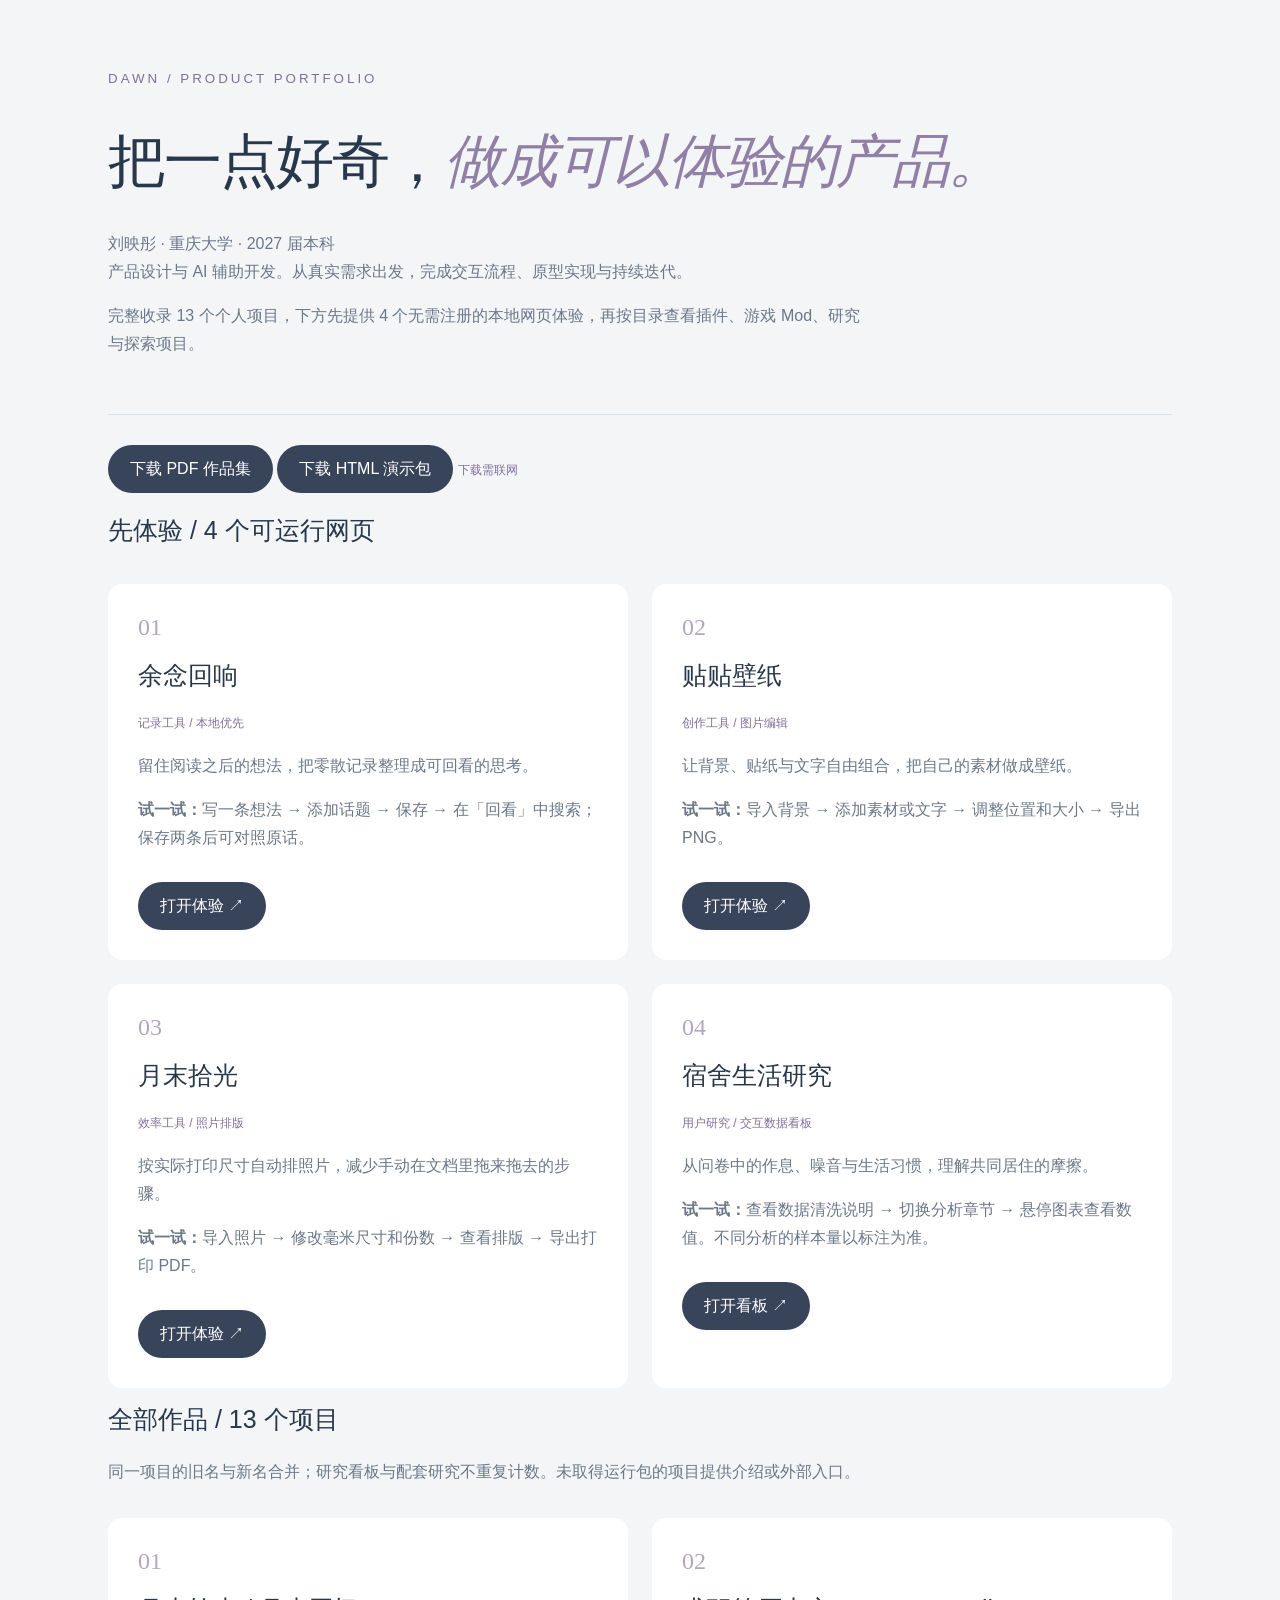
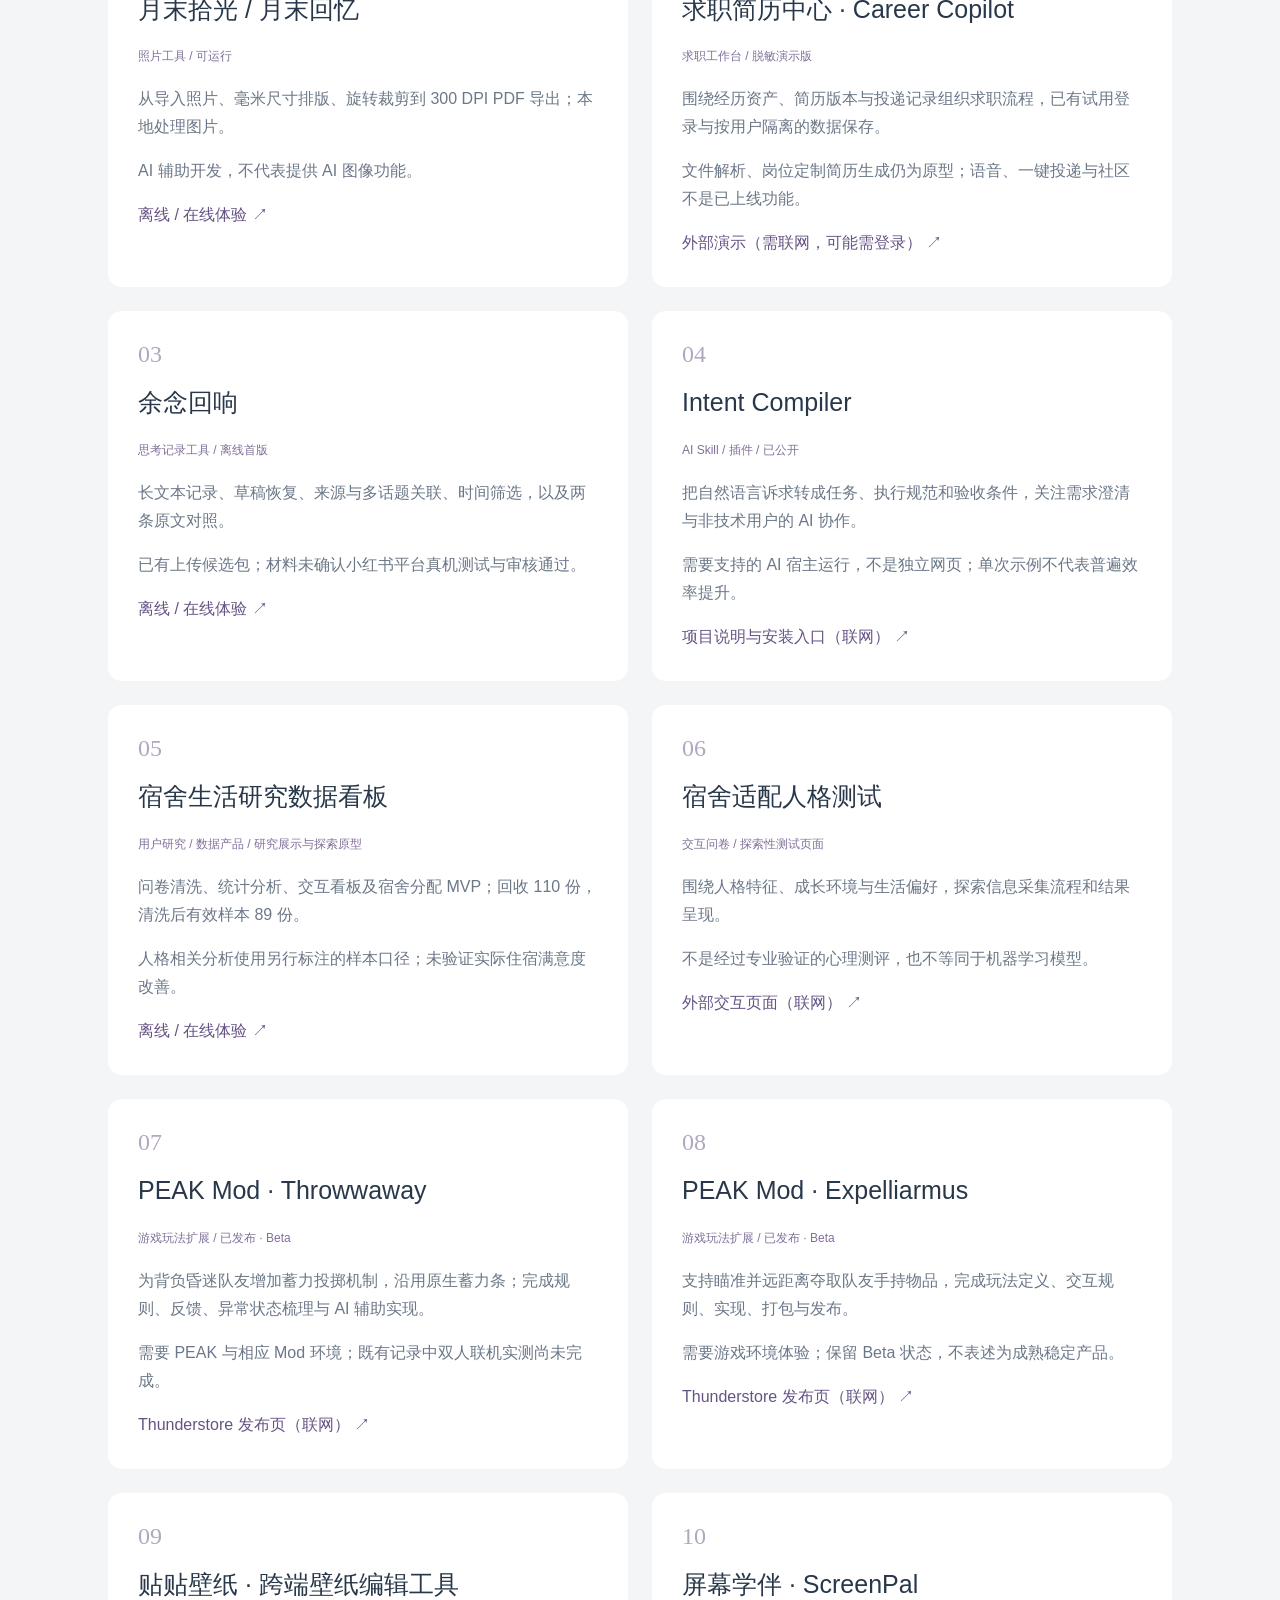
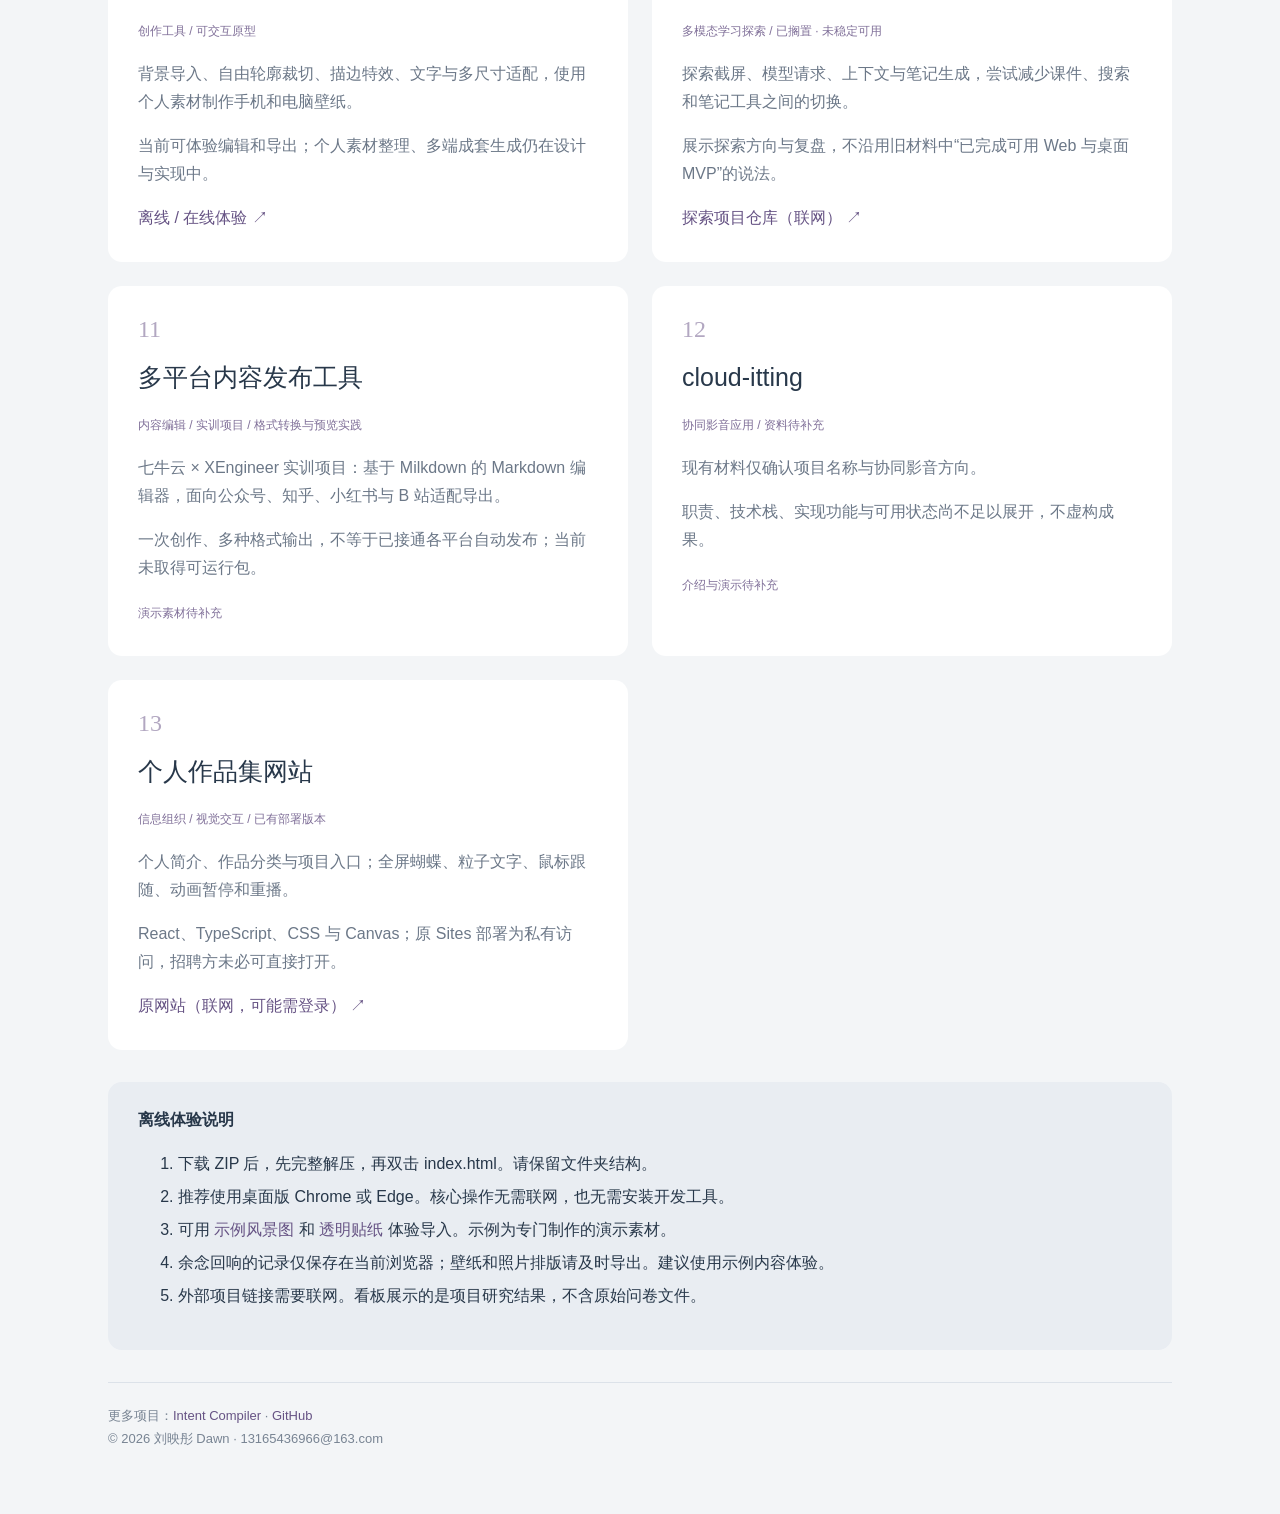
<file: index.html>
<!doctype html><html lang="zh-CN"><head><meta charset="utf-8"><meta name="viewport" content="width=device-width,initial-scale=1"><title>刘映彤 Dawn · 产品作品集</title><style>
*{box-sizing:border-box}body{margin:0;background:#f3f5f7;color:#28384a;font:16px/1.75 'Microsoft YaHei',sans-serif}main{max-width:1120px;margin:auto;padding:64px 28px}small{color:#807099;letter-spacing:3px}h1{font-size:clamp(32px,5vw,58px);font-weight:500;letter-spacing:-2px;margin:18px 0}h1 em{font:italic 1em Georgia;color:#9080a5}p{color:#6c7888;max-width:760px}.intro{padding-bottom:40px;border-bottom:1px solid #dce2e9}.grid{display:grid;grid-template-columns:1fr 1fr;gap:24px;margin-top:32px}article{padding:30px;background:white;border-radius:14px}h2{font-size:25px;font-weight:500;margin:10px 0}a{color:#665384;text-decoration:none}a:hover{text-decoration:underline}a:focus-visible{outline:2px solid #665384;outline-offset:5px}.launch{display:inline-block;margin-top:14px;background:#38445a;color:white;padding:10px 22px;border-radius:30px}.number{color:#b2a7c1;font:24px Georgia}.guide{background:#e9edf2;padding:24px 30px;border-radius:14px;margin:32px 0}.foot{font-size:13px;color:#788493;padding-top:22px;border-top:1px solid #dce2e9}.badge{font-size:12px;color:#807099}li{margin:5px 0}@media(max-width:650px){.grid{grid-template-columns:1fr}main{padding:32px 20px}}
</style></head><body><main><div class="intro"><small>DAWN / PRODUCT PORTFOLIO</small><h1>把一点好奇，<em>做成可以体验的产品。</em></h1><p>刘映彤 · 重庆大学 · 2027 届本科<br>产品设计与 AI 辅助开发。从真实需求出发，完成交互流程、原型实现与持续迭代。</p><p>完整收录 13 个个人项目，下方先提供 4 个无需注册的本地网页体验，再按目录查看插件、游戏 Mod、研究与探索项目。</p></div>
<p><a class="launch" href="https://github.com/dawwnforu/portfolio-showcase/releases/download/v1.2/portfolio.pdf">下载 PDF 作品集</a> <a class="launch" href="https://github.com/dawwnforu/portfolio-showcase/releases/download/v1.2/html-prototypes.zip">下载 HTML 演示包</a> <span class="badge">下载需联网</span></p><h2>先体验 / 4 个可运行网页</h2><div class="grid">
<article><span class="number">01</span><h2>余念回响</h2><span class="badge">记录工具 / 本地优先</span><p>留住阅读之后的想法，把零散记录整理成可回看的思考。</p><p><b>试一试：</b>写一条想法 → 添加话题 → 保存 → 在「回看」中搜索；保存两条后可对照原话。</p><a class="launch" href="echo/index.html">打开体验 ↗</a></article>
<article><span class="number">02</span><h2>贴贴壁纸</h2><span class="badge">创作工具 / 图片编辑</span><p>让背景、贴纸与文字自由组合，把自己的素材做成壁纸。</p><p><b>试一试：</b>导入背景 → 添加素材或文字 → 调整位置和大小 → 导出 PNG。</p><a class="launch" href="wallpaper/index.html">打开体验 ↗</a></article>
<article><span class="number">03</span><h2>月末拾光</h2><span class="badge">效率工具 / 照片排版</span><p>按实际打印尺寸自动排照片，减少手动在文档里拖来拖去的步骤。</p><p><b>试一试：</b>导入照片 → 修改毫米尺寸和份数 → 查看排版 → 导出打印 PDF。</p><a class="launch" href="month/index.html">打开体验 ↗</a></article>
<article><span class="number">04</span><h2>宿舍生活研究</h2><span class="badge">用户研究 / 交互数据看板</span><p>从问卷中的作息、噪音与生活习惯，理解共同居住的摩擦。</p><p><b>试一试：</b>查看数据清洗说明 → 切换分析章节 → 悬停图表查看数值。不同分析的样本量以标注为准。</p><a class="launch" href="dorm/index.html">打开看板 ↗</a></article>
</div><section id="all-projects"><h2>全部作品 / 13 个项目</h2><p>同一项目的旧名与新名合并；研究看板与配套研究不重复计数。未取得运行包的项目提供介绍或外部入口。</p><div class="grid"><article><span class="number">01</span><h2>月末拾光 / 月末回忆</h2><span class="badge">照片工具 / 可运行</span><p>从导入照片、毫米尺寸排版、旋转裁剪到 300 DPI PDF 导出；本地处理图片。</p><p>AI 辅助开发，不代表提供 AI 图像功能。</p><a href="month/index.html">离线 / 在线体验 ↗</a></article><article><span class="number">02</span><h2>求职简历中心 · Career Copilot</h2><span class="badge">求职工作台 / 脱敏演示版</span><p>围绕经历资产、简历版本与投递记录组织求职流程，已有试用登录与按用户隔离的数据保存。</p><p>文件解析、岗位定制简历生成仍为原型；语音、一键投递与社区不是已上线功能。</p><a href="https://dawn-career-copilot.dawwnforu.chatgpt.site/">外部演示（需联网，可能需登录） ↗</a></article><article><span class="number">03</span><h2>余念回响</h2><span class="badge">思考记录工具 / 离线首版</span><p>长文本记录、草稿恢复、来源与多话题关联、时间筛选，以及两条原文对照。</p><p>已有上传候选包；材料未确认小红书平台真机测试与审核通过。</p><a href="echo/index.html">离线 / 在线体验 ↗</a></article><article><span class="number">04</span><h2>Intent Compiler</h2><span class="badge">AI Skill / 插件 / 已公开</span><p>把自然语言诉求转成任务、执行规范和验收条件，关注需求澄清与非技术用户的 AI 协作。</p><p>需要支持的 AI 宿主运行，不是独立网页；单次示例不代表普遍效率提升。</p><a href="https://github.com/dawwnforu/intent-compiler-skill">项目说明与安装入口（联网） ↗</a></article><article><span class="number">05</span><h2>宿舍生活研究数据看板</h2><span class="badge">用户研究 / 数据产品 / 研究展示与探索原型</span><p>问卷清洗、统计分析、交互看板及宿舍分配 MVP；回收 110 份，清洗后有效样本 89 份。</p><p>人格相关分析使用另行标注的样本口径；未验证实际住宿满意度改善。</p><a href="dorm/index.html">离线 / 在线体验 ↗</a></article><article><span class="number">06</span><h2>宿舍适配人格测试</h2><span class="badge">交互问卷 / 探索性测试页面</span><p>围绕人格特征、成长环境与生活偏好，探索信息采集流程和结果呈现。</p><p>不是经过专业验证的心理测评，也不等同于机器学习模型。</p><a href="https://dawwnforu.github.io/dorm-personality-test/">外部交互页面（联网） ↗</a></article><article><span class="number">07</span><h2>PEAK Mod · Throwwaway</h2><span class="badge">游戏玩法扩展 / 已发布 · Beta</span><p>为背负昏迷队友增加蓄力投掷机制，沿用原生蓄力条；完成规则、反馈、异常状态梳理与 AI 辅助实现。</p><p>需要 PEAK 与相应 Mod 环境；既有记录中双人联机实测尚未完成。</p><a href="https://thunderstore.io/c/peak/p/dawwnforu/">Thunderstore 发布页（联网） ↗</a></article><article><span class="number">08</span><h2>PEAK Mod · Expelliarmus</h2><span class="badge">游戏玩法扩展 / 已发布 · Beta</span><p>支持瞄准并远距离夺取队友手持物品，完成玩法定义、交互规则、实现、打包与发布。</p><p>需要游戏环境体验；保留 Beta 状态，不表述为成熟稳定产品。</p><a href="https://thunderstore.io/c/peak/p/dawwnforu/">Thunderstore 发布页（联网） ↗</a></article><article><span class="number">09</span><h2>贴贴壁纸 · 跨端壁纸编辑工具</h2><span class="badge">创作工具 / 可交互原型</span><p>背景导入、自由轮廓裁切、描边特效、文字与多尺寸适配，使用个人素材制作手机和电脑壁纸。</p><p>当前可体验编辑和导出；个人素材整理、多端成套生成仍在设计与实现中。</p><a href="wallpaper/index.html">离线 / 在线体验 ↗</a></article><article><span class="number">10</span><h2>屏幕学伴 · ScreenPal</h2><span class="badge">多模态学习探索 / 已搁置 · 未稳定可用</span><p>探索截屏、模型请求、上下文与笔记生成，尝试减少课件、搜索和笔记工具之间的切换。</p><p>展示探索方向与复盘，不沿用旧材料中“已完成可用 Web 与桌面 MVP”的说法。</p><a href="https://github.com/dawwnforu/ScreenPal">探索项目仓库（联网） ↗</a></article><article><span class="number">11</span><h2>多平台内容发布工具</h2><span class="badge">内容编辑 / 实训项目 / 格式转换与预览实践</span><p>七牛云 × XEngineer 实训项目：基于 Milkdown 的 Markdown 编辑器，面向公众号、知乎、小红书与 B 站适配导出。</p><p>一次创作、多种格式输出，不等于已接通各平台自动发布；当前未取得可运行包。</p><span class="badge">演示素材待补充</span></article><article><span class="number">12</span><h2>cloud-itting</h2><span class="badge">协同影音应用 / 资料待补充</span><p>现有材料仅确认项目名称与协同影音方向。</p><p>职责、技术栈、实现功能与可用状态尚不足以展开，不虚构成果。</p><span class="badge">介绍与演示待补充</span></article><article><span class="number">13</span><h2>个人作品集网站</h2><span class="badge">信息组织 / 视觉交互 / 已有部署版本</span><p>个人简介、作品分类与项目入口；全屏蝴蝶、粒子文字、鼠标跟随、动画暂停和重播。</p><p>React、TypeScript、CSS 与 Canvas；原 Sites 部署为私有访问，招聘方未必可直接打开。</p><a href="https://dawn-butterfly-portfolio.dawwnforu.chatgpt.site/">原网站（联网，可能需登录） ↗</a></article></div></section><div class="guide"><b>离线体验说明</b><ol><li>下载 ZIP 后，先完整解压，再双击 index.html。请保留文件夹结构。</li><li>推荐使用桌面版 Chrome 或 Edge。核心操作无需联网，也无需安装开发工具。</li><li>可用 <a href="assets/sample-landscape.png" download>示例风景图</a> 和 <a href="assets/sample-sticker.png" download>透明贴纸</a> 体验导入。示例为专门制作的演示素材。</li><li>余念回响的记录仅保存在当前浏览器；壁纸和照片排版请及时导出。建议使用示例内容体验。</li><li>外部项目链接需要联网。看板展示的是项目研究结果，不含原始问卷文件。</li></ol></div>
<div class="foot">更多项目：<a href="https://github.com/dawwnforu/intent-compiler-skill" target="_blank" rel="noreferrer">Intent Compiler</a> · <a href="https://github.com/dawwnforu" target="_blank" rel="noreferrer">GitHub</a><br>© 2026 刘映彤 Dawn · 13165436966@163.com</div></main></body></html>
</file>
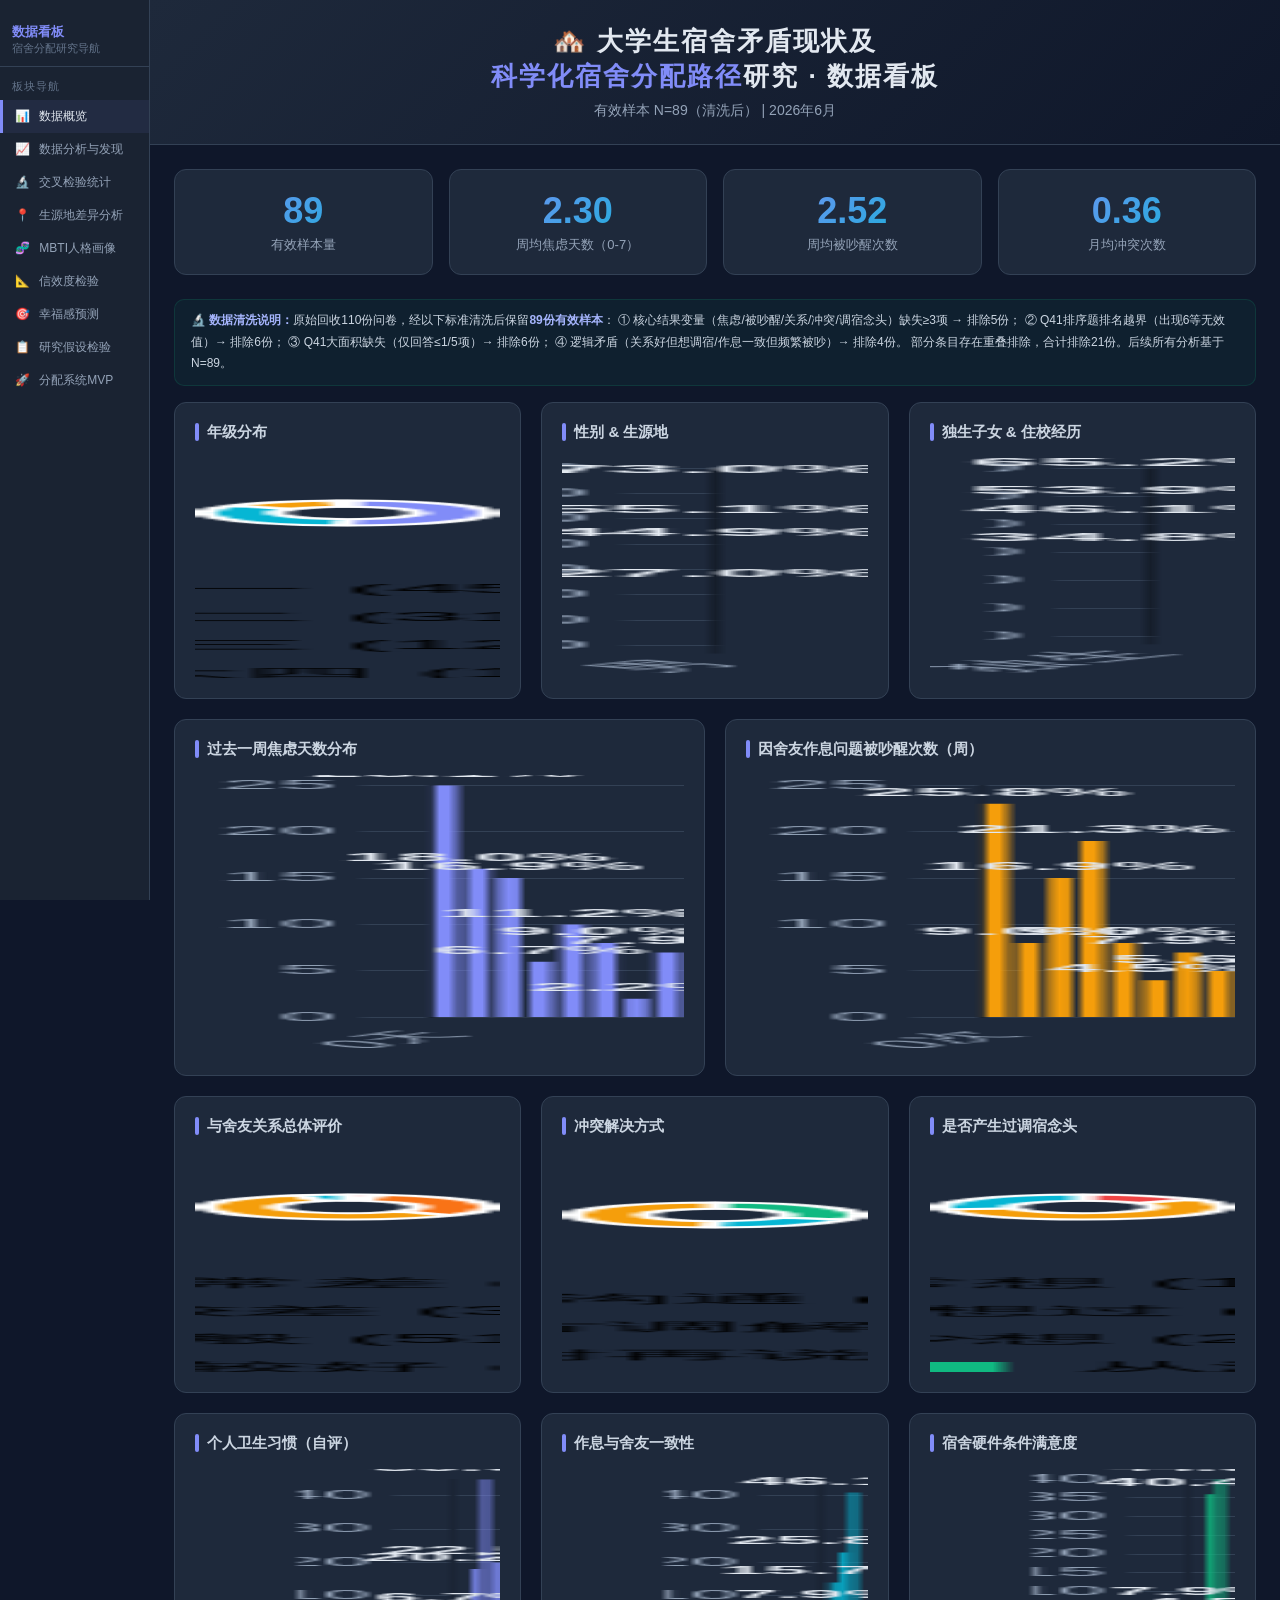
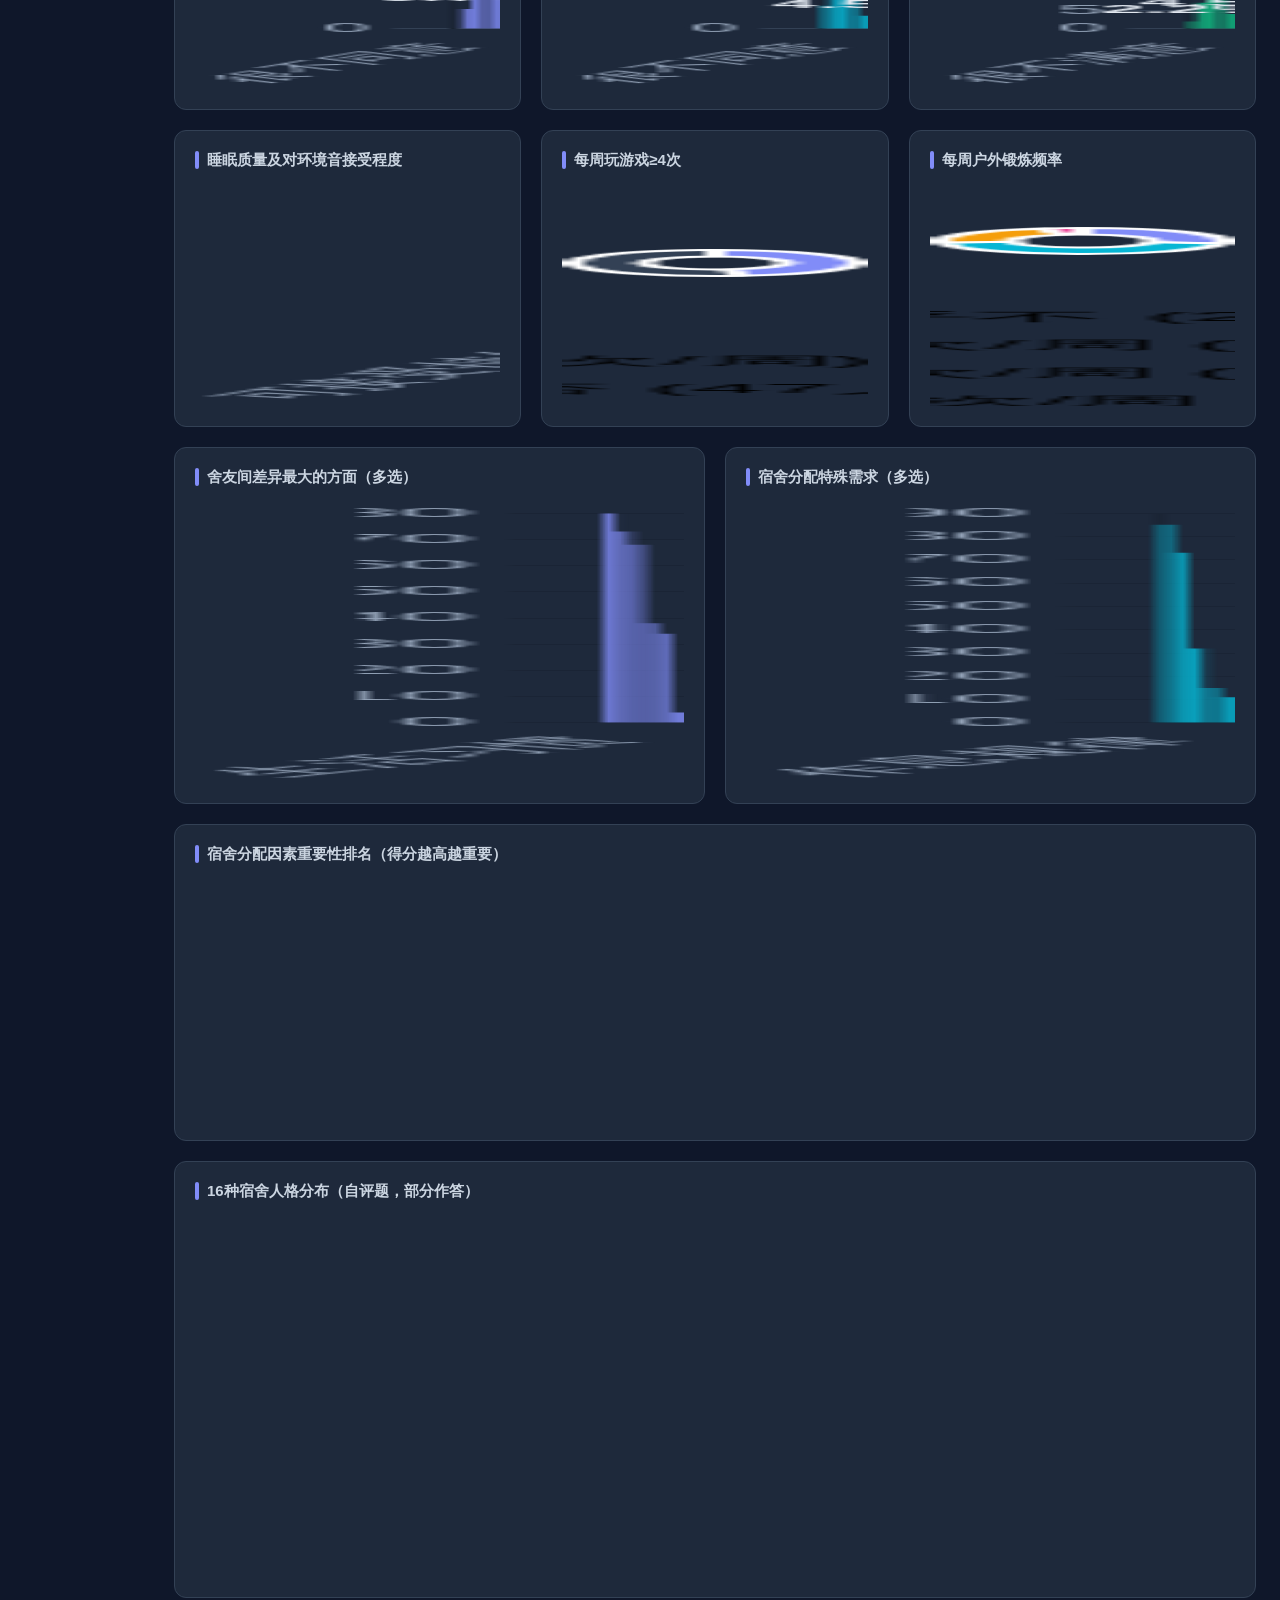
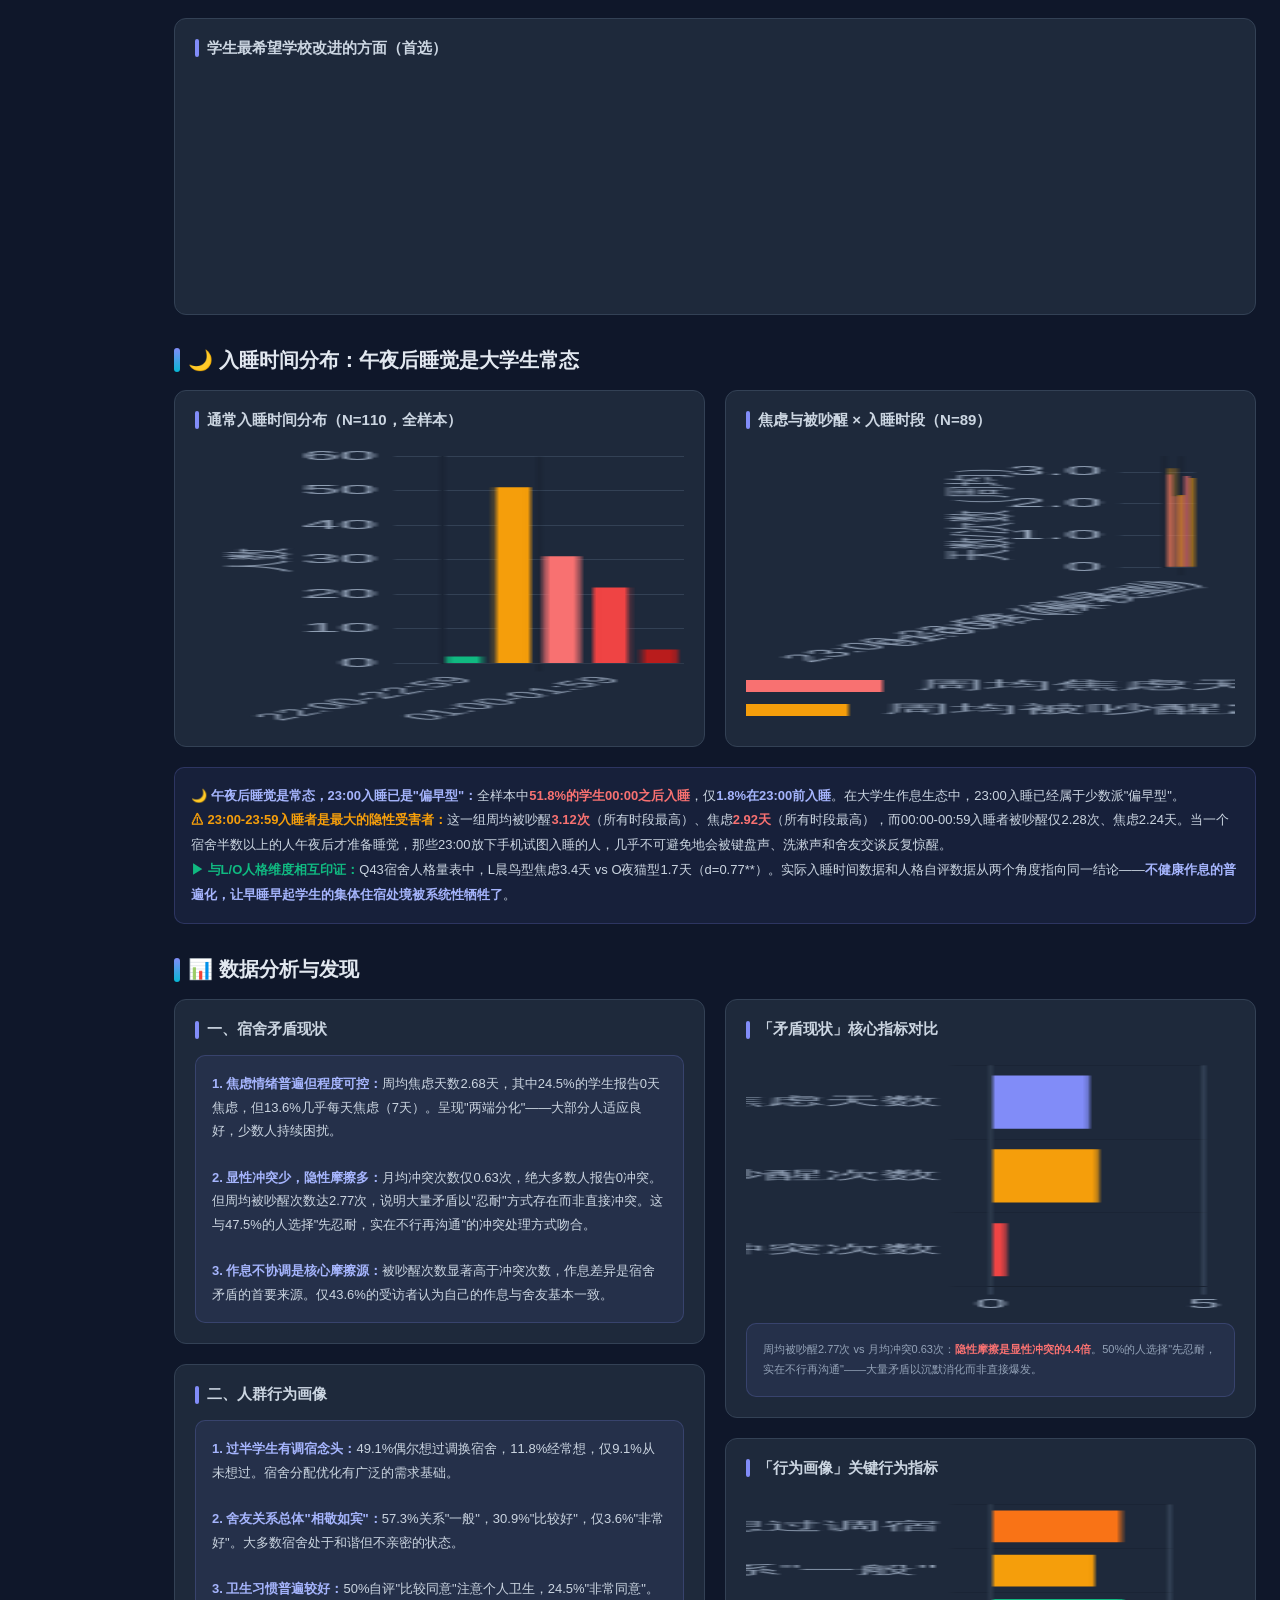
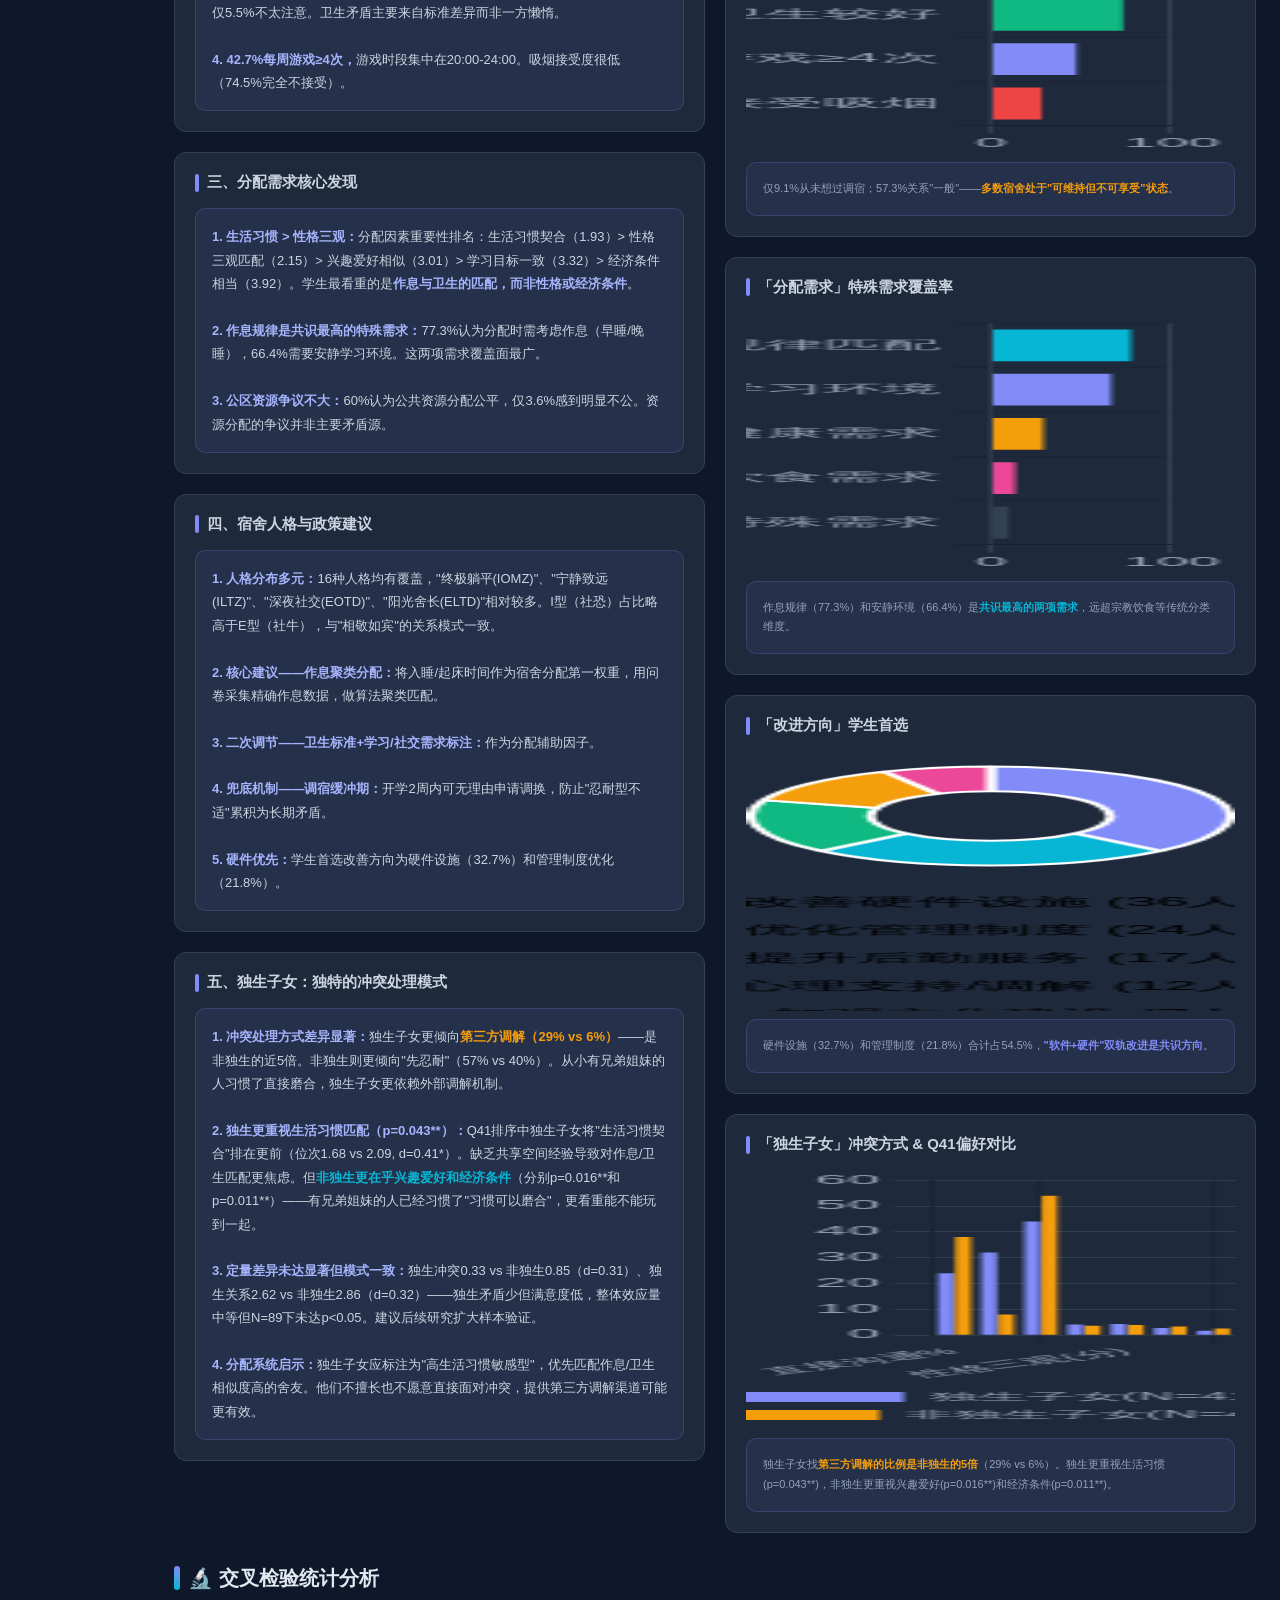
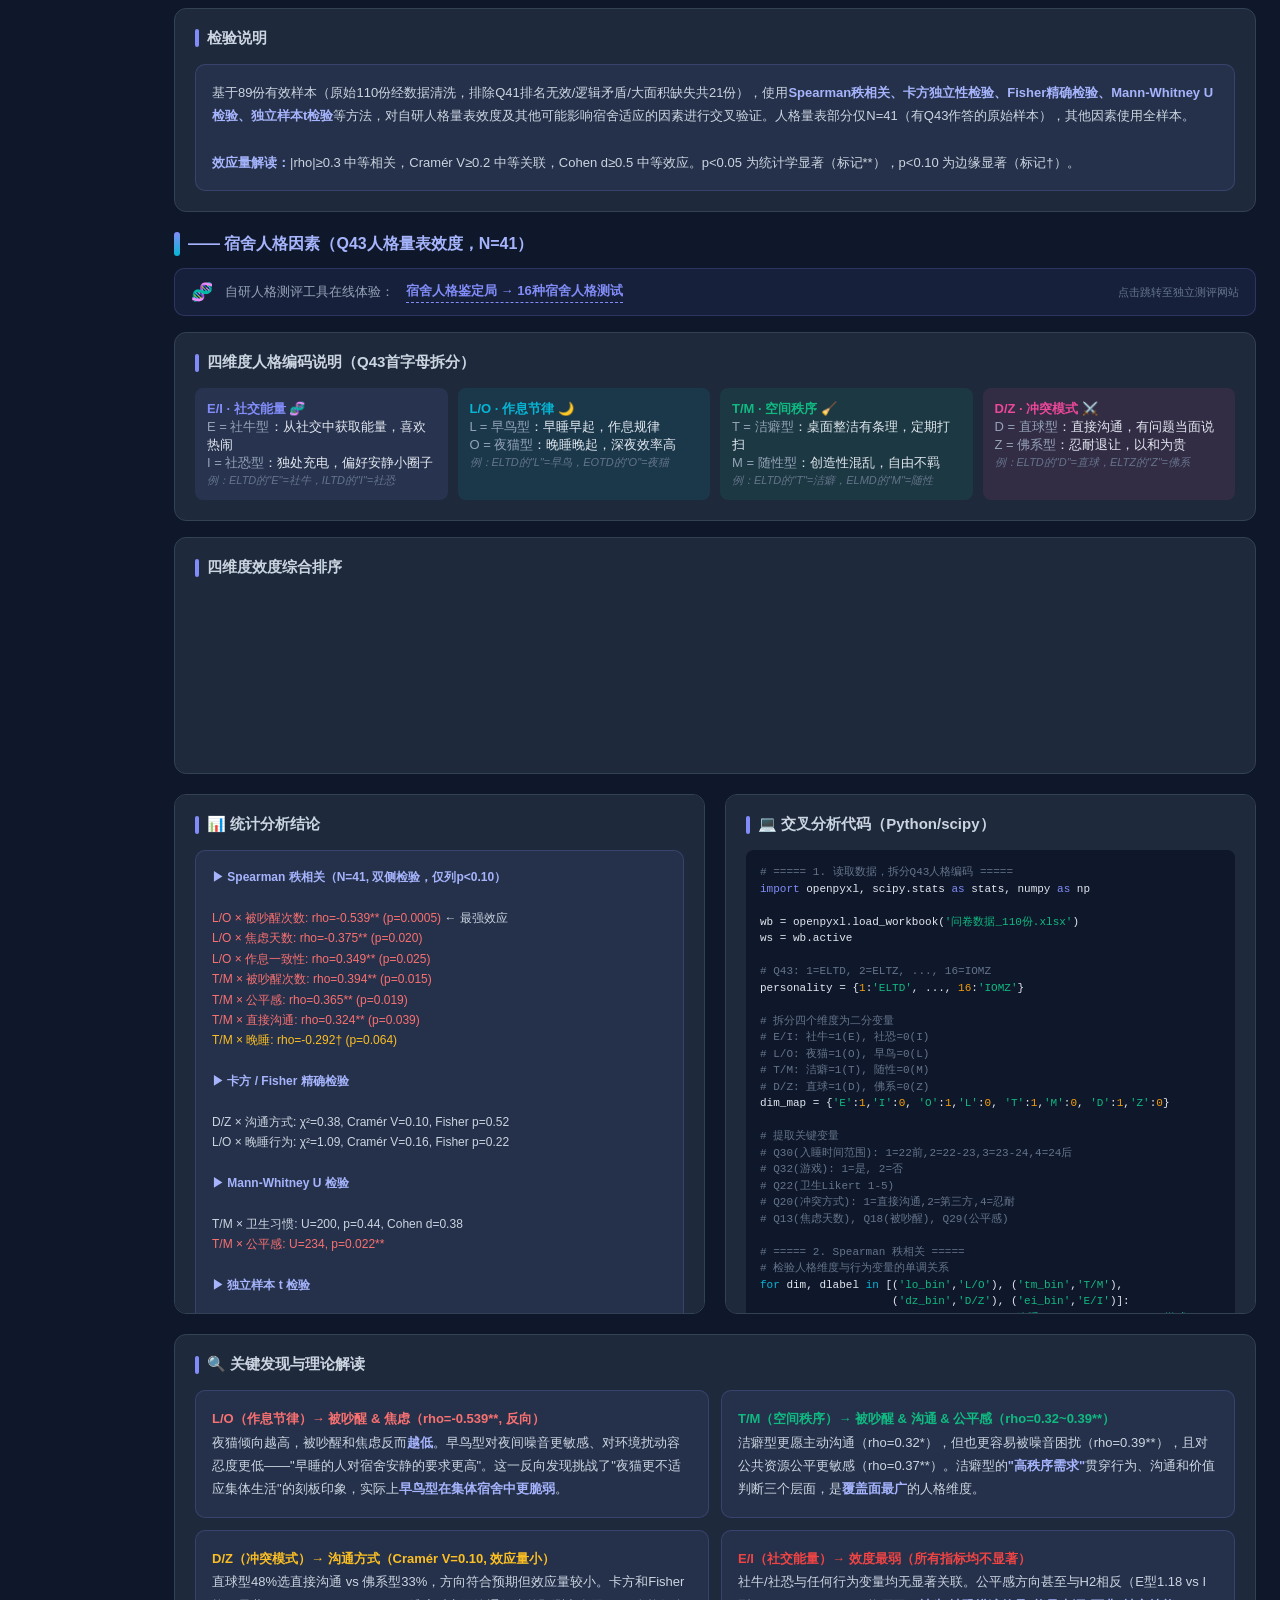
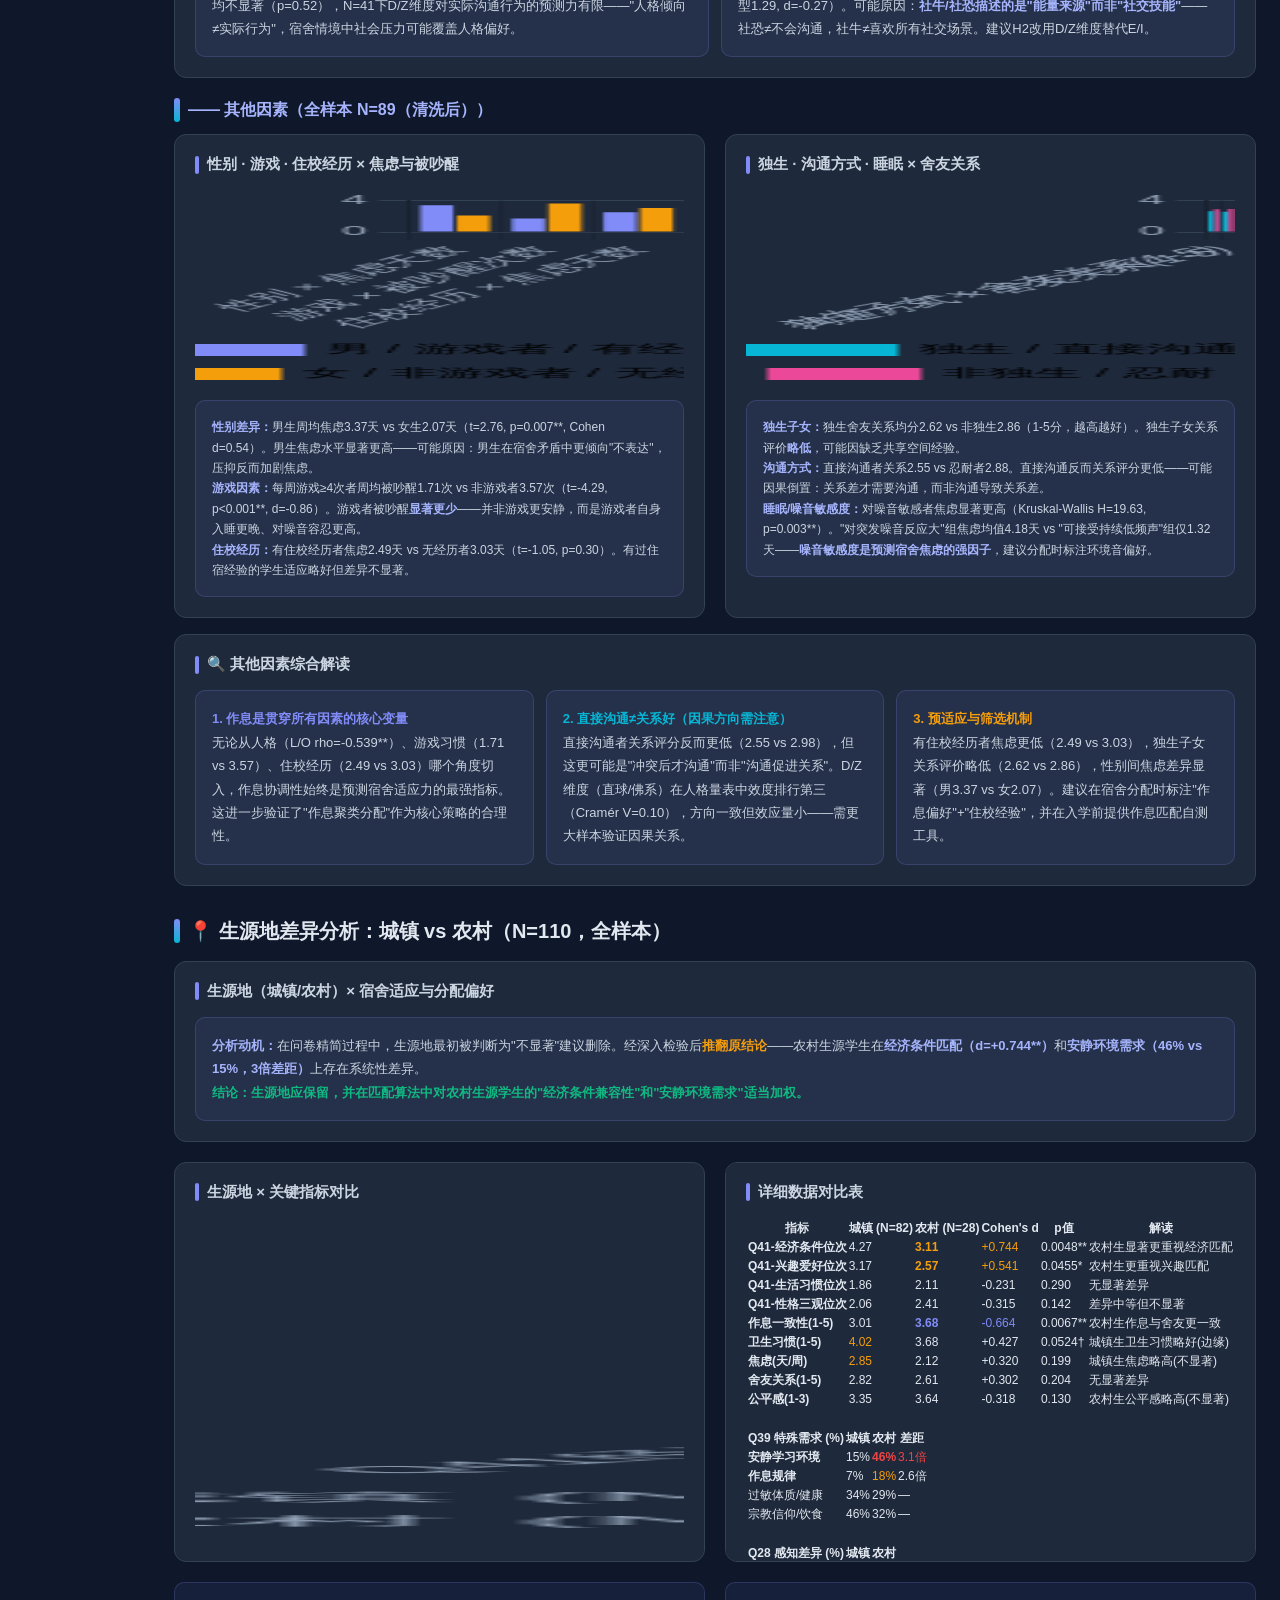
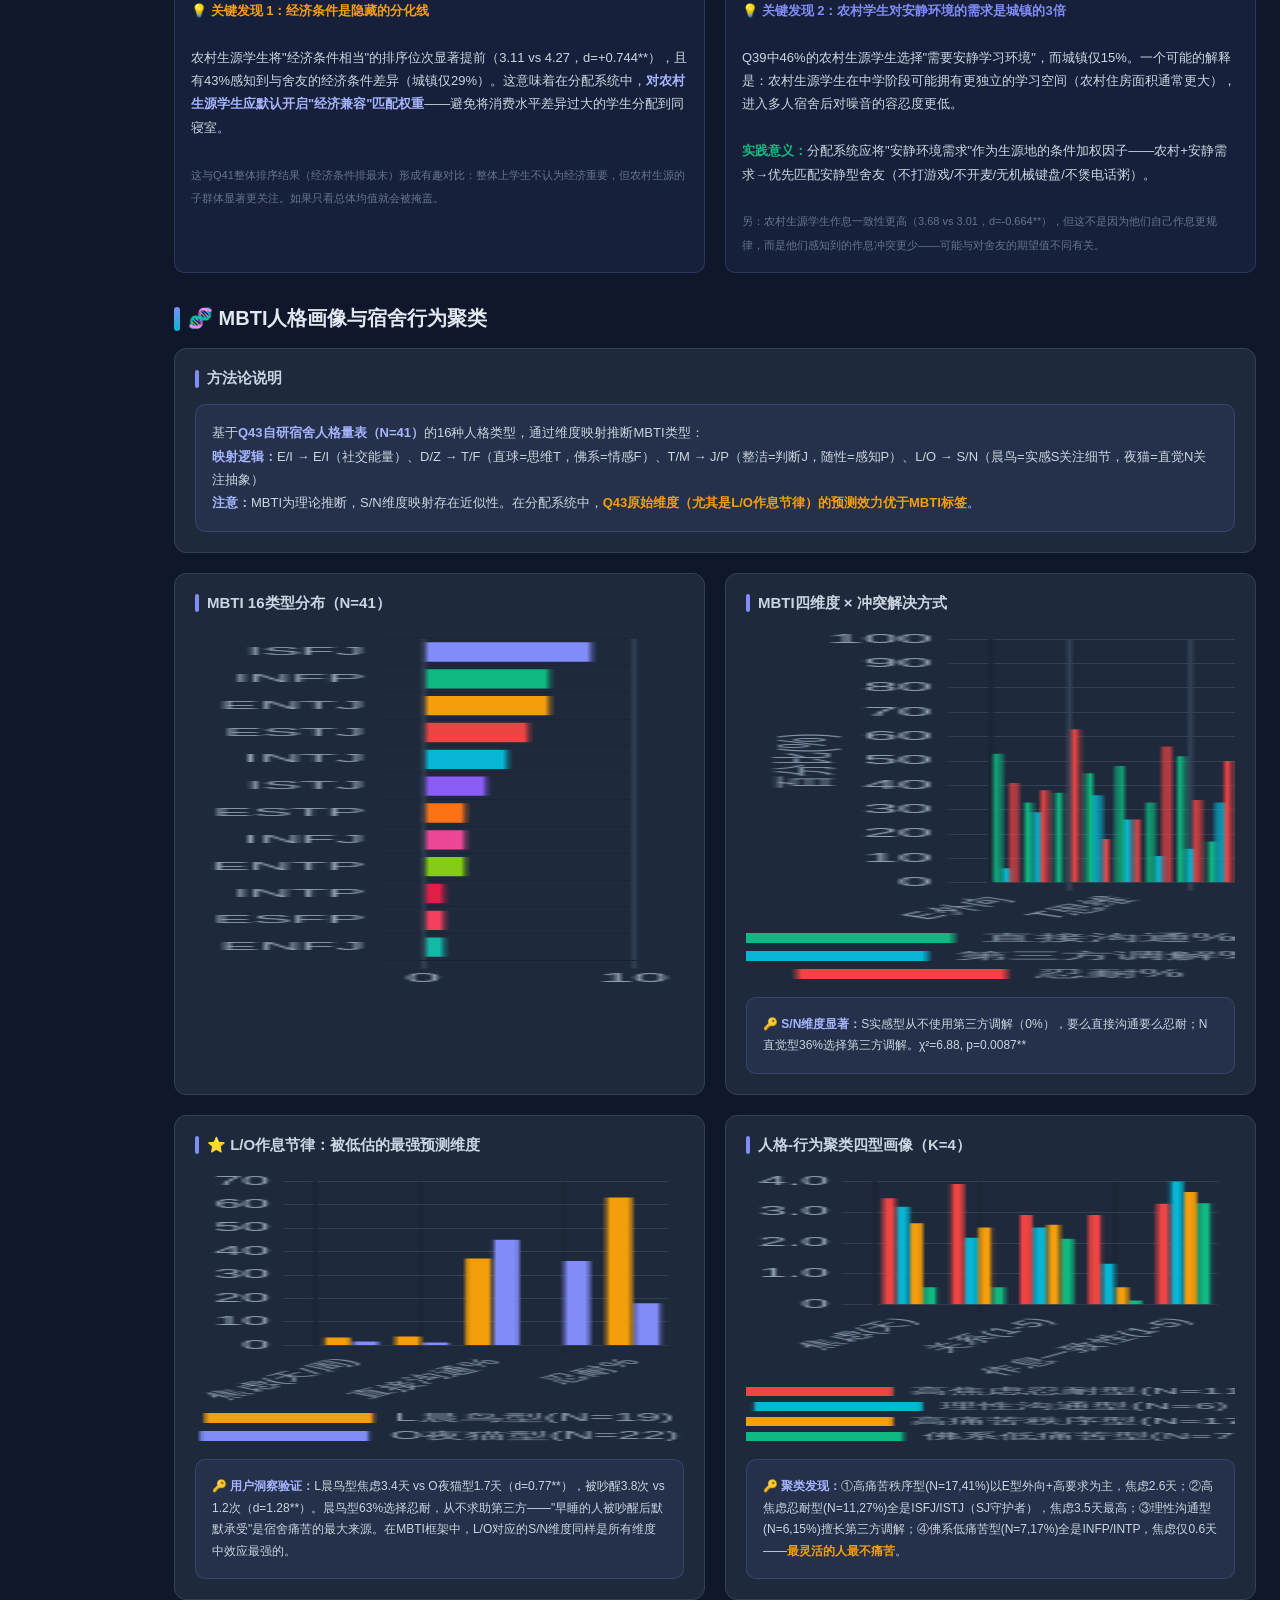
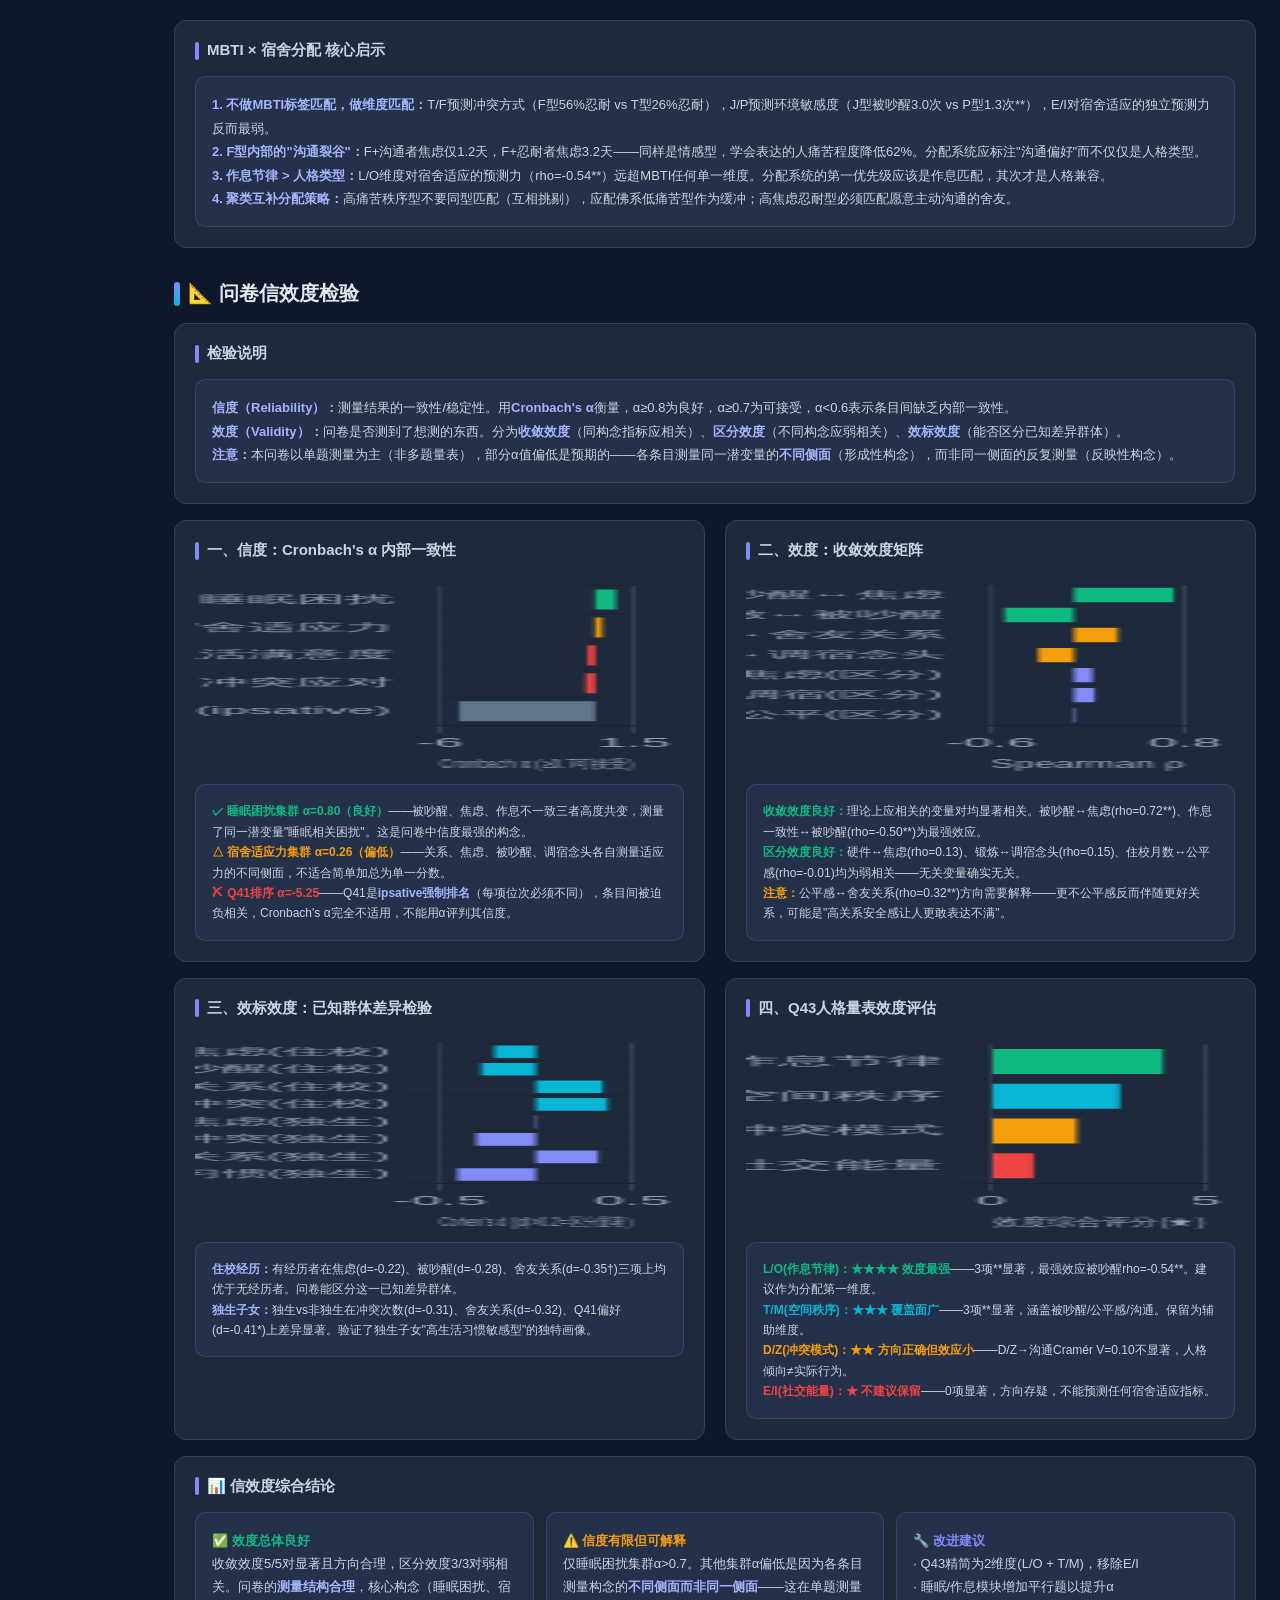
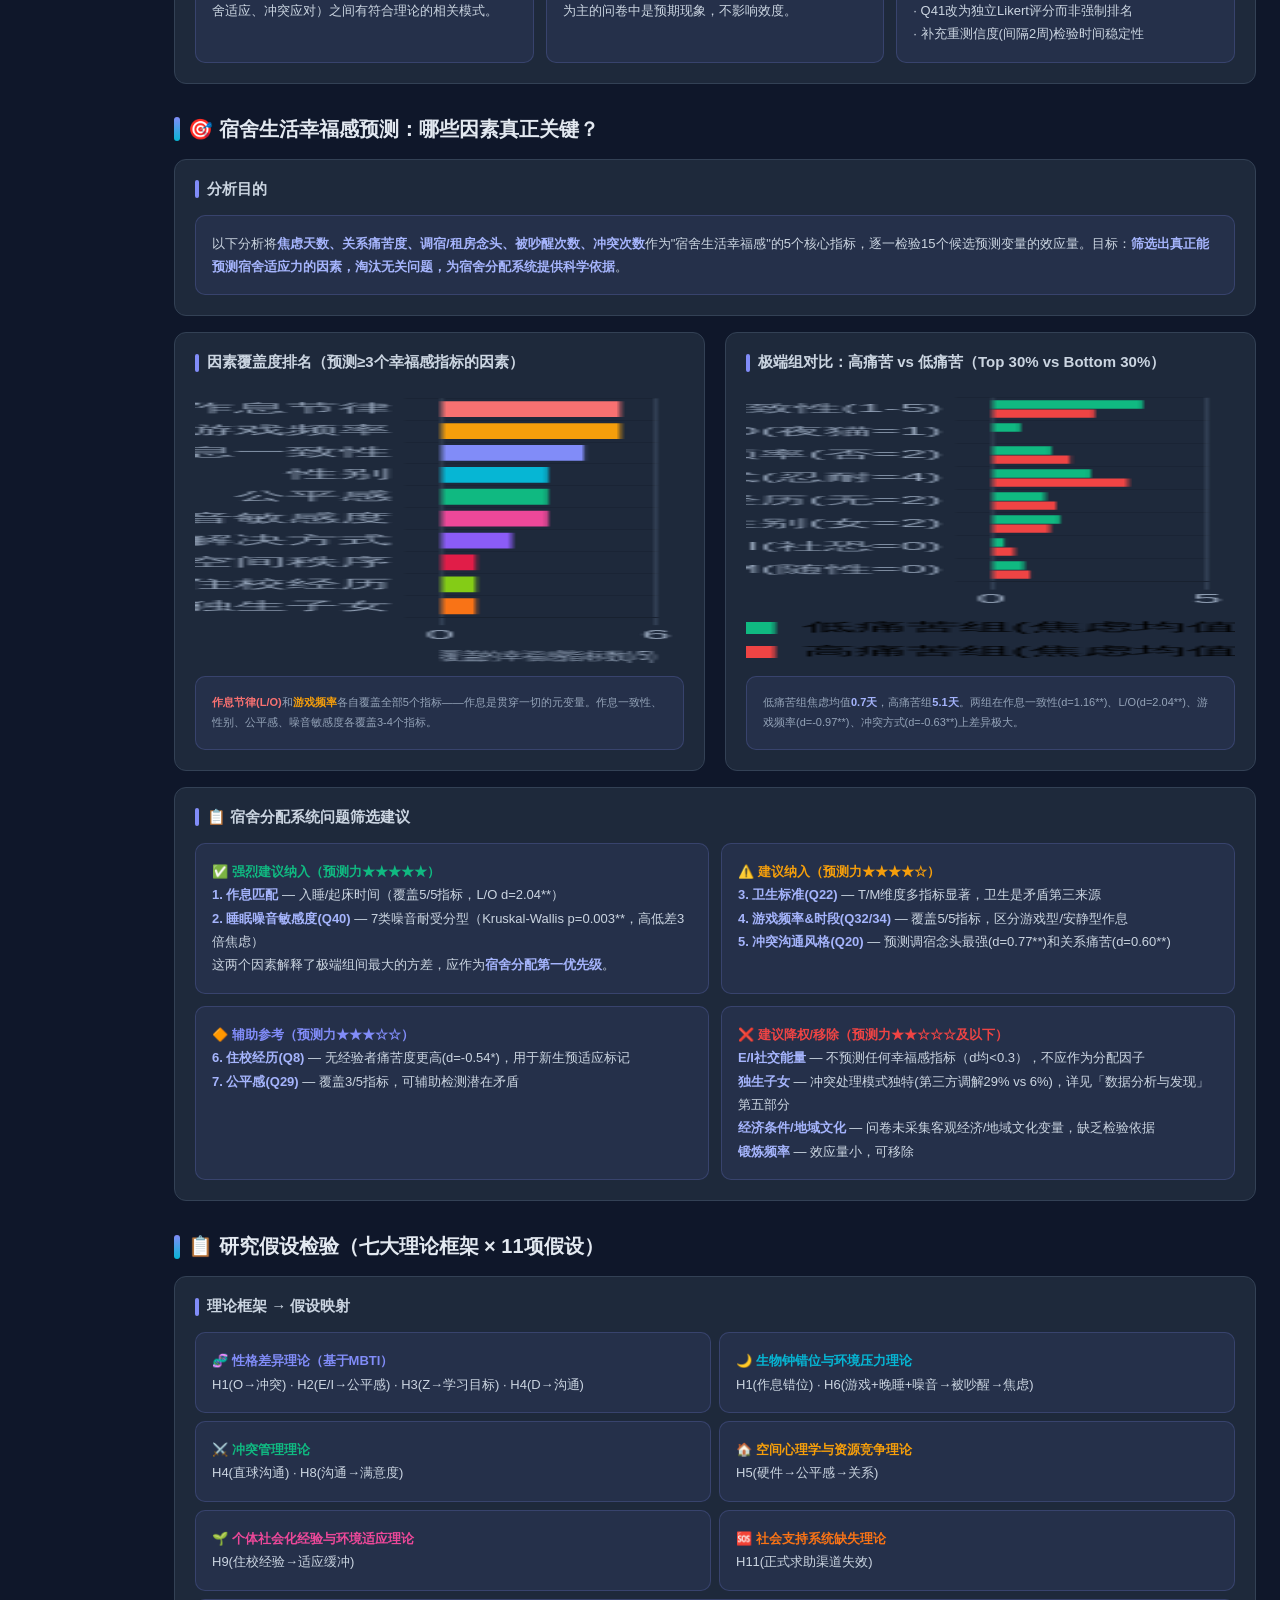
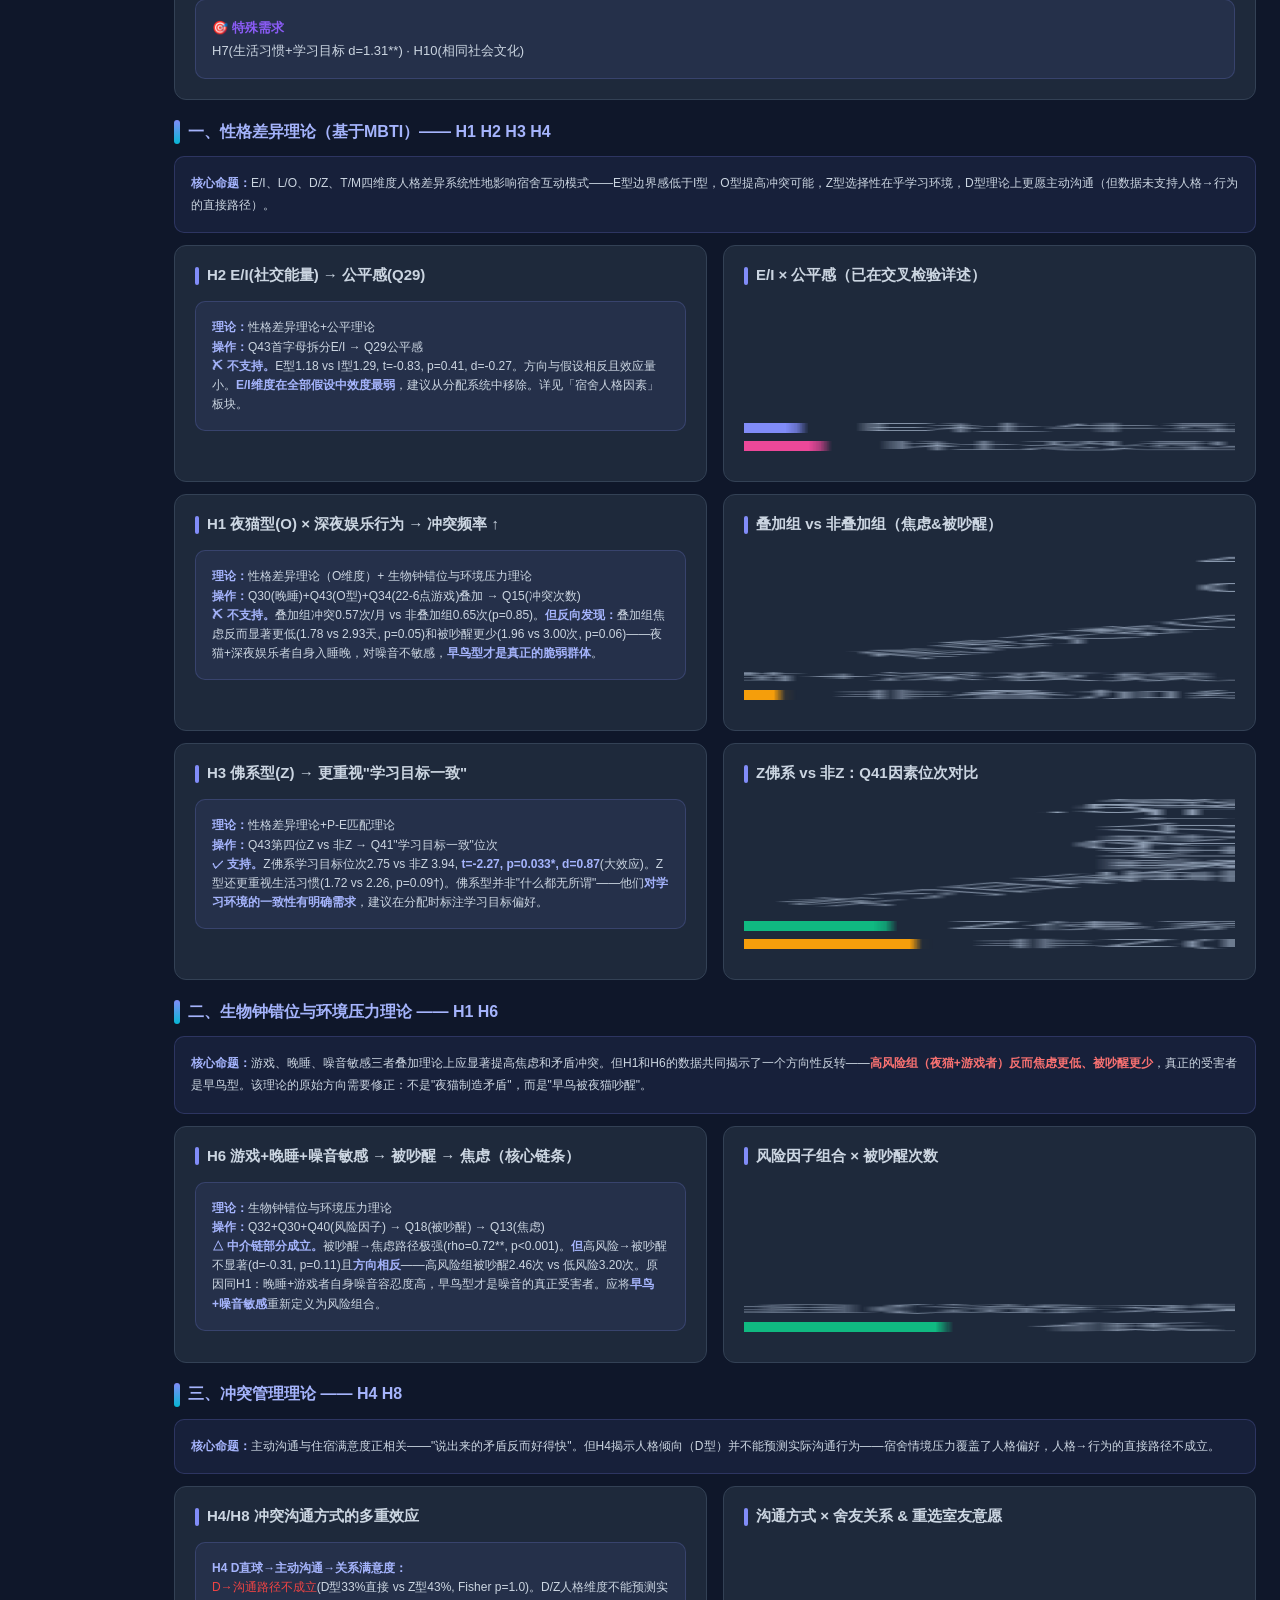
<file: dorm/index.html>
﻿<!DOCTYPE html>
<html lang="zh-CN">
<head>
<meta charset="UTF-8">
<meta name="viewport" content="width=device-width, initial-scale=1.0">
<title>宿舍分配研究 · 数据看板</title>
<script>
/**
 * Skipped minification because the original files appears to be already minified.
 * Original file: /npm/chart.js@4.4.0/dist/chart.umd.js
 *
 * Do NOT use SRI with dynamically generated files! More information: https://www.jsdelivr.com/using-sri-with-dynamic-files
 */
/*!
 * Chart.js v4.4.0
 * https://www.chartjs.org
 * (c) 2023 Chart.js Contributors
 * Released under the MIT License
 */
!function(t,e){"object"==typeof exports&&"undefined"!=typeof module?module.exports=e():"function"==typeof define&&define.amd?define(e):(t="undefined"!=typeof globalThis?globalThis:t||self).Chart=e()}(this,(function(){"use strict";var t=Object.freeze({__proto__:null,get Colors(){return Go},get Decimation(){return Qo},get Filler(){return ma},get Legend(){return ya},get SubTitle(){return ka},get Title(){return Ma},get Tooltip(){return Ba}});function e(){}const i=(()=>{let t=0;return()=>t++})();function s(t){return null==t}function n(t){if(Array.isArray&&Array.isArray(t))return!0;const e=Object.prototype.toString.call(t);return"[object"===e.slice(0,7)&&"Array]"===e.slice(-6)}function o(t){return null!==t&&"[object Object]"===Object.prototype.toString.call(t)}function a(t){return("number"==typeof t||t instanceof Number)&&isFinite(+t)}function r(t,e){return a(t)?t:e}function l(t,e){return void 0===t?e:t}const h=(t,e)=>"string"==typeof t&&t.endsWith("%")?parseFloat(t)/100:+t/e,c=(t,e)=>"string"==typeof t&&t.endsWith("%")?parseFloat(t)/100*e:+t;function d(t,e,i){if(t&&"function"==typeof t.call)return t.apply(i,e)}function u(t,e,i,s){let a,r,l;if(n(t))if(r=t.length,s)for(a=r-1;a>=0;a--)e.call(i,t[a],a);else for(a=0;a<r;a++)e.call(i,t[a],a);else if(o(t))for(l=Object.keys(t),r=l.length,a=0;a<r;a++)e.call(i,t[l[a]],l[a])}function f(t,e){let i,s,n,o;if(!t||!e||t.length!==e.length)return!1;for(i=0,s=t.length;i<s;++i)if(n=t[i],o=e[i],n.datasetIndex!==o.datasetIndex||n.index!==o.index)return!1;return!0}function g(t){if(n(t))return t.map(g);if(o(t)){const e=Object.create(null),i=Object.keys(t),s=i.length;let n=0;for(;n<s;++n)e[i[n]]=g(t[i[n]]);return e}return t}function p(t){return-1===["__proto__","prototype","constructor"].indexOf(t)}function m(t,e,i,s){if(!p(t))return;const n=e[t],a=i[t];o(n)&&o(a)?b(n,a,s):e[t]=g(a)}function b(t,e,i){const s=n(e)?e:[e],a=s.length;if(!o(t))return t;const r=(i=i||{}).merger||m;let l;for(let e=0;e<a;++e){if(l=s[e],!o(l))continue;const n=Object.keys(l);for(let e=0,s=n.length;e<s;++e)r(n[e],t,l,i)}return t}function x(t,e){return b(t,e,{merger:_})}function _(t,e,i){if(!p(t))return;const s=e[t],n=i[t];o(s)&&o(n)?x(s,n):Object.prototype.hasOwnProperty.call(e,t)||(e[t]=g(n))}const y={"":t=>t,x:t=>t.x,y:t=>t.y};function v(t){const e=t.split("."),i=[];let s="";for(const t of e)s+=t,s.endsWith("\\")?s=s.slice(0,-1)+".":(i.push(s),s="");return i}function M(t,e){const i=y[e]||(y[e]=function(t){const e=v(t);return t=>{for(const i of e){if(""===i)break;t=t&&t[i]}return t}}(e));return i(t)}function w(t){return t.charAt(0).toUpperCase()+t.slice(1)}const k=t=>void 0!==t,S=t=>"function"==typeof t,P=(t,e)=>{if(t.size!==e.size)return!1;for(const i of t)if(!e.has(i))return!1;return!0};function D(t){return"mouseup"===t.type||"click"===t.type||"contextmenu"===t.type}const C=Math.PI,O=2*C,A=O+C,T=Number.POSITIVE_INFINITY,L=C/180,E=C/2,R=C/4,I=2*C/3,z=Math.log10,F=Math.sign;function V(t,e,i){return Math.abs(t-e)<i}function B(t){const e=Math.round(t);t=V(t,e,t/1e3)?e:t;const i=Math.pow(10,Math.floor(z(t))),s=t/i;return(s<=1?1:s<=2?2:s<=5?5:10)*i}function W(t){const e=[],i=Math.sqrt(t);let s;for(s=1;s<i;s++)t%s==0&&(e.push(s),e.push(t/s));return i===(0|i)&&e.push(i),e.sort(((t,e)=>t-e)).pop(),e}function N(t){return!isNaN(parseFloat(t))&&isFinite(t)}function H(t,e){const i=Math.round(t);return i-e<=t&&i+e>=t}function j(t,e,i){let s,n,o;for(s=0,n=t.length;s<n;s++)o=t[s][i],isNaN(o)||(e.min=Math.min(e.min,o),e.max=Math.max(e.max,o))}function $(t){return t*(C/180)}function Y(t){return t*(180/C)}function U(t){if(!a(t))return;let e=1,i=0;for(;Math.round(t*e)/e!==t;)e*=10,i++;return i}function X(t,e){const i=e.x-t.x,s=e.y-t.y,n=Math.sqrt(i*i+s*s);let o=Math.atan2(s,i);return o<-.5*C&&(o+=O),{angle:o,distance:n}}function q(t,e){return Math.sqrt(Math.pow(e.x-t.x,2)+Math.pow(e.y-t.y,2))}function K(t,e){return(t-e+A)%O-C}function G(t){return(t%O+O)%O}function Z(t,e,i,s){const n=G(t),o=G(e),a=G(i),r=G(o-n),l=G(a-n),h=G(n-o),c=G(n-a);return n===o||n===a||s&&o===a||r>l&&h<c}function J(t,e,i){return Math.max(e,Math.min(i,t))}function Q(t){return J(t,-32768,32767)}function tt(t,e,i,s=1e-6){return t>=Math.min(e,i)-s&&t<=Math.max(e,i)+s}function et(t,e,i){i=i||(i=>t[i]<e);let s,n=t.length-1,o=0;for(;n-o>1;)s=o+n>>1,i(s)?o=s:n=s;return{lo:o,hi:n}}const it=(t,e,i,s)=>et(t,i,s?s=>{const n=t[s][e];return n<i||n===i&&t[s+1][e]===i}:s=>t[s][e]<i),st=(t,e,i)=>et(t,i,(s=>t[s][e]>=i));function nt(t,e,i){let s=0,n=t.length;for(;s<n&&t[s]<e;)s++;for(;n>s&&t[n-1]>i;)n--;return s>0||n<t.length?t.slice(s,n):t}const ot=["push","pop","shift","splice","unshift"];function at(t,e){t._chartjs?t._chartjs.listeners.push(e):(Object.defineProperty(t,"_chartjs",{configurable:!0,enumerable:!1,value:{listeners:[e]}}),ot.forEach((e=>{const i="_onData"+w(e),s=t[e];Object.defineProperty(t,e,{configurable:!0,enumerable:!1,value(...e){const n=s.apply(this,e);return t._chartjs.listeners.forEach((t=>{"function"==typeof t[i]&&t[i](...e)})),n}})})))}function rt(t,e){const i=t._chartjs;if(!i)return;const s=i.listeners,n=s.indexOf(e);-1!==n&&s.splice(n,1),s.length>0||(ot.forEach((e=>{delete t[e]})),delete t._chartjs)}function lt(t){const e=new Set(t);return e.size===t.length?t:Array.from(e)}const ht="undefined"==typeof window?function(t){return t()}:window.requestAnimationFrame;function ct(t,e){let i=[],s=!1;return function(...n){i=n,s||(s=!0,ht.call(window,(()=>{s=!1,t.apply(e,i)})))}}function dt(t,e){let i;return function(...s){return e?(clearTimeout(i),i=setTimeout(t,e,s)):t.apply(this,s),e}}const ut=t=>"start"===t?"left":"end"===t?"right":"center",ft=(t,e,i)=>"start"===t?e:"end"===t?i:(e+i)/2,gt=(t,e,i,s)=>t===(s?"left":"right")?i:"center"===t?(e+i)/2:e;function pt(t,e,i){const s=e.length;let n=0,o=s;if(t._sorted){const{iScale:a,_parsed:r}=t,l=a.axis,{min:h,max:c,minDefined:d,maxDefined:u}=a.getUserBounds();d&&(n=J(Math.min(it(r,l,h).lo,i?s:it(e,l,a.getPixelForValue(h)).lo),0,s-1)),o=u?J(Math.max(it(r,a.axis,c,!0).hi+1,i?0:it(e,l,a.getPixelForValue(c),!0).hi+1),n,s)-n:s-n}return{start:n,count:o}}function mt(t){const{xScale:e,yScale:i,_scaleRanges:s}=t,n={xmin:e.min,xmax:e.max,ymin:i.min,ymax:i.max};if(!s)return t._scaleRanges=n,!0;const o=s.xmin!==e.min||s.xmax!==e.max||s.ymin!==i.min||s.ymax!==i.max;return Object.assign(s,n),o}class bt{constructor(){this._request=null,this._charts=new Map,this._running=!1,this._lastDate=void 0}_notify(t,e,i,s){const n=e.listeners[s],o=e.duration;n.forEach((s=>s({chart:t,initial:e.initial,numSteps:o,currentStep:Math.min(i-e.start,o)})))}_refresh(){this._request||(this._running=!0,this._request=ht.call(window,(()=>{this._update(),this._request=null,this._running&&this._refresh()})))}_update(t=Date.now()){let e=0;this._charts.forEach(((i,s)=>{if(!i.running||!i.items.length)return;const n=i.items;let o,a=n.length-1,r=!1;for(;a>=0;--a)o=n[a],o._active?(o._total>i.duration&&(i.duration=o._total),o.tick(t),r=!0):(n[a]=n[n.length-1],n.pop());r&&(s.draw(),this._notify(s,i,t,"progress")),n.length||(i.running=!1,this._notify(s,i,t,"complete"),i.initial=!1),e+=n.length})),this._lastDate=t,0===e&&(this._running=!1)}_getAnims(t){const e=this._charts;let i=e.get(t);return i||(i={running:!1,initial:!0,items:[],listeners:{complete:[],progress:[]}},e.set(t,i)),i}listen(t,e,i){this._getAnims(t).listeners[e].push(i)}add(t,e){e&&e.length&&this._getAnims(t).items.push(...e)}has(t){return this._getAnims(t).items.length>0}start(t){const e=this._charts.get(t);e&&(e.running=!0,e.start=Date.now(),e.duration=e.items.reduce(((t,e)=>Math.max(t,e._duration)),0),this._refresh())}running(t){if(!this._running)return!1;const e=this._charts.get(t);return!!(e&&e.running&&e.items.length)}stop(t){const e=this._charts.get(t);if(!e||!e.items.length)return;const i=e.items;let s=i.length-1;for(;s>=0;--s)i[s].cancel();e.items=[],this._notify(t,e,Date.now(),"complete")}remove(t){return this._charts.delete(t)}}var xt=new bt;
/*!
 * @kurkle/color v0.3.2
 * https://github.com/kurkle/color#readme
 * (c) 2023 Jukka Kurkela
 * Released under the MIT License
 */function _t(t){return t+.5|0}const yt=(t,e,i)=>Math.max(Math.min(t,i),e);function vt(t){return yt(_t(2.55*t),0,255)}function Mt(t){return yt(_t(255*t),0,255)}function wt(t){return yt(_t(t/2.55)/100,0,1)}function kt(t){return yt(_t(100*t),0,100)}const St={0:0,1:1,2:2,3:3,4:4,5:5,6:6,7:7,8:8,9:9,A:10,B:11,C:12,D:13,E:14,F:15,a:10,b:11,c:12,d:13,e:14,f:15},Pt=[..."0123456789ABCDEF"],Dt=t=>Pt[15&t],Ct=t=>Pt[(240&t)>>4]+Pt[15&t],Ot=t=>(240&t)>>4==(15&t);function At(t){var e=(t=>Ot(t.r)&&Ot(t.g)&&Ot(t.b)&&Ot(t.a))(t)?Dt:Ct;return t?"#"+e(t.r)+e(t.g)+e(t.b)+((t,e)=>t<255?e(t):"")(t.a,e):void 0}const Tt=/^(hsla?|hwb|hsv)\(\s*([-+.e\d]+)(?:deg)?[\s,]+([-+.e\d]+)%[\s,]+([-+.e\d]+)%(?:[\s,]+([-+.e\d]+)(%)?)?\s*\)$/;function Lt(t,e,i){const s=e*Math.min(i,1-i),n=(e,n=(e+t/30)%12)=>i-s*Math.max(Math.min(n-3,9-n,1),-1);return[n(0),n(8),n(4)]}function Et(t,e,i){const s=(s,n=(s+t/60)%6)=>i-i*e*Math.max(Math.min(n,4-n,1),0);return[s(5),s(3),s(1)]}function Rt(t,e,i){const s=Lt(t,1,.5);let n;for(e+i>1&&(n=1/(e+i),e*=n,i*=n),n=0;n<3;n++)s[n]*=1-e-i,s[n]+=e;return s}function It(t){const e=t.r/255,i=t.g/255,s=t.b/255,n=Math.max(e,i,s),o=Math.min(e,i,s),a=(n+o)/2;let r,l,h;return n!==o&&(h=n-o,l=a>.5?h/(2-n-o):h/(n+o),r=function(t,e,i,s,n){return t===n?(e-i)/s+(e<i?6:0):e===n?(i-t)/s+2:(t-e)/s+4}(e,i,s,h,n),r=60*r+.5),[0|r,l||0,a]}function zt(t,e,i,s){return(Array.isArray(e)?t(e[0],e[1],e[2]):t(e,i,s)).map(Mt)}function Ft(t,e,i){return zt(Lt,t,e,i)}function Vt(t){return(t%360+360)%360}function Bt(t){const e=Tt.exec(t);let i,s=255;if(!e)return;e[5]!==i&&(s=e[6]?vt(+e[5]):Mt(+e[5]));const n=Vt(+e[2]),o=+e[3]/100,a=+e[4]/100;return i="hwb"===e[1]?function(t,e,i){return zt(Rt,t,e,i)}(n,o,a):"hsv"===e[1]?function(t,e,i){return zt(Et,t,e,i)}(n,o,a):Ft(n,o,a),{r:i[0],g:i[1],b:i[2],a:s}}const Wt={x:"dark",Z:"light",Y:"re",X:"blu",W:"gr",V:"medium",U:"slate",A:"ee",T:"ol",S:"or",B:"ra",C:"lateg",D:"ights",R:"in",Q:"turquois",E:"hi",P:"ro",O:"al",N:"le",M:"de",L:"yello",F:"en",K:"ch",G:"arks",H:"ea",I:"ightg",J:"wh"},Nt={OiceXe:"f0f8ff",antiquewEte:"faebd7",aqua:"ffff",aquamarRe:"7fffd4",azuY:"f0ffff",beige:"f5f5dc",bisque:"ffe4c4",black:"0",blanKedOmond:"ffebcd",Xe:"ff",XeviTet:"8a2be2",bPwn:"a52a2a",burlywood:"deb887",caMtXe:"5f9ea0",KartYuse:"7fff00",KocTate:"d2691e",cSO:"ff7f50",cSnflowerXe:"6495ed",cSnsilk:"fff8dc",crimson:"dc143c",cyan:"ffff",xXe:"8b",xcyan:"8b8b",xgTMnPd:"b8860b",xWay:"a9a9a9",xgYF:"6400",xgYy:"a9a9a9",xkhaki:"bdb76b",xmagFta:"8b008b",xTivegYF:"556b2f",xSange:"ff8c00",xScEd:"9932cc",xYd:"8b0000",xsOmon:"e9967a",xsHgYF:"8fbc8f",xUXe:"483d8b",xUWay:"2f4f4f",xUgYy:"2f4f4f",xQe:"ced1",xviTet:"9400d3",dAppRk:"ff1493",dApskyXe:"bfff",dimWay:"696969",dimgYy:"696969",dodgerXe:"1e90ff",fiYbrick:"b22222",flSOwEte:"fffaf0",foYstWAn:"228b22",fuKsia:"ff00ff",gaRsbSo:"dcdcdc",ghostwEte:"f8f8ff",gTd:"ffd700",gTMnPd:"daa520",Way:"808080",gYF:"8000",gYFLw:"adff2f",gYy:"808080",honeyMw:"f0fff0",hotpRk:"ff69b4",RdianYd:"cd5c5c",Rdigo:"4b0082",ivSy:"fffff0",khaki:"f0e68c",lavFMr:"e6e6fa",lavFMrXsh:"fff0f5",lawngYF:"7cfc00",NmoncEffon:"fffacd",ZXe:"add8e6",ZcSO:"f08080",Zcyan:"e0ffff",ZgTMnPdLw:"fafad2",ZWay:"d3d3d3",ZgYF:"90ee90",ZgYy:"d3d3d3",ZpRk:"ffb6c1",ZsOmon:"ffa07a",ZsHgYF:"20b2aa",ZskyXe:"87cefa",ZUWay:"778899",ZUgYy:"778899",ZstAlXe:"b0c4de",ZLw:"ffffe0",lime:"ff00",limegYF:"32cd32",lRF:"faf0e6",magFta:"ff00ff",maPon:"800000",VaquamarRe:"66cdaa",VXe:"cd",VScEd:"ba55d3",VpurpN:"9370db",VsHgYF:"3cb371",VUXe:"7b68ee",VsprRggYF:"fa9a",VQe:"48d1cc",VviTetYd:"c71585",midnightXe:"191970",mRtcYam:"f5fffa",mistyPse:"ffe4e1",moccasR:"ffe4b5",navajowEte:"ffdead",navy:"80",Tdlace:"fdf5e6",Tive:"808000",TivedBb:"6b8e23",Sange:"ffa500",SangeYd:"ff4500",ScEd:"da70d6",pOegTMnPd:"eee8aa",pOegYF:"98fb98",pOeQe:"afeeee",pOeviTetYd:"db7093",papayawEp:"ffefd5",pHKpuff:"ffdab9",peru:"cd853f",pRk:"ffc0cb",plum:"dda0dd",powMrXe:"b0e0e6",purpN:"800080",YbeccapurpN:"663399",Yd:"ff0000",Psybrown:"bc8f8f",PyOXe:"4169e1",saddNbPwn:"8b4513",sOmon:"fa8072",sandybPwn:"f4a460",sHgYF:"2e8b57",sHshell:"fff5ee",siFna:"a0522d",silver:"c0c0c0",skyXe:"87ceeb",UXe:"6a5acd",UWay:"708090",UgYy:"708090",snow:"fffafa",sprRggYF:"ff7f",stAlXe:"4682b4",tan:"d2b48c",teO:"8080",tEstN:"d8bfd8",tomato:"ff6347",Qe:"40e0d0",viTet:"ee82ee",JHt:"f5deb3",wEte:"ffffff",wEtesmoke:"f5f5f5",Lw:"ffff00",LwgYF:"9acd32"};let Ht;function jt(t){Ht||(Ht=function(){const t={},e=Object.keys(Nt),i=Object.keys(Wt);let s,n,o,a,r;for(s=0;s<e.length;s++){for(a=r=e[s],n=0;n<i.length;n++)o=i[n],r=r.replace(o,Wt[o]);o=parseInt(Nt[a],16),t[r]=[o>>16&255,o>>8&255,255&o]}return t}(),Ht.transparent=[0,0,0,0]);const e=Ht[t.toLowerCase()];return e&&{r:e[0],g:e[1],b:e[2],a:4===e.length?e[3]:255}}const $t=/^rgba?\(\s*([-+.\d]+)(%)?[\s,]+([-+.e\d]+)(%)?[\s,]+([-+.e\d]+)(%)?(?:[\s,/]+([-+.e\d]+)(%)?)?\s*\)$/;const Yt=t=>t<=.0031308?12.92*t:1.055*Math.pow(t,1/2.4)-.055,Ut=t=>t<=.04045?t/12.92:Math.pow((t+.055)/1.055,2.4);function Xt(t,e,i){if(t){let s=It(t);s[e]=Math.max(0,Math.min(s[e]+s[e]*i,0===e?360:1)),s=Ft(s),t.r=s[0],t.g=s[1],t.b=s[2]}}function qt(t,e){return t?Object.assign(e||{},t):t}function Kt(t){var e={r:0,g:0,b:0,a:255};return Array.isArray(t)?t.length>=3&&(e={r:t[0],g:t[1],b:t[2],a:255},t.length>3&&(e.a=Mt(t[3]))):(e=qt(t,{r:0,g:0,b:0,a:1})).a=Mt(e.a),e}function Gt(t){return"r"===t.charAt(0)?function(t){const e=$t.exec(t);let i,s,n,o=255;if(e){if(e[7]!==i){const t=+e[7];o=e[8]?vt(t):yt(255*t,0,255)}return i=+e[1],s=+e[3],n=+e[5],i=255&(e[2]?vt(i):yt(i,0,255)),s=255&(e[4]?vt(s):yt(s,0,255)),n=255&(e[6]?vt(n):yt(n,0,255)),{r:i,g:s,b:n,a:o}}}(t):Bt(t)}class Zt{constructor(t){if(t instanceof Zt)return t;const e=typeof t;let i;var s,n,o;"object"===e?i=Kt(t):"string"===e&&(o=(s=t).length,"#"===s[0]&&(4===o||5===o?n={r:255&17*St[s[1]],g:255&17*St[s[2]],b:255&17*St[s[3]],a:5===o?17*St[s[4]]:255}:7!==o&&9!==o||(n={r:St[s[1]]<<4|St[s[2]],g:St[s[3]]<<4|St[s[4]],b:St[s[5]]<<4|St[s[6]],a:9===o?St[s[7]]<<4|St[s[8]]:255})),i=n||jt(t)||Gt(t)),this._rgb=i,this._valid=!!i}get valid(){return this._valid}get rgb(){var t=qt(this._rgb);return t&&(t.a=wt(t.a)),t}set rgb(t){this._rgb=Kt(t)}rgbString(){return this._valid?(t=this._rgb)&&(t.a<255?`rgba(${t.r}, ${t.g}, ${t.b}, ${wt(t.a)})`:`rgb(${t.r}, ${t.g}, ${t.b})`):void 0;var t}hexString(){return this._valid?At(this._rgb):void 0}hslString(){return this._valid?function(t){if(!t)return;const e=It(t),i=e[0],s=kt(e[1]),n=kt(e[2]);return t.a<255?`hsla(${i}, ${s}%, ${n}%, ${wt(t.a)})`:`hsl(${i}, ${s}%, ${n}%)`}(this._rgb):void 0}mix(t,e){if(t){const i=this.rgb,s=t.rgb;let n;const o=e===n?.5:e,a=2*o-1,r=i.a-s.a,l=((a*r==-1?a:(a+r)/(1+a*r))+1)/2;n=1-l,i.r=255&l*i.r+n*s.r+.5,i.g=255&l*i.g+n*s.g+.5,i.b=255&l*i.b+n*s.b+.5,i.a=o*i.a+(1-o)*s.a,this.rgb=i}return this}interpolate(t,e){return t&&(this._rgb=function(t,e,i){const s=Ut(wt(t.r)),n=Ut(wt(t.g)),o=Ut(wt(t.b));return{r:Mt(Yt(s+i*(Ut(wt(e.r))-s))),g:Mt(Yt(n+i*(Ut(wt(e.g))-n))),b:Mt(Yt(o+i*(Ut(wt(e.b))-o))),a:t.a+i*(e.a-t.a)}}(this._rgb,t._rgb,e)),this}clone(){return new Zt(this.rgb)}alpha(t){return this._rgb.a=Mt(t),this}clearer(t){return this._rgb.a*=1-t,this}greyscale(){const t=this._rgb,e=_t(.3*t.r+.59*t.g+.11*t.b);return t.r=t.g=t.b=e,this}opaquer(t){return this._rgb.a*=1+t,this}negate(){const t=this._rgb;return t.r=255-t.r,t.g=255-t.g,t.b=255-t.b,this}lighten(t){return Xt(this._rgb,2,t),this}darken(t){return Xt(this._rgb,2,-t),this}saturate(t){return Xt(this._rgb,1,t),this}desaturate(t){return Xt(this._rgb,1,-t),this}rotate(t){return function(t,e){var i=It(t);i[0]=Vt(i[0]+e),i=Ft(i),t.r=i[0],t.g=i[1],t.b=i[2]}(this._rgb,t),this}}function Jt(t){if(t&&"object"==typeof t){const e=t.toString();return"[object CanvasPattern]"===e||"[object CanvasGradient]"===e}return!1}function Qt(t){return Jt(t)?t:new Zt(t)}function te(t){return Jt(t)?t:new Zt(t).saturate(.5).darken(.1).hexString()}const ee=["x","y","borderWidth","radius","tension"],ie=["color","borderColor","backgroundColor"];const se=new Map;function ne(t,e,i){return function(t,e){e=e||{};const i=t+JSON.stringify(e);let s=se.get(i);return s||(s=new Intl.NumberFormat(t,e),se.set(i,s)),s}(e,i).format(t)}const oe={values:t=>n(t)?t:""+t,numeric(t,e,i){if(0===t)return"0";const s=this.chart.options.locale;let n,o=t;if(i.length>1){const e=Math.max(Math.abs(i[0].value),Math.abs(i[i.length-1].value));(e<1e-4||e>1e15)&&(n="scientific"),o=function(t,e){let i=e.length>3?e[2].value-e[1].value:e[1].value-e[0].value;Math.abs(i)>=1&&t!==Math.floor(t)&&(i=t-Math.floor(t));return i}(t,i)}const a=z(Math.abs(o)),r=isNaN(a)?1:Math.max(Math.min(-1*Math.floor(a),20),0),l={notation:n,minimumFractionDigits:r,maximumFractionDigits:r};return Object.assign(l,this.options.ticks.format),ne(t,s,l)},logarithmic(t,e,i){if(0===t)return"0";const s=i[e].significand||t/Math.pow(10,Math.floor(z(t)));return[1,2,3,5,10,15].includes(s)||e>.8*i.length?oe.numeric.call(this,t,e,i):""}};var ae={formatters:oe};const re=Object.create(null),le=Object.create(null);function he(t,e){if(!e)return t;const i=e.split(".");for(let e=0,s=i.length;e<s;++e){const s=i[e];t=t[s]||(t[s]=Object.create(null))}return t}function ce(t,e,i){return"string"==typeof e?b(he(t,e),i):b(he(t,""),e)}class de{constructor(t,e){this.animation=void 0,this.backgroundColor="rgba(0,0,0,0.1)",this.borderColor="rgba(0,0,0,0.1)",this.color="#666",this.datasets={},this.devicePixelRatio=t=>t.chart.platform.getDevicePixelRatio(),this.elements={},this.events=["mousemove","mouseout","click","touchstart","touchmove"],this.font={family:"'Helvetica Neue', 'Helvetica', 'Arial', sans-serif",size:12,style:"normal",lineHeight:1.2,weight:null},this.hover={},this.hoverBackgroundColor=(t,e)=>te(e.backgroundColor),this.hoverBorderColor=(t,e)=>te(e.borderColor),this.hoverColor=(t,e)=>te(e.color),this.indexAxis="x",this.interaction={mode:"nearest",intersect:!0,includeInvisible:!1},this.maintainAspectRatio=!0,this.onHover=null,this.onClick=null,this.parsing=!0,this.plugins={},this.responsive=!0,this.scale=void 0,this.scales={},this.showLine=!0,this.drawActiveElementsOnTop=!0,this.describe(t),this.apply(e)}set(t,e){return ce(this,t,e)}get(t){return he(this,t)}describe(t,e){return ce(le,t,e)}override(t,e){return ce(re,t,e)}route(t,e,i,s){const n=he(this,t),a=he(this,i),r="_"+e;Object.defineProperties(n,{[r]:{value:n[e],writable:!0},[e]:{enumerable:!0,get(){const t=this[r],e=a[s];return o(t)?Object.assign({},e,t):l(t,e)},set(t){this[r]=t}}})}apply(t){t.forEach((t=>t(this)))}}var ue=new de({_scriptable:t=>!t.startsWith("on"),_indexable:t=>"events"!==t,hover:{_fallback:"interaction"},interaction:{_scriptable:!1,_indexable:!1}},[function(t){t.set("animation",{delay:void 0,duration:1e3,easing:"easeOutQuart",fn:void 0,from:void 0,loop:void 0,to:void 0,type:void 0}),t.describe("animation",{_fallback:!1,_indexable:!1,_scriptable:t=>"onProgress"!==t&&"onComplete"!==t&&"fn"!==t}),t.set("animations",{colors:{type:"color",properties:ie},numbers:{type:"number",properties:ee}}),t.describe("animations",{_fallback:"animation"}),t.set("transitions",{active:{animation:{duration:400}},resize:{animation:{duration:0}},show:{animations:{colors:{from:"transparent"},visible:{type:"boolean",duration:0}}},hide:{animations:{colors:{to:"transparent"},visible:{type:"boolean",easing:"linear",fn:t=>0|t}}}})},function(t){t.set("layout",{autoPadding:!0,padding:{top:0,right:0,bottom:0,left:0}})},function(t){t.set("scale",{display:!0,offset:!1,reverse:!1,beginAtZero:!1,bounds:"ticks",clip:!0,grace:0,grid:{display:!0,lineWidth:1,drawOnChartArea:!0,drawTicks:!0,tickLength:8,tickWidth:(t,e)=>e.lineWidth,tickColor:(t,e)=>e.color,offset:!1},border:{display:!0,dash:[],dashOffset:0,width:1},title:{display:!1,text:"",padding:{top:4,bottom:4}},ticks:{minRotation:0,maxRotation:50,mirror:!1,textStrokeWidth:0,textStrokeColor:"",padding:3,display:!0,autoSkip:!0,autoSkipPadding:3,labelOffset:0,callback:ae.formatters.values,minor:{},major:{},align:"center",crossAlign:"near",showLabelBackdrop:!1,backdropColor:"rgba(255, 255, 255, 0.75)",backdropPadding:2}}),t.route("scale.ticks","color","","color"),t.route("scale.grid","color","","borderColor"),t.route("scale.border","color","","borderColor"),t.route("scale.title","color","","color"),t.describe("scale",{_fallback:!1,_scriptable:t=>!t.startsWith("before")&&!t.startsWith("after")&&"callback"!==t&&"parser"!==t,_indexable:t=>"borderDash"!==t&&"tickBorderDash"!==t&&"dash"!==t}),t.describe("scales",{_fallback:"scale"}),t.describe("scale.ticks",{_scriptable:t=>"backdropPadding"!==t&&"callback"!==t,_indexable:t=>"backdropPadding"!==t})}]);function fe(){return"undefined"!=typeof window&&"undefined"!=typeof document}function ge(t){let e=t.parentNode;return e&&"[object ShadowRoot]"===e.toString()&&(e=e.host),e}function pe(t,e,i){let s;return"string"==typeof t?(s=parseInt(t,10),-1!==t.indexOf("%")&&(s=s/100*e.parentNode[i])):s=t,s}const me=t=>t.ownerDocument.defaultView.getComputedStyle(t,null);function be(t,e){return me(t).getPropertyValue(e)}const xe=["top","right","bottom","left"];function _e(t,e,i){const s={};i=i?"-"+i:"";for(let n=0;n<4;n++){const o=xe[n];s[o]=parseFloat(t[e+"-"+o+i])||0}return s.width=s.left+s.right,s.height=s.top+s.bottom,s}const ye=(t,e,i)=>(t>0||e>0)&&(!i||!i.shadowRoot);function ve(t,e){if("native"in t)return t;const{canvas:i,currentDevicePixelRatio:s}=e,n=me(i),o="border-box"===n.boxSizing,a=_e(n,"padding"),r=_e(n,"border","width"),{x:l,y:h,box:c}=function(t,e){const i=t.touches,s=i&&i.length?i[0]:t,{offsetX:n,offsetY:o}=s;let a,r,l=!1;if(ye(n,o,t.target))a=n,r=o;else{const t=e.getBoundingClientRect();a=s.clientX-t.left,r=s.clientY-t.top,l=!0}return{x:a,y:r,box:l}}(t,i),d=a.left+(c&&r.left),u=a.top+(c&&r.top);let{width:f,height:g}=e;return o&&(f-=a.width+r.width,g-=a.height+r.height),{x:Math.round((l-d)/f*i.width/s),y:Math.round((h-u)/g*i.height/s)}}const Me=t=>Math.round(10*t)/10;function we(t,e,i,s){const n=me(t),o=_e(n,"margin"),a=pe(n.maxWidth,t,"clientWidth")||T,r=pe(n.maxHeight,t,"clientHeight")||T,l=function(t,e,i){let s,n;if(void 0===e||void 0===i){const o=ge(t);if(o){const t=o.getBoundingClientRect(),a=me(o),r=_e(a,"border","width"),l=_e(a,"padding");e=t.width-l.width-r.width,i=t.height-l.height-r.height,s=pe(a.maxWidth,o,"clientWidth"),n=pe(a.maxHeight,o,"clientHeight")}else e=t.clientWidth,i=t.clientHeight}return{width:e,height:i,maxWidth:s||T,maxHeight:n||T}}(t,e,i);let{width:h,height:c}=l;if("content-box"===n.boxSizing){const t=_e(n,"border","width"),e=_e(n,"padding");h-=e.width+t.width,c-=e.height+t.height}h=Math.max(0,h-o.width),c=Math.max(0,s?h/s:c-o.height),h=Me(Math.min(h,a,l.maxWidth)),c=Me(Math.min(c,r,l.maxHeight)),h&&!c&&(c=Me(h/2));return(void 0!==e||void 0!==i)&&s&&l.height&&c>l.height&&(c=l.height,h=Me(Math.floor(c*s))),{width:h,height:c}}function ke(t,e,i){const s=e||1,n=Math.floor(t.height*s),o=Math.floor(t.width*s);t.height=Math.floor(t.height),t.width=Math.floor(t.width);const a=t.canvas;return a.style&&(i||!a.style.height&&!a.style.width)&&(a.style.height=`${t.height}px`,a.style.width=`${t.width}px`),(t.currentDevicePixelRatio!==s||a.height!==n||a.width!==o)&&(t.currentDevicePixelRatio=s,a.height=n,a.width=o,t.ctx.setTransform(s,0,0,s,0,0),!0)}const Se=function(){let t=!1;try{const e={get passive(){return t=!0,!1}};window.addEventListener("test",null,e),window.removeEventListener("test",null,e)}catch(t){}return t}();function Pe(t,e){const i=be(t,e),s=i&&i.match(/^(\d+)(\.\d+)?px$/);return s?+s[1]:void 0}function De(t){return!t||s(t.size)||s(t.family)?null:(t.style?t.style+" ":"")+(t.weight?t.weight+" ":"")+t.size+"px "+t.family}function Ce(t,e,i,s,n){let o=e[n];return o||(o=e[n]=t.measureText(n).width,i.push(n)),o>s&&(s=o),s}function Oe(t,e,i,s){let o=(s=s||{}).data=s.data||{},a=s.garbageCollect=s.garbageCollect||[];s.font!==e&&(o=s.data={},a=s.garbageCollect=[],s.font=e),t.save(),t.font=e;let r=0;const l=i.length;let h,c,d,u,f;for(h=0;h<l;h++)if(u=i[h],null==u||n(u)){if(n(u))for(c=0,d=u.length;c<d;c++)f=u[c],null==f||n(f)||(r=Ce(t,o,a,r,f))}else r=Ce(t,o,a,r,u);t.restore();const g=a.length/2;if(g>i.length){for(h=0;h<g;h++)delete o[a[h]];a.splice(0,g)}return r}function Ae(t,e,i){const s=t.currentDevicePixelRatio,n=0!==i?Math.max(i/2,.5):0;return Math.round((e-n)*s)/s+n}function Te(t,e){(e=e||t.getContext("2d")).save(),e.resetTransform(),e.clearRect(0,0,t.width,t.height),e.restore()}function Le(t,e,i,s){Ee(t,e,i,s,null)}function Ee(t,e,i,s,n){let o,a,r,l,h,c,d,u;const f=e.pointStyle,g=e.rotation,p=e.radius;let m=(g||0)*L;if(f&&"object"==typeof f&&(o=f.toString(),"[object HTMLImageElement]"===o||"[object HTMLCanvasElement]"===o))return t.save(),t.translate(i,s),t.rotate(m),t.drawImage(f,-f.width/2,-f.height/2,f.width,f.height),void t.restore();if(!(isNaN(p)||p<=0)){switch(t.beginPath(),f){default:n?t.ellipse(i,s,n/2,p,0,0,O):t.arc(i,s,p,0,O),t.closePath();break;case"triangle":c=n?n/2:p,t.moveTo(i+Math.sin(m)*c,s-Math.cos(m)*p),m+=I,t.lineTo(i+Math.sin(m)*c,s-Math.cos(m)*p),m+=I,t.lineTo(i+Math.sin(m)*c,s-Math.cos(m)*p),t.closePath();break;case"rectRounded":h=.516*p,l=p-h,a=Math.cos(m+R)*l,d=Math.cos(m+R)*(n?n/2-h:l),r=Math.sin(m+R)*l,u=Math.sin(m+R)*(n?n/2-h:l),t.arc(i-d,s-r,h,m-C,m-E),t.arc(i+u,s-a,h,m-E,m),t.arc(i+d,s+r,h,m,m+E),t.arc(i-u,s+a,h,m+E,m+C),t.closePath();break;case"rect":if(!g){l=Math.SQRT1_2*p,c=n?n/2:l,t.rect(i-c,s-l,2*c,2*l);break}m+=R;case"rectRot":d=Math.cos(m)*(n?n/2:p),a=Math.cos(m)*p,r=Math.sin(m)*p,u=Math.sin(m)*(n?n/2:p),t.moveTo(i-d,s-r),t.lineTo(i+u,s-a),t.lineTo(i+d,s+r),t.lineTo(i-u,s+a),t.closePath();break;case"crossRot":m+=R;case"cross":d=Math.cos(m)*(n?n/2:p),a=Math.cos(m)*p,r=Math.sin(m)*p,u=Math.sin(m)*(n?n/2:p),t.moveTo(i-d,s-r),t.lineTo(i+d,s+r),t.moveTo(i+u,s-a),t.lineTo(i-u,s+a);break;case"star":d=Math.cos(m)*(n?n/2:p),a=Math.cos(m)*p,r=Math.sin(m)*p,u=Math.sin(m)*(n?n/2:p),t.moveTo(i-d,s-r),t.lineTo(i+d,s+r),t.moveTo(i+u,s-a),t.lineTo(i-u,s+a),m+=R,d=Math.cos(m)*(n?n/2:p),a=Math.cos(m)*p,r=Math.sin(m)*p,u=Math.sin(m)*(n?n/2:p),t.moveTo(i-d,s-r),t.lineTo(i+d,s+r),t.moveTo(i+u,s-a),t.lineTo(i-u,s+a);break;case"line":a=n?n/2:Math.cos(m)*p,r=Math.sin(m)*p,t.moveTo(i-a,s-r),t.lineTo(i+a,s+r);break;case"dash":t.moveTo(i,s),t.lineTo(i+Math.cos(m)*(n?n/2:p),s+Math.sin(m)*p);break;case!1:t.closePath()}t.fill(),e.borderWidth>0&&t.stroke()}}function Re(t,e,i){return i=i||.5,!e||t&&t.x>e.left-i&&t.x<e.right+i&&t.y>e.top-i&&t.y<e.bottom+i}function Ie(t,e){t.save(),t.beginPath(),t.rect(e.left,e.top,e.right-e.left,e.bottom-e.top),t.clip()}function ze(t){t.restore()}function Fe(t,e,i,s,n){if(!e)return t.lineTo(i.x,i.y);if("middle"===n){const s=(e.x+i.x)/2;t.lineTo(s,e.y),t.lineTo(s,i.y)}else"after"===n!=!!s?t.lineTo(e.x,i.y):t.lineTo(i.x,e.y);t.lineTo(i.x,i.y)}function Ve(t,e,i,s){if(!e)return t.lineTo(i.x,i.y);t.bezierCurveTo(s?e.cp1x:e.cp2x,s?e.cp1y:e.cp2y,s?i.cp2x:i.cp1x,s?i.cp2y:i.cp1y,i.x,i.y)}function Be(t,e,i,s,n){if(n.strikethrough||n.underline){const o=t.measureText(s),a=e-o.actualBoundingBoxLeft,r=e+o.actualBoundingBoxRight,l=i-o.actualBoundingBoxAscent,h=i+o.actualBoundingBoxDescent,c=n.strikethrough?(l+h)/2:h;t.strokeStyle=t.fillStyle,t.beginPath(),t.lineWidth=n.decorationWidth||2,t.moveTo(a,c),t.lineTo(r,c),t.stroke()}}function We(t,e){const i=t.fillStyle;t.fillStyle=e.color,t.fillRect(e.left,e.top,e.width,e.height),t.fillStyle=i}function Ne(t,e,i,o,a,r={}){const l=n(e)?e:[e],h=r.strokeWidth>0&&""!==r.strokeColor;let c,d;for(t.save(),t.font=a.string,function(t,e){e.translation&&t.translate(e.translation[0],e.translation[1]),s(e.rotation)||t.rotate(e.rotation),e.color&&(t.fillStyle=e.color),e.textAlign&&(t.textAlign=e.textAlign),e.textBaseline&&(t.textBaseline=e.textBaseline)}(t,r),c=0;c<l.length;++c)d=l[c],r.backdrop&&We(t,r.backdrop),h&&(r.strokeColor&&(t.strokeStyle=r.strokeColor),s(r.strokeWidth)||(t.lineWidth=r.strokeWidth),t.strokeText(d,i,o,r.maxWidth)),t.fillText(d,i,o,r.maxWidth),Be(t,i,o,d,r),o+=Number(a.lineHeight);t.restore()}function He(t,e){const{x:i,y:s,w:n,h:o,radius:a}=e;t.arc(i+a.topLeft,s+a.topLeft,a.topLeft,1.5*C,C,!0),t.lineTo(i,s+o-a.bottomLeft),t.arc(i+a.bottomLeft,s+o-a.bottomLeft,a.bottomLeft,C,E,!0),t.lineTo(i+n-a.bottomRight,s+o),t.arc(i+n-a.bottomRight,s+o-a.bottomRight,a.bottomRight,E,0,!0),t.lineTo(i+n,s+a.topRight),t.arc(i+n-a.topRight,s+a.topRight,a.topRight,0,-E,!0),t.lineTo(i+a.topLeft,s)}function je(t,e=[""],i,s,n=(()=>t[0])){const o=i||t;void 0===s&&(s=ti("_fallback",t));const a={[Symbol.toStringTag]:"Object",_cacheable:!0,_scopes:t,_rootScopes:o,_fallback:s,_getTarget:n,override:i=>je([i,...t],e,o,s)};return new Proxy(a,{deleteProperty:(e,i)=>(delete e[i],delete e._keys,delete t[0][i],!0),get:(i,s)=>qe(i,s,(()=>function(t,e,i,s){let n;for(const o of e)if(n=ti(Ue(o,t),i),void 0!==n)return Xe(t,n)?Je(i,s,t,n):n}(s,e,t,i))),getOwnPropertyDescriptor:(t,e)=>Reflect.getOwnPropertyDescriptor(t._scopes[0],e),getPrototypeOf:()=>Reflect.getPrototypeOf(t[0]),has:(t,e)=>ei(t).includes(e),ownKeys:t=>ei(t),set(t,e,i){const s=t._storage||(t._storage=n());return t[e]=s[e]=i,delete t._keys,!0}})}function $e(t,e,i,s){const a={_cacheable:!1,_proxy:t,_context:e,_subProxy:i,_stack:new Set,_descriptors:Ye(t,s),setContext:e=>$e(t,e,i,s),override:n=>$e(t.override(n),e,i,s)};return new Proxy(a,{deleteProperty:(e,i)=>(delete e[i],delete t[i],!0),get:(t,e,i)=>qe(t,e,(()=>function(t,e,i){const{_proxy:s,_context:a,_subProxy:r,_descriptors:l}=t;let h=s[e];S(h)&&l.isScriptable(e)&&(h=function(t,e,i,s){const{_proxy:n,_context:o,_subProxy:a,_stack:r}=i;if(r.has(t))throw new Error("Recursion detected: "+Array.from(r).join("->")+"->"+t);r.add(t);let l=e(o,a||s);r.delete(t),Xe(t,l)&&(l=Je(n._scopes,n,t,l));return l}(e,h,t,i));n(h)&&h.length&&(h=function(t,e,i,s){const{_proxy:n,_context:a,_subProxy:r,_descriptors:l}=i;if(void 0!==a.index&&s(t))return e[a.index%e.length];if(o(e[0])){const i=e,s=n._scopes.filter((t=>t!==i));e=[];for(const o of i){const i=Je(s,n,t,o);e.push($e(i,a,r&&r[t],l))}}return e}(e,h,t,l.isIndexable));Xe(e,h)&&(h=$e(h,a,r&&r[e],l));return h}(t,e,i))),getOwnPropertyDescriptor:(e,i)=>e._descriptors.allKeys?Reflect.has(t,i)?{enumerable:!0,configurable:!0}:void 0:Reflect.getOwnPropertyDescriptor(t,i),getPrototypeOf:()=>Reflect.getPrototypeOf(t),has:(e,i)=>Reflect.has(t,i),ownKeys:()=>Reflect.ownKeys(t),set:(e,i,s)=>(t[i]=s,delete e[i],!0)})}function Ye(t,e={scriptable:!0,indexable:!0}){const{_scriptable:i=e.scriptable,_indexable:s=e.indexable,_allKeys:n=e.allKeys}=t;return{allKeys:n,scriptable:i,indexable:s,isScriptable:S(i)?i:()=>i,isIndexable:S(s)?s:()=>s}}const Ue=(t,e)=>t?t+w(e):e,Xe=(t,e)=>o(e)&&"adapters"!==t&&(null===Object.getPrototypeOf(e)||e.constructor===Object);function qe(t,e,i){if(Object.prototype.hasOwnProperty.call(t,e))return t[e];const s=i();return t[e]=s,s}function Ke(t,e,i){return S(t)?t(e,i):t}const Ge=(t,e)=>!0===t?e:"string"==typeof t?M(e,t):void 0;function Ze(t,e,i,s,n){for(const o of e){const e=Ge(i,o);if(e){t.add(e);const o=Ke(e._fallback,i,n);if(void 0!==o&&o!==i&&o!==s)return o}else if(!1===e&&void 0!==s&&i!==s)return null}return!1}function Je(t,e,i,s){const a=e._rootScopes,r=Ke(e._fallback,i,s),l=[...t,...a],h=new Set;h.add(s);let c=Qe(h,l,i,r||i,s);return null!==c&&((void 0===r||r===i||(c=Qe(h,l,r,c,s),null!==c))&&je(Array.from(h),[""],a,r,(()=>function(t,e,i){const s=t._getTarget();e in s||(s[e]={});const a=s[e];if(n(a)&&o(i))return i;return a||{}}(e,i,s))))}function Qe(t,e,i,s,n){for(;i;)i=Ze(t,e,i,s,n);return i}function ti(t,e){for(const i of e){if(!i)continue;const e=i[t];if(void 0!==e)return e}}function ei(t){let e=t._keys;return e||(e=t._keys=function(t){const e=new Set;for(const i of t)for(const t of Object.keys(i).filter((t=>!t.startsWith("_"))))e.add(t);return Array.from(e)}(t._scopes)),e}function ii(t,e,i,s){const{iScale:n}=t,{key:o="r"}=this._parsing,a=new Array(s);let r,l,h,c;for(r=0,l=s;r<l;++r)h=r+i,c=e[h],a[r]={r:n.parse(M(c,o),h)};return a}const si=Number.EPSILON||1e-14,ni=(t,e)=>e<t.length&&!t[e].skip&&t[e],oi=t=>"x"===t?"y":"x";function ai(t,e,i,s){const n=t.skip?e:t,o=e,a=i.skip?e:i,r=q(o,n),l=q(a,o);let h=r/(r+l),c=l/(r+l);h=isNaN(h)?0:h,c=isNaN(c)?0:c;const d=s*h,u=s*c;return{previous:{x:o.x-d*(a.x-n.x),y:o.y-d*(a.y-n.y)},next:{x:o.x+u*(a.x-n.x),y:o.y+u*(a.y-n.y)}}}function ri(t,e="x"){const i=oi(e),s=t.length,n=Array(s).fill(0),o=Array(s);let a,r,l,h=ni(t,0);for(a=0;a<s;++a)if(r=l,l=h,h=ni(t,a+1),l){if(h){const t=h[e]-l[e];n[a]=0!==t?(h[i]-l[i])/t:0}o[a]=r?h?F(n[a-1])!==F(n[a])?0:(n[a-1]+n[a])/2:n[a-1]:n[a]}!function(t,e,i){const s=t.length;let n,o,a,r,l,h=ni(t,0);for(let c=0;c<s-1;++c)l=h,h=ni(t,c+1),l&&h&&(V(e[c],0,si)?i[c]=i[c+1]=0:(n=i[c]/e[c],o=i[c+1]/e[c],r=Math.pow(n,2)+Math.pow(o,2),r<=9||(a=3/Math.sqrt(r),i[c]=n*a*e[c],i[c+1]=o*a*e[c])))}(t,n,o),function(t,e,i="x"){const s=oi(i),n=t.length;let o,a,r,l=ni(t,0);for(let h=0;h<n;++h){if(a=r,r=l,l=ni(t,h+1),!r)continue;const n=r[i],c=r[s];a&&(o=(n-a[i])/3,r[`cp1${i}`]=n-o,r[`cp1${s}`]=c-o*e[h]),l&&(o=(l[i]-n)/3,r[`cp2${i}`]=n+o,r[`cp2${s}`]=c+o*e[h])}}(t,o,e)}function li(t,e,i){return Math.max(Math.min(t,i),e)}function hi(t,e,i,s,n){let o,a,r,l;if(e.spanGaps&&(t=t.filter((t=>!t.skip))),"monotone"===e.cubicInterpolationMode)ri(t,n);else{let i=s?t[t.length-1]:t[0];for(o=0,a=t.length;o<a;++o)r=t[o],l=ai(i,r,t[Math.min(o+1,a-(s?0:1))%a],e.tension),r.cp1x=l.previous.x,r.cp1y=l.previous.y,r.cp2x=l.next.x,r.cp2y=l.next.y,i=r}e.capBezierPoints&&function(t,e){let i,s,n,o,a,r=Re(t[0],e);for(i=0,s=t.length;i<s;++i)a=o,o=r,r=i<s-1&&Re(t[i+1],e),o&&(n=t[i],a&&(n.cp1x=li(n.cp1x,e.left,e.right),n.cp1y=li(n.cp1y,e.top,e.bottom)),r&&(n.cp2x=li(n.cp2x,e.left,e.right),n.cp2y=li(n.cp2y,e.top,e.bottom)))}(t,i)}const ci=t=>0===t||1===t,di=(t,e,i)=>-Math.pow(2,10*(t-=1))*Math.sin((t-e)*O/i),ui=(t,e,i)=>Math.pow(2,-10*t)*Math.sin((t-e)*O/i)+1,fi={linear:t=>t,easeInQuad:t=>t*t,easeOutQuad:t=>-t*(t-2),easeInOutQuad:t=>(t/=.5)<1?.5*t*t:-.5*(--t*(t-2)-1),easeInCubic:t=>t*t*t,easeOutCubic:t=>(t-=1)*t*t+1,easeInOutCubic:t=>(t/=.5)<1?.5*t*t*t:.5*((t-=2)*t*t+2),easeInQuart:t=>t*t*t*t,easeOutQuart:t=>-((t-=1)*t*t*t-1),easeInOutQuart:t=>(t/=.5)<1?.5*t*t*t*t:-.5*((t-=2)*t*t*t-2),easeInQuint:t=>t*t*t*t*t,easeOutQuint:t=>(t-=1)*t*t*t*t+1,easeInOutQuint:t=>(t/=.5)<1?.5*t*t*t*t*t:.5*((t-=2)*t*t*t*t+2),easeInSine:t=>1-Math.cos(t*E),easeOutSine:t=>Math.sin(t*E),easeInOutSine:t=>-.5*(Math.cos(C*t)-1),easeInExpo:t=>0===t?0:Math.pow(2,10*(t-1)),easeOutExpo:t=>1===t?1:1-Math.pow(2,-10*t),easeInOutExpo:t=>ci(t)?t:t<.5?.5*Math.pow(2,10*(2*t-1)):.5*(2-Math.pow(2,-10*(2*t-1))),easeInCirc:t=>t>=1?t:-(Math.sqrt(1-t*t)-1),easeOutCirc:t=>Math.sqrt(1-(t-=1)*t),easeInOutCirc:t=>(t/=.5)<1?-.5*(Math.sqrt(1-t*t)-1):.5*(Math.sqrt(1-(t-=2)*t)+1),easeInElastic:t=>ci(t)?t:di(t,.075,.3),easeOutElastic:t=>ci(t)?t:ui(t,.075,.3),easeInOutElastic(t){const e=.1125;return ci(t)?t:t<.5?.5*di(2*t,e,.45):.5+.5*ui(2*t-1,e,.45)},easeInBack(t){const e=1.70158;return t*t*((e+1)*t-e)},easeOutBack(t){const e=1.70158;return(t-=1)*t*((e+1)*t+e)+1},easeInOutBack(t){let e=1.70158;return(t/=.5)<1?t*t*((1+(e*=1.525))*t-e)*.5:.5*((t-=2)*t*((1+(e*=1.525))*t+e)+2)},easeInBounce:t=>1-fi.easeOutBounce(1-t),easeOutBounce(t){const e=7.5625,i=2.75;return t<1/i?e*t*t:t<2/i?e*(t-=1.5/i)*t+.75:t<2.5/i?e*(t-=2.25/i)*t+.9375:e*(t-=2.625/i)*t+.984375},easeInOutBounce:t=>t<.5?.5*fi.easeInBounce(2*t):.5*fi.easeOutBounce(2*t-1)+.5};function gi(t,e,i,s){return{x:t.x+i*(e.x-t.x),y:t.y+i*(e.y-t.y)}}function pi(t,e,i,s){return{x:t.x+i*(e.x-t.x),y:"middle"===s?i<.5?t.y:e.y:"after"===s?i<1?t.y:e.y:i>0?e.y:t.y}}function mi(t,e,i,s){const n={x:t.cp2x,y:t.cp2y},o={x:e.cp1x,y:e.cp1y},a=gi(t,n,i),r=gi(n,o,i),l=gi(o,e,i),h=gi(a,r,i),c=gi(r,l,i);return gi(h,c,i)}const bi=/^(normal|(\d+(?:\.\d+)?)(px|em|%)?)$/,xi=/^(normal|italic|initial|inherit|unset|(oblique( -?[0-9]?[0-9]deg)?))$/;function _i(t,e){const i=(""+t).match(bi);if(!i||"normal"===i[1])return 1.2*e;switch(t=+i[2],i[3]){case"px":return t;case"%":t/=100}return e*t}const yi=t=>+t||0;function vi(t,e){const i={},s=o(e),n=s?Object.keys(e):e,a=o(t)?s?i=>l(t[i],t[e[i]]):e=>t[e]:()=>t;for(const t of n)i[t]=yi(a(t));return i}function Mi(t){return vi(t,{top:"y",right:"x",bottom:"y",left:"x"})}function wi(t){return vi(t,["topLeft","topRight","bottomLeft","bottomRight"])}function ki(t){const e=Mi(t);return e.width=e.left+e.right,e.height=e.top+e.bottom,e}function Si(t,e){t=t||{},e=e||ue.font;let i=l(t.size,e.size);"string"==typeof i&&(i=parseInt(i,10));let s=l(t.style,e.style);s&&!(""+s).match(xi)&&(console.warn('Invalid font style specified: "'+s+'"'),s=void 0);const n={family:l(t.family,e.family),lineHeight:_i(l(t.lineHeight,e.lineHeight),i),size:i,style:s,weight:l(t.weight,e.weight),string:""};return n.string=De(n),n}function Pi(t,e,i,s){let o,a,r,l=!0;for(o=0,a=t.length;o<a;++o)if(r=t[o],void 0!==r&&(void 0!==e&&"function"==typeof r&&(r=r(e),l=!1),void 0!==i&&n(r)&&(r=r[i%r.length],l=!1),void 0!==r))return s&&!l&&(s.cacheable=!1),r}function Di(t,e,i){const{min:s,max:n}=t,o=c(e,(n-s)/2),a=(t,e)=>i&&0===t?0:t+e;return{min:a(s,-Math.abs(o)),max:a(n,o)}}function Ci(t,e){return Object.assign(Object.create(t),e)}function Oi(t,e,i){return t?function(t,e){return{x:i=>t+t+e-i,setWidth(t){e=t},textAlign:t=>"center"===t?t:"right"===t?"left":"right",xPlus:(t,e)=>t-e,leftForLtr:(t,e)=>t-e}}(e,i):{x:t=>t,setWidth(t){},textAlign:t=>t,xPlus:(t,e)=>t+e,leftForLtr:(t,e)=>t}}function Ai(t,e){let i,s;"ltr"!==e&&"rtl"!==e||(i=t.canvas.style,s=[i.getPropertyValue("direction"),i.getPropertyPriority("direction")],i.setProperty("direction",e,"important"),t.prevTextDirection=s)}function Ti(t,e){void 0!==e&&(delete t.prevTextDirection,t.canvas.style.setProperty("direction",e[0],e[1]))}function Li(t){return"angle"===t?{between:Z,compare:K,normalize:G}:{between:tt,compare:(t,e)=>t-e,normalize:t=>t}}function Ei({start:t,end:e,count:i,loop:s,style:n}){return{start:t%i,end:e%i,loop:s&&(e-t+1)%i==0,style:n}}function Ri(t,e,i){if(!i)return[t];const{property:s,start:n,end:o}=i,a=e.length,{compare:r,between:l,normalize:h}=Li(s),{start:c,end:d,loop:u,style:f}=function(t,e,i){const{property:s,start:n,end:o}=i,{between:a,normalize:r}=Li(s),l=e.length;let h,c,{start:d,end:u,loop:f}=t;if(f){for(d+=l,u+=l,h=0,c=l;h<c&&a(r(e[d%l][s]),n,o);++h)d--,u--;d%=l,u%=l}return u<d&&(u+=l),{start:d,end:u,loop:f,style:t.style}}(t,e,i),g=[];let p,m,b,x=!1,_=null;const y=()=>x||l(n,b,p)&&0!==r(n,b),v=()=>!x||0===r(o,p)||l(o,b,p);for(let t=c,i=c;t<=d;++t)m=e[t%a],m.skip||(p=h(m[s]),p!==b&&(x=l(p,n,o),null===_&&y()&&(_=0===r(p,n)?t:i),null!==_&&v()&&(g.push(Ei({start:_,end:t,loop:u,count:a,style:f})),_=null),i=t,b=p));return null!==_&&g.push(Ei({start:_,end:d,loop:u,count:a,style:f})),g}function Ii(t,e){const i=[],s=t.segments;for(let n=0;n<s.length;n++){const o=Ri(s[n],t.points,e);o.length&&i.push(...o)}return i}function zi(t,e){const i=t.points,s=t.options.spanGaps,n=i.length;if(!n)return[];const o=!!t._loop,{start:a,end:r}=function(t,e,i,s){let n=0,o=e-1;if(i&&!s)for(;n<e&&!t[n].skip;)n++;for(;n<e&&t[n].skip;)n++;for(n%=e,i&&(o+=n);o>n&&t[o%e].skip;)o--;return o%=e,{start:n,end:o}}(i,n,o,s);if(!0===s)return Fi(t,[{start:a,end:r,loop:o}],i,e);return Fi(t,function(t,e,i,s){const n=t.length,o=[];let a,r=e,l=t[e];for(a=e+1;a<=i;++a){const i=t[a%n];i.skip||i.stop?l.skip||(s=!1,o.push({start:e%n,end:(a-1)%n,loop:s}),e=r=i.stop?a:null):(r=a,l.skip&&(e=a)),l=i}return null!==r&&o.push({start:e%n,end:r%n,loop:s}),o}(i,a,r<a?r+n:r,!!t._fullLoop&&0===a&&r===n-1),i,e)}function Fi(t,e,i,s){return s&&s.setContext&&i?function(t,e,i,s){const n=t._chart.getContext(),o=Vi(t.options),{_datasetIndex:a,options:{spanGaps:r}}=t,l=i.length,h=[];let c=o,d=e[0].start,u=d;function f(t,e,s,n){const o=r?-1:1;if(t!==e){for(t+=l;i[t%l].skip;)t-=o;for(;i[e%l].skip;)e+=o;t%l!=e%l&&(h.push({start:t%l,end:e%l,loop:s,style:n}),c=n,d=e%l)}}for(const t of e){d=r?d:t.start;let e,o=i[d%l];for(u=d+1;u<=t.end;u++){const r=i[u%l];e=Vi(s.setContext(Ci(n,{type:"segment",p0:o,p1:r,p0DataIndex:(u-1)%l,p1DataIndex:u%l,datasetIndex:a}))),Bi(e,c)&&f(d,u-1,t.loop,c),o=r,c=e}d<u-1&&f(d,u-1,t.loop,c)}return h}(t,e,i,s):e}function Vi(t){return{backgroundColor:t.backgroundColor,borderCapStyle:t.borderCapStyle,borderDash:t.borderDash,borderDashOffset:t.borderDashOffset,borderJoinStyle:t.borderJoinStyle,borderWidth:t.borderWidth,borderColor:t.borderColor}}function Bi(t,e){if(!e)return!1;const i=[],s=function(t,e){return Jt(e)?(i.includes(e)||i.push(e),i.indexOf(e)):e};return JSON.stringify(t,s)!==JSON.stringify(e,s)}var Wi=Object.freeze({__proto__:null,HALF_PI:E,INFINITY:T,PI:C,PITAU:A,QUARTER_PI:R,RAD_PER_DEG:L,TAU:O,TWO_THIRDS_PI:I,_addGrace:Di,_alignPixel:Ae,_alignStartEnd:ft,_angleBetween:Z,_angleDiff:K,_arrayUnique:lt,_attachContext:$e,_bezierCurveTo:Ve,_bezierInterpolation:mi,_boundSegment:Ri,_boundSegments:Ii,_capitalize:w,_computeSegments:zi,_createResolver:je,_decimalPlaces:U,_deprecated:function(t,e,i,s){void 0!==e&&console.warn(t+': "'+i+'" is deprecated. Please use "'+s+'" instead')},_descriptors:Ye,_elementsEqual:f,_factorize:W,_filterBetween:nt,_getParentNode:ge,_getStartAndCountOfVisiblePoints:pt,_int16Range:Q,_isBetween:tt,_isClickEvent:D,_isDomSupported:fe,_isPointInArea:Re,_limitValue:J,_longestText:Oe,_lookup:et,_lookupByKey:it,_measureText:Ce,_merger:m,_mergerIf:_,_normalizeAngle:G,_parseObjectDataRadialScale:ii,_pointInLine:gi,_readValueToProps:vi,_rlookupByKey:st,_scaleRangesChanged:mt,_setMinAndMaxByKey:j,_splitKey:v,_steppedInterpolation:pi,_steppedLineTo:Fe,_textX:gt,_toLeftRightCenter:ut,_updateBezierControlPoints:hi,addRoundedRectPath:He,almostEquals:V,almostWhole:H,callback:d,clearCanvas:Te,clipArea:Ie,clone:g,color:Qt,createContext:Ci,debounce:dt,defined:k,distanceBetweenPoints:q,drawPoint:Le,drawPointLegend:Ee,each:u,easingEffects:fi,finiteOrDefault:r,fontString:function(t,e,i){return e+" "+t+"px "+i},formatNumber:ne,getAngleFromPoint:X,getHoverColor:te,getMaximumSize:we,getRelativePosition:ve,getRtlAdapter:Oi,getStyle:be,isArray:n,isFinite:a,isFunction:S,isNullOrUndef:s,isNumber:N,isObject:o,isPatternOrGradient:Jt,listenArrayEvents:at,log10:z,merge:b,mergeIf:x,niceNum:B,noop:e,overrideTextDirection:Ai,readUsedSize:Pe,renderText:Ne,requestAnimFrame:ht,resolve:Pi,resolveObjectKey:M,restoreTextDirection:Ti,retinaScale:ke,setsEqual:P,sign:F,splineCurve:ai,splineCurveMonotone:ri,supportsEventListenerOptions:Se,throttled:ct,toDegrees:Y,toDimension:c,toFont:Si,toFontString:De,toLineHeight:_i,toPadding:ki,toPercentage:h,toRadians:$,toTRBL:Mi,toTRBLCorners:wi,uid:i,unclipArea:ze,unlistenArrayEvents:rt,valueOrDefault:l});function Ni(t,e,i,s){const{controller:n,data:o,_sorted:a}=t,r=n._cachedMeta.iScale;if(r&&e===r.axis&&"r"!==e&&a&&o.length){const t=r._reversePixels?st:it;if(!s)return t(o,e,i);if(n._sharedOptions){const s=o[0],n="function"==typeof s.getRange&&s.getRange(e);if(n){const s=t(o,e,i-n),a=t(o,e,i+n);return{lo:s.lo,hi:a.hi}}}}return{lo:0,hi:o.length-1}}function Hi(t,e,i,s,n){const o=t.getSortedVisibleDatasetMetas(),a=i[e];for(let t=0,i=o.length;t<i;++t){const{index:i,data:r}=o[t],{lo:l,hi:h}=Ni(o[t],e,a,n);for(let t=l;t<=h;++t){const e=r[t];e.skip||s(e,i,t)}}}function ji(t,e,i,s,n){const o=[];if(!n&&!t.isPointInArea(e))return o;return Hi(t,i,e,(function(i,a,r){(n||Re(i,t.chartArea,0))&&i.inRange(e.x,e.y,s)&&o.push({element:i,datasetIndex:a,index:r})}),!0),o}function $i(t,e,i,s,n,o){let a=[];const r=function(t){const e=-1!==t.indexOf("x"),i=-1!==t.indexOf("y");return function(t,s){const n=e?Math.abs(t.x-s.x):0,o=i?Math.abs(t.y-s.y):0;return Math.sqrt(Math.pow(n,2)+Math.pow(o,2))}}(i);let l=Number.POSITIVE_INFINITY;return Hi(t,i,e,(function(i,h,c){const d=i.inRange(e.x,e.y,n);if(s&&!d)return;const u=i.getCenterPoint(n);if(!(!!o||t.isPointInArea(u))&&!d)return;const f=r(e,u);f<l?(a=[{element:i,datasetIndex:h,index:c}],l=f):f===l&&a.push({element:i,datasetIndex:h,index:c})})),a}function Yi(t,e,i,s,n,o){return o||t.isPointInArea(e)?"r"!==i||s?$i(t,e,i,s,n,o):function(t,e,i,s){let n=[];return Hi(t,i,e,(function(t,i,o){const{startAngle:a,endAngle:r}=t.getProps(["startAngle","endAngle"],s),{angle:l}=X(t,{x:e.x,y:e.y});Z(l,a,r)&&n.push({element:t,datasetIndex:i,index:o})})),n}(t,e,i,n):[]}function Ui(t,e,i,s,n){const o=[],a="x"===i?"inXRange":"inYRange";let r=!1;return Hi(t,i,e,((t,s,l)=>{t[a](e[i],n)&&(o.push({element:t,datasetIndex:s,index:l}),r=r||t.inRange(e.x,e.y,n))})),s&&!r?[]:o}var Xi={evaluateInteractionItems:Hi,modes:{index(t,e,i,s){const n=ve(e,t),o=i.axis||"x",a=i.includeInvisible||!1,r=i.intersect?ji(t,n,o,s,a):Yi(t,n,o,!1,s,a),l=[];return r.length?(t.getSortedVisibleDatasetMetas().forEach((t=>{const e=r[0].index,i=t.data[e];i&&!i.skip&&l.push({element:i,datasetIndex:t.index,index:e})})),l):[]},dataset(t,e,i,s){const n=ve(e,t),o=i.axis||"xy",a=i.includeInvisible||!1;let r=i.intersect?ji(t,n,o,s,a):Yi(t,n,o,!1,s,a);if(r.length>0){const e=r[0].datasetIndex,i=t.getDatasetMeta(e).data;r=[];for(let t=0;t<i.length;++t)r.push({element:i[t],datasetIndex:e,index:t})}return r},point:(t,e,i,s)=>ji(t,ve(e,t),i.axis||"xy",s,i.includeInvisible||!1),nearest(t,e,i,s){const n=ve(e,t),o=i.axis||"xy",a=i.includeInvisible||!1;return Yi(t,n,o,i.intersect,s,a)},x:(t,e,i,s)=>Ui(t,ve(e,t),"x",i.intersect,s),y:(t,e,i,s)=>Ui(t,ve(e,t),"y",i.intersect,s)}};const qi=["left","top","right","bottom"];function Ki(t,e){return t.filter((t=>t.pos===e))}function Gi(t,e){return t.filter((t=>-1===qi.indexOf(t.pos)&&t.box.axis===e))}function Zi(t,e){return t.sort(((t,i)=>{const s=e?i:t,n=e?t:i;return s.weight===n.weight?s.index-n.index:s.weight-n.weight}))}function Ji(t,e){const i=function(t){const e={};for(const i of t){const{stack:t,pos:s,stackWeight:n}=i;if(!t||!qi.includes(s))continue;const o=e[t]||(e[t]={count:0,placed:0,weight:0,size:0});o.count++,o.weight+=n}return e}(t),{vBoxMaxWidth:s,hBoxMaxHeight:n}=e;let o,a,r;for(o=0,a=t.length;o<a;++o){r=t[o];const{fullSize:a}=r.box,l=i[r.stack],h=l&&r.stackWeight/l.weight;r.horizontal?(r.width=h?h*s:a&&e.availableWidth,r.height=n):(r.width=s,r.height=h?h*n:a&&e.availableHeight)}return i}function Qi(t,e,i,s){return Math.max(t[i],e[i])+Math.max(t[s],e[s])}function ts(t,e){t.top=Math.max(t.top,e.top),t.left=Math.max(t.left,e.left),t.bottom=Math.max(t.bottom,e.bottom),t.right=Math.max(t.right,e.right)}function es(t,e,i,s){const{pos:n,box:a}=i,r=t.maxPadding;if(!o(n)){i.size&&(t[n]-=i.size);const e=s[i.stack]||{size:0,count:1};e.size=Math.max(e.size,i.horizontal?a.height:a.width),i.size=e.size/e.count,t[n]+=i.size}a.getPadding&&ts(r,a.getPadding());const l=Math.max(0,e.outerWidth-Qi(r,t,"left","right")),h=Math.max(0,e.outerHeight-Qi(r,t,"top","bottom")),c=l!==t.w,d=h!==t.h;return t.w=l,t.h=h,i.horizontal?{same:c,other:d}:{same:d,other:c}}function is(t,e){const i=e.maxPadding;function s(t){const s={left:0,top:0,right:0,bottom:0};return t.forEach((t=>{s[t]=Math.max(e[t],i[t])})),s}return s(t?["left","right"]:["top","bottom"])}function ss(t,e,i,s){const n=[];let o,a,r,l,h,c;for(o=0,a=t.length,h=0;o<a;++o){r=t[o],l=r.box,l.update(r.width||e.w,r.height||e.h,is(r.horizontal,e));const{same:a,other:d}=es(e,i,r,s);h|=a&&n.length,c=c||d,l.fullSize||n.push(r)}return h&&ss(n,e,i,s)||c}function ns(t,e,i,s,n){t.top=i,t.left=e,t.right=e+s,t.bottom=i+n,t.width=s,t.height=n}function os(t,e,i,s){const n=i.padding;let{x:o,y:a}=e;for(const r of t){const t=r.box,l=s[r.stack]||{count:1,placed:0,weight:1},h=r.stackWeight/l.weight||1;if(r.horizontal){const s=e.w*h,o=l.size||t.height;k(l.start)&&(a=l.start),t.fullSize?ns(t,n.left,a,i.outerWidth-n.right-n.left,o):ns(t,e.left+l.placed,a,s,o),l.start=a,l.placed+=s,a=t.bottom}else{const s=e.h*h,a=l.size||t.width;k(l.start)&&(o=l.start),t.fullSize?ns(t,o,n.top,a,i.outerHeight-n.bottom-n.top):ns(t,o,e.top+l.placed,a,s),l.start=o,l.placed+=s,o=t.right}}e.x=o,e.y=a}var as={addBox(t,e){t.boxes||(t.boxes=[]),e.fullSize=e.fullSize||!1,e.position=e.position||"top",e.weight=e.weight||0,e._layers=e._layers||function(){return[{z:0,draw(t){e.draw(t)}}]},t.boxes.push(e)},removeBox(t,e){const i=t.boxes?t.boxes.indexOf(e):-1;-1!==i&&t.boxes.splice(i,1)},configure(t,e,i){e.fullSize=i.fullSize,e.position=i.position,e.weight=i.weight},update(t,e,i,s){if(!t)return;const n=ki(t.options.layout.padding),o=Math.max(e-n.width,0),a=Math.max(i-n.height,0),r=function(t){const e=function(t){const e=[];let i,s,n,o,a,r;for(i=0,s=(t||[]).length;i<s;++i)n=t[i],({position:o,options:{stack:a,stackWeight:r=1}}=n),e.push({index:i,box:n,pos:o,horizontal:n.isHorizontal(),weight:n.weight,stack:a&&o+a,stackWeight:r});return e}(t),i=Zi(e.filter((t=>t.box.fullSize)),!0),s=Zi(Ki(e,"left"),!0),n=Zi(Ki(e,"right")),o=Zi(Ki(e,"top"),!0),a=Zi(Ki(e,"bottom")),r=Gi(e,"x"),l=Gi(e,"y");return{fullSize:i,leftAndTop:s.concat(o),rightAndBottom:n.concat(l).concat(a).concat(r),chartArea:Ki(e,"chartArea"),vertical:s.concat(n).concat(l),horizontal:o.concat(a).concat(r)}}(t.boxes),l=r.vertical,h=r.horizontal;u(t.boxes,(t=>{"function"==typeof t.beforeLayout&&t.beforeLayout()}));const c=l.reduce(((t,e)=>e.box.options&&!1===e.box.options.display?t:t+1),0)||1,d=Object.freeze({outerWidth:e,outerHeight:i,padding:n,availableWidth:o,availableHeight:a,vBoxMaxWidth:o/2/c,hBoxMaxHeight:a/2}),f=Object.assign({},n);ts(f,ki(s));const g=Object.assign({maxPadding:f,w:o,h:a,x:n.left,y:n.top},n),p=Ji(l.concat(h),d);ss(r.fullSize,g,d,p),ss(l,g,d,p),ss(h,g,d,p)&&ss(l,g,d,p),function(t){const e=t.maxPadding;function i(i){const s=Math.max(e[i]-t[i],0);return t[i]+=s,s}t.y+=i("top"),t.x+=i("left"),i("right"),i("bottom")}(g),os(r.leftAndTop,g,d,p),g.x+=g.w,g.y+=g.h,os(r.rightAndBottom,g,d,p),t.chartArea={left:g.left,top:g.top,right:g.left+g.w,bottom:g.top+g.h,height:g.h,width:g.w},u(r.chartArea,(e=>{const i=e.box;Object.assign(i,t.chartArea),i.update(g.w,g.h,{left:0,top:0,right:0,bottom:0})}))}};class rs{acquireContext(t,e){}releaseContext(t){return!1}addEventListener(t,e,i){}removeEventListener(t,e,i){}getDevicePixelRatio(){return 1}getMaximumSize(t,e,i,s){return e=Math.max(0,e||t.width),i=i||t.height,{width:e,height:Math.max(0,s?Math.floor(e/s):i)}}isAttached(t){return!0}updateConfig(t){}}class ls extends rs{acquireContext(t){return t&&t.getContext&&t.getContext("2d")||null}updateConfig(t){t.options.animation=!1}}const hs="$chartjs",cs={touchstart:"mousedown",touchmove:"mousemove",touchend:"mouseup",pointerenter:"mouseenter",pointerdown:"mousedown",pointermove:"mousemove",pointerup:"mouseup",pointerleave:"mouseout",pointerout:"mouseout"},ds=t=>null===t||""===t;const us=!!Se&&{passive:!0};function fs(t,e,i){t.canvas.removeEventListener(e,i,us)}function gs(t,e){for(const i of t)if(i===e||i.contains(e))return!0}function ps(t,e,i){const s=t.canvas,n=new MutationObserver((t=>{let e=!1;for(const i of t)e=e||gs(i.addedNodes,s),e=e&&!gs(i.removedNodes,s);e&&i()}));return n.observe(document,{childList:!0,subtree:!0}),n}function ms(t,e,i){const s=t.canvas,n=new MutationObserver((t=>{let e=!1;for(const i of t)e=e||gs(i.removedNodes,s),e=e&&!gs(i.addedNodes,s);e&&i()}));return n.observe(document,{childList:!0,subtree:!0}),n}const bs=new Map;let xs=0;function _s(){const t=window.devicePixelRatio;t!==xs&&(xs=t,bs.forEach(((e,i)=>{i.currentDevicePixelRatio!==t&&e()})))}function ys(t,e,i){const s=t.canvas,n=s&&ge(s);if(!n)return;const o=ct(((t,e)=>{const s=n.clientWidth;i(t,e),s<n.clientWidth&&i()}),window),a=new ResizeObserver((t=>{const e=t[0],i=e.contentRect.width,s=e.contentRect.height;0===i&&0===s||o(i,s)}));return a.observe(n),function(t,e){bs.size||window.addEventListener("resize",_s),bs.set(t,e)}(t,o),a}function vs(t,e,i){i&&i.disconnect(),"resize"===e&&function(t){bs.delete(t),bs.size||window.removeEventListener("resize",_s)}(t)}function Ms(t,e,i){const s=t.canvas,n=ct((e=>{null!==t.ctx&&i(function(t,e){const i=cs[t.type]||t.type,{x:s,y:n}=ve(t,e);return{type:i,chart:e,native:t,x:void 0!==s?s:null,y:void 0!==n?n:null}}(e,t))}),t);return function(t,e,i){t.addEventListener(e,i,us)}(s,e,n),n}class ws extends rs{acquireContext(t,e){const i=t&&t.getContext&&t.getContext("2d");return i&&i.canvas===t?(function(t,e){const i=t.style,s=t.getAttribute("height"),n=t.getAttribute("width");if(t[hs]={initial:{height:s,width:n,style:{display:i.display,height:i.height,width:i.width}}},i.display=i.display||"block",i.boxSizing=i.boxSizing||"border-box",ds(n)){const e=Pe(t,"width");void 0!==e&&(t.width=e)}if(ds(s))if(""===t.style.height)t.height=t.width/(e||2);else{const e=Pe(t,"height");void 0!==e&&(t.height=e)}}(t,e),i):null}releaseContext(t){const e=t.canvas;if(!e[hs])return!1;const i=e[hs].initial;["height","width"].forEach((t=>{const n=i[t];s(n)?e.removeAttribute(t):e.setAttribute(t,n)}));const n=i.style||{};return Object.keys(n).forEach((t=>{e.style[t]=n[t]})),e.width=e.width,delete e[hs],!0}addEventListener(t,e,i){this.removeEventListener(t,e);const s=t.$proxies||(t.$proxies={}),n={attach:ps,detach:ms,resize:ys}[e]||Ms;s[e]=n(t,e,i)}removeEventListener(t,e){const i=t.$proxies||(t.$proxies={}),s=i[e];if(!s)return;({attach:vs,detach:vs,resize:vs}[e]||fs)(t,e,s),i[e]=void 0}getDevicePixelRatio(){return window.devicePixelRatio}getMaximumSize(t,e,i,s){return we(t,e,i,s)}isAttached(t){const e=ge(t);return!(!e||!e.isConnected)}}function ks(t){return!fe()||"undefined"!=typeof OffscreenCanvas&&t instanceof OffscreenCanvas?ls:ws}var Ss=Object.freeze({__proto__:null,BasePlatform:rs,BasicPlatform:ls,DomPlatform:ws,_detectPlatform:ks});const Ps="transparent",Ds={boolean:(t,e,i)=>i>.5?e:t,color(t,e,i){const s=Qt(t||Ps),n=s.valid&&Qt(e||Ps);return n&&n.valid?n.mix(s,i).hexString():e},number:(t,e,i)=>t+(e-t)*i};class Cs{constructor(t,e,i,s){const n=e[i];s=Pi([t.to,s,n,t.from]);const o=Pi([t.from,n,s]);this._active=!0,this._fn=t.fn||Ds[t.type||typeof o],this._easing=fi[t.easing]||fi.linear,this._start=Math.floor(Date.now()+(t.delay||0)),this._duration=this._total=Math.floor(t.duration),this._loop=!!t.loop,this._target=e,this._prop=i,this._from=o,this._to=s,this._promises=void 0}active(){return this._active}update(t,e,i){if(this._active){this._notify(!1);const s=this._target[this._prop],n=i-this._start,o=this._duration-n;this._start=i,this._duration=Math.floor(Math.max(o,t.duration)),this._total+=n,this._loop=!!t.loop,this._to=Pi([t.to,e,s,t.from]),this._from=Pi([t.from,s,e])}}cancel(){this._active&&(this.tick(Date.now()),this._active=!1,this._notify(!1))}tick(t){const e=t-this._start,i=this._duration,s=this._prop,n=this._from,o=this._loop,a=this._to;let r;if(this._active=n!==a&&(o||e<i),!this._active)return this._target[s]=a,void this._notify(!0);e<0?this._target[s]=n:(r=e/i%2,r=o&&r>1?2-r:r,r=this._easing(Math.min(1,Math.max(0,r))),this._target[s]=this._fn(n,a,r))}wait(){const t=this._promises||(this._promises=[]);return new Promise(((e,i)=>{t.push({res:e,rej:i})}))}_notify(t){const e=t?"res":"rej",i=this._promises||[];for(let t=0;t<i.length;t++)i[t][e]()}}class Os{constructor(t,e){this._chart=t,this._properties=new Map,this.configure(e)}configure(t){if(!o(t))return;const e=Object.keys(ue.animation),i=this._properties;Object.getOwnPropertyNames(t).forEach((s=>{const a=t[s];if(!o(a))return;const r={};for(const t of e)r[t]=a[t];(n(a.properties)&&a.properties||[s]).forEach((t=>{t!==s&&i.has(t)||i.set(t,r)}))}))}_animateOptions(t,e){const i=e.options,s=function(t,e){if(!e)return;let i=t.options;if(!i)return void(t.options=e);i.$shared&&(t.options=i=Object.assign({},i,{$shared:!1,$animations:{}}));return i}(t,i);if(!s)return[];const n=this._createAnimations(s,i);return i.$shared&&function(t,e){const i=[],s=Object.keys(e);for(let e=0;e<s.length;e++){const n=t[s[e]];n&&n.active()&&i.push(n.wait())}return Promise.all(i)}(t.options.$animations,i).then((()=>{t.options=i}),(()=>{})),n}_createAnimations(t,e){const i=this._properties,s=[],n=t.$animations||(t.$animations={}),o=Object.keys(e),a=Date.now();let r;for(r=o.length-1;r>=0;--r){const l=o[r];if("$"===l.charAt(0))continue;if("options"===l){s.push(...this._animateOptions(t,e));continue}const h=e[l];let c=n[l];const d=i.get(l);if(c){if(d&&c.active()){c.update(d,h,a);continue}c.cancel()}d&&d.duration?(n[l]=c=new Cs(d,t,l,h),s.push(c)):t[l]=h}return s}update(t,e){if(0===this._properties.size)return void Object.assign(t,e);const i=this._createAnimations(t,e);return i.length?(xt.add(this._chart,i),!0):void 0}}function As(t,e){const i=t&&t.options||{},s=i.reverse,n=void 0===i.min?e:0,o=void 0===i.max?e:0;return{start:s?o:n,end:s?n:o}}function Ts(t,e){const i=[],s=t._getSortedDatasetMetas(e);let n,o;for(n=0,o=s.length;n<o;++n)i.push(s[n].index);return i}function Ls(t,e,i,s={}){const n=t.keys,o="single"===s.mode;let r,l,h,c;if(null!==e){for(r=0,l=n.length;r<l;++r){if(h=+n[r],h===i){if(s.all)continue;break}c=t.values[h],a(c)&&(o||0===e||F(e)===F(c))&&(e+=c)}return e}}function Es(t,e){const i=t&&t.options.stacked;return i||void 0===i&&void 0!==e.stack}function Rs(t,e,i){const s=t[e]||(t[e]={});return s[i]||(s[i]={})}function Is(t,e,i,s){for(const n of e.getMatchingVisibleMetas(s).reverse()){const e=t[n.index];if(i&&e>0||!i&&e<0)return n.index}return null}function zs(t,e){const{chart:i,_cachedMeta:s}=t,n=i._stacks||(i._stacks={}),{iScale:o,vScale:a,index:r}=s,l=o.axis,h=a.axis,c=function(t,e,i){return`${t.id}.${e.id}.${i.stack||i.type}`}(o,a,s),d=e.length;let u;for(let t=0;t<d;++t){const i=e[t],{[l]:o,[h]:d}=i;u=(i._stacks||(i._stacks={}))[h]=Rs(n,c,o),u[r]=d,u._top=Is(u,a,!0,s.type),u._bottom=Is(u,a,!1,s.type);(u._visualValues||(u._visualValues={}))[r]=d}}function Fs(t,e){const i=t.scales;return Object.keys(i).filter((t=>i[t].axis===e)).shift()}function Vs(t,e){const i=t.controller.index,s=t.vScale&&t.vScale.axis;if(s){e=e||t._parsed;for(const t of e){const e=t._stacks;if(!e||void 0===e[s]||void 0===e[s][i])return;delete e[s][i],void 0!==e[s]._visualValues&&void 0!==e[s]._visualValues[i]&&delete e[s]._visualValues[i]}}}const Bs=t=>"reset"===t||"none"===t,Ws=(t,e)=>e?t:Object.assign({},t);class Ns{static defaults={};static datasetElementType=null;static dataElementType=null;constructor(t,e){this.chart=t,this._ctx=t.ctx,this.index=e,this._cachedDataOpts={},this._cachedMeta=this.getMeta(),this._type=this._cachedMeta.type,this.options=void 0,this._parsing=!1,this._data=void 0,this._objectData=void 0,this._sharedOptions=void 0,this._drawStart=void 0,this._drawCount=void 0,this.enableOptionSharing=!1,this.supportsDecimation=!1,this.$context=void 0,this._syncList=[],this.datasetElementType=new.target.datasetElementType,this.dataElementType=new.target.dataElementType,this.initialize()}initialize(){const t=this._cachedMeta;this.configure(),this.linkScales(),t._stacked=Es(t.vScale,t),this.addElements(),this.options.fill&&!this.chart.isPluginEnabled("filler")&&console.warn("Tried to use the 'fill' option without the 'Filler' plugin enabled. Please import and register the 'Filler' plugin and make sure it is not disabled in the options")}updateIndex(t){this.index!==t&&Vs(this._cachedMeta),this.index=t}linkScales(){const t=this.chart,e=this._cachedMeta,i=this.getDataset(),s=(t,e,i,s)=>"x"===t?e:"r"===t?s:i,n=e.xAxisID=l(i.xAxisID,Fs(t,"x")),o=e.yAxisID=l(i.yAxisID,Fs(t,"y")),a=e.rAxisID=l(i.rAxisID,Fs(t,"r")),r=e.indexAxis,h=e.iAxisID=s(r,n,o,a),c=e.vAxisID=s(r,o,n,a);e.xScale=this.getScaleForId(n),e.yScale=this.getScaleForId(o),e.rScale=this.getScaleForId(a),e.iScale=this.getScaleForId(h),e.vScale=this.getScaleForId(c)}getDataset(){return this.chart.data.datasets[this.index]}getMeta(){return this.chart.getDatasetMeta(this.index)}getScaleForId(t){return this.chart.scales[t]}_getOtherScale(t){const e=this._cachedMeta;return t===e.iScale?e.vScale:e.iScale}reset(){this._update("reset")}_destroy(){const t=this._cachedMeta;this._data&&rt(this._data,this),t._stacked&&Vs(t)}_dataCheck(){const t=this.getDataset(),e=t.data||(t.data=[]),i=this._data;if(o(e))this._data=function(t){const e=Object.keys(t),i=new Array(e.length);let s,n,o;for(s=0,n=e.length;s<n;++s)o=e[s],i[s]={x:o,y:t[o]};return i}(e);else if(i!==e){if(i){rt(i,this);const t=this._cachedMeta;Vs(t),t._parsed=[]}e&&Object.isExtensible(e)&&at(e,this),this._syncList=[],this._data=e}}addElements(){const t=this._cachedMeta;this._dataCheck(),this.datasetElementType&&(t.dataset=new this.datasetElementType)}buildOrUpdateElements(t){const e=this._cachedMeta,i=this.getDataset();let s=!1;this._dataCheck();const n=e._stacked;e._stacked=Es(e.vScale,e),e.stack!==i.stack&&(s=!0,Vs(e),e.stack=i.stack),this._resyncElements(t),(s||n!==e._stacked)&&zs(this,e._parsed)}configure(){const t=this.chart.config,e=t.datasetScopeKeys(this._type),i=t.getOptionScopes(this.getDataset(),e,!0);this.options=t.createResolver(i,this.getContext()),this._parsing=this.options.parsing,this._cachedDataOpts={}}parse(t,e){const{_cachedMeta:i,_data:s}=this,{iScale:a,_stacked:r}=i,l=a.axis;let h,c,d,u=0===t&&e===s.length||i._sorted,f=t>0&&i._parsed[t-1];if(!1===this._parsing)i._parsed=s,i._sorted=!0,d=s;else{d=n(s[t])?this.parseArrayData(i,s,t,e):o(s[t])?this.parseObjectData(i,s,t,e):this.parsePrimitiveData(i,s,t,e);const a=()=>null===c[l]||f&&c[l]<f[l];for(h=0;h<e;++h)i._parsed[h+t]=c=d[h],u&&(a()&&(u=!1),f=c);i._sorted=u}r&&zs(this,d)}parsePrimitiveData(t,e,i,s){const{iScale:n,vScale:o}=t,a=n.axis,r=o.axis,l=n.getLabels(),h=n===o,c=new Array(s);let d,u,f;for(d=0,u=s;d<u;++d)f=d+i,c[d]={[a]:h||n.parse(l[f],f),[r]:o.parse(e[f],f)};return c}parseArrayData(t,e,i,s){const{xScale:n,yScale:o}=t,a=new Array(s);let r,l,h,c;for(r=0,l=s;r<l;++r)h=r+i,c=e[h],a[r]={x:n.parse(c[0],h),y:o.parse(c[1],h)};return a}parseObjectData(t,e,i,s){const{xScale:n,yScale:o}=t,{xAxisKey:a="x",yAxisKey:r="y"}=this._parsing,l=new Array(s);let h,c,d,u;for(h=0,c=s;h<c;++h)d=h+i,u=e[d],l[h]={x:n.parse(M(u,a),d),y:o.parse(M(u,r),d)};return l}getParsed(t){return this._cachedMeta._parsed[t]}getDataElement(t){return this._cachedMeta.data[t]}applyStack(t,e,i){const s=this.chart,n=this._cachedMeta,o=e[t.axis];return Ls({keys:Ts(s,!0),values:e._stacks[t.axis]._visualValues},o,n.index,{mode:i})}updateRangeFromParsed(t,e,i,s){const n=i[e.axis];let o=null===n?NaN:n;const a=s&&i._stacks[e.axis];s&&a&&(s.values=a,o=Ls(s,n,this._cachedMeta.index)),t.min=Math.min(t.min,o),t.max=Math.max(t.max,o)}getMinMax(t,e){const i=this._cachedMeta,s=i._parsed,n=i._sorted&&t===i.iScale,o=s.length,r=this._getOtherScale(t),l=((t,e,i)=>t&&!e.hidden&&e._stacked&&{keys:Ts(i,!0),values:null})(e,i,this.chart),h={min:Number.POSITIVE_INFINITY,max:Number.NEGATIVE_INFINITY},{min:c,max:d}=function(t){const{min:e,max:i,minDefined:s,maxDefined:n}=t.getUserBounds();return{min:s?e:Number.NEGATIVE_INFINITY,max:n?i:Number.POSITIVE_INFINITY}}(r);let u,f;function g(){f=s[u];const e=f[r.axis];return!a(f[t.axis])||c>e||d<e}for(u=0;u<o&&(g()||(this.updateRangeFromParsed(h,t,f,l),!n));++u);if(n)for(u=o-1;u>=0;--u)if(!g()){this.updateRangeFromParsed(h,t,f,l);break}return h}getAllParsedValues(t){const e=this._cachedMeta._parsed,i=[];let s,n,o;for(s=0,n=e.length;s<n;++s)o=e[s][t.axis],a(o)&&i.push(o);return i}getMaxOverflow(){return!1}getLabelAndValue(t){const e=this._cachedMeta,i=e.iScale,s=e.vScale,n=this.getParsed(t);return{label:i?""+i.getLabelForValue(n[i.axis]):"",value:s?""+s.getLabelForValue(n[s.axis]):""}}_update(t){const e=this._cachedMeta;this.update(t||"default"),e._clip=function(t){let e,i,s,n;return o(t)?(e=t.top,i=t.right,s=t.bottom,n=t.left):e=i=s=n=t,{top:e,right:i,bottom:s,left:n,disabled:!1===t}}(l(this.options.clip,function(t,e,i){if(!1===i)return!1;const s=As(t,i),n=As(e,i);return{top:n.end,right:s.end,bottom:n.start,left:s.start}}(e.xScale,e.yScale,this.getMaxOverflow())))}update(t){}draw(){const t=this._ctx,e=this.chart,i=this._cachedMeta,s=i.data||[],n=e.chartArea,o=[],a=this._drawStart||0,r=this._drawCount||s.length-a,l=this.options.drawActiveElementsOnTop;let h;for(i.dataset&&i.dataset.draw(t,n,a,r),h=a;h<a+r;++h){const e=s[h];e.hidden||(e.active&&l?o.push(e):e.draw(t,n))}for(h=0;h<o.length;++h)o[h].draw(t,n)}getStyle(t,e){const i=e?"active":"default";return void 0===t&&this._cachedMeta.dataset?this.resolveDatasetElementOptions(i):this.resolveDataElementOptions(t||0,i)}getContext(t,e,i){const s=this.getDataset();let n;if(t>=0&&t<this._cachedMeta.data.length){const e=this._cachedMeta.data[t];n=e.$context||(e.$context=function(t,e,i){return Ci(t,{active:!1,dataIndex:e,parsed:void 0,raw:void 0,element:i,index:e,mode:"default",type:"data"})}(this.getContext(),t,e)),n.parsed=this.getParsed(t),n.raw=s.data[t],n.index=n.dataIndex=t}else n=this.$context||(this.$context=function(t,e){return Ci(t,{active:!1,dataset:void 0,datasetIndex:e,index:e,mode:"default",type:"dataset"})}(this.chart.getContext(),this.index)),n.dataset=s,n.index=n.datasetIndex=this.index;return n.active=!!e,n.mode=i,n}resolveDatasetElementOptions(t){return this._resolveElementOptions(this.datasetElementType.id,t)}resolveDataElementOptions(t,e){return this._resolveElementOptions(this.dataElementType.id,e,t)}_resolveElementOptions(t,e="default",i){const s="active"===e,n=this._cachedDataOpts,o=t+"-"+e,a=n[o],r=this.enableOptionSharing&&k(i);if(a)return Ws(a,r);const l=this.chart.config,h=l.datasetElementScopeKeys(this._type,t),c=s?[`${t}Hover`,"hover",t,""]:[t,""],d=l.getOptionScopes(this.getDataset(),h),u=Object.keys(ue.elements[t]),f=l.resolveNamedOptions(d,u,(()=>this.getContext(i,s,e)),c);return f.$shared&&(f.$shared=r,n[o]=Object.freeze(Ws(f,r))),f}_resolveAnimations(t,e,i){const s=this.chart,n=this._cachedDataOpts,o=`animation-${e}`,a=n[o];if(a)return a;let r;if(!1!==s.options.animation){const s=this.chart.config,n=s.datasetAnimationScopeKeys(this._type,e),o=s.getOptionScopes(this.getDataset(),n);r=s.createResolver(o,this.getContext(t,i,e))}const l=new Os(s,r&&r.animations);return r&&r._cacheable&&(n[o]=Object.freeze(l)),l}getSharedOptions(t){if(t.$shared)return this._sharedOptions||(this._sharedOptions=Object.assign({},t))}includeOptions(t,e){return!e||Bs(t)||this.chart._animationsDisabled}_getSharedOptions(t,e){const i=this.resolveDataElementOptions(t,e),s=this._sharedOptions,n=this.getSharedOptions(i),o=this.includeOptions(e,n)||n!==s;return this.updateSharedOptions(n,e,i),{sharedOptions:n,includeOptions:o}}updateElement(t,e,i,s){Bs(s)?Object.assign(t,i):this._resolveAnimations(e,s).update(t,i)}updateSharedOptions(t,e,i){t&&!Bs(e)&&this._resolveAnimations(void 0,e).update(t,i)}_setStyle(t,e,i,s){t.active=s;const n=this.getStyle(e,s);this._resolveAnimations(e,i,s).update(t,{options:!s&&this.getSharedOptions(n)||n})}removeHoverStyle(t,e,i){this._setStyle(t,i,"active",!1)}setHoverStyle(t,e,i){this._setStyle(t,i,"active",!0)}_removeDatasetHoverStyle(){const t=this._cachedMeta.dataset;t&&this._setStyle(t,void 0,"active",!1)}_setDatasetHoverStyle(){const t=this._cachedMeta.dataset;t&&this._setStyle(t,void 0,"active",!0)}_resyncElements(t){const e=this._data,i=this._cachedMeta.data;for(const[t,e,i]of this._syncList)this[t](e,i);this._syncList=[];const s=i.length,n=e.length,o=Math.min(n,s);o&&this.parse(0,o),n>s?this._insertElements(s,n-s,t):n<s&&this._removeElements(n,s-n)}_insertElements(t,e,i=!0){const s=this._cachedMeta,n=s.data,o=t+e;let a;const r=t=>{for(t.length+=e,a=t.length-1;a>=o;a--)t[a]=t[a-e]};for(r(n),a=t;a<o;++a)n[a]=new this.dataElementType;this._parsing&&r(s._parsed),this.parse(t,e),i&&this.updateElements(n,t,e,"reset")}updateElements(t,e,i,s){}_removeElements(t,e){const i=this._cachedMeta;if(this._parsing){const s=i._parsed.splice(t,e);i._stacked&&Vs(i,s)}i.data.splice(t,e)}_sync(t){if(this._parsing)this._syncList.push(t);else{const[e,i,s]=t;this[e](i,s)}this.chart._dataChanges.push([this.index,...t])}_onDataPush(){const t=arguments.length;this._sync(["_insertElements",this.getDataset().data.length-t,t])}_onDataPop(){this._sync(["_removeElements",this._cachedMeta.data.length-1,1])}_onDataShift(){this._sync(["_removeElements",0,1])}_onDataSplice(t,e){e&&this._sync(["_removeElements",t,e]);const i=arguments.length-2;i&&this._sync(["_insertElements",t,i])}_onDataUnshift(){this._sync(["_insertElements",0,arguments.length])}}class Hs{static defaults={};static defaultRoutes=void 0;x;y;active=!1;options;$animations;tooltipPosition(t){const{x:e,y:i}=this.getProps(["x","y"],t);return{x:e,y:i}}hasValue(){return N(this.x)&&N(this.y)}getProps(t,e){const i=this.$animations;if(!e||!i)return this;const s={};return t.forEach((t=>{s[t]=i[t]&&i[t].active()?i[t]._to:this[t]})),s}}function js(t,e){const i=t.options.ticks,n=function(t){const e=t.options.offset,i=t._tickSize(),s=t._length/i+(e?0:1),n=t._maxLength/i;return Math.floor(Math.min(s,n))}(t),o=Math.min(i.maxTicksLimit||n,n),a=i.major.enabled?function(t){const e=[];let i,s;for(i=0,s=t.length;i<s;i++)t[i].major&&e.push(i);return e}(e):[],r=a.length,l=a[0],h=a[r-1],c=[];if(r>o)return function(t,e,i,s){let n,o=0,a=i[0];for(s=Math.ceil(s),n=0;n<t.length;n++)n===a&&(e.push(t[n]),o++,a=i[o*s])}(e,c,a,r/o),c;const d=function(t,e,i){const s=function(t){const e=t.length;let i,s;if(e<2)return!1;for(s=t[0],i=1;i<e;++i)if(t[i]-t[i-1]!==s)return!1;return s}(t),n=e.length/i;if(!s)return Math.max(n,1);const o=W(s);for(let t=0,e=o.length-1;t<e;t++){const e=o[t];if(e>n)return e}return Math.max(n,1)}(a,e,o);if(r>0){let t,i;const n=r>1?Math.round((h-l)/(r-1)):null;for($s(e,c,d,s(n)?0:l-n,l),t=0,i=r-1;t<i;t++)$s(e,c,d,a[t],a[t+1]);return $s(e,c,d,h,s(n)?e.length:h+n),c}return $s(e,c,d),c}function $s(t,e,i,s,n){const o=l(s,0),a=Math.min(l(n,t.length),t.length);let r,h,c,d=0;for(i=Math.ceil(i),n&&(r=n-s,i=r/Math.floor(r/i)),c=o;c<0;)d++,c=Math.round(o+d*i);for(h=Math.max(o,0);h<a;h++)h===c&&(e.push(t[h]),d++,c=Math.round(o+d*i))}const Ys=(t,e,i)=>"top"===e||"left"===e?t[e]+i:t[e]-i,Us=(t,e)=>Math.min(e||t,t);function Xs(t,e){const i=[],s=t.length/e,n=t.length;let o=0;for(;o<n;o+=s)i.push(t[Math.floor(o)]);return i}function qs(t,e,i){const s=t.ticks.length,n=Math.min(e,s-1),o=t._startPixel,a=t._endPixel,r=1e-6;let l,h=t.getPixelForTick(n);if(!(i&&(l=1===s?Math.max(h-o,a-h):0===e?(t.getPixelForTick(1)-h)/2:(h-t.getPixelForTick(n-1))/2,h+=n<e?l:-l,h<o-r||h>a+r)))return h}function Ks(t){return t.drawTicks?t.tickLength:0}function Gs(t,e){if(!t.display)return 0;const i=Si(t.font,e),s=ki(t.padding);return(n(t.text)?t.text.length:1)*i.lineHeight+s.height}function Zs(t,e,i){let s=ut(t);return(i&&"right"!==e||!i&&"right"===e)&&(s=(t=>"left"===t?"right":"right"===t?"left":t)(s)),s}class Js extends Hs{constructor(t){super(),this.id=t.id,this.type=t.type,this.options=void 0,this.ctx=t.ctx,this.chart=t.chart,this.top=void 0,this.bottom=void 0,this.left=void 0,this.right=void 0,this.width=void 0,this.height=void 0,this._margins={left:0,right:0,top:0,bottom:0},this.maxWidth=void 0,this.maxHeight=void 0,this.paddingTop=void 0,this.paddingBottom=void 0,this.paddingLeft=void 0,this.paddingRight=void 0,this.axis=void 0,this.labelRotation=void 0,this.min=void 0,this.max=void 0,this._range=void 0,this.ticks=[],this._gridLineItems=null,this._labelItems=null,this._labelSizes=null,this._length=0,this._maxLength=0,this._longestTextCache={},this._startPixel=void 0,this._endPixel=void 0,this._reversePixels=!1,this._userMax=void 0,this._userMin=void 0,this._suggestedMax=void 0,this._suggestedMin=void 0,this._ticksLength=0,this._borderValue=0,this._cache={},this._dataLimitsCached=!1,this.$context=void 0}init(t){this.options=t.setContext(this.getContext()),this.axis=t.axis,this._userMin=this.parse(t.min),this._userMax=this.parse(t.max),this._suggestedMin=this.parse(t.suggestedMin),this._suggestedMax=this.parse(t.suggestedMax)}parse(t,e){return t}getUserBounds(){let{_userMin:t,_userMax:e,_suggestedMin:i,_suggestedMax:s}=this;return t=r(t,Number.POSITIVE_INFINITY),e=r(e,Number.NEGATIVE_INFINITY),i=r(i,Number.POSITIVE_INFINITY),s=r(s,Number.NEGATIVE_INFINITY),{min:r(t,i),max:r(e,s),minDefined:a(t),maxDefined:a(e)}}getMinMax(t){let e,{min:i,max:s,minDefined:n,maxDefined:o}=this.getUserBounds();if(n&&o)return{min:i,max:s};const a=this.getMatchingVisibleMetas();for(let r=0,l=a.length;r<l;++r)e=a[r].controller.getMinMax(this,t),n||(i=Math.min(i,e.min)),o||(s=Math.max(s,e.max));return i=o&&i>s?s:i,s=n&&i>s?i:s,{min:r(i,r(s,i)),max:r(s,r(i,s))}}getPadding(){return{left:this.paddingLeft||0,top:this.paddingTop||0,right:this.paddingRight||0,bottom:this.paddingBottom||0}}getTicks(){return this.ticks}getLabels(){const t=this.chart.data;return this.options.labels||(this.isHorizontal()?t.xLabels:t.yLabels)||t.labels||[]}getLabelItems(t=this.chart.chartArea){return this._labelItems||(this._labelItems=this._computeLabelItems(t))}beforeLayout(){this._cache={},this._dataLimitsCached=!1}beforeUpdate(){d(this.options.beforeUpdate,[this])}update(t,e,i){const{beginAtZero:s,grace:n,ticks:o}=this.options,a=o.sampleSize;this.beforeUpdate(),this.maxWidth=t,this.maxHeight=e,this._margins=i=Object.assign({left:0,right:0,top:0,bottom:0},i),this.ticks=null,this._labelSizes=null,this._gridLineItems=null,this._labelItems=null,this.beforeSetDimensions(),this.setDimensions(),this.afterSetDimensions(),this._maxLength=this.isHorizontal()?this.width+i.left+i.right:this.height+i.top+i.bottom,this._dataLimitsCached||(this.beforeDataLimits(),this.determineDataLimits(),this.afterDataLimits(),this._range=Di(this,n,s),this._dataLimitsCached=!0),this.beforeBuildTicks(),this.ticks=this.buildTicks()||[],this.afterBuildTicks();const r=a<this.ticks.length;this._convertTicksToLabels(r?Xs(this.ticks,a):this.ticks),this.configure(),this.beforeCalculateLabelRotation(),this.calculateLabelRotation(),this.afterCalculateLabelRotation(),o.display&&(o.autoSkip||"auto"===o.source)&&(this.ticks=js(this,this.ticks),this._labelSizes=null,this.afterAutoSkip()),r&&this._convertTicksToLabels(this.ticks),this.beforeFit(),this.fit(),this.afterFit(),this.afterUpdate()}configure(){let t,e,i=this.options.reverse;this.isHorizontal()?(t=this.left,e=this.right):(t=this.top,e=this.bottom,i=!i),this._startPixel=t,this._endPixel=e,this._reversePixels=i,this._length=e-t,this._alignToPixels=this.options.alignToPixels}afterUpdate(){d(this.options.afterUpdate,[this])}beforeSetDimensions(){d(this.options.beforeSetDimensions,[this])}setDimensions(){this.isHorizontal()?(this.width=this.maxWidth,this.left=0,this.right=this.width):(this.height=this.maxHeight,this.top=0,this.bottom=this.height),this.paddingLeft=0,this.paddingTop=0,this.paddingRight=0,this.paddingBottom=0}afterSetDimensions(){d(this.options.afterSetDimensions,[this])}_callHooks(t){this.chart.notifyPlugins(t,this.getContext()),d(this.options[t],[this])}beforeDataLimits(){this._callHooks("beforeDataLimits")}determineDataLimits(){}afterDataLimits(){this._callHooks("afterDataLimits")}beforeBuildTicks(){this._callHooks("beforeBuildTicks")}buildTicks(){return[]}afterBuildTicks(){this._callHooks("afterBuildTicks")}beforeTickToLabelConversion(){d(this.options.beforeTickToLabelConversion,[this])}generateTickLabels(t){const e=this.options.ticks;let i,s,n;for(i=0,s=t.length;i<s;i++)n=t[i],n.label=d(e.callback,[n.value,i,t],this)}afterTickToLabelConversion(){d(this.options.afterTickToLabelConversion,[this])}beforeCalculateLabelRotation(){d(this.options.beforeCalculateLabelRotation,[this])}calculateLabelRotation(){const t=this.options,e=t.ticks,i=Us(this.ticks.length,t.ticks.maxTicksLimit),s=e.minRotation||0,n=e.maxRotation;let o,a,r,l=s;if(!this._isVisible()||!e.display||s>=n||i<=1||!this.isHorizontal())return void(this.labelRotation=s);const h=this._getLabelSizes(),c=h.widest.width,d=h.highest.height,u=J(this.chart.width-c,0,this.maxWidth);o=t.offset?this.maxWidth/i:u/(i-1),c+6>o&&(o=u/(i-(t.offset?.5:1)),a=this.maxHeight-Ks(t.grid)-e.padding-Gs(t.title,this.chart.options.font),r=Math.sqrt(c*c+d*d),l=Y(Math.min(Math.asin(J((h.highest.height+6)/o,-1,1)),Math.asin(J(a/r,-1,1))-Math.asin(J(d/r,-1,1)))),l=Math.max(s,Math.min(n,l))),this.labelRotation=l}afterCalculateLabelRotation(){d(this.options.afterCalculateLabelRotation,[this])}afterAutoSkip(){}beforeFit(){d(this.options.beforeFit,[this])}fit(){const t={width:0,height:0},{chart:e,options:{ticks:i,title:s,grid:n}}=this,o=this._isVisible(),a=this.isHorizontal();if(o){const o=Gs(s,e.options.font);if(a?(t.width=this.maxWidth,t.height=Ks(n)+o):(t.height=this.maxHeight,t.width=Ks(n)+o),i.display&&this.ticks.length){const{first:e,last:s,widest:n,highest:o}=this._getLabelSizes(),r=2*i.padding,l=$(this.labelRotation),h=Math.cos(l),c=Math.sin(l);if(a){const e=i.mirror?0:c*n.width+h*o.height;t.height=Math.min(this.maxHeight,t.height+e+r)}else{const e=i.mirror?0:h*n.width+c*o.height;t.width=Math.min(this.maxWidth,t.width+e+r)}this._calculatePadding(e,s,c,h)}}this._handleMargins(),a?(this.width=this._length=e.width-this._margins.left-this._margins.right,this.height=t.height):(this.width=t.width,this.height=this._length=e.height-this._margins.top-this._margins.bottom)}_calculatePadding(t,e,i,s){const{ticks:{align:n,padding:o},position:a}=this.options,r=0!==this.labelRotation,l="top"!==a&&"x"===this.axis;if(this.isHorizontal()){const a=this.getPixelForTick(0)-this.left,h=this.right-this.getPixelForTick(this.ticks.length-1);let c=0,d=0;r?l?(c=s*t.width,d=i*e.height):(c=i*t.height,d=s*e.width):"start"===n?d=e.width:"end"===n?c=t.width:"inner"!==n&&(c=t.width/2,d=e.width/2),this.paddingLeft=Math.max((c-a+o)*this.width/(this.width-a),0),this.paddingRight=Math.max((d-h+o)*this.width/(this.width-h),0)}else{let i=e.height/2,s=t.height/2;"start"===n?(i=0,s=t.height):"end"===n&&(i=e.height,s=0),this.paddingTop=i+o,this.paddingBottom=s+o}}_handleMargins(){this._margins&&(this._margins.left=Math.max(this.paddingLeft,this._margins.left),this._margins.top=Math.max(this.paddingTop,this._margins.top),this._margins.right=Math.max(this.paddingRight,this._margins.right),this._margins.bottom=Math.max(this.paddingBottom,this._margins.bottom))}afterFit(){d(this.options.afterFit,[this])}isHorizontal(){const{axis:t,position:e}=this.options;return"top"===e||"bottom"===e||"x"===t}isFullSize(){return this.options.fullSize}_convertTicksToLabels(t){let e,i;for(this.beforeTickToLabelConversion(),this.generateTickLabels(t),e=0,i=t.length;e<i;e++)s(t[e].label)&&(t.splice(e,1),i--,e--);this.afterTickToLabelConversion()}_getLabelSizes(){let t=this._labelSizes;if(!t){const e=this.options.ticks.sampleSize;let i=this.ticks;e<i.length&&(i=Xs(i,e)),this._labelSizes=t=this._computeLabelSizes(i,i.length,this.options.ticks.maxTicksLimit)}return t}_computeLabelSizes(t,e,i){const{ctx:o,_longestTextCache:a}=this,r=[],l=[],h=Math.floor(e/Us(e,i));let c,d,f,g,p,m,b,x,_,y,v,M=0,w=0;for(c=0;c<e;c+=h){if(g=t[c].label,p=this._resolveTickFontOptions(c),o.font=m=p.string,b=a[m]=a[m]||{data:{},gc:[]},x=p.lineHeight,_=y=0,s(g)||n(g)){if(n(g))for(d=0,f=g.length;d<f;++d)v=g[d],s(v)||n(v)||(_=Ce(o,b.data,b.gc,_,v),y+=x)}else _=Ce(o,b.data,b.gc,_,g),y=x;r.push(_),l.push(y),M=Math.max(_,M),w=Math.max(y,w)}!function(t,e){u(t,(t=>{const i=t.gc,s=i.length/2;let n;if(s>e){for(n=0;n<s;++n)delete t.data[i[n]];i.splice(0,s)}}))}(a,e);const k=r.indexOf(M),S=l.indexOf(w),P=t=>({width:r[t]||0,height:l[t]||0});return{first:P(0),last:P(e-1),widest:P(k),highest:P(S),widths:r,heights:l}}getLabelForValue(t){return t}getPixelForValue(t,e){return NaN}getValueForPixel(t){}getPixelForTick(t){const e=this.ticks;return t<0||t>e.length-1?null:this.getPixelForValue(e[t].value)}getPixelForDecimal(t){this._reversePixels&&(t=1-t);const e=this._startPixel+t*this._length;return Q(this._alignToPixels?Ae(this.chart,e,0):e)}getDecimalForPixel(t){const e=(t-this._startPixel)/this._length;return this._reversePixels?1-e:e}getBasePixel(){return this.getPixelForValue(this.getBaseValue())}getBaseValue(){const{min:t,max:e}=this;return t<0&&e<0?e:t>0&&e>0?t:0}getContext(t){const e=this.ticks||[];if(t>=0&&t<e.length){const i=e[t];return i.$context||(i.$context=function(t,e,i){return Ci(t,{tick:i,index:e,type:"tick"})}(this.getContext(),t,i))}return this.$context||(this.$context=Ci(this.chart.getContext(),{scale:this,type:"scale"}))}_tickSize(){const t=this.options.ticks,e=$(this.labelRotation),i=Math.abs(Math.cos(e)),s=Math.abs(Math.sin(e)),n=this._getLabelSizes(),o=t.autoSkipPadding||0,a=n?n.widest.width+o:0,r=n?n.highest.height+o:0;return this.isHorizontal()?r*i>a*s?a/i:r/s:r*s<a*i?r/i:a/s}_isVisible(){const t=this.options.display;return"auto"!==t?!!t:this.getMatchingVisibleMetas().length>0}_computeGridLineItems(t){const e=this.axis,i=this.chart,s=this.options,{grid:n,position:a,border:r}=s,h=n.offset,c=this.isHorizontal(),d=this.ticks.length+(h?1:0),u=Ks(n),f=[],g=r.setContext(this.getContext()),p=g.display?g.width:0,m=p/2,b=function(t){return Ae(i,t,p)};let x,_,y,v,M,w,k,S,P,D,C,O;if("top"===a)x=b(this.bottom),w=this.bottom-u,S=x-m,D=b(t.top)+m,O=t.bottom;else if("bottom"===a)x=b(this.top),D=t.top,O=b(t.bottom)-m,w=x+m,S=this.top+u;else if("left"===a)x=b(this.right),M=this.right-u,k=x-m,P=b(t.left)+m,C=t.right;else if("right"===a)x=b(this.left),P=t.left,C=b(t.right)-m,M=x+m,k=this.left+u;else if("x"===e){if("center"===a)x=b((t.top+t.bottom)/2+.5);else if(o(a)){const t=Object.keys(a)[0],e=a[t];x=b(this.chart.scales[t].getPixelForValue(e))}D=t.top,O=t.bottom,w=x+m,S=w+u}else if("y"===e){if("center"===a)x=b((t.left+t.right)/2);else if(o(a)){const t=Object.keys(a)[0],e=a[t];x=b(this.chart.scales[t].getPixelForValue(e))}M=x-m,k=M-u,P=t.left,C=t.right}const A=l(s.ticks.maxTicksLimit,d),T=Math.max(1,Math.ceil(d/A));for(_=0;_<d;_+=T){const t=this.getContext(_),e=n.setContext(t),s=r.setContext(t),o=e.lineWidth,a=e.color,l=s.dash||[],d=s.dashOffset,u=e.tickWidth,g=e.tickColor,p=e.tickBorderDash||[],m=e.tickBorderDashOffset;y=qs(this,_,h),void 0!==y&&(v=Ae(i,y,o),c?M=k=P=C=v:w=S=D=O=v,f.push({tx1:M,ty1:w,tx2:k,ty2:S,x1:P,y1:D,x2:C,y2:O,width:o,color:a,borderDash:l,borderDashOffset:d,tickWidth:u,tickColor:g,tickBorderDash:p,tickBorderDashOffset:m}))}return this._ticksLength=d,this._borderValue=x,f}_computeLabelItems(t){const e=this.axis,i=this.options,{position:s,ticks:a}=i,r=this.isHorizontal(),l=this.ticks,{align:h,crossAlign:c,padding:d,mirror:u}=a,f=Ks(i.grid),g=f+d,p=u?-d:g,m=-$(this.labelRotation),b=[];let x,_,y,v,M,w,k,S,P,D,C,O,A="middle";if("top"===s)w=this.bottom-p,k=this._getXAxisLabelAlignment();else if("bottom"===s)w=this.top+p,k=this._getXAxisLabelAlignment();else if("left"===s){const t=this._getYAxisLabelAlignment(f);k=t.textAlign,M=t.x}else if("right"===s){const t=this._getYAxisLabelAlignment(f);k=t.textAlign,M=t.x}else if("x"===e){if("center"===s)w=(t.top+t.bottom)/2+g;else if(o(s)){const t=Object.keys(s)[0],e=s[t];w=this.chart.scales[t].getPixelForValue(e)+g}k=this._getXAxisLabelAlignment()}else if("y"===e){if("center"===s)M=(t.left+t.right)/2-g;else if(o(s)){const t=Object.keys(s)[0],e=s[t];M=this.chart.scales[t].getPixelForValue(e)}k=this._getYAxisLabelAlignment(f).textAlign}"y"===e&&("start"===h?A="top":"end"===h&&(A="bottom"));const T=this._getLabelSizes();for(x=0,_=l.length;x<_;++x){y=l[x],v=y.label;const t=a.setContext(this.getContext(x));S=this.getPixelForTick(x)+a.labelOffset,P=this._resolveTickFontOptions(x),D=P.lineHeight,C=n(v)?v.length:1;const e=C/2,i=t.color,o=t.textStrokeColor,h=t.textStrokeWidth;let d,f=k;if(r?(M=S,"inner"===k&&(f=x===_-1?this.options.reverse?"left":"right":0===x?this.options.reverse?"right":"left":"center"),O="top"===s?"near"===c||0!==m?-C*D+D/2:"center"===c?-T.highest.height/2-e*D+D:-T.highest.height+D/2:"near"===c||0!==m?D/2:"center"===c?T.highest.height/2-e*D:T.highest.height-C*D,u&&(O*=-1),0===m||t.showLabelBackdrop||(M+=D/2*Math.sin(m))):(w=S,O=(1-C)*D/2),t.showLabelBackdrop){const e=ki(t.backdropPadding),i=T.heights[x],s=T.widths[x];let n=O-e.top,o=0-e.left;switch(A){case"middle":n-=i/2;break;case"bottom":n-=i}switch(k){case"center":o-=s/2;break;case"right":o-=s}d={left:o,top:n,width:s+e.width,height:i+e.height,color:t.backdropColor}}b.push({label:v,font:P,textOffset:O,options:{rotation:m,color:i,strokeColor:o,strokeWidth:h,textAlign:f,textBaseline:A,translation:[M,w],backdrop:d}})}return b}_getXAxisLabelAlignment(){const{position:t,ticks:e}=this.options;if(-$(this.labelRotation))return"top"===t?"left":"right";let i="center";return"start"===e.align?i="left":"end"===e.align?i="right":"inner"===e.align&&(i="inner"),i}_getYAxisLabelAlignment(t){const{position:e,ticks:{crossAlign:i,mirror:s,padding:n}}=this.options,o=t+n,a=this._getLabelSizes().widest.width;let r,l;return"left"===e?s?(l=this.right+n,"near"===i?r="left":"center"===i?(r="center",l+=a/2):(r="right",l+=a)):(l=this.right-o,"near"===i?r="right":"center"===i?(r="center",l-=a/2):(r="left",l=this.left)):"right"===e?s?(l=this.left+n,"near"===i?r="right":"center"===i?(r="center",l-=a/2):(r="left",l-=a)):(l=this.left+o,"near"===i?r="left":"center"===i?(r="center",l+=a/2):(r="right",l=this.right)):r="right",{textAlign:r,x:l}}_computeLabelArea(){if(this.options.ticks.mirror)return;const t=this.chart,e=this.options.position;return"left"===e||"right"===e?{top:0,left:this.left,bottom:t.height,right:this.right}:"top"===e||"bottom"===e?{top:this.top,left:0,bottom:this.bottom,right:t.width}:void 0}drawBackground(){const{ctx:t,options:{backgroundColor:e},left:i,top:s,width:n,height:o}=this;e&&(t.save(),t.fillStyle=e,t.fillRect(i,s,n,o),t.restore())}getLineWidthForValue(t){const e=this.options.grid;if(!this._isVisible()||!e.display)return 0;const i=this.ticks.findIndex((e=>e.value===t));if(i>=0){return e.setContext(this.getContext(i)).lineWidth}return 0}drawGrid(t){const e=this.options.grid,i=this.ctx,s=this._gridLineItems||(this._gridLineItems=this._computeGridLineItems(t));let n,o;const a=(t,e,s)=>{s.width&&s.color&&(i.save(),i.lineWidth=s.width,i.strokeStyle=s.color,i.setLineDash(s.borderDash||[]),i.lineDashOffset=s.borderDashOffset,i.beginPath(),i.moveTo(t.x,t.y),i.lineTo(e.x,e.y),i.stroke(),i.restore())};if(e.display)for(n=0,o=s.length;n<o;++n){const t=s[n];e.drawOnChartArea&&a({x:t.x1,y:t.y1},{x:t.x2,y:t.y2},t),e.drawTicks&&a({x:t.tx1,y:t.ty1},{x:t.tx2,y:t.ty2},{color:t.tickColor,width:t.tickWidth,borderDash:t.tickBorderDash,borderDashOffset:t.tickBorderDashOffset})}}drawBorder(){const{chart:t,ctx:e,options:{border:i,grid:s}}=this,n=i.setContext(this.getContext()),o=i.display?n.width:0;if(!o)return;const a=s.setContext(this.getContext(0)).lineWidth,r=this._borderValue;let l,h,c,d;this.isHorizontal()?(l=Ae(t,this.left,o)-o/2,h=Ae(t,this.right,a)+a/2,c=d=r):(c=Ae(t,this.top,o)-o/2,d=Ae(t,this.bottom,a)+a/2,l=h=r),e.save(),e.lineWidth=n.width,e.strokeStyle=n.color,e.beginPath(),e.moveTo(l,c),e.lineTo(h,d),e.stroke(),e.restore()}drawLabels(t){if(!this.options.ticks.display)return;const e=this.ctx,i=this._computeLabelArea();i&&Ie(e,i);const s=this.getLabelItems(t);for(const t of s){const i=t.options,s=t.font;Ne(e,t.label,0,t.textOffset,s,i)}i&&ze(e)}drawTitle(){const{ctx:t,options:{position:e,title:i,reverse:s}}=this;if(!i.display)return;const a=Si(i.font),r=ki(i.padding),l=i.align;let h=a.lineHeight/2;"bottom"===e||"center"===e||o(e)?(h+=r.bottom,n(i.text)&&(h+=a.lineHeight*(i.text.length-1))):h+=r.top;const{titleX:c,titleY:d,maxWidth:u,rotation:f}=function(t,e,i,s){const{top:n,left:a,bottom:r,right:l,chart:h}=t,{chartArea:c,scales:d}=h;let u,f,g,p=0;const m=r-n,b=l-a;if(t.isHorizontal()){if(f=ft(s,a,l),o(i)){const t=Object.keys(i)[0],s=i[t];g=d[t].getPixelForValue(s)+m-e}else g="center"===i?(c.bottom+c.top)/2+m-e:Ys(t,i,e);u=l-a}else{if(o(i)){const t=Object.keys(i)[0],s=i[t];f=d[t].getPixelForValue(s)-b+e}else f="center"===i?(c.left+c.right)/2-b+e:Ys(t,i,e);g=ft(s,r,n),p="left"===i?-E:E}return{titleX:f,titleY:g,maxWidth:u,rotation:p}}(this,h,e,l);Ne(t,i.text,0,0,a,{color:i.color,maxWidth:u,rotation:f,textAlign:Zs(l,e,s),textBaseline:"middle",translation:[c,d]})}draw(t){this._isVisible()&&(this.drawBackground(),this.drawGrid(t),this.drawBorder(),this.drawTitle(),this.drawLabels(t))}_layers(){const t=this.options,e=t.ticks&&t.ticks.z||0,i=l(t.grid&&t.grid.z,-1),s=l(t.border&&t.border.z,0);return this._isVisible()&&this.draw===Js.prototype.draw?[{z:i,draw:t=>{this.drawBackground(),this.drawGrid(t),this.drawTitle()}},{z:s,draw:()=>{this.drawBorder()}},{z:e,draw:t=>{this.drawLabels(t)}}]:[{z:e,draw:t=>{this.draw(t)}}]}getMatchingVisibleMetas(t){const e=this.chart.getSortedVisibleDatasetMetas(),i=this.axis+"AxisID",s=[];let n,o;for(n=0,o=e.length;n<o;++n){const o=e[n];o[i]!==this.id||t&&o.type!==t||s.push(o)}return s}_resolveTickFontOptions(t){return Si(this.options.ticks.setContext(this.getContext(t)).font)}_maxDigits(){const t=this._resolveTickFontOptions(0).lineHeight;return(this.isHorizontal()?this.width:this.height)/t}}class Qs{constructor(t,e,i){this.type=t,this.scope=e,this.override=i,this.items=Object.create(null)}isForType(t){return Object.prototype.isPrototypeOf.call(this.type.prototype,t.prototype)}register(t){const e=Object.getPrototypeOf(t);let i;(function(t){return"id"in t&&"defaults"in t})(e)&&(i=this.register(e));const s=this.items,n=t.id,o=this.scope+"."+n;if(!n)throw new Error("class does not have id: "+t);return n in s||(s[n]=t,function(t,e,i){const s=b(Object.create(null),[i?ue.get(i):{},ue.get(e),t.defaults]);ue.set(e,s),t.defaultRoutes&&function(t,e){Object.keys(e).forEach((i=>{const s=i.split("."),n=s.pop(),o=[t].concat(s).join("."),a=e[i].split("."),r=a.pop(),l=a.join(".");ue.route(o,n,l,r)}))}(e,t.defaultRoutes);t.descriptors&&ue.describe(e,t.descriptors)}(t,o,i),this.override&&ue.override(t.id,t.overrides)),o}get(t){return this.items[t]}unregister(t){const e=this.items,i=t.id,s=this.scope;i in e&&delete e[i],s&&i in ue[s]&&(delete ue[s][i],this.override&&delete re[i])}}class tn{constructor(){this.controllers=new Qs(Ns,"datasets",!0),this.elements=new Qs(Hs,"elements"),this.plugins=new Qs(Object,"plugins"),this.scales=new Qs(Js,"scales"),this._typedRegistries=[this.controllers,this.scales,this.elements]}add(...t){this._each("register",t)}remove(...t){this._each("unregister",t)}addControllers(...t){this._each("register",t,this.controllers)}addElements(...t){this._each("register",t,this.elements)}addPlugins(...t){this._each("register",t,this.plugins)}addScales(...t){this._each("register",t,this.scales)}getController(t){return this._get(t,this.controllers,"controller")}getElement(t){return this._get(t,this.elements,"element")}getPlugin(t){return this._get(t,this.plugins,"plugin")}getScale(t){return this._get(t,this.scales,"scale")}removeControllers(...t){this._each("unregister",t,this.controllers)}removeElements(...t){this._each("unregister",t,this.elements)}removePlugins(...t){this._each("unregister",t,this.plugins)}removeScales(...t){this._each("unregister",t,this.scales)}_each(t,e,i){[...e].forEach((e=>{const s=i||this._getRegistryForType(e);i||s.isForType(e)||s===this.plugins&&e.id?this._exec(t,s,e):u(e,(e=>{const s=i||this._getRegistryForType(e);this._exec(t,s,e)}))}))}_exec(t,e,i){const s=w(t);d(i["before"+s],[],i),e[t](i),d(i["after"+s],[],i)}_getRegistryForType(t){for(let e=0;e<this._typedRegistries.length;e++){const i=this._typedRegistries[e];if(i.isForType(t))return i}return this.plugins}_get(t,e,i){const s=e.get(t);if(void 0===s)throw new Error('"'+t+'" is not a registered '+i+".");return s}}var en=new tn;class sn{constructor(){this._init=[]}notify(t,e,i,s){"beforeInit"===e&&(this._init=this._createDescriptors(t,!0),this._notify(this._init,t,"install"));const n=s?this._descriptors(t).filter(s):this._descriptors(t),o=this._notify(n,t,e,i);return"afterDestroy"===e&&(this._notify(n,t,"stop"),this._notify(this._init,t,"uninstall")),o}_notify(t,e,i,s){s=s||{};for(const n of t){const t=n.plugin;if(!1===d(t[i],[e,s,n.options],t)&&s.cancelable)return!1}return!0}invalidate(){s(this._cache)||(this._oldCache=this._cache,this._cache=void 0)}_descriptors(t){if(this._cache)return this._cache;const e=this._cache=this._createDescriptors(t);return this._notifyStateChanges(t),e}_createDescriptors(t,e){const i=t&&t.config,s=l(i.options&&i.options.plugins,{}),n=function(t){const e={},i=[],s=Object.keys(en.plugins.items);for(let t=0;t<s.length;t++)i.push(en.getPlugin(s[t]));const n=t.plugins||[];for(let t=0;t<n.length;t++){const s=n[t];-1===i.indexOf(s)&&(i.push(s),e[s.id]=!0)}return{plugins:i,localIds:e}}(i);return!1!==s||e?function(t,{plugins:e,localIds:i},s,n){const o=[],a=t.getContext();for(const r of e){const e=r.id,l=nn(s[e],n);null!==l&&o.push({plugin:r,options:on(t.config,{plugin:r,local:i[e]},l,a)})}return o}(t,n,s,e):[]}_notifyStateChanges(t){const e=this._oldCache||[],i=this._cache,s=(t,e)=>t.filter((t=>!e.some((e=>t.plugin.id===e.plugin.id))));this._notify(s(e,i),t,"stop"),this._notify(s(i,e),t,"start")}}function nn(t,e){return e||!1!==t?!0===t?{}:t:null}function on(t,{plugin:e,local:i},s,n){const o=t.pluginScopeKeys(e),a=t.getOptionScopes(s,o);return i&&e.defaults&&a.push(e.defaults),t.createResolver(a,n,[""],{scriptable:!1,indexable:!1,allKeys:!0})}function an(t,e){const i=ue.datasets[t]||{};return((e.datasets||{})[t]||{}).indexAxis||e.indexAxis||i.indexAxis||"x"}function rn(t){if("x"===t||"y"===t||"r"===t)return t}function ln(t,...e){if(rn(t))return t;for(const s of e){const e=s.axis||("top"===(i=s.position)||"bottom"===i?"x":"left"===i||"right"===i?"y":void 0)||t.length>1&&rn(t[0].toLowerCase());if(e)return e}var i;throw new Error(`Cannot determine type of '${t}' axis. Please provide 'axis' or 'position' option.`)}function hn(t,e,i){if(i[e+"AxisID"]===t)return{axis:e}}function cn(t,e){const i=re[t.type]||{scales:{}},s=e.scales||{},n=an(t.type,e),a=Object.create(null);return Object.keys(s).forEach((e=>{const r=s[e];if(!o(r))return console.error(`Invalid scale configuration for scale: ${e}`);if(r._proxy)return console.warn(`Ignoring resolver passed as options for scale: ${e}`);const l=ln(e,r,function(t,e){if(e.data&&e.data.datasets){const i=e.data.datasets.filter((e=>e.xAxisID===t||e.yAxisID===t));if(i.length)return hn(t,"x",i[0])||hn(t,"y",i[0])}return{}}(e,t),ue.scales[r.type]),h=function(t,e){return t===e?"_index_":"_value_"}(l,n),c=i.scales||{};a[e]=x(Object.create(null),[{axis:l},r,c[l],c[h]])})),t.data.datasets.forEach((i=>{const n=i.type||t.type,o=i.indexAxis||an(n,e),r=(re[n]||{}).scales||{};Object.keys(r).forEach((t=>{const e=function(t,e){let i=t;return"_index_"===t?i=e:"_value_"===t&&(i="x"===e?"y":"x"),i}(t,o),n=i[e+"AxisID"]||e;a[n]=a[n]||Object.create(null),x(a[n],[{axis:e},s[n],r[t]])}))})),Object.keys(a).forEach((t=>{const e=a[t];x(e,[ue.scales[e.type],ue.scale])})),a}function dn(t){const e=t.options||(t.options={});e.plugins=l(e.plugins,{}),e.scales=cn(t,e)}function un(t){return(t=t||{}).datasets=t.datasets||[],t.labels=t.labels||[],t}const fn=new Map,gn=new Set;function pn(t,e){let i=fn.get(t);return i||(i=e(),fn.set(t,i),gn.add(i)),i}const mn=(t,e,i)=>{const s=M(e,i);void 0!==s&&t.add(s)};class bn{constructor(t){this._config=function(t){return(t=t||{}).data=un(t.data),dn(t),t}(t),this._scopeCache=new Map,this._resolverCache=new Map}get platform(){return this._config.platform}get type(){return this._config.type}set type(t){this._config.type=t}get data(){return this._config.data}set data(t){this._config.data=un(t)}get options(){return this._config.options}set options(t){this._config.options=t}get plugins(){return this._config.plugins}update(){const t=this._config;this.clearCache(),dn(t)}clearCache(){this._scopeCache.clear(),this._resolverCache.clear()}datasetScopeKeys(t){return pn(t,(()=>[[`datasets.${t}`,""]]))}datasetAnimationScopeKeys(t,e){return pn(`${t}.transition.${e}`,(()=>[[`datasets.${t}.transitions.${e}`,`transitions.${e}`],[`datasets.${t}`,""]]))}datasetElementScopeKeys(t,e){return pn(`${t}-${e}`,(()=>[[`datasets.${t}.elements.${e}`,`datasets.${t}`,`elements.${e}`,""]]))}pluginScopeKeys(t){const e=t.id;return pn(`${this.type}-plugin-${e}`,(()=>[[`plugins.${e}`,...t.additionalOptionScopes||[]]]))}_cachedScopes(t,e){const i=this._scopeCache;let s=i.get(t);return s&&!e||(s=new Map,i.set(t,s)),s}getOptionScopes(t,e,i){const{options:s,type:n}=this,o=this._cachedScopes(t,i),a=o.get(e);if(a)return a;const r=new Set;e.forEach((e=>{t&&(r.add(t),e.forEach((e=>mn(r,t,e)))),e.forEach((t=>mn(r,s,t))),e.forEach((t=>mn(r,re[n]||{},t))),e.forEach((t=>mn(r,ue,t))),e.forEach((t=>mn(r,le,t)))}));const l=Array.from(r);return 0===l.length&&l.push(Object.create(null)),gn.has(e)&&o.set(e,l),l}chartOptionScopes(){const{options:t,type:e}=this;return[t,re[e]||{},ue.datasets[e]||{},{type:e},ue,le]}resolveNamedOptions(t,e,i,s=[""]){const o={$shared:!0},{resolver:a,subPrefixes:r}=xn(this._resolverCache,t,s);let l=a;if(function(t,e){const{isScriptable:i,isIndexable:s}=Ye(t);for(const o of e){const e=i(o),a=s(o),r=(a||e)&&t[o];if(e&&(S(r)||_n(r))||a&&n(r))return!0}return!1}(a,e)){o.$shared=!1;l=$e(a,i=S(i)?i():i,this.createResolver(t,i,r))}for(const t of e)o[t]=l[t];return o}createResolver(t,e,i=[""],s){const{resolver:n}=xn(this._resolverCache,t,i);return o(e)?$e(n,e,void 0,s):n}}function xn(t,e,i){let s=t.get(e);s||(s=new Map,t.set(e,s));const n=i.join();let o=s.get(n);if(!o){o={resolver:je(e,i),subPrefixes:i.filter((t=>!t.toLowerCase().includes("hover")))},s.set(n,o)}return o}const _n=t=>o(t)&&Object.getOwnPropertyNames(t).reduce(((e,i)=>e||S(t[i])),!1);const yn=["top","bottom","left","right","chartArea"];function vn(t,e){return"top"===t||"bottom"===t||-1===yn.indexOf(t)&&"x"===e}function Mn(t,e){return function(i,s){return i[t]===s[t]?i[e]-s[e]:i[t]-s[t]}}function wn(t){const e=t.chart,i=e.options.animation;e.notifyPlugins("afterRender"),d(i&&i.onComplete,[t],e)}function kn(t){const e=t.chart,i=e.options.animation;d(i&&i.onProgress,[t],e)}function Sn(t){return fe()&&"string"==typeof t?t=document.getElementById(t):t&&t.length&&(t=t[0]),t&&t.canvas&&(t=t.canvas),t}const Pn={},Dn=t=>{const e=Sn(t);return Object.values(Pn).filter((t=>t.canvas===e)).pop()};function Cn(t,e,i){const s=Object.keys(t);for(const n of s){const s=+n;if(s>=e){const o=t[n];delete t[n],(i>0||s>e)&&(t[s+i]=o)}}}function On(t,e,i){return t.options.clip?t[i]:e[i]}class An{static defaults=ue;static instances=Pn;static overrides=re;static registry=en;static version="4.4.0";static getChart=Dn;static register(...t){en.add(...t),Tn()}static unregister(...t){en.remove(...t),Tn()}constructor(t,e){const s=this.config=new bn(e),n=Sn(t),o=Dn(n);if(o)throw new Error("Canvas is already in use. Chart with ID '"+o.id+"' must be destroyed before the canvas with ID '"+o.canvas.id+"' can be reused.");const a=s.createResolver(s.chartOptionScopes(),this.getContext());this.platform=new(s.platform||ks(n)),this.platform.updateConfig(s);const r=this.platform.acquireContext(n,a.aspectRatio),l=r&&r.canvas,h=l&&l.height,c=l&&l.width;this.id=i(),this.ctx=r,this.canvas=l,this.width=c,this.height=h,this._options=a,this._aspectRatio=this.aspectRatio,this._layers=[],this._metasets=[],this._stacks=void 0,this.boxes=[],this.currentDevicePixelRatio=void 0,this.chartArea=void 0,this._active=[],this._lastEvent=void 0,this._listeners={},this._responsiveListeners=void 0,this._sortedMetasets=[],this.scales={},this._plugins=new sn,this.$proxies={},this._hiddenIndices={},this.attached=!1,this._animationsDisabled=void 0,this.$context=void 0,this._doResize=dt((t=>this.update(t)),a.resizeDelay||0),this._dataChanges=[],Pn[this.id]=this,r&&l?(xt.listen(this,"complete",wn),xt.listen(this,"progress",kn),this._initialize(),this.attached&&this.update()):console.error("Failed to create chart: can't acquire context from the given item")}get aspectRatio(){const{options:{aspectRatio:t,maintainAspectRatio:e},width:i,height:n,_aspectRatio:o}=this;return s(t)?e&&o?o:n?i/n:null:t}get data(){return this.config.data}set data(t){this.config.data=t}get options(){return this._options}set options(t){this.config.options=t}get registry(){return en}_initialize(){return this.notifyPlugins("beforeInit"),this.options.responsive?this.resize():ke(this,this.options.devicePixelRatio),this.bindEvents(),this.notifyPlugins("afterInit"),this}clear(){return Te(this.canvas,this.ctx),this}stop(){return xt.stop(this),this}resize(t,e){xt.running(this)?this._resizeBeforeDraw={width:t,height:e}:this._resize(t,e)}_resize(t,e){const i=this.options,s=this.canvas,n=i.maintainAspectRatio&&this.aspectRatio,o=this.platform.getMaximumSize(s,t,e,n),a=i.devicePixelRatio||this.platform.getDevicePixelRatio(),r=this.width?"resize":"attach";this.width=o.width,this.height=o.height,this._aspectRatio=this.aspectRatio,ke(this,a,!0)&&(this.notifyPlugins("resize",{size:o}),d(i.onResize,[this,o],this),this.attached&&this._doResize(r)&&this.render())}ensureScalesHaveIDs(){u(this.options.scales||{},((t,e)=>{t.id=e}))}buildOrUpdateScales(){const t=this.options,e=t.scales,i=this.scales,s=Object.keys(i).reduce(((t,e)=>(t[e]=!1,t)),{});let n=[];e&&(n=n.concat(Object.keys(e).map((t=>{const i=e[t],s=ln(t,i),n="r"===s,o="x"===s;return{options:i,dposition:n?"chartArea":o?"bottom":"left",dtype:n?"radialLinear":o?"category":"linear"}})))),u(n,(e=>{const n=e.options,o=n.id,a=ln(o,n),r=l(n.type,e.dtype);void 0!==n.position&&vn(n.position,a)===vn(e.dposition)||(n.position=e.dposition),s[o]=!0;let h=null;if(o in i&&i[o].type===r)h=i[o];else{h=new(en.getScale(r))({id:o,type:r,ctx:this.ctx,chart:this}),i[h.id]=h}h.init(n,t)})),u(s,((t,e)=>{t||delete i[e]})),u(i,(t=>{as.configure(this,t,t.options),as.addBox(this,t)}))}_updateMetasets(){const t=this._metasets,e=this.data.datasets.length,i=t.length;if(t.sort(((t,e)=>t.index-e.index)),i>e){for(let t=e;t<i;++t)this._destroyDatasetMeta(t);t.splice(e,i-e)}this._sortedMetasets=t.slice(0).sort(Mn("order","index"))}_removeUnreferencedMetasets(){const{_metasets:t,data:{datasets:e}}=this;t.length>e.length&&delete this._stacks,t.forEach(((t,i)=>{0===e.filter((e=>e===t._dataset)).length&&this._destroyDatasetMeta(i)}))}buildOrUpdateControllers(){const t=[],e=this.data.datasets;let i,s;for(this._removeUnreferencedMetasets(),i=0,s=e.length;i<s;i++){const s=e[i];let n=this.getDatasetMeta(i);const o=s.type||this.config.type;if(n.type&&n.type!==o&&(this._destroyDatasetMeta(i),n=this.getDatasetMeta(i)),n.type=o,n.indexAxis=s.indexAxis||an(o,this.options),n.order=s.order||0,n.index=i,n.label=""+s.label,n.visible=this.isDatasetVisible(i),n.controller)n.controller.updateIndex(i),n.controller.linkScales();else{const e=en.getController(o),{datasetElementType:s,dataElementType:a}=ue.datasets[o];Object.assign(e,{dataElementType:en.getElement(a),datasetElementType:s&&en.getElement(s)}),n.controller=new e(this,i),t.push(n.controller)}}return this._updateMetasets(),t}_resetElements(){u(this.data.datasets,((t,e)=>{this.getDatasetMeta(e).controller.reset()}),this)}reset(){this._resetElements(),this.notifyPlugins("reset")}update(t){const e=this.config;e.update();const i=this._options=e.createResolver(e.chartOptionScopes(),this.getContext()),s=this._animationsDisabled=!i.animation;if(this._updateScales(),this._checkEventBindings(),this._updateHiddenIndices(),this._plugins.invalidate(),!1===this.notifyPlugins("beforeUpdate",{mode:t,cancelable:!0}))return;const n=this.buildOrUpdateControllers();this.notifyPlugins("beforeElementsUpdate");let o=0;for(let t=0,e=this.data.datasets.length;t<e;t++){const{controller:e}=this.getDatasetMeta(t),i=!s&&-1===n.indexOf(e);e.buildOrUpdateElements(i),o=Math.max(+e.getMaxOverflow(),o)}o=this._minPadding=i.layout.autoPadding?o:0,this._updateLayout(o),s||u(n,(t=>{t.reset()})),this._updateDatasets(t),this.notifyPlugins("afterUpdate",{mode:t}),this._layers.sort(Mn("z","_idx"));const{_active:a,_lastEvent:r}=this;r?this._eventHandler(r,!0):a.length&&this._updateHoverStyles(a,a,!0),this.render()}_updateScales(){u(this.scales,(t=>{as.removeBox(this,t)})),this.ensureScalesHaveIDs(),this.buildOrUpdateScales()}_checkEventBindings(){const t=this.options,e=new Set(Object.keys(this._listeners)),i=new Set(t.events);P(e,i)&&!!this._responsiveListeners===t.responsive||(this.unbindEvents(),this.bindEvents())}_updateHiddenIndices(){const{_hiddenIndices:t}=this,e=this._getUniformDataChanges()||[];for(const{method:i,start:s,count:n}of e){Cn(t,s,"_removeElements"===i?-n:n)}}_getUniformDataChanges(){const t=this._dataChanges;if(!t||!t.length)return;this._dataChanges=[];const e=this.data.datasets.length,i=e=>new Set(t.filter((t=>t[0]===e)).map(((t,e)=>e+","+t.splice(1).join(",")))),s=i(0);for(let t=1;t<e;t++)if(!P(s,i(t)))return;return Array.from(s).map((t=>t.split(","))).map((t=>({method:t[1],start:+t[2],count:+t[3]})))}_updateLayout(t){if(!1===this.notifyPlugins("beforeLayout",{cancelable:!0}))return;as.update(this,this.width,this.height,t);const e=this.chartArea,i=e.width<=0||e.height<=0;this._layers=[],u(this.boxes,(t=>{i&&"chartArea"===t.position||(t.configure&&t.configure(),this._layers.push(...t._layers()))}),this),this._layers.forEach(((t,e)=>{t._idx=e})),this.notifyPlugins("afterLayout")}_updateDatasets(t){if(!1!==this.notifyPlugins("beforeDatasetsUpdate",{mode:t,cancelable:!0})){for(let t=0,e=this.data.datasets.length;t<e;++t)this.getDatasetMeta(t).controller.configure();for(let e=0,i=this.data.datasets.length;e<i;++e)this._updateDataset(e,S(t)?t({datasetIndex:e}):t);this.notifyPlugins("afterDatasetsUpdate",{mode:t})}}_updateDataset(t,e){const i=this.getDatasetMeta(t),s={meta:i,index:t,mode:e,cancelable:!0};!1!==this.notifyPlugins("beforeDatasetUpdate",s)&&(i.controller._update(e),s.cancelable=!1,this.notifyPlugins("afterDatasetUpdate",s))}render(){!1!==this.notifyPlugins("beforeRender",{cancelable:!0})&&(xt.has(this)?this.attached&&!xt.running(this)&&xt.start(this):(this.draw(),wn({chart:this})))}draw(){let t;if(this._resizeBeforeDraw){const{width:t,height:e}=this._resizeBeforeDraw;this._resize(t,e),this._resizeBeforeDraw=null}if(this.clear(),this.width<=0||this.height<=0)return;if(!1===this.notifyPlugins("beforeDraw",{cancelable:!0}))return;const e=this._layers;for(t=0;t<e.length&&e[t].z<=0;++t)e[t].draw(this.chartArea);for(this._drawDatasets();t<e.length;++t)e[t].draw(this.chartArea);this.notifyPlugins("afterDraw")}_getSortedDatasetMetas(t){const e=this._sortedMetasets,i=[];let s,n;for(s=0,n=e.length;s<n;++s){const n=e[s];t&&!n.visible||i.push(n)}return i}getSortedVisibleDatasetMetas(){return this._getSortedDatasetMetas(!0)}_drawDatasets(){if(!1===this.notifyPlugins("beforeDatasetsDraw",{cancelable:!0}))return;const t=this.getSortedVisibleDatasetMetas();for(let e=t.length-1;e>=0;--e)this._drawDataset(t[e]);this.notifyPlugins("afterDatasetsDraw")}_drawDataset(t){const e=this.ctx,i=t._clip,s=!i.disabled,n=function(t,e){const{xScale:i,yScale:s}=t;return i&&s?{left:On(i,e,"left"),right:On(i,e,"right"),top:On(s,e,"top"),bottom:On(s,e,"bottom")}:e}(t,this.chartArea),o={meta:t,index:t.index,cancelable:!0};!1!==this.notifyPlugins("beforeDatasetDraw",o)&&(s&&Ie(e,{left:!1===i.left?0:n.left-i.left,right:!1===i.right?this.width:n.right+i.right,top:!1===i.top?0:n.top-i.top,bottom:!1===i.bottom?this.height:n.bottom+i.bottom}),t.controller.draw(),s&&ze(e),o.cancelable=!1,this.notifyPlugins("afterDatasetDraw",o))}isPointInArea(t){return Re(t,this.chartArea,this._minPadding)}getElementsAtEventForMode(t,e,i,s){const n=Xi.modes[e];return"function"==typeof n?n(this,t,i,s):[]}getDatasetMeta(t){const e=this.data.datasets[t],i=this._metasets;let s=i.filter((t=>t&&t._dataset===e)).pop();return s||(s={type:null,data:[],dataset:null,controller:null,hidden:null,xAxisID:null,yAxisID:null,order:e&&e.order||0,index:t,_dataset:e,_parsed:[],_sorted:!1},i.push(s)),s}getContext(){return this.$context||(this.$context=Ci(null,{chart:this,type:"chart"}))}getVisibleDatasetCount(){return this.getSortedVisibleDatasetMetas().length}isDatasetVisible(t){const e=this.data.datasets[t];if(!e)return!1;const i=this.getDatasetMeta(t);return"boolean"==typeof i.hidden?!i.hidden:!e.hidden}setDatasetVisibility(t,e){this.getDatasetMeta(t).hidden=!e}toggleDataVisibility(t){this._hiddenIndices[t]=!this._hiddenIndices[t]}getDataVisibility(t){return!this._hiddenIndices[t]}_updateVisibility(t,e,i){const s=i?"show":"hide",n=this.getDatasetMeta(t),o=n.controller._resolveAnimations(void 0,s);k(e)?(n.data[e].hidden=!i,this.update()):(this.setDatasetVisibility(t,i),o.update(n,{visible:i}),this.update((e=>e.datasetIndex===t?s:void 0)))}hide(t,e){this._updateVisibility(t,e,!1)}show(t,e){this._updateVisibility(t,e,!0)}_destroyDatasetMeta(t){const e=this._metasets[t];e&&e.controller&&e.controller._destroy(),delete this._metasets[t]}_stop(){let t,e;for(this.stop(),xt.remove(this),t=0,e=this.data.datasets.length;t<e;++t)this._destroyDatasetMeta(t)}destroy(){this.notifyPlugins("beforeDestroy");const{canvas:t,ctx:e}=this;this._stop(),this.config.clearCache(),t&&(this.unbindEvents(),Te(t,e),this.platform.releaseContext(e),this.canvas=null,this.ctx=null),delete Pn[this.id],this.notifyPlugins("afterDestroy")}toBase64Image(...t){return this.canvas.toDataURL(...t)}bindEvents(){this.bindUserEvents(),this.options.responsive?this.bindResponsiveEvents():this.attached=!0}bindUserEvents(){const t=this._listeners,e=this.platform,i=(i,s)=>{e.addEventListener(this,i,s),t[i]=s},s=(t,e,i)=>{t.offsetX=e,t.offsetY=i,this._eventHandler(t)};u(this.options.events,(t=>i(t,s)))}bindResponsiveEvents(){this._responsiveListeners||(this._responsiveListeners={});const t=this._responsiveListeners,e=this.platform,i=(i,s)=>{e.addEventListener(this,i,s),t[i]=s},s=(i,s)=>{t[i]&&(e.removeEventListener(this,i,s),delete t[i])},n=(t,e)=>{this.canvas&&this.resize(t,e)};let o;const a=()=>{s("attach",a),this.attached=!0,this.resize(),i("resize",n),i("detach",o)};o=()=>{this.attached=!1,s("resize",n),this._stop(),this._resize(0,0),i("attach",a)},e.isAttached(this.canvas)?a():o()}unbindEvents(){u(this._listeners,((t,e)=>{this.platform.removeEventListener(this,e,t)})),this._listeners={},u(this._responsiveListeners,((t,e)=>{this.platform.removeEventListener(this,e,t)})),this._responsiveListeners=void 0}updateHoverStyle(t,e,i){const s=i?"set":"remove";let n,o,a,r;for("dataset"===e&&(n=this.getDatasetMeta(t[0].datasetIndex),n.controller["_"+s+"DatasetHoverStyle"]()),a=0,r=t.length;a<r;++a){o=t[a];const e=o&&this.getDatasetMeta(o.datasetIndex).controller;e&&e[s+"HoverStyle"](o.element,o.datasetIndex,o.index)}}getActiveElements(){return this._active||[]}setActiveElements(t){const e=this._active||[],i=t.map((({datasetIndex:t,index:e})=>{const i=this.getDatasetMeta(t);if(!i)throw new Error("No dataset found at index "+t);return{datasetIndex:t,element:i.data[e],index:e}}));!f(i,e)&&(this._active=i,this._lastEvent=null,this._updateHoverStyles(i,e))}notifyPlugins(t,e,i){return this._plugins.notify(this,t,e,i)}isPluginEnabled(t){return 1===this._plugins._cache.filter((e=>e.plugin.id===t)).length}_updateHoverStyles(t,e,i){const s=this.options.hover,n=(t,e)=>t.filter((t=>!e.some((e=>t.datasetIndex===e.datasetIndex&&t.index===e.index)))),o=n(e,t),a=i?t:n(t,e);o.length&&this.updateHoverStyle(o,s.mode,!1),a.length&&s.mode&&this.updateHoverStyle(a,s.mode,!0)}_eventHandler(t,e){const i={event:t,replay:e,cancelable:!0,inChartArea:this.isPointInArea(t)},s=e=>(e.options.events||this.options.events).includes(t.native.type);if(!1===this.notifyPlugins("beforeEvent",i,s))return;const n=this._handleEvent(t,e,i.inChartArea);return i.cancelable=!1,this.notifyPlugins("afterEvent",i,s),(n||i.changed)&&this.render(),this}_handleEvent(t,e,i){const{_active:s=[],options:n}=this,o=e,a=this._getActiveElements(t,s,i,o),r=D(t),l=function(t,e,i,s){return i&&"mouseout"!==t.type?s?e:t:null}(t,this._lastEvent,i,r);i&&(this._lastEvent=null,d(n.onHover,[t,a,this],this),r&&d(n.onClick,[t,a,this],this));const h=!f(a,s);return(h||e)&&(this._active=a,this._updateHoverStyles(a,s,e)),this._lastEvent=l,h}_getActiveElements(t,e,i,s){if("mouseout"===t.type)return[];if(!i)return e;const n=this.options.hover;return this.getElementsAtEventForMode(t,n.mode,n,s)}}function Tn(){return u(An.instances,(t=>t._plugins.invalidate()))}function Ln(){throw new Error("This method is not implemented: Check that a complete date adapter is provided.")}class En{static override(t){Object.assign(En.prototype,t)}options;constructor(t){this.options=t||{}}init(){}formats(){return Ln()}parse(){return Ln()}format(){return Ln()}add(){return Ln()}diff(){return Ln()}startOf(){return Ln()}endOf(){return Ln()}}var Rn={_date:En};function In(t){const e=t.iScale,i=function(t,e){if(!t._cache.$bar){const i=t.getMatchingVisibleMetas(e);let s=[];for(let e=0,n=i.length;e<n;e++)s=s.concat(i[e].controller.getAllParsedValues(t));t._cache.$bar=lt(s.sort(((t,e)=>t-e)))}return t._cache.$bar}(e,t.type);let s,n,o,a,r=e._length;const l=()=>{32767!==o&&-32768!==o&&(k(a)&&(r=Math.min(r,Math.abs(o-a)||r)),a=o)};for(s=0,n=i.length;s<n;++s)o=e.getPixelForValue(i[s]),l();for(a=void 0,s=0,n=e.ticks.length;s<n;++s)o=e.getPixelForTick(s),l();return r}function zn(t,e,i,s){return n(t)?function(t,e,i,s){const n=i.parse(t[0],s),o=i.parse(t[1],s),a=Math.min(n,o),r=Math.max(n,o);let l=a,h=r;Math.abs(a)>Math.abs(r)&&(l=r,h=a),e[i.axis]=h,e._custom={barStart:l,barEnd:h,start:n,end:o,min:a,max:r}}(t,e,i,s):e[i.axis]=i.parse(t,s),e}function Fn(t,e,i,s){const n=t.iScale,o=t.vScale,a=n.getLabels(),r=n===o,l=[];let h,c,d,u;for(h=i,c=i+s;h<c;++h)u=e[h],d={},d[n.axis]=r||n.parse(a[h],h),l.push(zn(u,d,o,h));return l}function Vn(t){return t&&void 0!==t.barStart&&void 0!==t.barEnd}function Bn(t,e,i,s){let n=e.borderSkipped;const o={};if(!n)return void(t.borderSkipped=o);if(!0===n)return void(t.borderSkipped={top:!0,right:!0,bottom:!0,left:!0});const{start:a,end:r,reverse:l,top:h,bottom:c}=function(t){let e,i,s,n,o;return t.horizontal?(e=t.base>t.x,i="left",s="right"):(e=t.base<t.y,i="bottom",s="top"),e?(n="end",o="start"):(n="start",o="end"),{start:i,end:s,reverse:e,top:n,bottom:o}}(t);"middle"===n&&i&&(t.enableBorderRadius=!0,(i._top||0)===s?n=h:(i._bottom||0)===s?n=c:(o[Wn(c,a,r,l)]=!0,n=h)),o[Wn(n,a,r,l)]=!0,t.borderSkipped=o}function Wn(t,e,i,s){var n,o,a;return s?(a=i,t=Nn(t=(n=t)===(o=e)?a:n===a?o:n,i,e)):t=Nn(t,e,i),t}function Nn(t,e,i){return"start"===t?e:"end"===t?i:t}function Hn(t,{inflateAmount:e},i){t.inflateAmount="auto"===e?1===i?.33:0:e}class jn extends Ns{static id="doughnut";static defaults={datasetElementType:!1,dataElementType:"arc",animation:{animateRotate:!0,animateScale:!1},animations:{numbers:{type:"number",properties:["circumference","endAngle","innerRadius","outerRadius","startAngle","x","y","offset","borderWidth","spacing"]}},cutout:"50%",rotation:0,circumference:360,radius:"100%",spacing:0,indexAxis:"r"};static descriptors={_scriptable:t=>"spacing"!==t,_indexable:t=>"spacing"!==t&&!t.startsWith("borderDash")&&!t.startsWith("hoverBorderDash")};static overrides={aspectRatio:1,plugins:{legend:{labels:{generateLabels(t){const e=t.data;if(e.labels.length&&e.datasets.length){const{labels:{pointStyle:i,color:s}}=t.legend.options;return e.labels.map(((e,n)=>{const o=t.getDatasetMeta(0).controller.getStyle(n);return{text:e,fillStyle:o.backgroundColor,strokeStyle:o.borderColor,fontColor:s,lineWidth:o.borderWidth,pointStyle:i,hidden:!t.getDataVisibility(n),index:n}}))}return[]}},onClick(t,e,i){i.chart.toggleDataVisibility(e.index),i.chart.update()}}}};constructor(t,e){super(t,e),this.enableOptionSharing=!0,this.innerRadius=void 0,this.outerRadius=void 0,this.offsetX=void 0,this.offsetY=void 0}linkScales(){}parse(t,e){const i=this.getDataset().data,s=this._cachedMeta;if(!1===this._parsing)s._parsed=i;else{let n,a,r=t=>+i[t];if(o(i[t])){const{key:t="value"}=this._parsing;r=e=>+M(i[e],t)}for(n=t,a=t+e;n<a;++n)s._parsed[n]=r(n)}}_getRotation(){return $(this.options.rotation-90)}_getCircumference(){return $(this.options.circumference)}_getRotationExtents(){let t=O,e=-O;for(let i=0;i<this.chart.data.datasets.length;++i)if(this.chart.isDatasetVisible(i)&&this.chart.getDatasetMeta(i).type===this._type){const s=this.chart.getDatasetMeta(i).controller,n=s._getRotation(),o=s._getCircumference();t=Math.min(t,n),e=Math.max(e,n+o)}return{rotation:t,circumference:e-t}}update(t){const e=this.chart,{chartArea:i}=e,s=this._cachedMeta,n=s.data,o=this.getMaxBorderWidth()+this.getMaxOffset(n)+this.options.spacing,a=Math.max((Math.min(i.width,i.height)-o)/2,0),r=Math.min(h(this.options.cutout,a),1),l=this._getRingWeight(this.index),{circumference:d,rotation:u}=this._getRotationExtents(),{ratioX:f,ratioY:g,offsetX:p,offsetY:m}=function(t,e,i){let s=1,n=1,o=0,a=0;if(e<O){const r=t,l=r+e,h=Math.cos(r),c=Math.sin(r),d=Math.cos(l),u=Math.sin(l),f=(t,e,s)=>Z(t,r,l,!0)?1:Math.max(e,e*i,s,s*i),g=(t,e,s)=>Z(t,r,l,!0)?-1:Math.min(e,e*i,s,s*i),p=f(0,h,d),m=f(E,c,u),b=g(C,h,d),x=g(C+E,c,u);s=(p-b)/2,n=(m-x)/2,o=-(p+b)/2,a=-(m+x)/2}return{ratioX:s,ratioY:n,offsetX:o,offsetY:a}}(u,d,r),b=(i.width-o)/f,x=(i.height-o)/g,_=Math.max(Math.min(b,x)/2,0),y=c(this.options.radius,_),v=(y-Math.max(y*r,0))/this._getVisibleDatasetWeightTotal();this.offsetX=p*y,this.offsetY=m*y,s.total=this.calculateTotal(),this.outerRadius=y-v*this._getRingWeightOffset(this.index),this.innerRadius=Math.max(this.outerRadius-v*l,0),this.updateElements(n,0,n.length,t)}_circumference(t,e){const i=this.options,s=this._cachedMeta,n=this._getCircumference();return e&&i.animation.animateRotate||!this.chart.getDataVisibility(t)||null===s._parsed[t]||s.data[t].hidden?0:this.calculateCircumference(s._parsed[t]*n/O)}updateElements(t,e,i,s){const n="reset"===s,o=this.chart,a=o.chartArea,r=o.options.animation,l=(a.left+a.right)/2,h=(a.top+a.bottom)/2,c=n&&r.animateScale,d=c?0:this.innerRadius,u=c?0:this.outerRadius,{sharedOptions:f,includeOptions:g}=this._getSharedOptions(e,s);let p,m=this._getRotation();for(p=0;p<e;++p)m+=this._circumference(p,n);for(p=e;p<e+i;++p){const e=this._circumference(p,n),i=t[p],o={x:l+this.offsetX,y:h+this.offsetY,startAngle:m,endAngle:m+e,circumference:e,outerRadius:u,innerRadius:d};g&&(o.options=f||this.resolveDataElementOptions(p,i.active?"active":s)),m+=e,this.updateElement(i,p,o,s)}}calculateTotal(){const t=this._cachedMeta,e=t.data;let i,s=0;for(i=0;i<e.length;i++){const n=t._parsed[i];null===n||isNaN(n)||!this.chart.getDataVisibility(i)||e[i].hidden||(s+=Math.abs(n))}return s}calculateCircumference(t){const e=this._cachedMeta.total;return e>0&&!isNaN(t)?O*(Math.abs(t)/e):0}getLabelAndValue(t){const e=this._cachedMeta,i=this.chart,s=i.data.labels||[],n=ne(e._parsed[t],i.options.locale);return{label:s[t]||"",value:n}}getMaxBorderWidth(t){let e=0;const i=this.chart;let s,n,o,a,r;if(!t)for(s=0,n=i.data.datasets.length;s<n;++s)if(i.isDatasetVisible(s)){o=i.getDatasetMeta(s),t=o.data,a=o.controller;break}if(!t)return 0;for(s=0,n=t.length;s<n;++s)r=a.resolveDataElementOptions(s),"inner"!==r.borderAlign&&(e=Math.max(e,r.borderWidth||0,r.hoverBorderWidth||0));return e}getMaxOffset(t){let e=0;for(let i=0,s=t.length;i<s;++i){const t=this.resolveDataElementOptions(i);e=Math.max(e,t.offset||0,t.hoverOffset||0)}return e}_getRingWeightOffset(t){let e=0;for(let i=0;i<t;++i)this.chart.isDatasetVisible(i)&&(e+=this._getRingWeight(i));return e}_getRingWeight(t){return Math.max(l(this.chart.data.datasets[t].weight,1),0)}_getVisibleDatasetWeightTotal(){return this._getRingWeightOffset(this.chart.data.datasets.length)||1}}class $n extends Ns{static id="polarArea";static defaults={dataElementType:"arc",animation:{animateRotate:!0,animateScale:!0},animations:{numbers:{type:"number",properties:["x","y","startAngle","endAngle","innerRadius","outerRadius"]}},indexAxis:"r",startAngle:0};static overrides={aspectRatio:1,plugins:{legend:{labels:{generateLabels(t){const e=t.data;if(e.labels.length&&e.datasets.length){const{labels:{pointStyle:i,color:s}}=t.legend.options;return e.labels.map(((e,n)=>{const o=t.getDatasetMeta(0).controller.getStyle(n);return{text:e,fillStyle:o.backgroundColor,strokeStyle:o.borderColor,fontColor:s,lineWidth:o.borderWidth,pointStyle:i,hidden:!t.getDataVisibility(n),index:n}}))}return[]}},onClick(t,e,i){i.chart.toggleDataVisibility(e.index),i.chart.update()}}},scales:{r:{type:"radialLinear",angleLines:{display:!1},beginAtZero:!0,grid:{circular:!0},pointLabels:{display:!1},startAngle:0}}};constructor(t,e){super(t,e),this.innerRadius=void 0,this.outerRadius=void 0}getLabelAndValue(t){const e=this._cachedMeta,i=this.chart,s=i.data.labels||[],n=ne(e._parsed[t].r,i.options.locale);return{label:s[t]||"",value:n}}parseObjectData(t,e,i,s){return ii.bind(this)(t,e,i,s)}update(t){const e=this._cachedMeta.data;this._updateRadius(),this.updateElements(e,0,e.length,t)}getMinMax(){const t=this._cachedMeta,e={min:Number.POSITIVE_INFINITY,max:Number.NEGATIVE_INFINITY};return t.data.forEach(((t,i)=>{const s=this.getParsed(i).r;!isNaN(s)&&this.chart.getDataVisibility(i)&&(s<e.min&&(e.min=s),s>e.max&&(e.max=s))})),e}_updateRadius(){const t=this.chart,e=t.chartArea,i=t.options,s=Math.min(e.right-e.left,e.bottom-e.top),n=Math.max(s/2,0),o=(n-Math.max(i.cutoutPercentage?n/100*i.cutoutPercentage:1,0))/t.getVisibleDatasetCount();this.outerRadius=n-o*this.index,this.innerRadius=this.outerRadius-o}updateElements(t,e,i,s){const n="reset"===s,o=this.chart,a=o.options.animation,r=this._cachedMeta.rScale,l=r.xCenter,h=r.yCenter,c=r.getIndexAngle(0)-.5*C;let d,u=c;const f=360/this.countVisibleElements();for(d=0;d<e;++d)u+=this._computeAngle(d,s,f);for(d=e;d<e+i;d++){const e=t[d];let i=u,g=u+this._computeAngle(d,s,f),p=o.getDataVisibility(d)?r.getDistanceFromCenterForValue(this.getParsed(d).r):0;u=g,n&&(a.animateScale&&(p=0),a.animateRotate&&(i=g=c));const m={x:l,y:h,innerRadius:0,outerRadius:p,startAngle:i,endAngle:g,options:this.resolveDataElementOptions(d,e.active?"active":s)};this.updateElement(e,d,m,s)}}countVisibleElements(){const t=this._cachedMeta;let e=0;return t.data.forEach(((t,i)=>{!isNaN(this.getParsed(i).r)&&this.chart.getDataVisibility(i)&&e++})),e}_computeAngle(t,e,i){return this.chart.getDataVisibility(t)?$(this.resolveDataElementOptions(t,e).angle||i):0}}var Yn=Object.freeze({__proto__:null,BarController:class extends Ns{static id="bar";static defaults={datasetElementType:!1,dataElementType:"bar",categoryPercentage:.8,barPercentage:.9,grouped:!0,animations:{numbers:{type:"number",properties:["x","y","base","width","height"]}}};static overrides={scales:{_index_:{type:"category",offset:!0,grid:{offset:!0}},_value_:{type:"linear",beginAtZero:!0}}};parsePrimitiveData(t,e,i,s){return Fn(t,e,i,s)}parseArrayData(t,e,i,s){return Fn(t,e,i,s)}parseObjectData(t,e,i,s){const{iScale:n,vScale:o}=t,{xAxisKey:a="x",yAxisKey:r="y"}=this._parsing,l="x"===n.axis?a:r,h="x"===o.axis?a:r,c=[];let d,u,f,g;for(d=i,u=i+s;d<u;++d)g=e[d],f={},f[n.axis]=n.parse(M(g,l),d),c.push(zn(M(g,h),f,o,d));return c}updateRangeFromParsed(t,e,i,s){super.updateRangeFromParsed(t,e,i,s);const n=i._custom;n&&e===this._cachedMeta.vScale&&(t.min=Math.min(t.min,n.min),t.max=Math.max(t.max,n.max))}getMaxOverflow(){return 0}getLabelAndValue(t){const e=this._cachedMeta,{iScale:i,vScale:s}=e,n=this.getParsed(t),o=n._custom,a=Vn(o)?"["+o.start+", "+o.end+"]":""+s.getLabelForValue(n[s.axis]);return{label:""+i.getLabelForValue(n[i.axis]),value:a}}initialize(){this.enableOptionSharing=!0,super.initialize();this._cachedMeta.stack=this.getDataset().stack}update(t){const e=this._cachedMeta;this.updateElements(e.data,0,e.data.length,t)}updateElements(t,e,i,n){const o="reset"===n,{index:a,_cachedMeta:{vScale:r}}=this,l=r.getBasePixel(),h=r.isHorizontal(),c=this._getRuler(),{sharedOptions:d,includeOptions:u}=this._getSharedOptions(e,n);for(let f=e;f<e+i;f++){const e=this.getParsed(f),i=o||s(e[r.axis])?{base:l,head:l}:this._calculateBarValuePixels(f),g=this._calculateBarIndexPixels(f,c),p=(e._stacks||{})[r.axis],m={horizontal:h,base:i.base,enableBorderRadius:!p||Vn(e._custom)||a===p._top||a===p._bottom,x:h?i.head:g.center,y:h?g.center:i.head,height:h?g.size:Math.abs(i.size),width:h?Math.abs(i.size):g.size};u&&(m.options=d||this.resolveDataElementOptions(f,t[f].active?"active":n));const b=m.options||t[f].options;Bn(m,b,p,a),Hn(m,b,c.ratio),this.updateElement(t[f],f,m,n)}}_getStacks(t,e){const{iScale:i}=this._cachedMeta,n=i.getMatchingVisibleMetas(this._type).filter((t=>t.controller.options.grouped)),o=i.options.stacked,a=[],r=t=>{const i=t.controller.getParsed(e),n=i&&i[t.vScale.axis];if(s(n)||isNaN(n))return!0};for(const i of n)if((void 0===e||!r(i))&&((!1===o||-1===a.indexOf(i.stack)||void 0===o&&void 0===i.stack)&&a.push(i.stack),i.index===t))break;return a.length||a.push(void 0),a}_getStackCount(t){return this._getStacks(void 0,t).length}_getStackIndex(t,e,i){const s=this._getStacks(t,i),n=void 0!==e?s.indexOf(e):-1;return-1===n?s.length-1:n}_getRuler(){const t=this.options,e=this._cachedMeta,i=e.iScale,s=[];let n,o;for(n=0,o=e.data.length;n<o;++n)s.push(i.getPixelForValue(this.getParsed(n)[i.axis],n));const a=t.barThickness;return{min:a||In(e),pixels:s,start:i._startPixel,end:i._endPixel,stackCount:this._getStackCount(),scale:i,grouped:t.grouped,ratio:a?1:t.categoryPercentage*t.barPercentage}}_calculateBarValuePixels(t){const{_cachedMeta:{vScale:e,_stacked:i,index:n},options:{base:o,minBarLength:a}}=this,r=o||0,l=this.getParsed(t),h=l._custom,c=Vn(h);let d,u,f=l[e.axis],g=0,p=i?this.applyStack(e,l,i):f;p!==f&&(g=p-f,p=f),c&&(f=h.barStart,p=h.barEnd-h.barStart,0!==f&&F(f)!==F(h.barEnd)&&(g=0),g+=f);const m=s(o)||c?g:o;let b=e.getPixelForValue(m);if(d=this.chart.getDataVisibility(t)?e.getPixelForValue(g+p):b,u=d-b,Math.abs(u)<a){u=function(t,e,i){return 0!==t?F(t):(e.isHorizontal()?1:-1)*(e.min>=i?1:-1)}(u,e,r)*a,f===r&&(b-=u/2);const t=e.getPixelForDecimal(0),s=e.getPixelForDecimal(1),o=Math.min(t,s),h=Math.max(t,s);b=Math.max(Math.min(b,h),o),d=b+u,i&&!c&&(l._stacks[e.axis]._visualValues[n]=e.getValueForPixel(d)-e.getValueForPixel(b))}if(b===e.getPixelForValue(r)){const t=F(u)*e.getLineWidthForValue(r)/2;b+=t,u-=t}return{size:u,base:b,head:d,center:d+u/2}}_calculateBarIndexPixels(t,e){const i=e.scale,n=this.options,o=n.skipNull,a=l(n.maxBarThickness,1/0);let r,h;if(e.grouped){const i=o?this._getStackCount(t):e.stackCount,l="flex"===n.barThickness?function(t,e,i,s){const n=e.pixels,o=n[t];let a=t>0?n[t-1]:null,r=t<n.length-1?n[t+1]:null;const l=i.categoryPercentage;null===a&&(a=o-(null===r?e.end-e.start:r-o)),null===r&&(r=o+o-a);const h=o-(o-Math.min(a,r))/2*l;return{chunk:Math.abs(r-a)/2*l/s,ratio:i.barPercentage,start:h}}(t,e,n,i):function(t,e,i,n){const o=i.barThickness;let a,r;return s(o)?(a=e.min*i.categoryPercentage,r=i.barPercentage):(a=o*n,r=1),{chunk:a/n,ratio:r,start:e.pixels[t]-a/2}}(t,e,n,i),c=this._getStackIndex(this.index,this._cachedMeta.stack,o?t:void 0);r=l.start+l.chunk*c+l.chunk/2,h=Math.min(a,l.chunk*l.ratio)}else r=i.getPixelForValue(this.getParsed(t)[i.axis],t),h=Math.min(a,e.min*e.ratio);return{base:r-h/2,head:r+h/2,center:r,size:h}}draw(){const t=this._cachedMeta,e=t.vScale,i=t.data,s=i.length;let n=0;for(;n<s;++n)null!==this.getParsed(n)[e.axis]&&i[n].draw(this._ctx)}},BubbleController:class extends Ns{static id="bubble";static defaults={datasetElementType:!1,dataElementType:"point",animations:{numbers:{type:"number",properties:["x","y","borderWidth","radius"]}}};static overrides={scales:{x:{type:"linear"},y:{type:"linear"}}};initialize(){this.enableOptionSharing=!0,super.initialize()}parsePrimitiveData(t,e,i,s){const n=super.parsePrimitiveData(t,e,i,s);for(let t=0;t<n.length;t++)n[t]._custom=this.resolveDataElementOptions(t+i).radius;return n}parseArrayData(t,e,i,s){const n=super.parseArrayData(t,e,i,s);for(let t=0;t<n.length;t++){const s=e[i+t];n[t]._custom=l(s[2],this.resolveDataElementOptions(t+i).radius)}return n}parseObjectData(t,e,i,s){const n=super.parseObjectData(t,e,i,s);for(let t=0;t<n.length;t++){const s=e[i+t];n[t]._custom=l(s&&s.r&&+s.r,this.resolveDataElementOptions(t+i).radius)}return n}getMaxOverflow(){const t=this._cachedMeta.data;let e=0;for(let i=t.length-1;i>=0;--i)e=Math.max(e,t[i].size(this.resolveDataElementOptions(i))/2);return e>0&&e}getLabelAndValue(t){const e=this._cachedMeta,i=this.chart.data.labels||[],{xScale:s,yScale:n}=e,o=this.getParsed(t),a=s.getLabelForValue(o.x),r=n.getLabelForValue(o.y),l=o._custom;return{label:i[t]||"",value:"("+a+", "+r+(l?", "+l:"")+")"}}update(t){const e=this._cachedMeta.data;this.updateElements(e,0,e.length,t)}updateElements(t,e,i,s){const n="reset"===s,{iScale:o,vScale:a}=this._cachedMeta,{sharedOptions:r,includeOptions:l}=this._getSharedOptions(e,s),h=o.axis,c=a.axis;for(let d=e;d<e+i;d++){const e=t[d],i=!n&&this.getParsed(d),u={},f=u[h]=n?o.getPixelForDecimal(.5):o.getPixelForValue(i[h]),g=u[c]=n?a.getBasePixel():a.getPixelForValue(i[c]);u.skip=isNaN(f)||isNaN(g),l&&(u.options=r||this.resolveDataElementOptions(d,e.active?"active":s),n&&(u.options.radius=0)),this.updateElement(e,d,u,s)}}resolveDataElementOptions(t,e){const i=this.getParsed(t);let s=super.resolveDataElementOptions(t,e);s.$shared&&(s=Object.assign({},s,{$shared:!1}));const n=s.radius;return"active"!==e&&(s.radius=0),s.radius+=l(i&&i._custom,n),s}},DoughnutController:jn,LineController:class extends Ns{static id="line";static defaults={datasetElementType:"line",dataElementType:"point",showLine:!0,spanGaps:!1};static overrides={scales:{_index_:{type:"category"},_value_:{type:"linear"}}};initialize(){this.enableOptionSharing=!0,this.supportsDecimation=!0,super.initialize()}update(t){const e=this._cachedMeta,{dataset:i,data:s=[],_dataset:n}=e,o=this.chart._animationsDisabled;let{start:a,count:r}=pt(e,s,o);this._drawStart=a,this._drawCount=r,mt(e)&&(a=0,r=s.length),i._chart=this.chart,i._datasetIndex=this.index,i._decimated=!!n._decimated,i.points=s;const l=this.resolveDatasetElementOptions(t);this.options.showLine||(l.borderWidth=0),l.segment=this.options.segment,this.updateElement(i,void 0,{animated:!o,options:l},t),this.updateElements(s,a,r,t)}updateElements(t,e,i,n){const o="reset"===n,{iScale:a,vScale:r,_stacked:l,_dataset:h}=this._cachedMeta,{sharedOptions:c,includeOptions:d}=this._getSharedOptions(e,n),u=a.axis,f=r.axis,{spanGaps:g,segment:p}=this.options,m=N(g)?g:Number.POSITIVE_INFINITY,b=this.chart._animationsDisabled||o||"none"===n,x=e+i,_=t.length;let y=e>0&&this.getParsed(e-1);for(let i=0;i<_;++i){const g=t[i],_=b?g:{};if(i<e||i>=x){_.skip=!0;continue}const v=this.getParsed(i),M=s(v[f]),w=_[u]=a.getPixelForValue(v[u],i),k=_[f]=o||M?r.getBasePixel():r.getPixelForValue(l?this.applyStack(r,v,l):v[f],i);_.skip=isNaN(w)||isNaN(k)||M,_.stop=i>0&&Math.abs(v[u]-y[u])>m,p&&(_.parsed=v,_.raw=h.data[i]),d&&(_.options=c||this.resolveDataElementOptions(i,g.active?"active":n)),b||this.updateElement(g,i,_,n),y=v}}getMaxOverflow(){const t=this._cachedMeta,e=t.dataset,i=e.options&&e.options.borderWidth||0,s=t.data||[];if(!s.length)return i;const n=s[0].size(this.resolveDataElementOptions(0)),o=s[s.length-1].size(this.resolveDataElementOptions(s.length-1));return Math.max(i,n,o)/2}draw(){const t=this._cachedMeta;t.dataset.updateControlPoints(this.chart.chartArea,t.iScale.axis),super.draw()}},PieController:class extends jn{static id="pie";static defaults={cutout:0,rotation:0,circumference:360,radius:"100%"}},PolarAreaController:$n,RadarController:class extends Ns{static id="radar";static defaults={datasetElementType:"line",dataElementType:"point",indexAxis:"r",showLine:!0,elements:{line:{fill:"start"}}};static overrides={aspectRatio:1,scales:{r:{type:"radialLinear"}}};getLabelAndValue(t){const e=this._cachedMeta.vScale,i=this.getParsed(t);return{label:e.getLabels()[t],value:""+e.getLabelForValue(i[e.axis])}}parseObjectData(t,e,i,s){return ii.bind(this)(t,e,i,s)}update(t){const e=this._cachedMeta,i=e.dataset,s=e.data||[],n=e.iScale.getLabels();if(i.points=s,"resize"!==t){const e=this.resolveDatasetElementOptions(t);this.options.showLine||(e.borderWidth=0);const o={_loop:!0,_fullLoop:n.length===s.length,options:e};this.updateElement(i,void 0,o,t)}this.updateElements(s,0,s.length,t)}updateElements(t,e,i,s){const n=this._cachedMeta.rScale,o="reset"===s;for(let a=e;a<e+i;a++){const e=t[a],i=this.resolveDataElementOptions(a,e.active?"active":s),r=n.getPointPositionForValue(a,this.getParsed(a).r),l=o?n.xCenter:r.x,h=o?n.yCenter:r.y,c={x:l,y:h,angle:r.angle,skip:isNaN(l)||isNaN(h),options:i};this.updateElement(e,a,c,s)}}},ScatterController:class extends Ns{static id="scatter";static defaults={datasetElementType:!1,dataElementType:"point",showLine:!1,fill:!1};static overrides={interaction:{mode:"point"},scales:{x:{type:"linear"},y:{type:"linear"}}};getLabelAndValue(t){const e=this._cachedMeta,i=this.chart.data.labels||[],{xScale:s,yScale:n}=e,o=this.getParsed(t),a=s.getLabelForValue(o.x),r=n.getLabelForValue(o.y);return{label:i[t]||"",value:"("+a+", "+r+")"}}update(t){const e=this._cachedMeta,{data:i=[]}=e,s=this.chart._animationsDisabled;let{start:n,count:o}=pt(e,i,s);if(this._drawStart=n,this._drawCount=o,mt(e)&&(n=0,o=i.length),this.options.showLine){this.datasetElementType||this.addElements();const{dataset:n,_dataset:o}=e;n._chart=this.chart,n._datasetIndex=this.index,n._decimated=!!o._decimated,n.points=i;const a=this.resolveDatasetElementOptions(t);a.segment=this.options.segment,this.updateElement(n,void 0,{animated:!s,options:a},t)}else this.datasetElementType&&(delete e.dataset,this.datasetElementType=!1);this.updateElements(i,n,o,t)}addElements(){const{showLine:t}=this.options;!this.datasetElementType&&t&&(this.datasetElementType=this.chart.registry.getElement("line")),super.addElements()}updateElements(t,e,i,n){const o="reset"===n,{iScale:a,vScale:r,_stacked:l,_dataset:h}=this._cachedMeta,c=this.resolveDataElementOptions(e,n),d=this.getSharedOptions(c),u=this.includeOptions(n,d),f=a.axis,g=r.axis,{spanGaps:p,segment:m}=this.options,b=N(p)?p:Number.POSITIVE_INFINITY,x=this.chart._animationsDisabled||o||"none"===n;let _=e>0&&this.getParsed(e-1);for(let c=e;c<e+i;++c){const e=t[c],i=this.getParsed(c),p=x?e:{},y=s(i[g]),v=p[f]=a.getPixelForValue(i[f],c),M=p[g]=o||y?r.getBasePixel():r.getPixelForValue(l?this.applyStack(r,i,l):i[g],c);p.skip=isNaN(v)||isNaN(M)||y,p.stop=c>0&&Math.abs(i[f]-_[f])>b,m&&(p.parsed=i,p.raw=h.data[c]),u&&(p.options=d||this.resolveDataElementOptions(c,e.active?"active":n)),x||this.updateElement(e,c,p,n),_=i}this.updateSharedOptions(d,n,c)}getMaxOverflow(){const t=this._cachedMeta,e=t.data||[];if(!this.options.showLine){let t=0;for(let i=e.length-1;i>=0;--i)t=Math.max(t,e[i].size(this.resolveDataElementOptions(i))/2);return t>0&&t}const i=t.dataset,s=i.options&&i.options.borderWidth||0;if(!e.length)return s;const n=e[0].size(this.resolveDataElementOptions(0)),o=e[e.length-1].size(this.resolveDataElementOptions(e.length-1));return Math.max(s,n,o)/2}}});function Un(t,e,i,s){const n=vi(t.options.borderRadius,["outerStart","outerEnd","innerStart","innerEnd"]);const o=(i-e)/2,a=Math.min(o,s*e/2),r=t=>{const e=(i-Math.min(o,t))*s/2;return J(t,0,Math.min(o,e))};return{outerStart:r(n.outerStart),outerEnd:r(n.outerEnd),innerStart:J(n.innerStart,0,a),innerEnd:J(n.innerEnd,0,a)}}function Xn(t,e,i,s){return{x:i+t*Math.cos(e),y:s+t*Math.sin(e)}}function qn(t,e,i,s,n,o){const{x:a,y:r,startAngle:l,pixelMargin:h,innerRadius:c}=e,d=Math.max(e.outerRadius+s+i-h,0),u=c>0?c+s+i+h:0;let f=0;const g=n-l;if(s){const t=((c>0?c-s:0)+(d>0?d-s:0))/2;f=(g-(0!==t?g*t/(t+s):g))/2}const p=(g-Math.max(.001,g*d-i/C)/d)/2,m=l+p+f,b=n-p-f,{outerStart:x,outerEnd:_,innerStart:y,innerEnd:v}=Un(e,u,d,b-m),M=d-x,w=d-_,k=m+x/M,S=b-_/w,P=u+y,D=u+v,O=m+y/P,A=b-v/D;if(t.beginPath(),o){const e=(k+S)/2;if(t.arc(a,r,d,k,e),t.arc(a,r,d,e,S),_>0){const e=Xn(w,S,a,r);t.arc(e.x,e.y,_,S,b+E)}const i=Xn(D,b,a,r);if(t.lineTo(i.x,i.y),v>0){const e=Xn(D,A,a,r);t.arc(e.x,e.y,v,b+E,A+Math.PI)}const s=(b-v/u+(m+y/u))/2;if(t.arc(a,r,u,b-v/u,s,!0),t.arc(a,r,u,s,m+y/u,!0),y>0){const e=Xn(P,O,a,r);t.arc(e.x,e.y,y,O+Math.PI,m-E)}const n=Xn(M,m,a,r);if(t.lineTo(n.x,n.y),x>0){const e=Xn(M,k,a,r);t.arc(e.x,e.y,x,m-E,k)}}else{t.moveTo(a,r);const e=Math.cos(k)*d+a,i=Math.sin(k)*d+r;t.lineTo(e,i);const s=Math.cos(S)*d+a,n=Math.sin(S)*d+r;t.lineTo(s,n)}t.closePath()}function Kn(t,e,i,s,n){const{fullCircles:o,startAngle:a,circumference:r,options:l}=e,{borderWidth:h,borderJoinStyle:c,borderDash:d,borderDashOffset:u}=l,f="inner"===l.borderAlign;if(!h)return;t.setLineDash(d||[]),t.lineDashOffset=u,f?(t.lineWidth=2*h,t.lineJoin=c||"round"):(t.lineWidth=h,t.lineJoin=c||"bevel");let g=e.endAngle;if(o){qn(t,e,i,s,g,n);for(let e=0;e<o;++e)t.stroke();isNaN(r)||(g=a+(r%O||O))}f&&function(t,e,i){const{startAngle:s,pixelMargin:n,x:o,y:a,outerRadius:r,innerRadius:l}=e;let h=n/r;t.beginPath(),t.arc(o,a,r,s-h,i+h),l>n?(h=n/l,t.arc(o,a,l,i+h,s-h,!0)):t.arc(o,a,n,i+E,s-E),t.closePath(),t.clip()}(t,e,g),o||(qn(t,e,i,s,g,n),t.stroke())}function Gn(t,e,i=e){t.lineCap=l(i.borderCapStyle,e.borderCapStyle),t.setLineDash(l(i.borderDash,e.borderDash)),t.lineDashOffset=l(i.borderDashOffset,e.borderDashOffset),t.lineJoin=l(i.borderJoinStyle,e.borderJoinStyle),t.lineWidth=l(i.borderWidth,e.borderWidth),t.strokeStyle=l(i.borderColor,e.borderColor)}function Zn(t,e,i){t.lineTo(i.x,i.y)}function Jn(t,e,i={}){const s=t.length,{start:n=0,end:o=s-1}=i,{start:a,end:r}=e,l=Math.max(n,a),h=Math.min(o,r),c=n<a&&o<a||n>r&&o>r;return{count:s,start:l,loop:e.loop,ilen:h<l&&!c?s+h-l:h-l}}function Qn(t,e,i,s){const{points:n,options:o}=e,{count:a,start:r,loop:l,ilen:h}=Jn(n,i,s),c=function(t){return t.stepped?Fe:t.tension||"monotone"===t.cubicInterpolationMode?Ve:Zn}(o);let d,u,f,{move:g=!0,reverse:p}=s||{};for(d=0;d<=h;++d)u=n[(r+(p?h-d:d))%a],u.skip||(g?(t.moveTo(u.x,u.y),g=!1):c(t,f,u,p,o.stepped),f=u);return l&&(u=n[(r+(p?h:0))%a],c(t,f,u,p,o.stepped)),!!l}function to(t,e,i,s){const n=e.points,{count:o,start:a,ilen:r}=Jn(n,i,s),{move:l=!0,reverse:h}=s||{};let c,d,u,f,g,p,m=0,b=0;const x=t=>(a+(h?r-t:t))%o,_=()=>{f!==g&&(t.lineTo(m,g),t.lineTo(m,f),t.lineTo(m,p))};for(l&&(d=n[x(0)],t.moveTo(d.x,d.y)),c=0;c<=r;++c){if(d=n[x(c)],d.skip)continue;const e=d.x,i=d.y,s=0|e;s===u?(i<f?f=i:i>g&&(g=i),m=(b*m+e)/++b):(_(),t.lineTo(e,i),u=s,b=0,f=g=i),p=i}_()}function eo(t){const e=t.options,i=e.borderDash&&e.borderDash.length;return!(t._decimated||t._loop||e.tension||"monotone"===e.cubicInterpolationMode||e.stepped||i)?to:Qn}const io="function"==typeof Path2D;function so(t,e,i,s){io&&!e.options.segment?function(t,e,i,s){let n=e._path;n||(n=e._path=new Path2D,e.path(n,i,s)&&n.closePath()),Gn(t,e.options),t.stroke(n)}(t,e,i,s):function(t,e,i,s){const{segments:n,options:o}=e,a=eo(e);for(const r of n)Gn(t,o,r.style),t.beginPath(),a(t,e,r,{start:i,end:i+s-1})&&t.closePath(),t.stroke()}(t,e,i,s)}class no extends Hs{static id="line";static defaults={borderCapStyle:"butt",borderDash:[],borderDashOffset:0,borderJoinStyle:"miter",borderWidth:3,capBezierPoints:!0,cubicInterpolationMode:"default",fill:!1,spanGaps:!1,stepped:!1,tension:0};static defaultRoutes={backgroundColor:"backgroundColor",borderColor:"borderColor"};static descriptors={_scriptable:!0,_indexable:t=>"borderDash"!==t&&"fill"!==t};constructor(t){super(),this.animated=!0,this.options=void 0,this._chart=void 0,this._loop=void 0,this._fullLoop=void 0,this._path=void 0,this._points=void 0,this._segments=void 0,this._decimated=!1,this._pointsUpdated=!1,this._datasetIndex=void 0,t&&Object.assign(this,t)}updateControlPoints(t,e){const i=this.options;if((i.tension||"monotone"===i.cubicInterpolationMode)&&!i.stepped&&!this._pointsUpdated){const s=i.spanGaps?this._loop:this._fullLoop;hi(this._points,i,t,s,e),this._pointsUpdated=!0}}set points(t){this._points=t,delete this._segments,delete this._path,this._pointsUpdated=!1}get points(){return this._points}get segments(){return this._segments||(this._segments=zi(this,this.options.segment))}first(){const t=this.segments,e=this.points;return t.length&&e[t[0].start]}last(){const t=this.segments,e=this.points,i=t.length;return i&&e[t[i-1].end]}interpolate(t,e){const i=this.options,s=t[e],n=this.points,o=Ii(this,{property:e,start:s,end:s});if(!o.length)return;const a=[],r=function(t){return t.stepped?pi:t.tension||"monotone"===t.cubicInterpolationMode?mi:gi}(i);let l,h;for(l=0,h=o.length;l<h;++l){const{start:h,end:c}=o[l],d=n[h],u=n[c];if(d===u){a.push(d);continue}const f=r(d,u,Math.abs((s-d[e])/(u[e]-d[e])),i.stepped);f[e]=t[e],a.push(f)}return 1===a.length?a[0]:a}pathSegment(t,e,i){return eo(this)(t,this,e,i)}path(t,e,i){const s=this.segments,n=eo(this);let o=this._loop;e=e||0,i=i||this.points.length-e;for(const a of s)o&=n(t,this,a,{start:e,end:e+i-1});return!!o}draw(t,e,i,s){const n=this.options||{};(this.points||[]).length&&n.borderWidth&&(t.save(),so(t,this,i,s),t.restore()),this.animated&&(this._pointsUpdated=!1,this._path=void 0)}}function oo(t,e,i,s){const n=t.options,{[i]:o}=t.getProps([i],s);return Math.abs(e-o)<n.radius+n.hitRadius}function ao(t,e){const{x:i,y:s,base:n,width:o,height:a}=t.getProps(["x","y","base","width","height"],e);let r,l,h,c,d;return t.horizontal?(d=a/2,r=Math.min(i,n),l=Math.max(i,n),h=s-d,c=s+d):(d=o/2,r=i-d,l=i+d,h=Math.min(s,n),c=Math.max(s,n)),{left:r,top:h,right:l,bottom:c}}function ro(t,e,i,s){return t?0:J(e,i,s)}function lo(t){const e=ao(t),i=e.right-e.left,s=e.bottom-e.top,n=function(t,e,i){const s=t.options.borderWidth,n=t.borderSkipped,o=Mi(s);return{t:ro(n.top,o.top,0,i),r:ro(n.right,o.right,0,e),b:ro(n.bottom,o.bottom,0,i),l:ro(n.left,o.left,0,e)}}(t,i/2,s/2),a=function(t,e,i){const{enableBorderRadius:s}=t.getProps(["enableBorderRadius"]),n=t.options.borderRadius,a=wi(n),r=Math.min(e,i),l=t.borderSkipped,h=s||o(n);return{topLeft:ro(!h||l.top||l.left,a.topLeft,0,r),topRight:ro(!h||l.top||l.right,a.topRight,0,r),bottomLeft:ro(!h||l.bottom||l.left,a.bottomLeft,0,r),bottomRight:ro(!h||l.bottom||l.right,a.bottomRight,0,r)}}(t,i/2,s/2);return{outer:{x:e.left,y:e.top,w:i,h:s,radius:a},inner:{x:e.left+n.l,y:e.top+n.t,w:i-n.l-n.r,h:s-n.t-n.b,radius:{topLeft:Math.max(0,a.topLeft-Math.max(n.t,n.l)),topRight:Math.max(0,a.topRight-Math.max(n.t,n.r)),bottomLeft:Math.max(0,a.bottomLeft-Math.max(n.b,n.l)),bottomRight:Math.max(0,a.bottomRight-Math.max(n.b,n.r))}}}}function ho(t,e,i,s){const n=null===e,o=null===i,a=t&&!(n&&o)&&ao(t,s);return a&&(n||tt(e,a.left,a.right))&&(o||tt(i,a.top,a.bottom))}function co(t,e){t.rect(e.x,e.y,e.w,e.h)}function uo(t,e,i={}){const s=t.x!==i.x?-e:0,n=t.y!==i.y?-e:0,o=(t.x+t.w!==i.x+i.w?e:0)-s,a=(t.y+t.h!==i.y+i.h?e:0)-n;return{x:t.x+s,y:t.y+n,w:t.w+o,h:t.h+a,radius:t.radius}}var fo=Object.freeze({__proto__:null,ArcElement:class extends Hs{static id="arc";static defaults={borderAlign:"center",borderColor:"#fff",borderDash:[],borderDashOffset:0,borderJoinStyle:void 0,borderRadius:0,borderWidth:2,offset:0,spacing:0,angle:void 0,circular:!0};static defaultRoutes={backgroundColor:"backgroundColor"};static descriptors={_scriptable:!0,_indexable:t=>"borderDash"!==t};circumference;endAngle;fullCircles;innerRadius;outerRadius;pixelMargin;startAngle;constructor(t){super(),this.options=void 0,this.circumference=void 0,this.startAngle=void 0,this.endAngle=void 0,this.innerRadius=void 0,this.outerRadius=void 0,this.pixelMargin=0,this.fullCircles=0,t&&Object.assign(this,t)}inRange(t,e,i){const s=this.getProps(["x","y"],i),{angle:n,distance:o}=X(s,{x:t,y:e}),{startAngle:a,endAngle:r,innerRadius:h,outerRadius:c,circumference:d}=this.getProps(["startAngle","endAngle","innerRadius","outerRadius","circumference"],i),u=(this.options.spacing+this.options.borderWidth)/2,f=l(d,r-a)>=O||Z(n,a,r),g=tt(o,h+u,c+u);return f&&g}getCenterPoint(t){const{x:e,y:i,startAngle:s,endAngle:n,innerRadius:o,outerRadius:a}=this.getProps(["x","y","startAngle","endAngle","innerRadius","outerRadius"],t),{offset:r,spacing:l}=this.options,h=(s+n)/2,c=(o+a+l+r)/2;return{x:e+Math.cos(h)*c,y:i+Math.sin(h)*c}}tooltipPosition(t){return this.getCenterPoint(t)}draw(t){const{options:e,circumference:i}=this,s=(e.offset||0)/4,n=(e.spacing||0)/2,o=e.circular;if(this.pixelMargin="inner"===e.borderAlign?.33:0,this.fullCircles=i>O?Math.floor(i/O):0,0===i||this.innerRadius<0||this.outerRadius<0)return;t.save();const a=(this.startAngle+this.endAngle)/2;t.translate(Math.cos(a)*s,Math.sin(a)*s);const r=s*(1-Math.sin(Math.min(C,i||0)));t.fillStyle=e.backgroundColor,t.strokeStyle=e.borderColor,function(t,e,i,s,n){const{fullCircles:o,startAngle:a,circumference:r}=e;let l=e.endAngle;if(o){qn(t,e,i,s,l,n);for(let e=0;e<o;++e)t.fill();isNaN(r)||(l=a+(r%O||O))}qn(t,e,i,s,l,n),t.fill()}(t,this,r,n,o),Kn(t,this,r,n,o),t.restore()}},BarElement:class extends Hs{static id="bar";static defaults={borderSkipped:"start",borderWidth:0,borderRadius:0,inflateAmount:"auto",pointStyle:void 0};static defaultRoutes={backgroundColor:"backgroundColor",borderColor:"borderColor"};constructor(t){super(),this.options=void 0,this.horizontal=void 0,this.base=void 0,this.width=void 0,this.height=void 0,this.inflateAmount=void 0,t&&Object.assign(this,t)}draw(t){const{inflateAmount:e,options:{borderColor:i,backgroundColor:s}}=this,{inner:n,outer:o}=lo(this),a=(r=o.radius).topLeft||r.topRight||r.bottomLeft||r.bottomRight?He:co;var r;t.save(),o.w===n.w&&o.h===n.h||(t.beginPath(),a(t,uo(o,e,n)),t.clip(),a(t,uo(n,-e,o)),t.fillStyle=i,t.fill("evenodd")),t.beginPath(),a(t,uo(n,e)),t.fillStyle=s,t.fill(),t.restore()}inRange(t,e,i){return ho(this,t,e,i)}inXRange(t,e){return ho(this,t,null,e)}inYRange(t,e){return ho(this,null,t,e)}getCenterPoint(t){const{x:e,y:i,base:s,horizontal:n}=this.getProps(["x","y","base","horizontal"],t);return{x:n?(e+s)/2:e,y:n?i:(i+s)/2}}getRange(t){return"x"===t?this.width/2:this.height/2}},LineElement:no,PointElement:class extends Hs{static id="point";parsed;skip;stop;static defaults={borderWidth:1,hitRadius:1,hoverBorderWidth:1,hoverRadius:4,pointStyle:"circle",radius:3,rotation:0};static defaultRoutes={backgroundColor:"backgroundColor",borderColor:"borderColor"};constructor(t){super(),this.options=void 0,this.parsed=void 0,this.skip=void 0,this.stop=void 0,t&&Object.assign(this,t)}inRange(t,e,i){const s=this.options,{x:n,y:o}=this.getProps(["x","y"],i);return Math.pow(t-n,2)+Math.pow(e-o,2)<Math.pow(s.hitRadius+s.radius,2)}inXRange(t,e){return oo(this,t,"x",e)}inYRange(t,e){return oo(this,t,"y",e)}getCenterPoint(t){const{x:e,y:i}=this.getProps(["x","y"],t);return{x:e,y:i}}size(t){let e=(t=t||this.options||{}).radius||0;e=Math.max(e,e&&t.hoverRadius||0);return 2*(e+(e&&t.borderWidth||0))}draw(t,e){const i=this.options;this.skip||i.radius<.1||!Re(this,e,this.size(i)/2)||(t.strokeStyle=i.borderColor,t.lineWidth=i.borderWidth,t.fillStyle=i.backgroundColor,Le(t,i,this.x,this.y))}getRange(){const t=this.options||{};return t.radius+t.hitRadius}}});function go(t,e,i,s){const n=t.indexOf(e);if(-1===n)return((t,e,i,s)=>("string"==typeof e?(i=t.push(e)-1,s.unshift({index:i,label:e})):isNaN(e)&&(i=null),i))(t,e,i,s);return n!==t.lastIndexOf(e)?i:n}function po(t){const e=this.getLabels();return t>=0&&t<e.length?e[t]:t}function mo(t,e,{horizontal:i,minRotation:s}){const n=$(s),o=(i?Math.sin(n):Math.cos(n))||.001,a=.75*e*(""+t).length;return Math.min(e/o,a)}class bo extends Js{constructor(t){super(t),this.start=void 0,this.end=void 0,this._startValue=void 0,this._endValue=void 0,this._valueRange=0}parse(t,e){return s(t)||("number"==typeof t||t instanceof Number)&&!isFinite(+t)?null:+t}handleTickRangeOptions(){const{beginAtZero:t}=this.options,{minDefined:e,maxDefined:i}=this.getUserBounds();let{min:s,max:n}=this;const o=t=>s=e?s:t,a=t=>n=i?n:t;if(t){const t=F(s),e=F(n);t<0&&e<0?a(0):t>0&&e>0&&o(0)}if(s===n){let e=0===n?1:Math.abs(.05*n);a(n+e),t||o(s-e)}this.min=s,this.max=n}getTickLimit(){const t=this.options.ticks;let e,{maxTicksLimit:i,stepSize:s}=t;return s?(e=Math.ceil(this.max/s)-Math.floor(this.min/s)+1,e>1e3&&(console.warn(`scales.${this.id}.ticks.stepSize: ${s} would result generating up to ${e} ticks. Limiting to 1000.`),e=1e3)):(e=this.computeTickLimit(),i=i||11),i&&(e=Math.min(i,e)),e}computeTickLimit(){return Number.POSITIVE_INFINITY}buildTicks(){const t=this.options,e=t.ticks;let i=this.getTickLimit();i=Math.max(2,i);const n=function(t,e){const i=[],{bounds:n,step:o,min:a,max:r,precision:l,count:h,maxTicks:c,maxDigits:d,includeBounds:u}=t,f=o||1,g=c-1,{min:p,max:m}=e,b=!s(a),x=!s(r),_=!s(h),y=(m-p)/(d+1);let v,M,w,k,S=B((m-p)/g/f)*f;if(S<1e-14&&!b&&!x)return[{value:p},{value:m}];k=Math.ceil(m/S)-Math.floor(p/S),k>g&&(S=B(k*S/g/f)*f),s(l)||(v=Math.pow(10,l),S=Math.ceil(S*v)/v),"ticks"===n?(M=Math.floor(p/S)*S,w=Math.ceil(m/S)*S):(M=p,w=m),b&&x&&o&&H((r-a)/o,S/1e3)?(k=Math.round(Math.min((r-a)/S,c)),S=(r-a)/k,M=a,w=r):_?(M=b?a:M,w=x?r:w,k=h-1,S=(w-M)/k):(k=(w-M)/S,k=V(k,Math.round(k),S/1e3)?Math.round(k):Math.ceil(k));const P=Math.max(U(S),U(M));v=Math.pow(10,s(l)?P:l),M=Math.round(M*v)/v,w=Math.round(w*v)/v;let D=0;for(b&&(u&&M!==a?(i.push({value:a}),M<a&&D++,V(Math.round((M+D*S)*v)/v,a,mo(a,y,t))&&D++):M<a&&D++);D<k;++D){const t=Math.round((M+D*S)*v)/v;if(x&&t>r)break;i.push({value:t})}return x&&u&&w!==r?i.length&&V(i[i.length-1].value,r,mo(r,y,t))?i[i.length-1].value=r:i.push({value:r}):x&&w!==r||i.push({value:w}),i}({maxTicks:i,bounds:t.bounds,min:t.min,max:t.max,precision:e.precision,step:e.stepSize,count:e.count,maxDigits:this._maxDigits(),horizontal:this.isHorizontal(),minRotation:e.minRotation||0,includeBounds:!1!==e.includeBounds},this._range||this);return"ticks"===t.bounds&&j(n,this,"value"),t.reverse?(n.reverse(),this.start=this.max,this.end=this.min):(this.start=this.min,this.end=this.max),n}configure(){const t=this.ticks;let e=this.min,i=this.max;if(super.configure(),this.options.offset&&t.length){const s=(i-e)/Math.max(t.length-1,1)/2;e-=s,i+=s}this._startValue=e,this._endValue=i,this._valueRange=i-e}getLabelForValue(t){return ne(t,this.chart.options.locale,this.options.ticks.format)}}class xo extends bo{static id="linear";static defaults={ticks:{callback:ae.formatters.numeric}};determineDataLimits(){const{min:t,max:e}=this.getMinMax(!0);this.min=a(t)?t:0,this.max=a(e)?e:1,this.handleTickRangeOptions()}computeTickLimit(){const t=this.isHorizontal(),e=t?this.width:this.height,i=$(this.options.ticks.minRotation),s=(t?Math.sin(i):Math.cos(i))||.001,n=this._resolveTickFontOptions(0);return Math.ceil(e/Math.min(40,n.lineHeight/s))}getPixelForValue(t){return null===t?NaN:this.getPixelForDecimal((t-this._startValue)/this._valueRange)}getValueForPixel(t){return this._startValue+this.getDecimalForPixel(t)*this._valueRange}}const _o=t=>Math.floor(z(t)),yo=(t,e)=>Math.pow(10,_o(t)+e);function vo(t){return 1===t/Math.pow(10,_o(t))}function Mo(t,e,i){const s=Math.pow(10,i),n=Math.floor(t/s);return Math.ceil(e/s)-n}function wo(t,{min:e,max:i}){e=r(t.min,e);const s=[],n=_o(e);let o=function(t,e){let i=_o(e-t);for(;Mo(t,e,i)>10;)i++;for(;Mo(t,e,i)<10;)i--;return Math.min(i,_o(t))}(e,i),a=o<0?Math.pow(10,Math.abs(o)):1;const l=Math.pow(10,o),h=n>o?Math.pow(10,n):0,c=Math.round((e-h)*a)/a,d=Math.floor((e-h)/l/10)*l*10;let u=Math.floor((c-d)/Math.pow(10,o)),f=r(t.min,Math.round((h+d+u*Math.pow(10,o))*a)/a);for(;f<i;)s.push({value:f,major:vo(f),significand:u}),u>=10?u=u<15?15:20:u++,u>=20&&(o++,u=2,a=o>=0?1:a),f=Math.round((h+d+u*Math.pow(10,o))*a)/a;const g=r(t.max,f);return s.push({value:g,major:vo(g),significand:u}),s}class ko extends Js{static id="logarithmic";static defaults={ticks:{callback:ae.formatters.logarithmic,major:{enabled:!0}}};constructor(t){super(t),this.start=void 0,this.end=void 0,this._startValue=void 0,this._valueRange=0}parse(t,e){const i=bo.prototype.parse.apply(this,[t,e]);if(0!==i)return a(i)&&i>0?i:null;this._zero=!0}determineDataLimits(){const{min:t,max:e}=this.getMinMax(!0);this.min=a(t)?Math.max(0,t):null,this.max=a(e)?Math.max(0,e):null,this.options.beginAtZero&&(this._zero=!0),this._zero&&this.min!==this._suggestedMin&&!a(this._userMin)&&(this.min=t===yo(this.min,0)?yo(this.min,-1):yo(this.min,0)),this.handleTickRangeOptions()}handleTickRangeOptions(){const{minDefined:t,maxDefined:e}=this.getUserBounds();let i=this.min,s=this.max;const n=e=>i=t?i:e,o=t=>s=e?s:t;i===s&&(i<=0?(n(1),o(10)):(n(yo(i,-1)),o(yo(s,1)))),i<=0&&n(yo(s,-1)),s<=0&&o(yo(i,1)),this.min=i,this.max=s}buildTicks(){const t=this.options,e=wo({min:this._userMin,max:this._userMax},this);return"ticks"===t.bounds&&j(e,this,"value"),t.reverse?(e.reverse(),this.start=this.max,this.end=this.min):(this.start=this.min,this.end=this.max),e}getLabelForValue(t){return void 0===t?"0":ne(t,this.chart.options.locale,this.options.ticks.format)}configure(){const t=this.min;super.configure(),this._startValue=z(t),this._valueRange=z(this.max)-z(t)}getPixelForValue(t){return void 0!==t&&0!==t||(t=this.min),null===t||isNaN(t)?NaN:this.getPixelForDecimal(t===this.min?0:(z(t)-this._startValue)/this._valueRange)}getValueForPixel(t){const e=this.getDecimalForPixel(t);return Math.pow(10,this._startValue+e*this._valueRange)}}function So(t){const e=t.ticks;if(e.display&&t.display){const t=ki(e.backdropPadding);return l(e.font&&e.font.size,ue.font.size)+t.height}return 0}function Po(t,e,i,s,n){return t===s||t===n?{start:e-i/2,end:e+i/2}:t<s||t>n?{start:e-i,end:e}:{start:e,end:e+i}}function Do(t){const e={l:t.left+t._padding.left,r:t.right-t._padding.right,t:t.top+t._padding.top,b:t.bottom-t._padding.bottom},i=Object.assign({},e),s=[],o=[],a=t._pointLabels.length,r=t.options.pointLabels,l=r.centerPointLabels?C/a:0;for(let u=0;u<a;u++){const a=r.setContext(t.getPointLabelContext(u));o[u]=a.padding;const f=t.getPointPosition(u,t.drawingArea+o[u],l),g=Si(a.font),p=(h=t.ctx,c=g,d=n(d=t._pointLabels[u])?d:[d],{w:Oe(h,c.string,d),h:d.length*c.lineHeight});s[u]=p;const m=G(t.getIndexAngle(u)+l),b=Math.round(Y(m));Co(i,e,m,Po(b,f.x,p.w,0,180),Po(b,f.y,p.h,90,270))}var h,c,d;t.setCenterPoint(e.l-i.l,i.r-e.r,e.t-i.t,i.b-e.b),t._pointLabelItems=function(t,e,i){const s=[],n=t._pointLabels.length,o=t.options,{centerPointLabels:a,display:r}=o.pointLabels,l={extra:So(o)/2,additionalAngle:a?C/n:0};let h;for(let o=0;o<n;o++){l.padding=i[o],l.size=e[o];const n=Oo(t,o,l);s.push(n),"auto"===r&&(n.visible=Ao(n,h),n.visible&&(h=n))}return s}(t,s,o)}function Co(t,e,i,s,n){const o=Math.abs(Math.sin(i)),a=Math.abs(Math.cos(i));let r=0,l=0;s.start<e.l?(r=(e.l-s.start)/o,t.l=Math.min(t.l,e.l-r)):s.end>e.r&&(r=(s.end-e.r)/o,t.r=Math.max(t.r,e.r+r)),n.start<e.t?(l=(e.t-n.start)/a,t.t=Math.min(t.t,e.t-l)):n.end>e.b&&(l=(n.end-e.b)/a,t.b=Math.max(t.b,e.b+l))}function Oo(t,e,i){const s=t.drawingArea,{extra:n,additionalAngle:o,padding:a,size:r}=i,l=t.getPointPosition(e,s+n+a,o),h=Math.round(Y(G(l.angle+E))),c=function(t,e,i){90===i||270===i?t-=e/2:(i>270||i<90)&&(t-=e);return t}(l.y,r.h,h),d=function(t){if(0===t||180===t)return"center";if(t<180)return"left";return"right"}(h),u=function(t,e,i){"right"===i?t-=e:"center"===i&&(t-=e/2);return t}(l.x,r.w,d);return{visible:!0,x:l.x,y:c,textAlign:d,left:u,top:c,right:u+r.w,bottom:c+r.h}}function Ao(t,e){if(!e)return!0;const{left:i,top:s,right:n,bottom:o}=t;return!(Re({x:i,y:s},e)||Re({x:i,y:o},e)||Re({x:n,y:s},e)||Re({x:n,y:o},e))}function To(t,e,i){const{left:n,top:o,right:a,bottom:r}=i,{backdropColor:l}=e;if(!s(l)){const i=wi(e.borderRadius),s=ki(e.backdropPadding);t.fillStyle=l;const h=n-s.left,c=o-s.top,d=a-n+s.width,u=r-o+s.height;Object.values(i).some((t=>0!==t))?(t.beginPath(),He(t,{x:h,y:c,w:d,h:u,radius:i}),t.fill()):t.fillRect(h,c,d,u)}}function Lo(t,e,i,s){const{ctx:n}=t;if(i)n.arc(t.xCenter,t.yCenter,e,0,O);else{let i=t.getPointPosition(0,e);n.moveTo(i.x,i.y);for(let o=1;o<s;o++)i=t.getPointPosition(o,e),n.lineTo(i.x,i.y)}}class Eo extends bo{static id="radialLinear";static defaults={display:!0,animate:!0,position:"chartArea",angleLines:{display:!0,lineWidth:1,borderDash:[],borderDashOffset:0},grid:{circular:!1},startAngle:0,ticks:{showLabelBackdrop:!0,callback:ae.formatters.numeric},pointLabels:{backdropColor:void 0,backdropPadding:2,display:!0,font:{size:10},callback:t=>t,padding:5,centerPointLabels:!1}};static defaultRoutes={"angleLines.color":"borderColor","pointLabels.color":"color","ticks.color":"color"};static descriptors={angleLines:{_fallback:"grid"}};constructor(t){super(t),this.xCenter=void 0,this.yCenter=void 0,this.drawingArea=void 0,this._pointLabels=[],this._pointLabelItems=[]}setDimensions(){const t=this._padding=ki(So(this.options)/2),e=this.width=this.maxWidth-t.width,i=this.height=this.maxHeight-t.height;this.xCenter=Math.floor(this.left+e/2+t.left),this.yCenter=Math.floor(this.top+i/2+t.top),this.drawingArea=Math.floor(Math.min(e,i)/2)}determineDataLimits(){const{min:t,max:e}=this.getMinMax(!1);this.min=a(t)&&!isNaN(t)?t:0,this.max=a(e)&&!isNaN(e)?e:0,this.handleTickRangeOptions()}computeTickLimit(){return Math.ceil(this.drawingArea/So(this.options))}generateTickLabels(t){bo.prototype.generateTickLabels.call(this,t),this._pointLabels=this.getLabels().map(((t,e)=>{const i=d(this.options.pointLabels.callback,[t,e],this);return i||0===i?i:""})).filter(((t,e)=>this.chart.getDataVisibility(e)))}fit(){const t=this.options;t.display&&t.pointLabels.display?Do(this):this.setCenterPoint(0,0,0,0)}setCenterPoint(t,e,i,s){this.xCenter+=Math.floor((t-e)/2),this.yCenter+=Math.floor((i-s)/2),this.drawingArea-=Math.min(this.drawingArea/2,Math.max(t,e,i,s))}getIndexAngle(t){return G(t*(O/(this._pointLabels.length||1))+$(this.options.startAngle||0))}getDistanceFromCenterForValue(t){if(s(t))return NaN;const e=this.drawingArea/(this.max-this.min);return this.options.reverse?(this.max-t)*e:(t-this.min)*e}getValueForDistanceFromCenter(t){if(s(t))return NaN;const e=t/(this.drawingArea/(this.max-this.min));return this.options.reverse?this.max-e:this.min+e}getPointLabelContext(t){const e=this._pointLabels||[];if(t>=0&&t<e.length){const i=e[t];return function(t,e,i){return Ci(t,{label:i,index:e,type:"pointLabel"})}(this.getContext(),t,i)}}getPointPosition(t,e,i=0){const s=this.getIndexAngle(t)-E+i;return{x:Math.cos(s)*e+this.xCenter,y:Math.sin(s)*e+this.yCenter,angle:s}}getPointPositionForValue(t,e){return this.getPointPosition(t,this.getDistanceFromCenterForValue(e))}getBasePosition(t){return this.getPointPositionForValue(t||0,this.getBaseValue())}getPointLabelPosition(t){const{left:e,top:i,right:s,bottom:n}=this._pointLabelItems[t];return{left:e,top:i,right:s,bottom:n}}drawBackground(){const{backgroundColor:t,grid:{circular:e}}=this.options;if(t){const i=this.ctx;i.save(),i.beginPath(),Lo(this,this.getDistanceFromCenterForValue(this._endValue),e,this._pointLabels.length),i.closePath(),i.fillStyle=t,i.fill(),i.restore()}}drawGrid(){const t=this.ctx,e=this.options,{angleLines:i,grid:s,border:n}=e,o=this._pointLabels.length;let a,r,l;if(e.pointLabels.display&&function(t,e){const{ctx:i,options:{pointLabels:s}}=t;for(let n=e-1;n>=0;n--){const e=t._pointLabelItems[n];if(!e.visible)continue;const o=s.setContext(t.getPointLabelContext(n));To(i,o,e);const a=Si(o.font),{x:r,y:l,textAlign:h}=e;Ne(i,t._pointLabels[n],r,l+a.lineHeight/2,a,{color:o.color,textAlign:h,textBaseline:"middle"})}}(this,o),s.display&&this.ticks.forEach(((t,e)=>{if(0!==e){r=this.getDistanceFromCenterForValue(t.value);const i=this.getContext(e),a=s.setContext(i),l=n.setContext(i);!function(t,e,i,s,n){const o=t.ctx,a=e.circular,{color:r,lineWidth:l}=e;!a&&!s||!r||!l||i<0||(o.save(),o.strokeStyle=r,o.lineWidth=l,o.setLineDash(n.dash),o.lineDashOffset=n.dashOffset,o.beginPath(),Lo(t,i,a,s),o.closePath(),o.stroke(),o.restore())}(this,a,r,o,l)}})),i.display){for(t.save(),a=o-1;a>=0;a--){const s=i.setContext(this.getPointLabelContext(a)),{color:n,lineWidth:o}=s;o&&n&&(t.lineWidth=o,t.strokeStyle=n,t.setLineDash(s.borderDash),t.lineDashOffset=s.borderDashOffset,r=this.getDistanceFromCenterForValue(e.ticks.reverse?this.min:this.max),l=this.getPointPosition(a,r),t.beginPath(),t.moveTo(this.xCenter,this.yCenter),t.lineTo(l.x,l.y),t.stroke())}t.restore()}}drawBorder(){}drawLabels(){const t=this.ctx,e=this.options,i=e.ticks;if(!i.display)return;const s=this.getIndexAngle(0);let n,o;t.save(),t.translate(this.xCenter,this.yCenter),t.rotate(s),t.textAlign="center",t.textBaseline="middle",this.ticks.forEach(((s,a)=>{if(0===a&&!e.reverse)return;const r=i.setContext(this.getContext(a)),l=Si(r.font);if(n=this.getDistanceFromCenterForValue(this.ticks[a].value),r.showLabelBackdrop){t.font=l.string,o=t.measureText(s.label).width,t.fillStyle=r.backdropColor;const e=ki(r.backdropPadding);t.fillRect(-o/2-e.left,-n-l.size/2-e.top,o+e.width,l.size+e.height)}Ne(t,s.label,0,-n,l,{color:r.color,strokeColor:r.textStrokeColor,strokeWidth:r.textStrokeWidth})})),t.restore()}drawTitle(){}}const Ro={millisecond:{common:!0,size:1,steps:1e3},second:{common:!0,size:1e3,steps:60},minute:{common:!0,size:6e4,steps:60},hour:{common:!0,size:36e5,steps:24},day:{common:!0,size:864e5,steps:30},week:{common:!1,size:6048e5,steps:4},month:{common:!0,size:2628e6,steps:12},quarter:{common:!1,size:7884e6,steps:4},year:{common:!0,size:3154e7}},Io=Object.keys(Ro);function zo(t,e){return t-e}function Fo(t,e){if(s(e))return null;const i=t._adapter,{parser:n,round:o,isoWeekday:r}=t._parseOpts;let l=e;return"function"==typeof n&&(l=n(l)),a(l)||(l="string"==typeof n?i.parse(l,n):i.parse(l)),null===l?null:(o&&(l="week"!==o||!N(r)&&!0!==r?i.startOf(l,o):i.startOf(l,"isoWeek",r)),+l)}function Vo(t,e,i,s){const n=Io.length;for(let o=Io.indexOf(t);o<n-1;++o){const t=Ro[Io[o]],n=t.steps?t.steps:Number.MAX_SAFE_INTEGER;if(t.common&&Math.ceil((i-e)/(n*t.size))<=s)return Io[o]}return Io[n-1]}function Bo(t,e,i){if(i){if(i.length){const{lo:s,hi:n}=et(i,e);t[i[s]>=e?i[s]:i[n]]=!0}}else t[e]=!0}function Wo(t,e,i){const s=[],n={},o=e.length;let a,r;for(a=0;a<o;++a)r=e[a],n[r]=a,s.push({value:r,major:!1});return 0!==o&&i?function(t,e,i,s){const n=t._adapter,o=+n.startOf(e[0].value,s),a=e[e.length-1].value;let r,l;for(r=o;r<=a;r=+n.add(r,1,s))l=i[r],l>=0&&(e[l].major=!0);return e}(t,s,n,i):s}class No extends Js{static id="time";static defaults={bounds:"data",adapters:{},time:{parser:!1,unit:!1,round:!1,isoWeekday:!1,minUnit:"millisecond",displayFormats:{}},ticks:{source:"auto",callback:!1,major:{enabled:!1}}};constructor(t){super(t),this._cache={data:[],labels:[],all:[]},this._unit="day",this._majorUnit=void 0,this._offsets={},this._normalized=!1,this._parseOpts=void 0}init(t,e={}){const i=t.time||(t.time={}),s=this._adapter=new Rn._date(t.adapters.date);s.init(e),x(i.displayFormats,s.formats()),this._parseOpts={parser:i.parser,round:i.round,isoWeekday:i.isoWeekday},super.init(t),this._normalized=e.normalized}parse(t,e){return void 0===t?null:Fo(this,t)}beforeLayout(){super.beforeLayout(),this._cache={data:[],labels:[],all:[]}}determineDataLimits(){const t=this.options,e=this._adapter,i=t.time.unit||"day";let{min:s,max:n,minDefined:o,maxDefined:r}=this.getUserBounds();function l(t){o||isNaN(t.min)||(s=Math.min(s,t.min)),r||isNaN(t.max)||(n=Math.max(n,t.max))}o&&r||(l(this._getLabelBounds()),"ticks"===t.bounds&&"labels"===t.ticks.source||l(this.getMinMax(!1))),s=a(s)&&!isNaN(s)?s:+e.startOf(Date.now(),i),n=a(n)&&!isNaN(n)?n:+e.endOf(Date.now(),i)+1,this.min=Math.min(s,n-1),this.max=Math.max(s+1,n)}_getLabelBounds(){const t=this.getLabelTimestamps();let e=Number.POSITIVE_INFINITY,i=Number.NEGATIVE_INFINITY;return t.length&&(e=t[0],i=t[t.length-1]),{min:e,max:i}}buildTicks(){const t=this.options,e=t.time,i=t.ticks,s="labels"===i.source?this.getLabelTimestamps():this._generate();"ticks"===t.bounds&&s.length&&(this.min=this._userMin||s[0],this.max=this._userMax||s[s.length-1]);const n=this.min,o=nt(s,n,this.max);return this._unit=e.unit||(i.autoSkip?Vo(e.minUnit,this.min,this.max,this._getLabelCapacity(n)):function(t,e,i,s,n){for(let o=Io.length-1;o>=Io.indexOf(i);o--){const i=Io[o];if(Ro[i].common&&t._adapter.diff(n,s,i)>=e-1)return i}return Io[i?Io.indexOf(i):0]}(this,o.length,e.minUnit,this.min,this.max)),this._majorUnit=i.major.enabled&&"year"!==this._unit?function(t){for(let e=Io.indexOf(t)+1,i=Io.length;e<i;++e)if(Ro[Io[e]].common)return Io[e]}(this._unit):void 0,this.initOffsets(s),t.reverse&&o.reverse(),Wo(this,o,this._majorUnit)}afterAutoSkip(){this.options.offsetAfterAutoskip&&this.initOffsets(this.ticks.map((t=>+t.value)))}initOffsets(t=[]){let e,i,s=0,n=0;this.options.offset&&t.length&&(e=this.getDecimalForValue(t[0]),s=1===t.length?1-e:(this.getDecimalForValue(t[1])-e)/2,i=this.getDecimalForValue(t[t.length-1]),n=1===t.length?i:(i-this.getDecimalForValue(t[t.length-2]))/2);const o=t.length<3?.5:.25;s=J(s,0,o),n=J(n,0,o),this._offsets={start:s,end:n,factor:1/(s+1+n)}}_generate(){const t=this._adapter,e=this.min,i=this.max,s=this.options,n=s.time,o=n.unit||Vo(n.minUnit,e,i,this._getLabelCapacity(e)),a=l(s.ticks.stepSize,1),r="week"===o&&n.isoWeekday,h=N(r)||!0===r,c={};let d,u,f=e;if(h&&(f=+t.startOf(f,"isoWeek",r)),f=+t.startOf(f,h?"day":o),t.diff(i,e,o)>1e5*a)throw new Error(e+" and "+i+" are too far apart with stepSize of "+a+" "+o);const g="data"===s.ticks.source&&this.getDataTimestamps();for(d=f,u=0;d<i;d=+t.add(d,a,o),u++)Bo(c,d,g);return d!==i&&"ticks"!==s.bounds&&1!==u||Bo(c,d,g),Object.keys(c).sort(zo).map((t=>+t))}getLabelForValue(t){const e=this._adapter,i=this.options.time;return i.tooltipFormat?e.format(t,i.tooltipFormat):e.format(t,i.displayFormats.datetime)}format(t,e){const i=this.options.time.displayFormats,s=this._unit,n=e||i[s];return this._adapter.format(t,n)}_tickFormatFunction(t,e,i,s){const n=this.options,o=n.ticks.callback;if(o)return d(o,[t,e,i],this);const a=n.time.displayFormats,r=this._unit,l=this._majorUnit,h=r&&a[r],c=l&&a[l],u=i[e],f=l&&c&&u&&u.major;return this._adapter.format(t,s||(f?c:h))}generateTickLabels(t){let e,i,s;for(e=0,i=t.length;e<i;++e)s=t[e],s.label=this._tickFormatFunction(s.value,e,t)}getDecimalForValue(t){return null===t?NaN:(t-this.min)/(this.max-this.min)}getPixelForValue(t){const e=this._offsets,i=this.getDecimalForValue(t);return this.getPixelForDecimal((e.start+i)*e.factor)}getValueForPixel(t){const e=this._offsets,i=this.getDecimalForPixel(t)/e.factor-e.end;return this.min+i*(this.max-this.min)}_getLabelSize(t){const e=this.options.ticks,i=this.ctx.measureText(t).width,s=$(this.isHorizontal()?e.maxRotation:e.minRotation),n=Math.cos(s),o=Math.sin(s),a=this._resolveTickFontOptions(0).size;return{w:i*n+a*o,h:i*o+a*n}}_getLabelCapacity(t){const e=this.options.time,i=e.displayFormats,s=i[e.unit]||i.millisecond,n=this._tickFormatFunction(t,0,Wo(this,[t],this._majorUnit),s),o=this._getLabelSize(n),a=Math.floor(this.isHorizontal()?this.width/o.w:this.height/o.h)-1;return a>0?a:1}getDataTimestamps(){let t,e,i=this._cache.data||[];if(i.length)return i;const s=this.getMatchingVisibleMetas();if(this._normalized&&s.length)return this._cache.data=s[0].controller.getAllParsedValues(this);for(t=0,e=s.length;t<e;++t)i=i.concat(s[t].controller.getAllParsedValues(this));return this._cache.data=this.normalize(i)}getLabelTimestamps(){const t=this._cache.labels||[];let e,i;if(t.length)return t;const s=this.getLabels();for(e=0,i=s.length;e<i;++e)t.push(Fo(this,s[e]));return this._cache.labels=this._normalized?t:this.normalize(t)}normalize(t){return lt(t.sort(zo))}}function Ho(t,e,i){let s,n,o,a,r=0,l=t.length-1;i?(e>=t[r].pos&&e<=t[l].pos&&({lo:r,hi:l}=it(t,"pos",e)),({pos:s,time:o}=t[r]),({pos:n,time:a}=t[l])):(e>=t[r].time&&e<=t[l].time&&({lo:r,hi:l}=it(t,"time",e)),({time:s,pos:o}=t[r]),({time:n,pos:a}=t[l]));const h=n-s;return h?o+(a-o)*(e-s)/h:o}var jo=Object.freeze({__proto__:null,CategoryScale:class extends Js{static id="category";static defaults={ticks:{callback:po}};constructor(t){super(t),this._startValue=void 0,this._valueRange=0,this._addedLabels=[]}init(t){const e=this._addedLabels;if(e.length){const t=this.getLabels();for(const{index:i,label:s}of e)t[i]===s&&t.splice(i,1);this._addedLabels=[]}super.init(t)}parse(t,e){if(s(t))return null;const i=this.getLabels();return((t,e)=>null===t?null:J(Math.round(t),0,e))(e=isFinite(e)&&i[e]===t?e:go(i,t,l(e,t),this._addedLabels),i.length-1)}determineDataLimits(){const{minDefined:t,maxDefined:e}=this.getUserBounds();let{min:i,max:s}=this.getMinMax(!0);"ticks"===this.options.bounds&&(t||(i=0),e||(s=this.getLabels().length-1)),this.min=i,this.max=s}buildTicks(){const t=this.min,e=this.max,i=this.options.offset,s=[];let n=this.getLabels();n=0===t&&e===n.length-1?n:n.slice(t,e+1),this._valueRange=Math.max(n.length-(i?0:1),1),this._startValue=this.min-(i?.5:0);for(let i=t;i<=e;i++)s.push({value:i});return s}getLabelForValue(t){return po.call(this,t)}configure(){super.configure(),this.isHorizontal()||(this._reversePixels=!this._reversePixels)}getPixelForValue(t){return"number"!=typeof t&&(t=this.parse(t)),null===t?NaN:this.getPixelForDecimal((t-this._startValue)/this._valueRange)}getPixelForTick(t){const e=this.ticks;return t<0||t>e.length-1?null:this.getPixelForValue(e[t].value)}getValueForPixel(t){return Math.round(this._startValue+this.getDecimalForPixel(t)*this._valueRange)}getBasePixel(){return this.bottom}},LinearScale:xo,LogarithmicScale:ko,RadialLinearScale:Eo,TimeScale:No,TimeSeriesScale:class extends No{static id="timeseries";static defaults=No.defaults;constructor(t){super(t),this._table=[],this._minPos=void 0,this._tableRange=void 0}initOffsets(){const t=this._getTimestampsForTable(),e=this._table=this.buildLookupTable(t);this._minPos=Ho(e,this.min),this._tableRange=Ho(e,this.max)-this._minPos,super.initOffsets(t)}buildLookupTable(t){const{min:e,max:i}=this,s=[],n=[];let o,a,r,l,h;for(o=0,a=t.length;o<a;++o)l=t[o],l>=e&&l<=i&&s.push(l);if(s.length<2)return[{time:e,pos:0},{time:i,pos:1}];for(o=0,a=s.length;o<a;++o)h=s[o+1],r=s[o-1],l=s[o],Math.round((h+r)/2)!==l&&n.push({time:l,pos:o/(a-1)});return n}_generate(){const t=this.min,e=this.max;let i=super.getDataTimestamps();return i.includes(t)&&i.length||i.splice(0,0,t),i.includes(e)&&1!==i.length||i.push(e),i.sort(((t,e)=>t-e))}_getTimestampsForTable(){let t=this._cache.all||[];if(t.length)return t;const e=this.getDataTimestamps(),i=this.getLabelTimestamps();return t=e.length&&i.length?this.normalize(e.concat(i)):e.length?e:i,t=this._cache.all=t,t}getDecimalForValue(t){return(Ho(this._table,t)-this._minPos)/this._tableRange}getValueForPixel(t){const e=this._offsets,i=this.getDecimalForPixel(t)/e.factor-e.end;return Ho(this._table,i*this._tableRange+this._minPos,!0)}}});const $o=["rgb(54, 162, 235)","rgb(255, 99, 132)","rgb(255, 159, 64)","rgb(255, 205, 86)","rgb(75, 192, 192)","rgb(153, 102, 255)","rgb(201, 203, 207)"],Yo=$o.map((t=>t.replace("rgb(","rgba(").replace(")",", 0.5)")));function Uo(t){return $o[t%$o.length]}function Xo(t){return Yo[t%Yo.length]}function qo(t){let e=0;return(i,s)=>{const n=t.getDatasetMeta(s).controller;n instanceof jn?e=function(t,e){return t.backgroundColor=t.data.map((()=>Uo(e++))),e}(i,e):n instanceof $n?e=function(t,e){return t.backgroundColor=t.data.map((()=>Xo(e++))),e}(i,e):n&&(e=function(t,e){return t.borderColor=Uo(e),t.backgroundColor=Xo(e),++e}(i,e))}}function Ko(t){let e;for(e in t)if(t[e].borderColor||t[e].backgroundColor)return!0;return!1}var Go={id:"colors",defaults:{enabled:!0,forceOverride:!1},beforeLayout(t,e,i){if(!i.enabled)return;const{data:{datasets:s},options:n}=t.config,{elements:o}=n;if(!i.forceOverride&&(Ko(s)||(a=n)&&(a.borderColor||a.backgroundColor)||o&&Ko(o)))return;var a;const r=qo(t);s.forEach(r)}};function Zo(t){if(t._decimated){const e=t._data;delete t._decimated,delete t._data,Object.defineProperty(t,"data",{configurable:!0,enumerable:!0,writable:!0,value:e})}}function Jo(t){t.data.datasets.forEach((t=>{Zo(t)}))}var Qo={id:"decimation",defaults:{algorithm:"min-max",enabled:!1},beforeElementsUpdate:(t,e,i)=>{if(!i.enabled)return void Jo(t);const n=t.width;t.data.datasets.forEach(((e,o)=>{const{_data:a,indexAxis:r}=e,l=t.getDatasetMeta(o),h=a||e.data;if("y"===Pi([r,t.options.indexAxis]))return;if(!l.controller.supportsDecimation)return;const c=t.scales[l.xAxisID];if("linear"!==c.type&&"time"!==c.type)return;if(t.options.parsing)return;let{start:d,count:u}=function(t,e){const i=e.length;let s,n=0;const{iScale:o}=t,{min:a,max:r,minDefined:l,maxDefined:h}=o.getUserBounds();return l&&(n=J(it(e,o.axis,a).lo,0,i-1)),s=h?J(it(e,o.axis,r).hi+1,n,i)-n:i-n,{start:n,count:s}}(l,h);if(u<=(i.threshold||4*n))return void Zo(e);let f;switch(s(a)&&(e._data=h,delete e.data,Object.defineProperty(e,"data",{configurable:!0,enumerable:!0,get:function(){return this._decimated},set:function(t){this._data=t}})),i.algorithm){case"lttb":f=function(t,e,i,s,n){const o=n.samples||s;if(o>=i)return t.slice(e,e+i);const a=[],r=(i-2)/(o-2);let l=0;const h=e+i-1;let c,d,u,f,g,p=e;for(a[l++]=t[p],c=0;c<o-2;c++){let s,n=0,o=0;const h=Math.floor((c+1)*r)+1+e,m=Math.min(Math.floor((c+2)*r)+1,i)+e,b=m-h;for(s=h;s<m;s++)n+=t[s].x,o+=t[s].y;n/=b,o/=b;const x=Math.floor(c*r)+1+e,_=Math.min(Math.floor((c+1)*r)+1,i)+e,{x:y,y:v}=t[p];for(u=f=-1,s=x;s<_;s++)f=.5*Math.abs((y-n)*(t[s].y-v)-(y-t[s].x)*(o-v)),f>u&&(u=f,d=t[s],g=s);a[l++]=d,p=g}return a[l++]=t[h],a}(h,d,u,n,i);break;case"min-max":f=function(t,e,i,n){let o,a,r,l,h,c,d,u,f,g,p=0,m=0;const b=[],x=e+i-1,_=t[e].x,y=t[x].x-_;for(o=e;o<e+i;++o){a=t[o],r=(a.x-_)/y*n,l=a.y;const e=0|r;if(e===h)l<f?(f=l,c=o):l>g&&(g=l,d=o),p=(m*p+a.x)/++m;else{const i=o-1;if(!s(c)&&!s(d)){const e=Math.min(c,d),s=Math.max(c,d);e!==u&&e!==i&&b.push({...t[e],x:p}),s!==u&&s!==i&&b.push({...t[s],x:p})}o>0&&i!==u&&b.push(t[i]),b.push(a),h=e,m=0,f=g=l,c=d=u=o}}return b}(h,d,u,n);break;default:throw new Error(`Unsupported decimation algorithm '${i.algorithm}'`)}e._decimated=f}))},destroy(t){Jo(t)}};function ta(t,e,i,s){if(s)return;let n=e[t],o=i[t];return"angle"===t&&(n=G(n),o=G(o)),{property:t,start:n,end:o}}function ea(t,e,i){for(;e>t;e--){const t=i[e];if(!isNaN(t.x)&&!isNaN(t.y))break}return e}function ia(t,e,i,s){return t&&e?s(t[i],e[i]):t?t[i]:e?e[i]:0}function sa(t,e){let i=[],s=!1;return n(t)?(s=!0,i=t):i=function(t,e){const{x:i=null,y:s=null}=t||{},n=e.points,o=[];return e.segments.forEach((({start:t,end:e})=>{e=ea(t,e,n);const a=n[t],r=n[e];null!==s?(o.push({x:a.x,y:s}),o.push({x:r.x,y:s})):null!==i&&(o.push({x:i,y:a.y}),o.push({x:i,y:r.y}))})),o}(t,e),i.length?new no({points:i,options:{tension:0},_loop:s,_fullLoop:s}):null}function na(t){return t&&!1!==t.fill}function oa(t,e,i){let s=t[e].fill;const n=[e];let o;if(!i)return s;for(;!1!==s&&-1===n.indexOf(s);){if(!a(s))return s;if(o=t[s],!o)return!1;if(o.visible)return s;n.push(s),s=o.fill}return!1}function aa(t,e,i){const s=function(t){const e=t.options,i=e.fill;let s=l(i&&i.target,i);void 0===s&&(s=!!e.backgroundColor);if(!1===s||null===s)return!1;if(!0===s)return"origin";return s}(t);if(o(s))return!isNaN(s.value)&&s;let n=parseFloat(s);return a(n)&&Math.floor(n)===n?function(t,e,i,s){"-"!==t&&"+"!==t||(i=e+i);if(i===e||i<0||i>=s)return!1;return i}(s[0],e,n,i):["origin","start","end","stack","shape"].indexOf(s)>=0&&s}function ra(t,e,i){const s=[];for(let n=0;n<i.length;n++){const o=i[n],{first:a,last:r,point:l}=la(o,e,"x");if(!(!l||a&&r))if(a)s.unshift(l);else if(t.push(l),!r)break}t.push(...s)}function la(t,e,i){const s=t.interpolate(e,i);if(!s)return{};const n=s[i],o=t.segments,a=t.points;let r=!1,l=!1;for(let t=0;t<o.length;t++){const e=o[t],s=a[e.start][i],h=a[e.end][i];if(tt(n,s,h)){r=n===s,l=n===h;break}}return{first:r,last:l,point:s}}class ha{constructor(t){this.x=t.x,this.y=t.y,this.radius=t.radius}pathSegment(t,e,i){const{x:s,y:n,radius:o}=this;return e=e||{start:0,end:O},t.arc(s,n,o,e.end,e.start,!0),!i.bounds}interpolate(t){const{x:e,y:i,radius:s}=this,n=t.angle;return{x:e+Math.cos(n)*s,y:i+Math.sin(n)*s,angle:n}}}function ca(t){const{chart:e,fill:i,line:s}=t;if(a(i))return function(t,e){const i=t.getDatasetMeta(e),s=i&&t.isDatasetVisible(e);return s?i.dataset:null}(e,i);if("stack"===i)return function(t){const{scale:e,index:i,line:s}=t,n=[],o=s.segments,a=s.points,r=function(t,e){const i=[],s=t.getMatchingVisibleMetas("line");for(let t=0;t<s.length;t++){const n=s[t];if(n.index===e)break;n.hidden||i.unshift(n.dataset)}return i}(e,i);r.push(sa({x:null,y:e.bottom},s));for(let t=0;t<o.length;t++){const e=o[t];for(let t=e.start;t<=e.end;t++)ra(n,a[t],r)}return new no({points:n,options:{}})}(t);if("shape"===i)return!0;const n=function(t){const e=t.scale||{};if(e.getPointPositionForValue)return function(t){const{scale:e,fill:i}=t,s=e.options,n=e.getLabels().length,a=s.reverse?e.max:e.min,r=function(t,e,i){let s;return s="start"===t?i:"end"===t?e.options.reverse?e.min:e.max:o(t)?t.value:e.getBaseValue(),s}(i,e,a),l=[];if(s.grid.circular){const t=e.getPointPositionForValue(0,a);return new ha({x:t.x,y:t.y,radius:e.getDistanceFromCenterForValue(r)})}for(let t=0;t<n;++t)l.push(e.getPointPositionForValue(t,r));return l}(t);return function(t){const{scale:e={},fill:i}=t,s=function(t,e){let i=null;return"start"===t?i=e.bottom:"end"===t?i=e.top:o(t)?i=e.getPixelForValue(t.value):e.getBasePixel&&(i=e.getBasePixel()),i}(i,e);if(a(s)){const t=e.isHorizontal();return{x:t?s:null,y:t?null:s}}return null}(t)}(t);return n instanceof ha?n:sa(n,s)}function da(t,e,i){const s=ca(e),{line:n,scale:o,axis:a}=e,r=n.options,l=r.fill,h=r.backgroundColor,{above:c=h,below:d=h}=l||{};s&&n.points.length&&(Ie(t,i),function(t,e){const{line:i,target:s,above:n,below:o,area:a,scale:r}=e,l=i._loop?"angle":e.axis;t.save(),"x"===l&&o!==n&&(ua(t,s,a.top),fa(t,{line:i,target:s,color:n,scale:r,property:l}),t.restore(),t.save(),ua(t,s,a.bottom));fa(t,{line:i,target:s,color:o,scale:r,property:l}),t.restore()}(t,{line:n,target:s,above:c,below:d,area:i,scale:o,axis:a}),ze(t))}function ua(t,e,i){const{segments:s,points:n}=e;let o=!0,a=!1;t.beginPath();for(const r of s){const{start:s,end:l}=r,h=n[s],c=n[ea(s,l,n)];o?(t.moveTo(h.x,h.y),o=!1):(t.lineTo(h.x,i),t.lineTo(h.x,h.y)),a=!!e.pathSegment(t,r,{move:a}),a?t.closePath():t.lineTo(c.x,i)}t.lineTo(e.first().x,i),t.closePath(),t.clip()}function fa(t,e){const{line:i,target:s,property:n,color:o,scale:a}=e,r=function(t,e,i){const s=t.segments,n=t.points,o=e.points,a=[];for(const t of s){let{start:s,end:r}=t;r=ea(s,r,n);const l=ta(i,n[s],n[r],t.loop);if(!e.segments){a.push({source:t,target:l,start:n[s],end:n[r]});continue}const h=Ii(e,l);for(const e of h){const s=ta(i,o[e.start],o[e.end],e.loop),r=Ri(t,n,s);for(const t of r)a.push({source:t,target:e,start:{[i]:ia(l,s,"start",Math.max)},end:{[i]:ia(l,s,"end",Math.min)}})}}return a}(i,s,n);for(const{source:e,target:l,start:h,end:c}of r){const{style:{backgroundColor:r=o}={}}=e,d=!0!==s;t.save(),t.fillStyle=r,ga(t,a,d&&ta(n,h,c)),t.beginPath();const u=!!i.pathSegment(t,e);let f;if(d){u?t.closePath():pa(t,s,c,n);const e=!!s.pathSegment(t,l,{move:u,reverse:!0});f=u&&e,f||pa(t,s,h,n)}t.closePath(),t.fill(f?"evenodd":"nonzero"),t.restore()}}function ga(t,e,i){const{top:s,bottom:n}=e.chart.chartArea,{property:o,start:a,end:r}=i||{};"x"===o&&(t.beginPath(),t.rect(a,s,r-a,n-s),t.clip())}function pa(t,e,i,s){const n=e.interpolate(i,s);n&&t.lineTo(n.x,n.y)}var ma={id:"filler",afterDatasetsUpdate(t,e,i){const s=(t.data.datasets||[]).length,n=[];let o,a,r,l;for(a=0;a<s;++a)o=t.getDatasetMeta(a),r=o.dataset,l=null,r&&r.options&&r instanceof no&&(l={visible:t.isDatasetVisible(a),index:a,fill:aa(r,a,s),chart:t,axis:o.controller.options.indexAxis,scale:o.vScale,line:r}),o.$filler=l,n.push(l);for(a=0;a<s;++a)l=n[a],l&&!1!==l.fill&&(l.fill=oa(n,a,i.propagate))},beforeDraw(t,e,i){const s="beforeDraw"===i.drawTime,n=t.getSortedVisibleDatasetMetas(),o=t.chartArea;for(let e=n.length-1;e>=0;--e){const i=n[e].$filler;i&&(i.line.updateControlPoints(o,i.axis),s&&i.fill&&da(t.ctx,i,o))}},beforeDatasetsDraw(t,e,i){if("beforeDatasetsDraw"!==i.drawTime)return;const s=t.getSortedVisibleDatasetMetas();for(let e=s.length-1;e>=0;--e){const i=s[e].$filler;na(i)&&da(t.ctx,i,t.chartArea)}},beforeDatasetDraw(t,e,i){const s=e.meta.$filler;na(s)&&"beforeDatasetDraw"===i.drawTime&&da(t.ctx,s,t.chartArea)},defaults:{propagate:!0,drawTime:"beforeDatasetDraw"}};const ba=(t,e)=>{let{boxHeight:i=e,boxWidth:s=e}=t;return t.usePointStyle&&(i=Math.min(i,e),s=t.pointStyleWidth||Math.min(s,e)),{boxWidth:s,boxHeight:i,itemHeight:Math.max(e,i)}};class xa extends Hs{constructor(t){super(),this._added=!1,this.legendHitBoxes=[],this._hoveredItem=null,this.doughnutMode=!1,this.chart=t.chart,this.options=t.options,this.ctx=t.ctx,this.legendItems=void 0,this.columnSizes=void 0,this.lineWidths=void 0,this.maxHeight=void 0,this.maxWidth=void 0,this.top=void 0,this.bottom=void 0,this.left=void 0,this.right=void 0,this.height=void 0,this.width=void 0,this._margins=void 0,this.position=void 0,this.weight=void 0,this.fullSize=void 0}update(t,e,i){this.maxWidth=t,this.maxHeight=e,this._margins=i,this.setDimensions(),this.buildLabels(),this.fit()}setDimensions(){this.isHorizontal()?(this.width=this.maxWidth,this.left=this._margins.left,this.right=this.width):(this.height=this.maxHeight,this.top=this._margins.top,this.bottom=this.height)}buildLabels(){const t=this.options.labels||{};let e=d(t.generateLabels,[this.chart],this)||[];t.filter&&(e=e.filter((e=>t.filter(e,this.chart.data)))),t.sort&&(e=e.sort(((e,i)=>t.sort(e,i,this.chart.data)))),this.options.reverse&&e.reverse(),this.legendItems=e}fit(){const{options:t,ctx:e}=this;if(!t.display)return void(this.width=this.height=0);const i=t.labels,s=Si(i.font),n=s.size,o=this._computeTitleHeight(),{boxWidth:a,itemHeight:r}=ba(i,n);let l,h;e.font=s.string,this.isHorizontal()?(l=this.maxWidth,h=this._fitRows(o,n,a,r)+10):(h=this.maxHeight,l=this._fitCols(o,s,a,r)+10),this.width=Math.min(l,t.maxWidth||this.maxWidth),this.height=Math.min(h,t.maxHeight||this.maxHeight)}_fitRows(t,e,i,s){const{ctx:n,maxWidth:o,options:{labels:{padding:a}}}=this,r=this.legendHitBoxes=[],l=this.lineWidths=[0],h=s+a;let c=t;n.textAlign="left",n.textBaseline="middle";let d=-1,u=-h;return this.legendItems.forEach(((t,f)=>{const g=i+e/2+n.measureText(t.text).width;(0===f||l[l.length-1]+g+2*a>o)&&(c+=h,l[l.length-(f>0?0:1)]=0,u+=h,d++),r[f]={left:0,top:u,row:d,width:g,height:s},l[l.length-1]+=g+a})),c}_fitCols(t,e,i,s){const{ctx:n,maxHeight:o,options:{labels:{padding:a}}}=this,r=this.legendHitBoxes=[],l=this.columnSizes=[],h=o-t;let c=a,d=0,u=0,f=0,g=0;return this.legendItems.forEach(((t,o)=>{const{itemWidth:p,itemHeight:m}=function(t,e,i,s,n){const o=function(t,e,i,s){let n=t.text;n&&"string"!=typeof n&&(n=n.reduce(((t,e)=>t.length>e.length?t:e)));return e+i.size/2+s.measureText(n).width}(s,t,e,i),a=function(t,e,i){let s=t;"string"!=typeof e.text&&(s=_a(e,i));return s}(n,s,e.lineHeight);return{itemWidth:o,itemHeight:a}}(i,e,n,t,s);o>0&&u+m+2*a>h&&(c+=d+a,l.push({width:d,height:u}),f+=d+a,g++,d=u=0),r[o]={left:f,top:u,col:g,width:p,height:m},d=Math.max(d,p),u+=m+a})),c+=d,l.push({width:d,height:u}),c}adjustHitBoxes(){if(!this.options.display)return;const t=this._computeTitleHeight(),{legendHitBoxes:e,options:{align:i,labels:{padding:s},rtl:n}}=this,o=Oi(n,this.left,this.width);if(this.isHorizontal()){let n=0,a=ft(i,this.left+s,this.right-this.lineWidths[n]);for(const r of e)n!==r.row&&(n=r.row,a=ft(i,this.left+s,this.right-this.lineWidths[n])),r.top+=this.top+t+s,r.left=o.leftForLtr(o.x(a),r.width),a+=r.width+s}else{let n=0,a=ft(i,this.top+t+s,this.bottom-this.columnSizes[n].height);for(const r of e)r.col!==n&&(n=r.col,a=ft(i,this.top+t+s,this.bottom-this.columnSizes[n].height)),r.top=a,r.left+=this.left+s,r.left=o.leftForLtr(o.x(r.left),r.width),a+=r.height+s}}isHorizontal(){return"top"===this.options.position||"bottom"===this.options.position}draw(){if(this.options.display){const t=this.ctx;Ie(t,this),this._draw(),ze(t)}}_draw(){const{options:t,columnSizes:e,lineWidths:i,ctx:s}=this,{align:n,labels:o}=t,a=ue.color,r=Oi(t.rtl,this.left,this.width),h=Si(o.font),{padding:c}=o,d=h.size,u=d/2;let f;this.drawTitle(),s.textAlign=r.textAlign("left"),s.textBaseline="middle",s.lineWidth=.5,s.font=h.string;const{boxWidth:g,boxHeight:p,itemHeight:m}=ba(o,d),b=this.isHorizontal(),x=this._computeTitleHeight();f=b?{x:ft(n,this.left+c,this.right-i[0]),y:this.top+c+x,line:0}:{x:this.left+c,y:ft(n,this.top+x+c,this.bottom-e[0].height),line:0},Ai(this.ctx,t.textDirection);const _=m+c;this.legendItems.forEach(((y,v)=>{s.strokeStyle=y.fontColor,s.fillStyle=y.fontColor;const M=s.measureText(y.text).width,w=r.textAlign(y.textAlign||(y.textAlign=o.textAlign)),k=g+u+M;let S=f.x,P=f.y;r.setWidth(this.width),b?v>0&&S+k+c>this.right&&(P=f.y+=_,f.line++,S=f.x=ft(n,this.left+c,this.right-i[f.line])):v>0&&P+_>this.bottom&&(S=f.x=S+e[f.line].width+c,f.line++,P=f.y=ft(n,this.top+x+c,this.bottom-e[f.line].height));if(function(t,e,i){if(isNaN(g)||g<=0||isNaN(p)||p<0)return;s.save();const n=l(i.lineWidth,1);if(s.fillStyle=l(i.fillStyle,a),s.lineCap=l(i.lineCap,"butt"),s.lineDashOffset=l(i.lineDashOffset,0),s.lineJoin=l(i.lineJoin,"miter"),s.lineWidth=n,s.strokeStyle=l(i.strokeStyle,a),s.setLineDash(l(i.lineDash,[])),o.usePointStyle){const a={radius:p*Math.SQRT2/2,pointStyle:i.pointStyle,rotation:i.rotation,borderWidth:n},l=r.xPlus(t,g/2);Ee(s,a,l,e+u,o.pointStyleWidth&&g)}else{const o=e+Math.max((d-p)/2,0),a=r.leftForLtr(t,g),l=wi(i.borderRadius);s.beginPath(),Object.values(l).some((t=>0!==t))?He(s,{x:a,y:o,w:g,h:p,radius:l}):s.rect(a,o,g,p),s.fill(),0!==n&&s.stroke()}s.restore()}(r.x(S),P,y),S=gt(w,S+g+u,b?S+k:this.right,t.rtl),function(t,e,i){Ne(s,i.text,t,e+m/2,h,{strikethrough:i.hidden,textAlign:r.textAlign(i.textAlign)})}(r.x(S),P,y),b)f.x+=k+c;else if("string"!=typeof y.text){const t=h.lineHeight;f.y+=_a(y,t)+c}else f.y+=_})),Ti(this.ctx,t.textDirection)}drawTitle(){const t=this.options,e=t.title,i=Si(e.font),s=ki(e.padding);if(!e.display)return;const n=Oi(t.rtl,this.left,this.width),o=this.ctx,a=e.position,r=i.size/2,l=s.top+r;let h,c=this.left,d=this.width;if(this.isHorizontal())d=Math.max(...this.lineWidths),h=this.top+l,c=ft(t.align,c,this.right-d);else{const e=this.columnSizes.reduce(((t,e)=>Math.max(t,e.height)),0);h=l+ft(t.align,this.top,this.bottom-e-t.labels.padding-this._computeTitleHeight())}const u=ft(a,c,c+d);o.textAlign=n.textAlign(ut(a)),o.textBaseline="middle",o.strokeStyle=e.color,o.fillStyle=e.color,o.font=i.string,Ne(o,e.text,u,h,i)}_computeTitleHeight(){const t=this.options.title,e=Si(t.font),i=ki(t.padding);return t.display?e.lineHeight+i.height:0}_getLegendItemAt(t,e){let i,s,n;if(tt(t,this.left,this.right)&&tt(e,this.top,this.bottom))for(n=this.legendHitBoxes,i=0;i<n.length;++i)if(s=n[i],tt(t,s.left,s.left+s.width)&&tt(e,s.top,s.top+s.height))return this.legendItems[i];return null}handleEvent(t){const e=this.options;if(!function(t,e){if(("mousemove"===t||"mouseout"===t)&&(e.onHover||e.onLeave))return!0;if(e.onClick&&("click"===t||"mouseup"===t))return!0;return!1}(t.type,e))return;const i=this._getLegendItemAt(t.x,t.y);if("mousemove"===t.type||"mouseout"===t.type){const o=this._hoveredItem,a=(n=i,null!==(s=o)&&null!==n&&s.datasetIndex===n.datasetIndex&&s.index===n.index);o&&!a&&d(e.onLeave,[t,o,this],this),this._hoveredItem=i,i&&!a&&d(e.onHover,[t,i,this],this)}else i&&d(e.onClick,[t,i,this],this);var s,n}}function _a(t,e){return e*(t.text?t.text.length:0)}var ya={id:"legend",_element:xa,start(t,e,i){const s=t.legend=new xa({ctx:t.ctx,options:i,chart:t});as.configure(t,s,i),as.addBox(t,s)},stop(t){as.removeBox(t,t.legend),delete t.legend},beforeUpdate(t,e,i){const s=t.legend;as.configure(t,s,i),s.options=i},afterUpdate(t){const e=t.legend;e.buildLabels(),e.adjustHitBoxes()},afterEvent(t,e){e.replay||t.legend.handleEvent(e.event)},defaults:{display:!0,position:"top",align:"center",fullSize:!0,reverse:!1,weight:1e3,onClick(t,e,i){const s=e.datasetIndex,n=i.chart;n.isDatasetVisible(s)?(n.hide(s),e.hidden=!0):(n.show(s),e.hidden=!1)},onHover:null,onLeave:null,labels:{color:t=>t.chart.options.color,boxWidth:40,padding:10,generateLabels(t){const e=t.data.datasets,{labels:{usePointStyle:i,pointStyle:s,textAlign:n,color:o,useBorderRadius:a,borderRadius:r}}=t.legend.options;return t._getSortedDatasetMetas().map((t=>{const l=t.controller.getStyle(i?0:void 0),h=ki(l.borderWidth);return{text:e[t.index].label,fillStyle:l.backgroundColor,fontColor:o,hidden:!t.visible,lineCap:l.borderCapStyle,lineDash:l.borderDash,lineDashOffset:l.borderDashOffset,lineJoin:l.borderJoinStyle,lineWidth:(h.width+h.height)/4,strokeStyle:l.borderColor,pointStyle:s||l.pointStyle,rotation:l.rotation,textAlign:n||l.textAlign,borderRadius:a&&(r||l.borderRadius),datasetIndex:t.index}}),this)}},title:{color:t=>t.chart.options.color,display:!1,position:"center",text:""}},descriptors:{_scriptable:t=>!t.startsWith("on"),labels:{_scriptable:t=>!["generateLabels","filter","sort"].includes(t)}}};class va extends Hs{constructor(t){super(),this.chart=t.chart,this.options=t.options,this.ctx=t.ctx,this._padding=void 0,this.top=void 0,this.bottom=void 0,this.left=void 0,this.right=void 0,this.width=void 0,this.height=void 0,this.position=void 0,this.weight=void 0,this.fullSize=void 0}update(t,e){const i=this.options;if(this.left=0,this.top=0,!i.display)return void(this.width=this.height=this.right=this.bottom=0);this.width=this.right=t,this.height=this.bottom=e;const s=n(i.text)?i.text.length:1;this._padding=ki(i.padding);const o=s*Si(i.font).lineHeight+this._padding.height;this.isHorizontal()?this.height=o:this.width=o}isHorizontal(){const t=this.options.position;return"top"===t||"bottom"===t}_drawArgs(t){const{top:e,left:i,bottom:s,right:n,options:o}=this,a=o.align;let r,l,h,c=0;return this.isHorizontal()?(l=ft(a,i,n),h=e+t,r=n-i):("left"===o.position?(l=i+t,h=ft(a,s,e),c=-.5*C):(l=n-t,h=ft(a,e,s),c=.5*C),r=s-e),{titleX:l,titleY:h,maxWidth:r,rotation:c}}draw(){const t=this.ctx,e=this.options;if(!e.display)return;const i=Si(e.font),s=i.lineHeight/2+this._padding.top,{titleX:n,titleY:o,maxWidth:a,rotation:r}=this._drawArgs(s);Ne(t,e.text,0,0,i,{color:e.color,maxWidth:a,rotation:r,textAlign:ut(e.align),textBaseline:"middle",translation:[n,o]})}}var Ma={id:"title",_element:va,start(t,e,i){!function(t,e){const i=new va({ctx:t.ctx,options:e,chart:t});as.configure(t,i,e),as.addBox(t,i),t.titleBlock=i}(t,i)},stop(t){const e=t.titleBlock;as.removeBox(t,e),delete t.titleBlock},beforeUpdate(t,e,i){const s=t.titleBlock;as.configure(t,s,i),s.options=i},defaults:{align:"center",display:!1,font:{weight:"bold"},fullSize:!0,padding:10,position:"top",text:"",weight:2e3},defaultRoutes:{color:"color"},descriptors:{_scriptable:!0,_indexable:!1}};const wa=new WeakMap;var ka={id:"subtitle",start(t,e,i){const s=new va({ctx:t.ctx,options:i,chart:t});as.configure(t,s,i),as.addBox(t,s),wa.set(t,s)},stop(t){as.removeBox(t,wa.get(t)),wa.delete(t)},beforeUpdate(t,e,i){const s=wa.get(t);as.configure(t,s,i),s.options=i},defaults:{align:"center",display:!1,font:{weight:"normal"},fullSize:!0,padding:0,position:"top",text:"",weight:1500},defaultRoutes:{color:"color"},descriptors:{_scriptable:!0,_indexable:!1}};const Sa={average(t){if(!t.length)return!1;let e,i,s=0,n=0,o=0;for(e=0,i=t.length;e<i;++e){const i=t[e].element;if(i&&i.hasValue()){const t=i.tooltipPosition();s+=t.x,n+=t.y,++o}}return{x:s/o,y:n/o}},nearest(t,e){if(!t.length)return!1;let i,s,n,o=e.x,a=e.y,r=Number.POSITIVE_INFINITY;for(i=0,s=t.length;i<s;++i){const s=t[i].element;if(s&&s.hasValue()){const t=q(e,s.getCenterPoint());t<r&&(r=t,n=s)}}if(n){const t=n.tooltipPosition();o=t.x,a=t.y}return{x:o,y:a}}};function Pa(t,e){return e&&(n(e)?Array.prototype.push.apply(t,e):t.push(e)),t}function Da(t){return("string"==typeof t||t instanceof String)&&t.indexOf("\n")>-1?t.split("\n"):t}function Ca(t,e){const{element:i,datasetIndex:s,index:n}=e,o=t.getDatasetMeta(s).controller,{label:a,value:r}=o.getLabelAndValue(n);return{chart:t,label:a,parsed:o.getParsed(n),raw:t.data.datasets[s].data[n],formattedValue:r,dataset:o.getDataset(),dataIndex:n,datasetIndex:s,element:i}}function Oa(t,e){const i=t.chart.ctx,{body:s,footer:n,title:o}=t,{boxWidth:a,boxHeight:r}=e,l=Si(e.bodyFont),h=Si(e.titleFont),c=Si(e.footerFont),d=o.length,f=n.length,g=s.length,p=ki(e.padding);let m=p.height,b=0,x=s.reduce(((t,e)=>t+e.before.length+e.lines.length+e.after.length),0);if(x+=t.beforeBody.length+t.afterBody.length,d&&(m+=d*h.lineHeight+(d-1)*e.titleSpacing+e.titleMarginBottom),x){m+=g*(e.displayColors?Math.max(r,l.lineHeight):l.lineHeight)+(x-g)*l.lineHeight+(x-1)*e.bodySpacing}f&&(m+=e.footerMarginTop+f*c.lineHeight+(f-1)*e.footerSpacing);let _=0;const y=function(t){b=Math.max(b,i.measureText(t).width+_)};return i.save(),i.font=h.string,u(t.title,y),i.font=l.string,u(t.beforeBody.concat(t.afterBody),y),_=e.displayColors?a+2+e.boxPadding:0,u(s,(t=>{u(t.before,y),u(t.lines,y),u(t.after,y)})),_=0,i.font=c.string,u(t.footer,y),i.restore(),b+=p.width,{width:b,height:m}}function Aa(t,e,i,s){const{x:n,width:o}=i,{width:a,chartArea:{left:r,right:l}}=t;let h="center";return"center"===s?h=n<=(r+l)/2?"left":"right":n<=o/2?h="left":n>=a-o/2&&(h="right"),function(t,e,i,s){const{x:n,width:o}=s,a=i.caretSize+i.caretPadding;return"left"===t&&n+o+a>e.width||"right"===t&&n-o-a<0||void 0}(h,t,e,i)&&(h="center"),h}function Ta(t,e,i){const s=i.yAlign||e.yAlign||function(t,e){const{y:i,height:s}=e;return i<s/2?"top":i>t.height-s/2?"bottom":"center"}(t,i);return{xAlign:i.xAlign||e.xAlign||Aa(t,e,i,s),yAlign:s}}function La(t,e,i,s){const{caretSize:n,caretPadding:o,cornerRadius:a}=t,{xAlign:r,yAlign:l}=i,h=n+o,{topLeft:c,topRight:d,bottomLeft:u,bottomRight:f}=wi(a);let g=function(t,e){let{x:i,width:s}=t;return"right"===e?i-=s:"center"===e&&(i-=s/2),i}(e,r);const p=function(t,e,i){let{y:s,height:n}=t;return"top"===e?s+=i:s-="bottom"===e?n+i:n/2,s}(e,l,h);return"center"===l?"left"===r?g+=h:"right"===r&&(g-=h):"left"===r?g-=Math.max(c,u)+n:"right"===r&&(g+=Math.max(d,f)+n),{x:J(g,0,s.width-e.width),y:J(p,0,s.height-e.height)}}function Ea(t,e,i){const s=ki(i.padding);return"center"===e?t.x+t.width/2:"right"===e?t.x+t.width-s.right:t.x+s.left}function Ra(t){return Pa([],Da(t))}function Ia(t,e){const i=e&&e.dataset&&e.dataset.tooltip&&e.dataset.tooltip.callbacks;return i?t.override(i):t}const za={beforeTitle:e,title(t){if(t.length>0){const e=t[0],i=e.chart.data.labels,s=i?i.length:0;if(this&&this.options&&"dataset"===this.options.mode)return e.dataset.label||"";if(e.label)return e.label;if(s>0&&e.dataIndex<s)return i[e.dataIndex]}return""},afterTitle:e,beforeBody:e,beforeLabel:e,label(t){if(this&&this.options&&"dataset"===this.options.mode)return t.label+": "+t.formattedValue||t.formattedValue;let e=t.dataset.label||"";e&&(e+=": ");const i=t.formattedValue;return s(i)||(e+=i),e},labelColor(t){const e=t.chart.getDatasetMeta(t.datasetIndex).controller.getStyle(t.dataIndex);return{borderColor:e.borderColor,backgroundColor:e.backgroundColor,borderWidth:e.borderWidth,borderDash:e.borderDash,borderDashOffset:e.borderDashOffset,borderRadius:0}},labelTextColor(){return this.options.bodyColor},labelPointStyle(t){const e=t.chart.getDatasetMeta(t.datasetIndex).controller.getStyle(t.dataIndex);return{pointStyle:e.pointStyle,rotation:e.rotation}},afterLabel:e,afterBody:e,beforeFooter:e,footer:e,afterFooter:e};function Fa(t,e,i,s){const n=t[e].call(i,s);return void 0===n?za[e].call(i,s):n}class Va extends Hs{static positioners=Sa;constructor(t){super(),this.opacity=0,this._active=[],this._eventPosition=void 0,this._size=void 0,this._cachedAnimations=void 0,this._tooltipItems=[],this.$animations=void 0,this.$context=void 0,this.chart=t.chart,this.options=t.options,this.dataPoints=void 0,this.title=void 0,this.beforeBody=void 0,this.body=void 0,this.afterBody=void 0,this.footer=void 0,this.xAlign=void 0,this.yAlign=void 0,this.x=void 0,this.y=void 0,this.height=void 0,this.width=void 0,this.caretX=void 0,this.caretY=void 0,this.labelColors=void 0,this.labelPointStyles=void 0,this.labelTextColors=void 0}initialize(t){this.options=t,this._cachedAnimations=void 0,this.$context=void 0}_resolveAnimations(){const t=this._cachedAnimations;if(t)return t;const e=this.chart,i=this.options.setContext(this.getContext()),s=i.enabled&&e.options.animation&&i.animations,n=new Os(this.chart,s);return s._cacheable&&(this._cachedAnimations=Object.freeze(n)),n}getContext(){return this.$context||(this.$context=(t=this.chart.getContext(),e=this,i=this._tooltipItems,Ci(t,{tooltip:e,tooltipItems:i,type:"tooltip"})));var t,e,i}getTitle(t,e){const{callbacks:i}=e,s=Fa(i,"beforeTitle",this,t),n=Fa(i,"title",this,t),o=Fa(i,"afterTitle",this,t);let a=[];return a=Pa(a,Da(s)),a=Pa(a,Da(n)),a=Pa(a,Da(o)),a}getBeforeBody(t,e){return Ra(Fa(e.callbacks,"beforeBody",this,t))}getBody(t,e){const{callbacks:i}=e,s=[];return u(t,(t=>{const e={before:[],lines:[],after:[]},n=Ia(i,t);Pa(e.before,Da(Fa(n,"beforeLabel",this,t))),Pa(e.lines,Fa(n,"label",this,t)),Pa(e.after,Da(Fa(n,"afterLabel",this,t))),s.push(e)})),s}getAfterBody(t,e){return Ra(Fa(e.callbacks,"afterBody",this,t))}getFooter(t,e){const{callbacks:i}=e,s=Fa(i,"beforeFooter",this,t),n=Fa(i,"footer",this,t),o=Fa(i,"afterFooter",this,t);let a=[];return a=Pa(a,Da(s)),a=Pa(a,Da(n)),a=Pa(a,Da(o)),a}_createItems(t){const e=this._active,i=this.chart.data,s=[],n=[],o=[];let a,r,l=[];for(a=0,r=e.length;a<r;++a)l.push(Ca(this.chart,e[a]));return t.filter&&(l=l.filter(((e,s,n)=>t.filter(e,s,n,i)))),t.itemSort&&(l=l.sort(((e,s)=>t.itemSort(e,s,i)))),u(l,(e=>{const i=Ia(t.callbacks,e);s.push(Fa(i,"labelColor",this,e)),n.push(Fa(i,"labelPointStyle",this,e)),o.push(Fa(i,"labelTextColor",this,e))})),this.labelColors=s,this.labelPointStyles=n,this.labelTextColors=o,this.dataPoints=l,l}update(t,e){const i=this.options.setContext(this.getContext()),s=this._active;let n,o=[];if(s.length){const t=Sa[i.position].call(this,s,this._eventPosition);o=this._createItems(i),this.title=this.getTitle(o,i),this.beforeBody=this.getBeforeBody(o,i),this.body=this.getBody(o,i),this.afterBody=this.getAfterBody(o,i),this.footer=this.getFooter(o,i);const e=this._size=Oa(this,i),a=Object.assign({},t,e),r=Ta(this.chart,i,a),l=La(i,a,r,this.chart);this.xAlign=r.xAlign,this.yAlign=r.yAlign,n={opacity:1,x:l.x,y:l.y,width:e.width,height:e.height,caretX:t.x,caretY:t.y}}else 0!==this.opacity&&(n={opacity:0});this._tooltipItems=o,this.$context=void 0,n&&this._resolveAnimations().update(this,n),t&&i.external&&i.external.call(this,{chart:this.chart,tooltip:this,replay:e})}drawCaret(t,e,i,s){const n=this.getCaretPosition(t,i,s);e.lineTo(n.x1,n.y1),e.lineTo(n.x2,n.y2),e.lineTo(n.x3,n.y3)}getCaretPosition(t,e,i){const{xAlign:s,yAlign:n}=this,{caretSize:o,cornerRadius:a}=i,{topLeft:r,topRight:l,bottomLeft:h,bottomRight:c}=wi(a),{x:d,y:u}=t,{width:f,height:g}=e;let p,m,b,x,_,y;return"center"===n?(_=u+g/2,"left"===s?(p=d,m=p-o,x=_+o,y=_-o):(p=d+f,m=p+o,x=_-o,y=_+o),b=p):(m="left"===s?d+Math.max(r,h)+o:"right"===s?d+f-Math.max(l,c)-o:this.caretX,"top"===n?(x=u,_=x-o,p=m-o,b=m+o):(x=u+g,_=x+o,p=m+o,b=m-o),y=x),{x1:p,x2:m,x3:b,y1:x,y2:_,y3:y}}drawTitle(t,e,i){const s=this.title,n=s.length;let o,a,r;if(n){const l=Oi(i.rtl,this.x,this.width);for(t.x=Ea(this,i.titleAlign,i),e.textAlign=l.textAlign(i.titleAlign),e.textBaseline="middle",o=Si(i.titleFont),a=i.titleSpacing,e.fillStyle=i.titleColor,e.font=o.string,r=0;r<n;++r)e.fillText(s[r],l.x(t.x),t.y+o.lineHeight/2),t.y+=o.lineHeight+a,r+1===n&&(t.y+=i.titleMarginBottom-a)}}_drawColorBox(t,e,i,s,n){const a=this.labelColors[i],r=this.labelPointStyles[i],{boxHeight:l,boxWidth:h}=n,c=Si(n.bodyFont),d=Ea(this,"left",n),u=s.x(d),f=l<c.lineHeight?(c.lineHeight-l)/2:0,g=e.y+f;if(n.usePointStyle){const e={radius:Math.min(h,l)/2,pointStyle:r.pointStyle,rotation:r.rotation,borderWidth:1},i=s.leftForLtr(u,h)+h/2,o=g+l/2;t.strokeStyle=n.multiKeyBackground,t.fillStyle=n.multiKeyBackground,Le(t,e,i,o),t.strokeStyle=a.borderColor,t.fillStyle=a.backgroundColor,Le(t,e,i,o)}else{t.lineWidth=o(a.borderWidth)?Math.max(...Object.values(a.borderWidth)):a.borderWidth||1,t.strokeStyle=a.borderColor,t.setLineDash(a.borderDash||[]),t.lineDashOffset=a.borderDashOffset||0;const e=s.leftForLtr(u,h),i=s.leftForLtr(s.xPlus(u,1),h-2),r=wi(a.borderRadius);Object.values(r).some((t=>0!==t))?(t.beginPath(),t.fillStyle=n.multiKeyBackground,He(t,{x:e,y:g,w:h,h:l,radius:r}),t.fill(),t.stroke(),t.fillStyle=a.backgroundColor,t.beginPath(),He(t,{x:i,y:g+1,w:h-2,h:l-2,radius:r}),t.fill()):(t.fillStyle=n.multiKeyBackground,t.fillRect(e,g,h,l),t.strokeRect(e,g,h,l),t.fillStyle=a.backgroundColor,t.fillRect(i,g+1,h-2,l-2))}t.fillStyle=this.labelTextColors[i]}drawBody(t,e,i){const{body:s}=this,{bodySpacing:n,bodyAlign:o,displayColors:a,boxHeight:r,boxWidth:l,boxPadding:h}=i,c=Si(i.bodyFont);let d=c.lineHeight,f=0;const g=Oi(i.rtl,this.x,this.width),p=function(i){e.fillText(i,g.x(t.x+f),t.y+d/2),t.y+=d+n},m=g.textAlign(o);let b,x,_,y,v,M,w;for(e.textAlign=o,e.textBaseline="middle",e.font=c.string,t.x=Ea(this,m,i),e.fillStyle=i.bodyColor,u(this.beforeBody,p),f=a&&"right"!==m?"center"===o?l/2+h:l+2+h:0,y=0,M=s.length;y<M;++y){for(b=s[y],x=this.labelTextColors[y],e.fillStyle=x,u(b.before,p),_=b.lines,a&&_.length&&(this._drawColorBox(e,t,y,g,i),d=Math.max(c.lineHeight,r)),v=0,w=_.length;v<w;++v)p(_[v]),d=c.lineHeight;u(b.after,p)}f=0,d=c.lineHeight,u(this.afterBody,p),t.y-=n}drawFooter(t,e,i){const s=this.footer,n=s.length;let o,a;if(n){const r=Oi(i.rtl,this.x,this.width);for(t.x=Ea(this,i.footerAlign,i),t.y+=i.footerMarginTop,e.textAlign=r.textAlign(i.footerAlign),e.textBaseline="middle",o=Si(i.footerFont),e.fillStyle=i.footerColor,e.font=o.string,a=0;a<n;++a)e.fillText(s[a],r.x(t.x),t.y+o.lineHeight/2),t.y+=o.lineHeight+i.footerSpacing}}drawBackground(t,e,i,s){const{xAlign:n,yAlign:o}=this,{x:a,y:r}=t,{width:l,height:h}=i,{topLeft:c,topRight:d,bottomLeft:u,bottomRight:f}=wi(s.cornerRadius);e.fillStyle=s.backgroundColor,e.strokeStyle=s.borderColor,e.lineWidth=s.borderWidth,e.beginPath(),e.moveTo(a+c,r),"top"===o&&this.drawCaret(t,e,i,s),e.lineTo(a+l-d,r),e.quadraticCurveTo(a+l,r,a+l,r+d),"center"===o&&"right"===n&&this.drawCaret(t,e,i,s),e.lineTo(a+l,r+h-f),e.quadraticCurveTo(a+l,r+h,a+l-f,r+h),"bottom"===o&&this.drawCaret(t,e,i,s),e.lineTo(a+u,r+h),e.quadraticCurveTo(a,r+h,a,r+h-u),"center"===o&&"left"===n&&this.drawCaret(t,e,i,s),e.lineTo(a,r+c),e.quadraticCurveTo(a,r,a+c,r),e.closePath(),e.fill(),s.borderWidth>0&&e.stroke()}_updateAnimationTarget(t){const e=this.chart,i=this.$animations,s=i&&i.x,n=i&&i.y;if(s||n){const i=Sa[t.position].call(this,this._active,this._eventPosition);if(!i)return;const o=this._size=Oa(this,t),a=Object.assign({},i,this._size),r=Ta(e,t,a),l=La(t,a,r,e);s._to===l.x&&n._to===l.y||(this.xAlign=r.xAlign,this.yAlign=r.yAlign,this.width=o.width,this.height=o.height,this.caretX=i.x,this.caretY=i.y,this._resolveAnimations().update(this,l))}}_willRender(){return!!this.opacity}draw(t){const e=this.options.setContext(this.getContext());let i=this.opacity;if(!i)return;this._updateAnimationTarget(e);const s={width:this.width,height:this.height},n={x:this.x,y:this.y};i=Math.abs(i)<.001?0:i;const o=ki(e.padding),a=this.title.length||this.beforeBody.length||this.body.length||this.afterBody.length||this.footer.length;e.enabled&&a&&(t.save(),t.globalAlpha=i,this.drawBackground(n,t,s,e),Ai(t,e.textDirection),n.y+=o.top,this.drawTitle(n,t,e),this.drawBody(n,t,e),this.drawFooter(n,t,e),Ti(t,e.textDirection),t.restore())}getActiveElements(){return this._active||[]}setActiveElements(t,e){const i=this._active,s=t.map((({datasetIndex:t,index:e})=>{const i=this.chart.getDatasetMeta(t);if(!i)throw new Error("Cannot find a dataset at index "+t);return{datasetIndex:t,element:i.data[e],index:e}})),n=!f(i,s),o=this._positionChanged(s,e);(n||o)&&(this._active=s,this._eventPosition=e,this._ignoreReplayEvents=!0,this.update(!0))}handleEvent(t,e,i=!0){if(e&&this._ignoreReplayEvents)return!1;this._ignoreReplayEvents=!1;const s=this.options,n=this._active||[],o=this._getActiveElements(t,n,e,i),a=this._positionChanged(o,t),r=e||!f(o,n)||a;return r&&(this._active=o,(s.enabled||s.external)&&(this._eventPosition={x:t.x,y:t.y},this.update(!0,e))),r}_getActiveElements(t,e,i,s){const n=this.options;if("mouseout"===t.type)return[];if(!s)return e;const o=this.chart.getElementsAtEventForMode(t,n.mode,n,i);return n.reverse&&o.reverse(),o}_positionChanged(t,e){const{caretX:i,caretY:s,options:n}=this,o=Sa[n.position].call(this,t,e);return!1!==o&&(i!==o.x||s!==o.y)}}var Ba={id:"tooltip",_element:Va,positioners:Sa,afterInit(t,e,i){i&&(t.tooltip=new Va({chart:t,options:i}))},beforeUpdate(t,e,i){t.tooltip&&t.tooltip.initialize(i)},reset(t,e,i){t.tooltip&&t.tooltip.initialize(i)},afterDraw(t){const e=t.tooltip;if(e&&e._willRender()){const i={tooltip:e};if(!1===t.notifyPlugins("beforeTooltipDraw",{...i,cancelable:!0}))return;e.draw(t.ctx),t.notifyPlugins("afterTooltipDraw",i)}},afterEvent(t,e){if(t.tooltip){const i=e.replay;t.tooltip.handleEvent(e.event,i,e.inChartArea)&&(e.changed=!0)}},defaults:{enabled:!0,external:null,position:"average",backgroundColor:"rgba(0,0,0,0.8)",titleColor:"#fff",titleFont:{weight:"bold"},titleSpacing:2,titleMarginBottom:6,titleAlign:"left",bodyColor:"#fff",bodySpacing:2,bodyFont:{},bodyAlign:"left",footerColor:"#fff",footerSpacing:2,footerMarginTop:6,footerFont:{weight:"bold"},footerAlign:"left",padding:6,caretPadding:2,caretSize:5,cornerRadius:6,boxHeight:(t,e)=>e.bodyFont.size,boxWidth:(t,e)=>e.bodyFont.size,multiKeyBackground:"#fff",displayColors:!0,boxPadding:0,borderColor:"rgba(0,0,0,0)",borderWidth:0,animation:{duration:400,easing:"easeOutQuart"},animations:{numbers:{type:"number",properties:["x","y","width","height","caretX","caretY"]},opacity:{easing:"linear",duration:200}},callbacks:za},defaultRoutes:{bodyFont:"font",footerFont:"font",titleFont:"font"},descriptors:{_scriptable:t=>"filter"!==t&&"itemSort"!==t&&"external"!==t,_indexable:!1,callbacks:{_scriptable:!1,_indexable:!1},animation:{_fallback:!1},animations:{_fallback:"animation"}},additionalOptionScopes:["interaction"]};return An.register(Yn,jo,fo,t),An.helpers={...Wi},An._adapters=Rn,An.Animation=Cs,An.Animations=Os,An.animator=xt,An.controllers=en.controllers.items,An.DatasetController=Ns,An.Element=Hs,An.elements=fo,An.Interaction=Xi,An.layouts=as,An.platforms=Ss,An.Scale=Js,An.Ticks=ae,Object.assign(An,Yn,jo,fo,t,Ss),An.Chart=An,"undefined"!=typeof window&&(window.Chart=An),An}));
//# sourceMappingURL=chart.umd.js.map

</script>
<style>
*{margin:0;padding:0;box-sizing:border-box}
body{font-family:-apple-system,BlinkMacSystemFont,"PingFang SC","Microsoft YaHei",sans-serif;background:#0f172a;color:#e2e8f0;min-height:100vh;padding-left:150px}
.header{background:linear-gradient(135deg,#1e293b,#0f172a);border-bottom:1px solid #334155;padding:24px 32px;text-align:center}
.header h1{font-size:26px;font-weight:800;letter-spacing:2px}
.header h1 span{color:#818cf8}
.header p{color:#94a3b8;margin-top:8px;font-size:14px}
.container{max-width:1400px;margin:0;padding:24px}
.stats-row{display:grid;grid-template-columns:repeat(4,1fr);gap:16px;margin-bottom:24px}
.stat-card{background:#1e293b;border:1px solid #334155;border-radius:12px;padding:20px;text-align:center}
.stat-card .num{font-size:36px;font-weight:900;background:linear-gradient(135deg,#818cf8,#06b6d4);-webkit-background-clip:text;-webkit-text-fill-color:transparent}
.stat-card .label{font-size:13px;color:#94a3b8;margin-top:4px}
.grid-2{display:grid;grid-template-columns:repeat(2,1fr);gap:20px;margin-bottom:20px}
.grid-3{display:grid;grid-template-columns:repeat(3,1fr);gap:20px;margin-bottom:20px}
.card{background:#1e293b;border:1px solid #334155;border-radius:12px;padding:20px}
.card h3{font-size:15px;color:#cbd5e1;margin-bottom:16px;display:flex;align-items:center;gap:8px}
.card h3::before{content:'';width:4px;height:18px;background:#818cf8;border-radius:2px}
.chart-wrap{position:relative;height:280px}
.chart-wrap.tall{height:360px}
.chart-wrap.short{height:220px}
canvas{width:100%!important;height:100%!important}
.insight-box{background:rgba(129,140,248,.08);border:1px solid rgba(129,140,248,.2);border-radius:10px;padding:16px;margin-top:12px;font-size:13px;line-height:1.8;color:#cbd5e1}
.insight-box strong{color:#a5b4fc}
.section-title{font-size:20px;font-weight:700;margin:32px 0 16px;color:#e2e8f0;display:flex;align-items:center;gap:8px}
.section-title::before{content:'';width:6px;height:24px;background:linear-gradient(180deg,#818cf8,#06b6d4);border-radius:3px}
.footer{text-align:center;padding:32px;color:#64748b;font-size:12px;border-top:1px solid #334155;margin-top:32px}
@media(max-width:768px){.stats-row{grid-template-columns:repeat(2,1fr)}.grid-2,.grid-3{grid-template-columns:1fr}}

/* Sidebar Navigation */
.sidebar{position:fixed;left:0;top:0;width:150px;height:100vh;background:#1a2332;border-right:1px solid #334155;z-index:1000;overflow-y:auto;padding:12px 0;transition:transform .3s}
.sidebar .nav-header{font-size:11px;color:#64748b;padding:8px 12px 6px;text-transform:uppercase;letter-spacing:1px}
.sidebar a{display:block;padding:8px 12px;color:#94a3b8;text-decoration:none;font-size:12px;border-left:3px solid transparent;transition:all .2s}
.sidebar a:hover,.sidebar a.active{color:#e2e8f0;border-left-color:#818cf8;background:rgba(129,140,248,.08)}
.sidebar a .icon{margin-right:6px}
.main-content{width:100%}
.sidebar-toggle{display:none;position:fixed;top:12px;left:12px;z-index:1001;background:#1e293b;border:1px solid #334155;color:#e2e8f0;width:36px;height:36px;border-radius:8px;font-size:18px;cursor:pointer;align-items:center;justify-content:center}
/* Barrage/danmaku */
.danmaku-container{background:#1e293b;border:1px solid #334155;border-radius:12px;padding:16px 0;overflow:hidden;position:relative}
.danmaku-track{position:relative;height:48px;overflow:hidden;margin:4px 0}
.danmaku-track.important{height:64px}
.danmaku-text{position:absolute;white-space:nowrap;color:#e2e8f0;font-size:14px;line-height:48px;animation:danmakuScroll linear infinite}
.danmaku-track.important .danmaku-text{font-size:18px;font-weight:700;line-height:64px;color:#a5b4fc;text-shadow:0 0 12px rgba(129,140,248,.4)}
.danmaku-text.highlight{color:#f59e0b;font-weight:700;text-shadow:0 0 10px rgba(245,158,11,.3)}
@keyframes danmakuScroll{0%{transform:translateX(100%)}100%{transform:translateX(-100%)}}
.danmaku-track:hover .danmaku-text{animation-play-state:paused}
@media(max-width:768px){body{padding-left:0}.sidebar{transform:translateX(-100%)}.sidebar.open{transform:translateX(0)}.sidebar-toggle{display:flex}.main-content{width:100%}.stats-row{grid-template-columns:repeat(2,1fr)}.grid-2,.grid-3{grid-template-columns:1fr}}
</style>
</head>
<body>

<div class="header">
<h1>🏘️ 大学生宿舍矛盾现状及<br><span>科学化宿舍分配路径</span>研究 · 数据看板</h1>
<p>有效样本 N=89（清洗后） | 2026年6月</p>
</div>

<div class="container">
<nav class="sidebar" id="sidebar">
  <div style="padding:10px 12px;border-bottom:1px solid #334155;margin-bottom:4px;">
    <span style="color:#818cf8;font-weight:700;font-size:13px;">数据看板</span>
    <span style="color:#64748b;font-size:11px;display:block;">宿舍分配研究导航</span>
  </div>
  <div class="nav-header">板块导航</div>
  <a href="#section-overview"><span class="icon">📊</span> 数据概览</a>
  <a href="#section-analysis"><span class="icon">📈</span> 数据分析与发现</a>
  <a href="#section-cross"><span class="icon">🔬</span> 交叉检验统计</a>
  <a href="#section-hukou"><span class="icon">📍</span> 生源地差异分析</a>
  <a href="#section-mbti"><span class="icon">🧬</span> MBTI人格画像</a>
  <a href="#section-reliability"><span class="icon">📐</span> 信效度检验</a>
  <a href="#section-wellbeing"><span class="icon">🎯</span> 幸福感预测</a>
  <a href="#section-hypo"><span class="icon">📋</span> 研究假设检验</a>
  <a href="#section-mvp"><span class="icon">🚀</span> 分配系统MVP</a>
</nav>
<button class="sidebar-toggle" id="sidebarToggle" onclick="document.getElementById('sidebar').classList.toggle('open')">☰</button>
<div class="main-content">


<div id="section-overview" style="position:relative;top:-80px"></div>
<div class="stats-row">
<div class="stat-card"><div class="num">89</div><div class="label">有效样本量</div></div>
<div class="stat-card"><div class="num">2.30</div><div class="label">周均焦虑天数（0-7）</div></div>
<div class="stat-card"><div class="num">2.52</div><div class="label">周均被吵醒次数</div></div>
<div class="stat-card"><div class="num">0.36</div><div class="label">月均冲突次数</div></div>
</div>

<div class="insight-box" style="margin-bottom:16px;font-size:12px;padding:10px 16px;background:rgba(16,185,129,.06);border:1px solid rgba(16,185,129,.15);">
<strong>🔬 数据清洗说明：</strong>原始回收110份问卷，经以下标准清洗后保留<strong>89份有效样本</strong>：
① 核心结果变量（焦虑/被吵醒/关系/冲突/调宿念头）缺失≥3项 → 排除5份；
② Q41排序题排名越界（出现6等无效值）→ 排除6份；
③ Q41大面积缺失（仅回答≤1/5项）→ 排除6份；
④ 逻辑矛盾（关系好但想调宿/作息一致但频繁被吵）→ 排除4份。
部分条目存在重叠排除，合计排除21份。后续所有分析基于N=89。
</div>

<div class="grid-3">
<div class="card"><h3>年级分布</h3><div class="chart-wrap short"><canvas id="gradeChart"></canvas></div></div>
<div class="card"><h3>性别 & 生源地</h3><div class="chart-wrap short"><canvas id="genderOriginChart"></canvas></div></div>
<div class="card"><h3>独生子女 & 住校经历</h3><div class="chart-wrap short"><canvas id="onlyBoardChart"></canvas></div></div>
</div>

<div class="grid-2">
<div class="card"><h3>过去一周焦虑天数分布</h3><div class="chart-wrap"><canvas id="anxietyChart"></canvas></div></div>
<div class="card"><h3>因舍友作息问题被吵醒次数（周）</h3><div class="chart-wrap"><canvas id="disturbedChart"></canvas></div></div>
</div>

<div class="grid-3">
<div class="card"><h3>与舍友关系总体评价</h3><div class="chart-wrap short"><canvas id="relChart"></canvas></div></div>
<div class="card"><h3>冲突解决方式</h3><div class="chart-wrap short"><canvas id="resolveChart"></canvas></div></div>
<div class="card"><h3>是否产生过调宿念头</h3><div class="chart-wrap short"><canvas id="switchChart"></canvas></div></div>
</div>

<div class="grid-3">
<div class="card"><h3>个人卫生习惯（自评）</h3><div class="chart-wrap short"><canvas id="hygieneChart"></canvas></div></div>
<div class="card"><h3>作息与舍友一致性</h3><div class="chart-wrap short"><canvas id="scheduleChart"></canvas></div></div>
<div class="card"><h3>宿舍硬件条件满意度</h3><div class="chart-wrap short"><canvas id="facilityChart"></canvas></div></div>
</div>

<div class="grid-3">
<div class="card"><h3>睡眠质量及对环境音接受程度</h3><div class="chart-wrap short"><canvas id="sleepQChart"></canvas></div></div>
<div class="card"><h3>每周玩游戏≥4次</h3><div class="chart-wrap short"><canvas id="gamingChart"></canvas></div></div>
<div class="card"><h3>每周户外锻炼频率</h3><div class="chart-wrap short"><canvas id="exerciseChart"></canvas></div></div>
</div>

<div class="grid-2">
<div class="card"><h3>舍友间差异最大的方面（多选）</h3><div class="chart-wrap"><canvas id="diffChart"></canvas></div></div>
<div class="card"><h3>宿舍分配特殊需求（多选）</h3><div class="chart-wrap"><canvas id="needsChart"></canvas></div></div>
</div>

<div class="card" style="margin-bottom:20px">
<h3>宿舍分配因素重要性排名（得分越高越重要）</h3>
<div class="chart-wrap" style="height:240px"><canvas id="priorityChart"></canvas></div>
</div>

<div class="card" style="margin-bottom:20px">
<h3>16种宿舍人格分布（自评题，部分作答）</h3>
<div class="chart-wrap tall"><canvas id="personalityChart"></canvas></div>
</div>

<div class="card" style="margin-bottom:20px">
<h3>学生最希望学校改进的方面（首选）</h3>
<div class="chart-wrap short"><canvas id="improveChart"></canvas></div>
</div>

  </div>

  <div class="section-title">🌙  入睡时间分布：午夜后睡觉是大学生常态</div>

  <div class="grid-2">
  <div class="card"><h3>通常入睡时间分布（N=110，全样本）</h3><div class="chart-wrap"><canvas id="bedtimeDistChart"></canvas></div></div>
  <div class="card"><h3>焦虑与被吵醒 × 入睡时段（N=89）</h3><div class="chart-wrap"><canvas id="bedtimeAnxietyChart"></canvas></div></div>
  </div>

  <div class="insight-box" style="margin-bottom:20px;font-size:13px;line-height:1.9;">
  <strong>🌙 午夜后睡觉是常态，23:00入睡已是"偏早型"：</strong>全样本中<strong style="color:#f87171">51.8%的学生00:00之后入睡</strong>，仅<strong>1.8%在23:00前入睡</strong>。在大学生作息生态中，23:00入睡已经属于少数派"偏早型"。<br>
  <strong style="color:#f59e0b">⚠ 23:00-23:59入睡者是最大的隐性受害者：</strong>这一组周均被吵醒<strong style="color:#f87171">3.12次</strong>（所有时段最高）、焦虑<strong style="color:#f87171">2.92天</strong>（所有时段最高），而00:00-00:59入睡者被吵醒仅2.28次、焦虑2.24天。当一个宿舍半数以上的人午夜后才准备睡觉，那些23:00放下手机试图入睡的人，几乎不可避免地会被键盘声、洗漱声和舍友交谈反复惊醒。<br>
  <strong style="color:#10b981">▶ 与L/O人格维度相互印证：</strong>Q43宿舍人格量表中，L晨鸟型焦虑3.4天 vs O夜猫型1.7天（d=0.77**）。实际入睡时间数据和人格自评数据从两个角度指向同一结论——<strong>不健康作息的普遍化，让早睡早起学生的集体住宿处境被系统性牺牲了</strong>。
  </div>

  <div class="section-title" id="section-analysis">📊 数据分析与发现</div>

<div style="display:grid;grid-template-columns:1fr 1fr;gap:20px;margin-bottom:20px;">
<!-- 左栏：分析卡片 -->
<div style="display:flex;flex-direction:column;gap:20px;">
<div class="card"><h3>一、宿舍矛盾现状</h3>
<div class="insight-box">
<strong>1. 焦虑情绪普遍但程度可控：</strong>周均焦虑天数2.68天，其中24.5%的学生报告0天焦虑，但13.6%几乎每天焦虑（7天）。呈现"两端分化"——大部分人适应良好，少数人持续困扰。<br><br>
<strong>2. 显性冲突少，隐性摩擦多：</strong>月均冲突次数仅0.63次，绝大多数人报告0冲突。但周均被吵醒次数达2.77次，说明大量矛盾以"忍耐"方式存在而非直接冲突。这与47.5%的人选择"先忍耐，实在不行再沟通"的冲突处理方式吻合。<br><br>
<strong>3. 作息不协调是核心摩擦源：</strong>被吵醒次数显著高于冲突次数，作息差异是宿舍矛盾的首要来源。仅43.6%的受访者认为自己的作息与舍友基本一致。
</div>
</div>
<div class="card"><h3>二、人群行为画像</h3>
<div class="insight-box">
<strong>1. 过半学生有调宿念头：</strong>49.1%偶尔想过调换宿舍，11.8%经常想，仅9.1%从未想过。宿舍分配优化有广泛的需求基础。<br><br>
<strong>2. 舍友关系总体"相敬如宾"：</strong>57.3%关系"一般"，30.9%"比较好"，仅3.6%"非常好"。大多数宿舍处于和谐但不亲密的状态。<br><br>
<strong>3. 卫生习惯普遍较好：</strong>50%自评"比较同意"注意个人卫生，24.5%"非常同意"。仅5.5%不太注意。卫生矛盾主要来自标准差异而非一方懒惰。<br><br>
<strong>4. 42.7%每周游戏≥4次，</strong>游戏时段集中在20:00-24:00。吸烟接受度很低（74.5%完全不接受）。
</div>
</div>
<div class="card"><h3>三、分配需求核心发现</h3>
<div class="insight-box">
<strong>1. 生活习惯 > 性格三观：</strong>分配因素重要性排名：生活习惯契合（1.93）> 性格三观匹配（2.15）> 兴趣爱好相似（3.01）> 学习目标一致（3.32）> 经济条件相当（3.92）。学生最看重的是<strong>作息与卫生的匹配，而非性格或经济条件</strong>。<br><br>
<strong>2. 作息规律是共识最高的特殊需求：</strong>77.3%认为分配时需考虑作息（早睡/晚睡），66.4%需要安静学习环境。这两项需求覆盖面最广。<br><br>
<strong>3. 公区资源争议不大：</strong>60%认为公共资源分配公平，仅3.6%感到明显不公。资源分配的争议并非主要矛盾源。
</div>
</div>
<div class="card"><h3>四、宿舍人格与政策建议</h3>
<div class="insight-box">
<strong>1. 人格分布多元：</strong>16种人格均有覆盖，"终极躺平(IOMZ)"、"宁静致远(ILTZ)"、"深夜社交(EOTD)"、"阳光舍长(ELTD)"相对较多。I型（社恐）占比略高于E型（社牛），与"相敬如宾"的关系模式一致。<br><br>
<strong>2. 核心建议——作息聚类分配：</strong>将入睡/起床时间作为宿舍分配第一权重，用问卷采集精确作息数据，做算法聚类匹配。<br><br>
<strong>3. 二次调节——卫生标准+学习/社交需求标注：</strong>作为分配辅助因子。<br><br>
<strong>4. 兜底机制——调宿缓冲期：</strong>开学2周内可无理由申请调换，防止"忍耐型不适"累积为长期矛盾。<br><br>
<strong>5. 硬件优先：</strong>学生首选改善方向为硬件设施（32.7%）和管理制度优化（21.8%）。
</div>
</div>

<div class="card"><h3>五、独生子女：独特的冲突处理模式</h3>
<div class="insight-box">
<strong>1. 冲突处理方式差异显著：</strong>独生子女更倾向<strong style="color:#f59e0b">第三方调解（29% vs 6%）</strong>——是非独生的近5倍。非独生则更倾向"先忍耐"（57% vs 40%）。从小有兄弟姐妹的人习惯了直接磨合，独生子女更依赖外部调解机制。<br><br>
<strong>2. 独生更重视生活习惯匹配（p=0.043**）：</strong>Q41排序中独生子女将"生活习惯契合"排在更前（位次1.68 vs 2.09, d=0.41*）。缺乏共享空间经验导致对作息/卫生匹配更焦虑。但<strong style="color:#06b6d4">非独生更在乎兴趣爱好和经济条件</strong>（分别p=0.016**和p=0.011**）——有兄弟姐妹的人已经习惯了"习惯可以磨合"，更看重能不能玩到一起。<br><br>
<strong>3. 定量差异未达显著但模式一致：</strong>独生冲突0.33 vs 非独生0.85（d=0.31）、独生关系2.62 vs 非独生2.86（d=0.32）——独生矛盾少但满意度低，整体效应量中等但N=89下未达p&lt;0.05。建议后续研究扩大样本验证。<br><br>
<strong>4. 分配系统启示：</strong>独生子女应标注为"高生活习惯敏感型"，优先匹配作息/卫生相似度高的舍友。他们不擅长也不愿意直接面对冲突，提供第三方调解渠道可能更有效。
</div>
</div>
</div>
<!-- 右栏：对应图表 -->
<div style="display:flex;flex-direction:column;gap:20px;">
<div class="card"><h3>「矛盾现状」核心指标对比</h3>
<div class="chart-wrap" style="height:260px"><canvas id="analysisChart1"></canvas></div>
<div class="insight-box" style="margin-top:8px;font-size:11px;color:#94a3b8">
周均被吵醒2.77次 vs 月均冲突0.63次：<strong style="color:#f87171">隐性摩擦是显性冲突的4.4倍</strong>。50%的人选择"先忍耐，实在不行再沟通"——大量矛盾以沉默消化而非直接爆发。
</div>
</div>
<div class="card"><h3>「行为画像」关键行为指标</h3>
<div class="chart-wrap" style="height:260px"><canvas id="analysisChart2"></canvas></div>
<div class="insight-box" style="margin-top:8px;font-size:11px;color:#94a3b8">
仅9.1%从未想过调宿；57.3%关系"一般"——<strong style="color:#f59e0b">多数宿舍处于"可维持但不可享受"状态</strong>。
</div>
</div>
<div class="card"><h3>「分配需求」特殊需求覆盖率</h3>
<div class="chart-wrap" style="height:260px"><canvas id="analysisChart3"></canvas></div>
<div class="insight-box" style="margin-top:8px;font-size:11px;color:#94a3b8">
作息规律（77.3%）和安静环境（66.4%）是<strong style="color:#06b6d4">共识最高的两项需求</strong>，远超宗教饮食等传统分类维度。
</div>
</div>
<div class="card"><h3>「改进方向」学生首选</h3>
<div class="chart-wrap" style="height:260px"><canvas id="analysisChart4"></canvas></div>
<div class="insight-box" style="margin-top:8px;font-size:11px;color:#94a3b8">
硬件设施（32.7%）和管理制度（21.8%）合计占54.5%，<strong style="color:#818cf8">"软件+硬件"双轨改进是共识方向</strong>。
</div>
</div>
<div class="card"><h3>「独生子女」冲突方式 & Q41偏好对比</h3>
<div class="chart-wrap" style="height:260px"><canvas id="onlyChildChart"></canvas></div>
<div class="insight-box" style="margin-top:8px;font-size:11px;color:#94a3b8;">
独生子女找<strong style="color:#f59e0b">第三方调解的比例是非独生的5倍</strong>（29% vs 6%）。独生更重视生活习惯(p=0.043**)，非独生更重视兴趣爱好(p=0.016**)和经济条件(p=0.011**)。
</div>
</div>
</div>
</div>


<div class="section-title" id="section-cross">🔬 交叉检验统计分析</div>

<div class="card" style="margin-bottom:20px">
<h3>检验说明</h3>
<div class="insight-box" style="margin-top:0">
基于89份有效样本（原始110份经数据清洗，排除Q41排名无效/逻辑矛盾/大面积缺失共21份），使用<strong>Spearman秩相关、卡方独立性检验、Fisher精确检验、Mann-Whitney U检验、独立样本t检验</strong>等方法，对自研人格量表效度及其他可能影响宿舍适应的因素进行交叉验证。人格量表部分仅N=41（有Q43作答的原始样本），其他因素使用全样本。<br><br>
<strong>效应量解读：</strong>|rho|≥0.3 中等相关，Cramér V≥0.2 中等关联，Cohen d≥0.5 中等效应。p&lt;0.05 为统计学显著（标记**），p&lt;0.10 为边缘显著（标记†）。
</div>
</div>

<div class="section-title" style="font-size:16px;margin:20px 0 12px;color:#a5b4fc">—— 宿舍人格因素（Q43人格量表效度，N=41）</div>

<div style="margin-bottom:16px;padding:12px 16px;background:rgba(129,140,248,.08);border:1px solid rgba(129,140,248,.2);border-radius:10px;font-size:13px;display:flex;align-items:center;gap:12px;">
<span style="font-size:18px;">🧬</span>
<span style="color:#94a3b8;">自研人格测评工具在线体验：</span>
<a href="https://dawwnforu.github.io/dorm-personality-test/" target="_blank" style="color:#818cf8;text-decoration:none;font-weight:600;border-bottom:1px dashed #818cf8;padding-bottom:2px;">宿舍人格鉴定局 → 16种宿舍人格测试</a>
<span style="color:#64748b;font-size:11px;margin-left:auto;">点击跳转至独立测评网站</span>
</div>

<!-- Dimension explanations -->
<div class="card" style="margin-bottom:16px">
<h3>四维度人格编码说明（Q43首字母拆分）</h3>
<div style="display:grid;grid-template-columns:repeat(4,1fr);gap:10px;font-size:13px;">
<div style="background:rgba(129,140,248,.1);border-radius:8px;padding:12px;">
<strong style="color:#818cf8">E/I · 社交能量 🧬</strong><br>
<span style="color:#94a3b8">E = 社牛型</span>：从社交中获取能量，喜欢热闹<br>
<span style="color:#94a3b8">I = 社恐型</span>：独处充电，偏好安静小圈子<br>
<em style="color:#64748b;font-size:11px;">例：ELTD的"E"=社牛，ILTD的"I"=社恐</em>
</div>
<div style="background:rgba(6,182,212,.1);border-radius:8px;padding:12px;">
<strong style="color:#06b6d4">L/O · 作息节律 🌙</strong><br>
<span style="color:#94a3b8">L = 早鸟型</span>：早睡早起，作息规律<br>
<span style="color:#94a3b8">O = 夜猫型</span>：晚睡晚起，深夜效率高<br>
<em style="color:#64748b;font-size:11px;">例：ELTD的"L"=早鸟，EOTD的"O"=夜猫</em>
</div>
<div style="background:rgba(16,185,129,.1);border-radius:8px;padding:12px;">
<strong style="color:#10b981">T/M · 空间秩序 🧹</strong><br>
<span style="color:#94a3b8">T = 洁癖型</span>：桌面整洁有条理，定期打扫<br>
<span style="color:#94a3b8">M = 随性型</span>：创造性混乱，自由不羁<br>
<em style="color:#64748b;font-size:11px;">例：ELTD的"T"=洁癖，ELMD的"M"=随性</em>
</div>
<div style="background:rgba(236,72,153,.1);border-radius:8px;padding:12px;">
<strong style="color:#ec4899">D/Z · 冲突模式 ⚔️</strong><br>
<span style="color:#94a3b8">D = 直球型</span>：直接沟通，有问题当面说<br>
<span style="color:#94a3b8">Z = 佛系型</span>：忍耐退让，以和为贵<br>
<em style="color:#64748b;font-size:11px;">例：ELTD的"D"=直球，ELTZ的"Z"=佛系</em>
</div>
</div>
</div>

<!-- Overall validity chart -->
<div class="card" style="margin-bottom:20px">
<h3>四维度效度综合排序</h3>
<div class="chart-wrap" style="height:160px"><canvas id="validityChart"></canvas></div>
</div>

<!-- Left: Analysis + Insights | Right: Scrollable Code -->
<div class="grid-2" style="margin-bottom:20px;">
<div class="card" style="max-height:520px;overflow-y:auto;">
<h3>📊 统计分析结论</h3>
<div class="insight-box" style="font-size:12px;line-height:1.7;">
<strong>▶ Spearman 秩相关（N=41, 双侧检验，仅列p&lt;0.10）</strong><br><br>
<span style="color:#f87171">L/O × 被吵醒次数: rho=-0.539** (p=0.0005)</span> ← 最强效应<br>
<span style="color:#f87171">L/O × 焦虑天数: rho=-0.375** (p=0.020)</span><br>
<span style="color:#f87171">L/O × 作息一致性: rho=0.349** (p=0.025)</span><br>
<span style="color:#f87171">T/M × 被吵醒次数: rho=0.394** (p=0.015)</span><br>
<span style="color:#f87171">T/M × 公平感: rho=0.365** (p=0.019)</span><br>
<span style="color:#f87171">T/M × 直接沟通: rho=0.324** (p=0.039)</span><br>
<span style="color:#fbbf24">T/M × 晚睡: rho=-0.292† (p=0.064)</span><br><br>
<strong>▶ 卡方 / Fisher 精确检验</strong><br><br>
D/Z × 沟通方式: χ²=0.38, Cramér V=0.10, Fisher p=0.52<br>
L/O × 晚睡行为: χ²=1.09, Cramér V=0.16, Fisher p=0.22<br><br>
<strong>▶ Mann-Whitney U 检验</strong><br><br>
T/M × 卫生习惯: U=200, p=0.44, Cohen d=0.38<br>
<span style="color:#f87171">T/M × 公平感: U=234, p=0.022**</span><br><br>
<strong>▶ 独立样本 t 检验</strong><br><br>
D/Z × 舍友关系: t=1.13, p=0.26, Cohen d=0.35<br>
E/I × 公平感: t=-0.83, p=0.41, Cohen d=-0.27<br>
E/I × 舍友关系: t=0.02, p=0.98<br>
</div>
</div>
<div class="card" style="max-height:520px;overflow-y:auto;">
<h3>💻 交叉分析代码（Python/scipy）</h3>
<pre style="background:#0f172a;border-radius:8px;padding:14px;font-size:11px;line-height:1.5;color:#e2e8f0;overflow-x:auto;white-space:pre-wrap;font-family:'Fira Code','Consolas',monospace;">
<span style="color:#64748b"># ===== 1. 读取数据，拆分Q43人格编码 =====</span>
<span style="color:#818cf8">import</span> openpyxl, scipy.stats <span style="color:#818cf8">as</span> stats, numpy <span style="color:#818cf8">as</span> np

wb = openpyxl.load_workbook(<span style="color:#10b981">'问卷数据_110份.xlsx'</span>)
ws = wb.active

<span style="color:#64748b"># Q43: 1=ELTD, 2=ELTZ, ..., 16=IOMZ</span>
personality = {<span style="color:#f59e0b">1</span>:<span style="color:#10b981">'ELTD'</span>, ..., <span style="color:#f59e0b">16</span>:<span style="color:#10b981">'IOMZ'</span>}

<span style="color:#64748b"># 拆分四个维度为二分变量</span>
<span style="color:#64748b"># E/I: 社牛=1(E), 社恐=0(I)</span>
<span style="color:#64748b"># L/O: 夜猫=1(O), 早鸟=0(L)</span>
<span style="color:#64748b"># T/M: 洁癖=1(T), 随性=0(M)</span>
<span style="color:#64748b"># D/Z: 直球=1(D), 佛系=0(Z)</span>
dim_map = {<span style="color:#10b981">'E'</span>:<span style="color:#f59e0b">1</span>,<span style="color:#10b981">'I'</span>:<span style="color:#f59e0b">0</span>, <span style="color:#10b981">'O'</span>:<span style="color:#f59e0b">1</span>,<span style="color:#10b981">'L'</span>:<span style="color:#f59e0b">0</span>, <span style="color:#10b981">'T'</span>:<span style="color:#f59e0b">1</span>,<span style="color:#10b981">'M'</span>:<span style="color:#f59e0b">0</span>, <span style="color:#10b981">'D'</span>:<span style="color:#f59e0b">1</span>,<span style="color:#10b981">'Z'</span>:<span style="color:#f59e0b">0</span>}

<span style="color:#64748b"># 提取关键变量</span>
<span style="color:#64748b"># Q30(入睡时间范围): 1=22前,2=22-23,3=23-24,4=24后</span>
<span style="color:#64748b"># Q32(游戏): 1=是, 2=否</span>
<span style="color:#64748b"># Q22(卫生Likert 1-5)</span>
<span style="color:#64748b"># Q20(冲突方式): 1=直接沟通,2=第三方,4=忍耐</span>
<span style="color:#64748b"># Q13(焦虑天数), Q18(被吵醒), Q29(公平感)</span>

<span style="color:#64748b"># ===== 2. Spearman 秩相关 =====</span>
<span style="color:#64748b"># 检验人格维度与行为变量的单调关系</span>
<span style="color:#06b6d4">for</span> dim, dlabel <span style="color:#06b6d4">in</span> [(<span style="color:#10b981">'lo_bin'</span>,<span style="color:#10b981">'L/O'</span>), (<span style="color:#10b981">'tm_bin'</span>,<span style="color:#10b981">'T/M'</span>),
                    (<span style="color:#10b981">'dz_bin'</span>,<span style="color:#10b981">'D/Z'</span>), (<span style="color:#10b981">'ei_bin'</span>,<span style="color:#10b981">'E/I'</span>)]:
    <span style="color:#06b6d4">for</span> var, vlabel <span style="color:#06b6d4">in</span> [(<span style="color:#10b981">'late_sleep'</span>,<span style="color:#10b981">'晚睡'</span>), (<span style="color:#10b981">'gaming_bin'</span>,<span style="color:#10b981">'游戏'</span>),
                        (<span style="color:#10b981">'hygiene'</span>,<span style="color:#10b981">'卫生'</span>), (<span style="color:#10b981">'direct_comm'</span>,<span style="color:#10b981">'直接沟通'</span>),
                        (<span style="color:#10b981">'anxiety'</span>,<span style="color:#10b981">'焦虑'</span>), (<span style="color:#10b981">'disturbed'</span>,<span style="color:#10b981">'被吵醒'</span>)]:
        rho, p = stats.spearmanr(dim_vals, var_vals)
        <span style="color:#64748b"># rho范围[-1,1], |rho|>0.3为中等效应, p<0.05为显著</span>

<span style="color:#64748b"># ===== 3. 卡方检验（分类变量交叉表）=====</span>
<span style="color:#64748b"># D/Z × 冲突沟通方式（直接 vs 忍耐）</span>
table = [[dz_direct_D, dz_avoid_D],
         [dz_direct_Z, dz_avoid_Z]]
chi2, p, dof, exp = stats.chi2_contingency(table)
<span style="color:#64748b"># 计算效应量 Cramér V = sqrt(chi2 / (N * min(r-1,c-1)))</span>
v = np.sqrt(chi2 / (n_total * <span style="color:#f59e0b">1</span>))

<span style="color:#64748b"># 小样本补充 Fisher 精确检验</span>
odds_ratio, p_fisher = stats.fisher_exact(table)

<span style="color:#64748b"># L/O × 晚睡行为（同样卡方+Fisher）</span>
table_lo = [[lo_late_L, lo_notlate_L],
            [lo_late_O, lo_notlate_O]]
chi2_lo, p_lo, _, _ = stats.chi2_contingency(table_lo)

<span style="color:#64748b"># ===== 4. Mann-Whitney U（有序变量，非正态）=====</span>
<span style="color:#64748b"># T/M × 卫生习惯 Likert(1-5)</span>
t_hygiene = [<span style="color:#f59e0b">4</span>,<span style="color:#f59e0b">4</span>,<span style="color:#f59e0b">5</span>,<span style="color:#f59e0b">3</span>,...] <span style="color:#64748b"># T型组的卫生自评</span>
m_hygiene = [<span style="color:#f59e0b">4</span>,<span style="color:#f59e0b">3</span>,<span style="color:#f59e0b">3</span>,<span style="color:#f59e0b">5</span>,...] <span style="color:#64748b"># M型组的卫生自评</span>
u_stat, p_mw = stats.mannwhitneyu(
    t_hygiene, m_hygiene, alternative=<span style="color:#10b981">'two-sided'</span>)

<span style="color:#64748b"># 效应量 Cohen's d</span>
d = (np.mean(t) - np.mean(m)) / pooled_std

<span style="color:#64748b"># ===== 5. 独立样本 t 检验 =====</span>
<span style="color:#64748b"># D/Z × 舍友关系(Q21, Likert 1-5)</span>
t_dz, p_dz = stats.ttest_ind(d_rel, z_rel)
<span style="color:#64748b"># E/I × 公平感(Q29, 1=公平 2=不公平 3=非常不公平)</span>
t_ei, p_ei = stats.ttest_ind(e_fair, i_fair)

<span style="color:#64748b"># ===== 6. 效度排序 =====</span>
<span style="color:#64748b"># 综合效应量大小 + 显著性 + 方向一致性</span>
<span style="color:#64748b"># D/Z(3分): Cramér V=0.21, Cohen d=0.35, 方向正确</span>
<span style="color:#64748b"># T/M(2分): Cohen d=0.38, 多项Spearman显著</span>
<span style="color:#64748b"># L/O(1分): Cramér V=0.16, 方向正确, 反向相关显著</span>
<span style="color:#64748b"># E/I(0分): d=-0.27, 方向与假设相反</span>
</pre>
</div>
</div>

<!-- Key insights -->
<div class="card" style="margin-bottom:20px">
<h3>🔍 关键发现与理论解读</h3>
<div style="display:grid;grid-template-columns:repeat(2,1fr);gap:12px;font-size:13px;">
<div class="insight-box" style="margin-top:0;">
<strong style="color:#f87171">L/O（作息节律）→ 被吵醒 & 焦虑（rho=-0.539**, 反向）</strong><br>
夜猫倾向越高，被吵醒和焦虑反而<strong>越低</strong>。早鸟型对夜间噪音更敏感、对环境扰动容忍度更低——"早睡的人对宿舍安静的要求更高"。这一反向发现挑战了"夜猫更不适应集体生活"的刻板印象，实际上<strong>早鸟型在集体宿舍中更脆弱</strong>。
</div>
<div class="insight-box" style="margin-top:0;">
<strong style="color:#10b981">T/M（空间秩序）→ 被吵醒 & 沟通 & 公平感（rho=0.32~0.39**）</strong><br>
洁癖型更愿主动沟通（rho=0.32*），但也更容易被噪音困扰（rho=0.39**），且对公共资源公平更敏感（rho=0.37**）。洁癖型的<strong>"高秩序需求"</strong>贯穿行为、沟通和价值判断三个层面，是<strong>覆盖面最广</strong>的人格维度。
</div>
<div class="insight-box" style="margin-top:0;">
<strong style="color:#fbbf24">D/Z（冲突模式）→ 沟通方式（Cramér V=0.10, 效应量小）</strong><br>
直球型48%选直接沟通 vs 佛系型33%，方向符合预期但效应量较小。卡方和Fisher均不显著（p=0.52），N=41下D/Z维度对实际沟通行为的预测力有限——"人格倾向≠实际行为"，宿舍情境中社会压力可能覆盖人格偏好。
</div>
<div class="insight-box" style="margin-top:0;">
<strong style="color:#ef4444">E/I（社交能量）→ 效度最弱（所有指标均不显著）</strong><br>
社牛/社恐与任何行为变量均无显著关联。公平感方向甚至与H2相反（E型1.18 vs I型1.29, d=-0.27）。可能原因：<strong>社牛/社恐描述的是"能量来源"而非"社交技能"</strong>——社恐≠不会沟通，社牛≠喜欢所有社交场景。建议H2改用D/Z维度替代E/I。
</div>
</div>
</div>

<div class="section-title" style="font-size:16px;margin:20px 0 12px;color:#a5b4fc">—— 其他因素（全样本 N=89（清洗后））</div>

<div class="grid-2" style="margin-bottom:16px">
<div class="card">
<h3>性别 · 游戏 · 住校经历 × 焦虑与被吵醒</h3>
<div class="chart-wrap" style="height:200px"><canvas id="otherFactor1Chart"></canvas></div>
<div class="insight-box" style="font-size:12px;line-height:1.7;margin-top:10px;">
<strong>性别差异：</strong>男生周均焦虑3.37天 vs 女生2.07天（t=2.76, p=0.007**, Cohen d=0.54）。男生焦虑水平显著更高——可能原因：男生在宿舍矛盾中更倾向"不表达"，压抑反而加剧焦虑。<br>
<strong>游戏因素：</strong>每周游戏≥4次者周均被吵醒1.71次 vs 非游戏者3.57次（t=-4.29, p&lt;0.001**, d=-0.86）。游戏者被吵醒<strong>显著更少</strong>——并非游戏更安静，而是游戏者自身入睡更晚、对噪音容忍更高。<br>
<strong>住校经历：</strong>有住校经历者焦虑2.49天 vs 无经历者3.03天（t=-1.05, p=0.30）。有过住宿经验的学生适应略好但差异不显著。
</div>
</div>
<div class="card">
<h3>独生 · 沟通方式 · 睡眠 × 舍友关系</h3>
<div class="chart-wrap" style="height:200px"><canvas id="otherFactor2Chart"></canvas></div>
<div class="insight-box" style="font-size:12px;line-height:1.7;margin-top:10px;">
<strong>独生子女：</strong>独生舍友关系均分2.62 vs 非独生2.86（1-5分，越高越好）。独生子女关系评价<strong>略低</strong>，可能因缺乏共享空间经验。<br>
<strong>沟通方式：</strong>直接沟通者关系2.55 vs 忍耐者2.88。直接沟通反而关系评分更低——可能因果倒置：关系差才需要沟通，而非沟通导致关系差。<br>
<strong>睡眠/噪音敏感度：</strong>对噪音敏感者焦虑显著更高（Kruskal-Wallis H=19.63, p=0.003**）。"对突发噪音反应大"组焦虑均值4.18天 vs "可接受持续低频声"组仅1.32天——<strong>噪音敏感度是预测宿舍焦虑的强因子</strong>，建议分配时标注环境音偏好。
</div>
</div>
</div>

<div class="card" style="margin-bottom:16px">
<h3>🔍 其他因素综合解读</h3>
<div style="display:grid;grid-template-columns:repeat(3,1fr);gap:12px;font-size:12px;">
<div class="insight-box" style="margin-top:0;">
<strong style="color:#818cf8">1. 作息是贯穿所有因素的核心变量</strong><br>
无论从人格（L/O rho=-0.539**）、游戏习惯（1.71 vs 3.57）、住校经历（2.49 vs 3.03）哪个角度切入，作息协调性始终是预测宿舍适应力的最强指标。这进一步验证了"作息聚类分配"作为核心策略的合理性。
</div>
<div class="insight-box" style="margin-top:0;">
<strong style="color:#06b6d4">2. 直接沟通≠关系好（因果方向需注意）</strong><br>
直接沟通者关系评分反而更低（2.55 vs 2.98），但这更可能是"冲突后才沟通"而非"沟通促进关系"。D/Z维度（直球/佛系）在人格量表中效度排行第三（Cramér V=0.10），方向一致但效应量小——需更大样本验证因果关系。
</div>
<div class="insight-box" style="margin-top:0;">
<strong style="color:#f59e0b">3. 预适应与筛选机制</strong><br>
有住校经历者焦虑更低（2.49 vs 3.03），独生子女关系评价略低（2.62 vs 2.86），性别间焦虑差异显著（男3.37 vs 女2.07）。建议在宿舍分配时标注"作息偏好"+"住校经验"，并在入学前提供作息匹配自测工具。
</div>
</div>
</div>




<div class="section-title" id="section-hukou">📍 生源地差异分析：城镇 vs 农村（N=110，全样本）</div>

<div class="card" style="margin-bottom:20px">
<h3>生源地（城镇/农村）× 宿舍适应与分配偏好</h3>
<div class="insight-box" style="margin-top:0;font-size:13px;line-height:1.8">
<strong>分析动机：</strong>在问卷精简过程中，生源地最初被判断为"不显著"建议删除。经深入检验后<strong style="color:#f59e0b">推翻原结论</strong>——农村生源学生在<strong>经济条件匹配（d=+0.744**）</strong>和<strong>安静环境需求（46% vs 15%，3倍差距）</strong>上存在系统性差异。<br>
<strong style="color:#10b981">结论：生源地应保留，并在匹配算法中对农村生源学生的"经济条件兼容性"和"安静环境需求"适当加权。</strong>
</div>
</div>

<div class="grid-2" style="margin-bottom:20px">
<div class="card">
<h3>生源地 × 关键指标对比</h3>
<div class="chart-wrap" style="height:320px"><canvas id="hukouChart"></canvas></div>
</div>
<div class="card" style="max-height:400px;overflow-y:auto;">
<h3>详细数据对比表</h3>
<table class="match-table" style="font-size:12px;">
<thead><tr><th>指标</th><th>城镇 (N=82)</th><th>农村 (N=28)</th><th>Cohen's d</th><th>p值</th><th>解读</th></tr></thead>
<tbody>
<tr><td><strong>Q41-经济条件位次</strong></td><td>4.27</td><td style="color:#f59e0b"><strong>3.11</strong></td><td style="color:#f59e0b">+0.744</td><td>0.0048**</td><td>农村生显著更重视经济匹配</td></tr>
<tr><td><strong>Q41-兴趣爱好位次</strong></td><td>3.17</td><td style="color:#f59e0b"><strong>2.57</strong></td><td style="color:#f59e0b">+0.541</td><td>0.0455*</td><td>农村生更重视兴趣匹配</td></tr>
<tr><td><strong>Q41-生活习惯位次</strong></td><td>1.86</td><td>2.11</td><td>-0.231</td><td>0.290</td><td>无显著差异</td></tr>
<tr><td><strong>Q41-性格三观位次</strong></td><td>2.06</td><td>2.41</td><td>-0.315</td><td>0.142</td><td>差异中等但不显著</td></tr>
<tr><td><strong>作息一致性(1-5)</strong></td><td>3.01</td><td style="color:#818cf8"><strong>3.68</strong></td><td style="color:#818cf8">-0.664</td><td>0.0067**</td><td>农村生作息与舍友更一致</td></tr>
<tr><td><strong>卫生习惯(1-5)</strong></td><td style="color:#f59e0b">4.02</td><td>3.68</td><td>+0.427</td><td>0.0524†</td><td>城镇生卫生习惯略好(边缘)</td></tr>
<tr><td><strong>焦虑(天/周)</strong></td><td style="color:#f59e0b">2.85</td><td>2.12</td><td>+0.320</td><td>0.199</td><td>城镇生焦虑略高(不显著)</td></tr>
<tr><td><strong>舍友关系(1-5)</strong></td><td>2.82</td><td>2.61</td><td>+0.302</td><td>0.204</td><td>无显著差异</td></tr>
<tr><td><strong>公平感(1-3)</strong></td><td>3.35</td><td>3.64</td><td>-0.318</td><td>0.130</td><td>农村生公平感略高(不显著)</td></tr>
</tbody></table>
<br>
<table class="match-table" style="font-size:12px;">
<thead><tr><th>Q39 特殊需求 (%)</th><th>城镇</th><th>农村</th><th>差距</th></tr></thead>
<tbody>
<tr><td><strong>安静学习环境</strong></td><td>15%</td><td style="color:#ef4444"><strong>46%</strong></td><td style="color:#ef4444">3.1倍</td></tr>
<tr><td><strong>作息规律</strong></td><td>7%</td><td style="color:#f59e0b">18%</td><td>2.6倍</td></tr>
<tr><td>过敏体质/健康</td><td>34%</td><td>29%</td><td>—</td></tr>
<tr><td>宗教信仰/饮食</td><td>46%</td><td>32%</td><td>—</td></tr>
</tbody></table>
<br>
<table class="match-table" style="font-size:12px;">
<thead><tr><th>Q28 感知差异 (%)</th><th>城镇</th><th>农村</th></tr></thead>
<tbody>
<tr><td>经济条件差异</td><td>29%</td><td style="color:#f59e0b"><strong>43%</strong></td></tr>
<tr><td>地域文化差异</td><td>16%</td><td>25%</td></tr>
<tr><td>生活习惯差异</td><td>76%</td><td>71%</td></tr>
</tbody></table>
</div>
</div>

<div class="grid-2" style="margin-bottom:20px">
<div class="insight-box" style="margin-top:0;">
<strong style="color:#f59e0b">💡 关键发现 1：经济条件是隐藏的分化线</strong><br><br>
农村生源学生将"经济条件相当"的排序位次显著提前（3.11 vs 4.27，d=+0.744**），且有43%感知到与舍友的经济条件差异（城镇仅29%）。这意味着在分配系统中，<strong>对农村生源学生应默认开启"经济兼容"匹配权重</strong>——避免将消费水平差异过大的学生分配到同寝室。<br><br>
<span style="color:#64748b;font-size:11px;">这与Q41整体排序结果（经济条件排最末）形成有趣对比：整体上学生不认为经济重要，但农村生源的子群体显著更关注。如果只看总体均值就会被掩盖。</span>
</div>
<div class="insight-box" style="margin-top:0;">
<strong style="color:#818cf8">💡 关键发现 2：农村学生对安静环境的需求是城镇的3倍</strong><br><br>
Q39中46%的农村生源学生选择"需要安静学习环境"，而城镇仅15%。一个可能的解释是：农村生源学生在中学阶段可能拥有更独立的学习空间（农村住房面积通常更大），进入多人宿舍后对噪音的容忍度更低。<br><br>
<strong style="color:#10b981">实践意义：</strong>分配系统应将"安静环境需求"作为生源地的条件加权因子——农村+安静需求→优先匹配安静型舍友（不打游戏/不开麦/无机械键盘/不煲电话粥）。<br><br>
<span style="color:#64748b;font-size:11px;">另：农村生源学生作息一致性更高（3.68 vs 3.01，d=-0.664**），但这不是因为他们自己作息更规律，而是他们感知到的作息冲突更少——可能与对舍友的期望值不同有关。</span>
</div>
</div>



<div class="section-title" id="section-mbti">🧬 MBTI人格画像与宿舍行为聚类</div>

<div class="card" style="margin-bottom:20px">
<h3>方法论说明</h3>
<div class="insight-box" style="margin-top:0">
基于<strong>Q43自研宿舍人格量表（N=41）</strong>的16种人格类型，通过维度映射推断MBTI类型：<br>
<strong>映射逻辑：</strong>E/I → E/I（社交能量）、D/Z → T/F（直球=思维T，佛系=情感F）、T/M → J/P（整洁=判断J，随性=感知P）、L/O → S/N（晨鸟=实感S关注细节，夜猫=直觉N关注抽象）<br>
<strong>注意：</strong>MBTI为理论推断，S/N维度映射存在近似性。在分配系统中，<strong style="color:#f59e0b">Q43原始维度（尤其是L/O作息节律）的预测效力优于MBTI标签</strong>。
</div>
</div>

<div class="grid-2">
<div class="card"><h3>MBTI 16类型分布（N=41）</h3><div class="chart-wrap tall"><canvas id="mbtiDistChart"></canvas></div></div>
<div class="card"><h3>MBTI四维度 × 冲突解决方式</h3><div class="chart-wrap tall"><canvas id="mbtiConflictChart"></canvas></div>
<div class="insight-box" style="margin-top:8px;font-size:12px"><strong>🔑 S/N维度显著：</strong>S实感型从不使用第三方调解（0%），要么直接沟通要么忍耐；N直觉型36%选择第三方调解。χ²=6.88, p=0.0087**</div>
</div>
</div>

<div class="grid-2">
<div class="card"><h3>⭐ L/O作息节律：被低估的最强预测维度</h3><div class="chart-wrap"><canvas id="loDominanceChart"></canvas></div>
<div class="insight-box" style="margin-top:8px;font-size:12px"><strong>🔑 用户洞察验证：</strong>L晨鸟型焦虑3.4天 vs O夜猫型1.7天（d=0.77**），被吵醒3.8次 vs 1.2次（d=1.28**）。晨鸟型63%选择忍耐，从不求助第三方——"早睡的人被吵醒后默默承受"是宿舍痛苦的最大来源。在MBTI框架中，L/O对应的S/N维度同样是所有维度中效应最强的。</div>
</div>
<div class="card"><h3>人格-行为聚类四型画像（K=4）</h3><div class="chart-wrap"><canvas id="clusterProfileChart"></canvas></div>
<div class="insight-box" style="margin-top:8px;font-size:12px"><strong>🔑 聚类发现：</strong>①高痛苦秩序型(N=17,41%)以E型外向+高要求为主，焦虑2.6天；②高焦虑忍耐型(N=11,27%)全是ISFJ/ISTJ（SJ守护者），焦虑3.5天最高；③理性沟通型(N=6,15%)擅长第三方调解；④佛系低痛苦型(N=7,17%)全是INFP/INTP，焦虑仅0.6天——<strong style="color:#f59e0b">最灵活的人最不痛苦</strong>。</div>
</div>
</div>

<div class="card" style="margin-bottom:20px">
<h3>MBTI × 宿舍分配 核心启示</h3>
<div class="insight-box" style="margin-top:0">
<strong>1. 不做MBTI标签匹配，做维度匹配：</strong>T/F预测冲突方式（F型56%忍耐 vs T型26%忍耐），J/P预测环境敏感度（J型被吵醒3.0次 vs P型1.3次**），E/I对宿舍适应的独立预测力反而最弱。<br>
<strong>2. F型内部的"沟通裂谷"：</strong>F+沟通者焦虑仅1.2天，F+忍耐者焦虑3.2天——同样是情感型，学会表达的人痛苦程度降低62%。分配系统应标注"沟通偏好"而不仅仅是人格类型。<br>
<strong>3. 作息节律 > 人格类型：</strong>L/O维度对宿舍适应的预测力（rho=-0.54**）远超MBTI任何单一维度。分配系统的第一优先级应该是作息匹配，其次才是人格兼容。<br>
<strong>4. 聚类互补分配策略：</strong>高痛苦秩序型不要同型匹配（互相挑剔），应配佛系低痛苦型作为缓冲；高焦虑忍耐型必须匹配愿意主动沟通的舍友。
</div>
</div>
<div class="section-title" id="section-reliability">📐 问卷信效度检验</div>

<div class="card" style="margin-bottom:16px">
<h3>检验说明</h3>
<div class="insight-box" style="margin-top:0;font-size:13px;">
<strong>信度（Reliability）：</strong>测量结果的一致性/稳定性。用<strong>Cronbach's α</strong>衡量，α≥0.8为良好，α≥0.7为可接受，α&lt;0.6表示条目间缺乏内部一致性。<br>
<strong>效度（Validity）：</strong>问卷是否测到了想测的东西。分为<strong>收敛效度</strong>（同构念指标应相关）、<strong>区分效度</strong>（不同构念应弱相关）、<strong>效标效度</strong>（能否区分已知差异群体）。<br>
<strong>注意：</strong>本问卷以单题测量为主（非多题量表），部分α值偏低是预期的——各条目测量同一潜变量的<strong>不同侧面</strong>（形成性构念），而非同一侧面的反复测量（反映性构念）。
</div>
</div>

<div class="grid-2" style="margin-bottom:16px">
<div class="card">
<h3>一、信度：Cronbach's α 内部一致性</h3>
<div class="chart-wrap" style="height:200px"><canvas id="reliabilityChart"></canvas></div>
<div class="insight-box" style="font-size:12px;line-height:1.7;margin-top:8px;">
<strong style="color:#10b981">✓ 睡眠困扰集群 α=0.80（良好）</strong>——被吵醒、焦虑、作息不一致三者高度共变，测量了同一潜变量"睡眠相关困扰"。这是问卷中信度最强的构念。<br>
<strong style="color:#f59e0b">△ 宿舍适应力集群 α=0.26（偏低）</strong>——关系、焦虑、被吵醒、调宿念头各自测量适应力的不同侧面，不适合简单加总为单一分数。<br>
<strong style="color:#ef4444">✗ Q41排序 α=-5.25</strong>——Q41是<strong>ipsative强制排名</strong>（每项位次必须不同），条目间被迫负相关，Cronbach's α完全不适用，不能用α评判其信度。
</div>
</div>
<div class="card">
<h3>二、效度：收敛效度矩阵</h3>
<div class="chart-wrap" style="height:200px"><canvas id="validityMatrixChart"></canvas></div>
<div class="insight-box" style="font-size:12px;line-height:1.7;margin-top:8px;">
<strong style="color:#10b981">收敛效度良好：</strong>理论上应相关的变量对均显著相关。被吵醒↔焦虑(rho=0.72**)、作息一致性↔被吵醒(rho=-0.50**)为最强效应。<br>
<strong style="color:#10b981">区分效度良好：</strong>硬件↔焦虑(rho=0.13)、锻炼↔调宿念头(rho=0.15)、住校月数↔公平感(rho=-0.01)均为弱相关——无关变量确实无关。<br>
<strong style="color:#f59e0b">注意：</strong>公平感↔舍友关系(rho=0.32**)方向需要解释——更不公平感反而伴随更好关系，可能是"高关系安全感让人更敢表达不满"。
</div>
</div>
</div>

<div class="grid-2" style="margin-bottom:16px">
<div class="card">
<h3>三、效标效度：已知群体差异检验</h3>
<div class="chart-wrap" style="height:200px"><canvas id="criterionChart"></canvas></div>
<div class="insight-box" style="font-size:12px;line-height:1.7;margin-top:8px;">
<strong>住校经历：</strong>有经历者在焦虑(d=-0.22)、被吵醒(d=-0.28)、舍友关系(d=-0.35†)三项上均优于无经历者。问卷能区分这一已知差异群体。<br>
<strong>独生子女：</strong>独生vs非独生在冲突次数(d=-0.31)、舍友关系(d=-0.32)、Q41偏好(d=-0.41*)上差异显著。验证了独生子女"高生活习惯敏感型"的独特画像。
</div>
</div>
<div class="card">
<h3>四、Q43人格量表效度评估</h3>
<div class="chart-wrap" style="height:200px"><canvas id="personalityValidityChart"></canvas></div>
<div class="insight-box" style="font-size:12px;line-height:1.7;margin-top:8px;">
<strong style="color:#10b981">L/O(作息节律)：★★★★ 效度最强</strong>——3项**显著，最强效应被吵醒rho=-0.54**。建议作为分配第一维度。<br>
<strong style="color:#06b6d4">T/M(空间秩序)：★★★ 覆盖面广</strong>——3项**显著，涵盖被吵醒/公平感/沟通。保留为辅助维度。<br>
<strong style="color:#f59e0b">D/Z(冲突模式)：★★ 方向正确但效应小</strong>——D/Z→沟通Cramér V=0.10不显著，人格倾向≠实际行为。<br>
<strong style="color:#ef4444">E/I(社交能量)：★ 不建议保留</strong>——0项显著，方向存疑，不能预测任何宿舍适应指标。
</div>
</div>
</div>

<div class="card" style="margin-bottom:12px">
<h3>📊 信效度综合结论</h3>
<div style="display:grid;grid-template-columns:repeat(3,1fr);gap:12px;font-size:12px;">
<div class="insight-box" style="margin-top:0;">
<strong style="color:#10b981">✅ 效度总体良好</strong><br>
收敛效度5/5对显著且方向合理，区分效度3/3对弱相关。问卷的<strong>测量结构合理</strong>，核心构念（睡眠困扰、宿舍适应、冲突应对）之间有符合理论的相关模式。
</div>
<div class="insight-box" style="margin-top:0;">
<strong style="color:#f59e0b">⚠️ 信度有限但可解释</strong><br>
仅睡眠困扰集群α>0.7。其他集群α偏低是因为各条目测量构念的<strong>不同侧面而非同一侧面</strong>——这在单题测量为主的问卷中是预期现象，不影响效度。
</div>
<div class="insight-box" style="margin-top:0;">
<strong style="color:#818cf8">🔧 改进建议</strong><br>
· Q43精简为2维度(L/O + T/M)，移除E/I<br>
· 睡眠/作息模块增加平行题以提升α<br>
· Q41改为独立Likert评分而非强制排名<br>
· 补充重测信度(间隔2周)检验时间稳定性
</div>
</div>
</div>
<div class="section-title" id="section-wellbeing">🎯 宿舍生活幸福感预测：哪些因素真正关键？</div>

<div class="card" style="margin-bottom:16px">
<h3>分析目的</h3>
<div class="insight-box" style="margin-top:0;font-size:13px;">
以下分析将<strong>焦虑天数、关系痛苦度、调宿/租房念头、被吵醒次数、冲突次数</strong>作为"宿舍生活幸福感"的5个核心指标，逐一检验15个候选预测变量的效应量。目标：<strong>筛选出真正能预测宿舍适应力的因素，淘汰无关问题，为宿舍分配系统提供科学依据</strong>。
</div>
</div>

<div class="grid-2" style="margin-bottom:16px">
<div class="card">
<h3>因素覆盖度排名（预测≥3个幸福感指标的因素）</h3>
<div class="chart-wrap" style="height:280px"><canvas id="wellbeingCoverChart"></canvas></div>
<div class="insight-box" style="margin-top:8px;font-size:11px;color:#94a3b8;">
<strong style="color:#f87171">作息节律(L/O)</strong>和<strong style="color:#f59e0b">游戏频率</strong>各自覆盖全部5个指标——作息是贯穿一切的元变量。作息一致性、性别、公平感、噪音敏感度各覆盖3-4个指标。
</div>
</div>
<div class="card">
<h3>极端组对比：高痛苦 vs 低痛苦（Top 30% vs Bottom 30%）</h3>
<div class="chart-wrap" style="height:280px"><canvas id="wellbeingExtremeChart"></canvas></div>
<div class="insight-box" style="margin-top:8px;font-size:11px;color:#94a3b8;">
低痛苦组焦虑均值<strong>0.7天</strong>，高痛苦组<strong>5.1天</strong>。两组在作息一致性(d=1.16**)、L/O(d=2.04**)、游戏频率(d=-0.97**)、冲突方式(d=-0.63**)上差异极大。
</div>
</div>
</div>

<div class="card" style="margin-bottom:16px">
<h3>📋 宿舍分配系统问题筛选建议</h3>
<div style="display:grid;grid-template-columns:repeat(2,1fr);gap:12px;font-size:13px;">
<div class="insight-box" style="margin-top:0;">
<strong style="color:#10b981">✅ 强烈建议纳入（预测力★★★★★）</strong><br>
<strong>1. 作息匹配</strong> — 入睡/起床时间（覆盖5/5指标，L/O d=2.04**）<br>
<strong>2. 睡眠噪音敏感度(Q40)</strong> — 7类噪音耐受分型（Kruskal-Wallis p=0.003**，高低差3倍焦虑）<br>
这两个因素解释了极端组间最大的方差，应作为<strong>宿舍分配第一优先级</strong>。
</div>
<div class="insight-box" style="margin-top:0;">
<strong style="color:#f59e0b">⚠️ 建议纳入（预测力★★★★☆）</strong><br>
<strong>3. 卫生标准(Q22)</strong> — T/M维度多指标显著，卫生是矛盾第三来源<br>
<strong>4. 游戏频率&时段(Q32/34)</strong> — 覆盖5/5指标，区分游戏型/安静型作息<br>
<strong>5. 冲突沟通风格(Q20)</strong> — 预测调宿念头最强(d=0.77**)和关系痛苦(d=0.60**)
</div>
<div class="insight-box" style="margin-top:0;">
<strong style="color:#818cf8">🔶 辅助参考（预测力★★★☆☆）</strong><br>
<strong>6. 住校经历(Q8)</strong> — 无经验者痛苦度更高(d=-0.54*)，用于新生预适应标记<br>
<strong>7. 公平感(Q29)</strong> — 覆盖3/5指标，可辅助检测潜在矛盾
</div>
<div class="insight-box" style="margin-top:0;">
<strong style="color:#ef4444">❌ 建议降权/移除（预测力★★☆☆☆及以下）</strong><br>
<strong>E/I社交能量</strong> — 不预测任何幸福感指标（d均<0.3），不应作为分配因子<br>
<strong>独生子女</strong> — 冲突处理模式独特(第三方调解29% vs 6%)，详见「数据分析与发现」第五部分<br>
<strong>经济条件/地域文化</strong> — 问卷未采集客观经济/地域文化变量，缺乏检验依据<br>
<strong>锻炼频率</strong> — 效应量小，可移除
</div>
</div>
</div>


<div class="section-title" id="section-hypo">📋 研究假设检验（七大理论框架 × 11项假设）</div>

	<!-- Theory-Hypothesis overview map -->
	<div class="card" style="margin-bottom:16px">
	<h3>理论框架 → 假设映射</h3>
	<div style="display:grid;grid-template-columns:repeat(2,1fr);gap:8px;font-size:12px;">
	<div class="insight-box" style="margin-top:0;"><strong style="color:#818cf8">🧬 性格差异理论（基于MBTI）</strong><br>H1(O→冲突) · H2(E/I→公平感) · H3(Z→学习目标) · H4(D→沟通)</div>
	<div class="insight-box" style="margin-top:0;"><strong style="color:#06b6d4">🌙 生物钟错位与环境压力理论</strong><br>H1(作息错位) · H6(游戏+晚睡+噪音→被吵醒→焦虑)</div>
	<div class="insight-box" style="margin-top:0;"><strong style="color:#10b981">⚔️ 冲突管理理论</strong><br>H4(直球沟通) · H8(沟通→满意度)</div>
	<div class="insight-box" style="margin-top:0;"><strong style="color:#f59e0b">🏠 空间心理学与资源竞争理论</strong><br>H5(硬件→公平感→关系)</div>
	<div class="insight-box" style="margin-top:0;"><strong style="color:#ec4899">🌱 个体社会化经验与环境适应理论</strong><br>H9(住校经验→适应缓冲)</div>
	<div class="insight-box" style="margin-top:0;"><strong style="color:#f97316">🆘 社会支持系统缺失理论</strong><br>H11(正式求助渠道失效)</div>
	<div class="insight-box" style="margin-top:0;grid-column:1/-1;"><strong style="color:#8b5cf6">🎯 特殊需求</strong><br>H7(生活习惯+学习目标 d=1.31**) · H10(相同社会文化)</div>
	</div>
	</div>

	<!-- ===== 一、性格差异理论（基于MBTI） ===== -->
	<div class="section-title" style="font-size:16px;margin:20px 0 6px;color:#a5b4fc">一、性格差异理论（基于MBTI）—— H1 H2 H3 H4</div>
	<div class="insight-box" style="margin-bottom:12px;font-size:12px;"><strong>核心命题：</strong>E/I、L/O、D/Z、T/M四维度人格差异系统性地影响宿舍互动模式——E型边界感低于I型，O型提高冲突可能，Z型选择性在乎学习环境，D型理论上更愿主动沟通（但数据未支持人格→行为的直接路径）。</div>

	<!-- H2 -->
	<div style="display:grid;grid-template-columns:1fr 1fr;gap:16px;margin-bottom:12px;">
	<div class="card"><h3>H2 E/I(社交能量) → 公平感(Q29)</h3>
	<div class="insight-box" style="font-size:12px;line-height:1.6;">
	<strong>理论：</strong>性格差异理论+公平理论<br>
	<strong>操作：</strong>Q43首字母拆分E/I → Q29公平感<br>
	<span style="color:#ef4444"><strong>✗ 不支持。</strong></span>E型1.18 vs I型1.29, t=-0.83, p=0.41, d=-0.27。方向与假设相反且效应量小。<strong>E/I维度在全部假设中效度最弱</strong>，建议从分配系统中移除。详见「宿舍人格因素」板块。
	</div></div>
	<div class="card"><h3>E/I × 公平感（已在交叉检验详述）</h3>
	<div class="chart-wrap" style="height:160px"><canvas id="hypo2Chart"></canvas></div></div>
	</div>

	<!-- H1 (under 性格差异, with cross-ref to 生物钟错位) -->
	<div style="display:grid;grid-template-columns:1fr 1fr;gap:16px;margin-bottom:12px;">
	<div class="card"><h3>H1 夜猫型(O) × 深夜娱乐行为 → 冲突频率 ↑</h3>
	<div class="insight-box" style="font-size:12px;line-height:1.6;">
	<strong>理论：</strong>性格差异理论（O维度）+ 生物钟错位与环境压力理论<br>
	<strong>操作：</strong>Q30(晚睡)+Q43(O型)+Q34(22-6点游戏)叠加 → Q15(冲突次数)<br>
	<span style="color:#ef4444"><strong>✗ 不支持。</strong></span>叠加组冲突0.57次/月 vs 非叠加组0.65次(p=0.85)。<strong>但反向发现：</strong>叠加组焦虑反而显著更低(1.78 vs 2.93天, p=0.05)和被吵醒更少(1.96 vs 3.00次, p=0.06)——夜猫+深夜娱乐者自身入睡晚，对噪音不敏感，<strong>早鸟型才是真正的脆弱群体</strong>。
	</div></div>
	<div class="card"><h3>叠加组 vs 非叠加组（焦虑&被吵醒）</h3>
	<div class="chart-wrap" style="height:160px"><canvas id="hypo1Chart"></canvas></div></div>
	</div>

	<!-- H3 -->
	<div style="display:grid;grid-template-columns:1fr 1fr;gap:16px;margin-bottom:12px;">
	<div class="card"><h3>H3 佛系型(Z) → 更重视"学习目标一致"</h3>
	<div class="insight-box" style="font-size:12px;line-height:1.6;">
	<strong>理论：</strong>性格差异理论+P-E匹配理论<br>
	<strong>操作：</strong>Q43第四位Z vs 非Z → Q41"学习目标一致"位次<br>
	<span style="color:#10b981"><strong>✓ 支持。</strong></span>Z佛系学习目标位次2.75 vs 非Z 3.94, <strong>t=-2.27, p=0.033*, d=0.87</strong>(大效应)。Z型还更重视生活习惯(1.72 vs 2.26, p=0.09†)。佛系型并非"什么都无所谓"——他们<strong>对学习环境的一致性有明确需求</strong>，建议在分配时标注学习目标偏好。
	</div></div>
	<div class="card"><h3>Z佛系 vs 非Z：Q41因素位次对比</h3>
	<div class="chart-wrap" style="height:160px"><canvas id="hypo3Chart"></canvas></div></div>
	</div>

	<!-- ===== 二、生物钟错位与环境压力理论 ===== -->
	<div class="section-title" style="font-size:16px;margin:20px 0 6px;color:#a5b4fc">二、生物钟错位与环境压力理论 —— H1 H6</div>
	<div class="insight-box" style="margin-bottom:12px;font-size:12px;"><strong>核心命题：</strong>游戏、晚睡、噪音敏感三者叠加理论上应显著提高焦虑和矛盾冲突。但H1和H6的数据共同揭示了一个方向性反转——<strong style="color:#f87171">高风险组（夜猫+游戏者）反而焦虑更低、被吵醒更少</strong>，真正的受害者是早鸟型。该理论的原始方向需要修正：不是"夜猫制造矛盾"，而是"早鸟被夜猫吵醒"。</div>

	<!-- H6 -->
	<div style="display:grid;grid-template-columns:1fr 1fr;gap:16px;margin-bottom:12px;">
	<div class="card"><h3>H6 游戏+晚睡+噪音敏感 → 被吵醒 → 焦虑（核心链条）</h3>
	<div class="insight-box" style="font-size:12px;line-height:1.6;">
	<strong>理论：</strong>生物钟错位与环境压力理论<br>
	<strong>操作：</strong>Q32+Q30+Q40(风险因子) → Q18(被吵醒) → Q13(焦虑)<br>
	<span style="color:#f59e0b"><strong>△ 中介链部分成立。</strong></span>被吵醒→焦虑路径极强(rho=0.72**, p&lt;0.001)。<strong>但</strong>高风险→被吵醒不显著(d=-0.31, p=0.11)且<strong>方向相反</strong>——高风险组被吵醒2.46次 vs 低风险3.20次。原因同H1：晚睡+游戏者自身噪音容忍度高，早鸟型才是噪音的真正受害者。应将<strong>早鸟+噪音敏感</strong>重新定义为风险组合。
	</div></div>
	<div class="card"><h3>风险因子组合 × 被吵醒次数</h3>
	<div class="chart-wrap" style="height:160px"><canvas id="hypo6Chart"></canvas></div></div>
	</div>

	<!-- ===== 三、冲突管理理论 ===== -->
	<div class="section-title" style="font-size:16px;margin:20px 0 6px;color:#a5b4fc">三、冲突管理理论 —— H4 H8</div>
	<div class="insight-box" style="margin-bottom:12px;font-size:12px;"><strong>核心命题：</strong>主动沟通与住宿满意度正相关——"说出来的矛盾反而好得快"。但H4揭示人格倾向（D型）并不能预测实际沟通行为——宿舍情境压力覆盖了人格偏好，人格→行为的直接路径不成立。</div>

	<!-- H4 + H8 + H10 merged (all about communication) -->
	<div style="display:grid;grid-template-columns:1fr 1fr;gap:16px;margin-bottom:12px;">
	<div class="card"><h3>H4/H8 冲突沟通方式的多重效应</h3>
	<div class="insight-box" style="font-size:12px;line-height:1.6;">
	<strong>H4 D直球→主动沟通→关系满意度：</strong><br>
	<span style="color:#ef4444">D→沟通路径不成立</span>(D型33%直接 vs Z型43%, Fisher p=1.0)。D/Z人格维度不能预测实际沟通行为——<strong>宿舍情境压力覆盖了人格偏好</strong>。<br>
	<span style="color:#10b981"><strong>H8 主动沟通→关系+重选室友：✓ 支持。</strong></span>主动者关系2.55 vs 非主动2.88(p=0.032*), 重选意愿2.66 vs 3.26(p=0.019*)。但注意可能是<strong>关系好才愿沟通</strong>(反向因果)。<br>
	<strong style="color:#94a3b8">H10（相同社会文化→舍友选择）已移至特殊需求板块 ↓</strong>
	</div></div>
	<div class="card"><h3>沟通方式 × 舍友关系 & 重选室友意愿</h3>
	<div class="chart-wrap" style="height:160px"><canvas id="hypo4Chart"></canvas></div></div>
	</div>

	<!-- ===== 四、空间心理学与资源竞争理论 ===== -->
	<div class="section-title" style="font-size:16px;margin:20px 0 6px;color:#a5b4fc">四、空间心理学与资源竞争理论 —— H5</div>

	<!-- H5 -->
	<div style="display:grid;grid-template-columns:1fr 1fr;gap:16px;margin-bottom:12px;">
	<div class="card"><h3>H5 硬件满意度 → 公平感 → 舍友关系</h3>
	<div class="insight-box" style="font-size:12px;line-height:1.6;">
	<strong>理论：</strong>空间心理学与资源竞争理论<br>
	<strong>操作：</strong>Q27硬件满意度 → Q29公平感 → Q21舍友关系<br>
	<span style="color:#10b981"><strong>✓ 中介链成立。</strong></span>Q27→Q29: rho=-0.21*(p=0.025), Q29→Q21: rho=0.32**(p=0.001)。硬件差→公平感恶化→关系下降。<strong>但</strong>Q27→Q21直接路径不显著(rho=-0.10, p=0.31)，说明公平感是<strong>完全中介</strong>。Q10(调宿念头)调节效应不显著——硬件满意度在各调宿念头等级间无差异。
	</div></div>
	<div class="card"><h3>硬件→公平感→关系 中介路径</h3>
	<div class="chart-wrap" style="height:160px"><canvas id="hypo5Chart"></canvas></div></div>
	</div>

	<!-- ===== 五、个体社会化经验与环境适应理论 ===== -->
	<div class="section-title" style="font-size:16px;margin:20px 0 6px;color:#a5b4fc">五、个体社会化经验与环境适应理论 —— H9</div>

	<!-- H9 -->
	<div style="display:grid;grid-template-columns:1fr 1fr;gap:16px;margin-bottom:12px;">
	<div class="card"><h3>H9 兄弟姐妹和睦+住校经验 → 大学宿舍适应</h3>
	<div class="insight-box" style="font-size:12px;line-height:1.6;">
	<strong>理论：</strong>个体社会化经验与环境适应理论<br>
	<strong>操作：</strong>Q7(兄弟姐妹和睦)+Q9(累计住校月数) → Q15(冲突)+Q21(关系)<br>
	<span style="color:#fbbf24"><strong>△ 边缘支持。</strong></span>兄弟姐妹和睦→关系: rho=-0.21†(p=0.09); 住校月数→关系: rho=-0.18†(p=0.06)。效应量较小(均<0.25)但方向一致。<strong>住校经验有保护作用但有限</strong>——建议作为辅助参考而非主要分配因子。
	</div></div>
	<div class="card"><h3>住校经验 × 宿舍适应指标</h3>
	<div class="chart-wrap" style="height:160px"><canvas id="hypo9Chart"></canvas></div></div>
	</div>

	<!-- ===== 六、特殊需求 ===== -->
	<div class="section-title" style="font-size:16px;margin:20px 0 6px;color:#a5b4fc">六、特殊需求 —— H7 H10</div>

	<!-- H7 -->
	<div style="display:grid;grid-template-columns:1fr 1fr;gap:16px;margin-bottom:12px;">
	<div class="card"><h3>H7 有特殊需求 → 更重视生活习惯&学习目标</h3>
	<div class="insight-box" style="font-size:12px;line-height:1.6;">
	<strong>理论：</strong>特殊需求理论<br>
	<strong>操作：</strong>Q39(有A/B/C/D任一需求 vs 选E无需求) → Q41"生活习惯"+"学习目标"位次<br>
	<span style="color:#10b981"><strong>✓ 强烈支持（全假设中效应量最大）。</strong></span>有需求者"生活习惯"位次1.83 vs 无需求3.12, <strong>t=-3.55, p&lt;0.001**, d=1.31(大效应)</strong>。"学习目标"位次3.24 vs 4.00, d=0.63†。<strong>有特殊需求的学生是"高要求群体"</strong>——分配系统应重点关注他们的需求标注。
	</div></div>
	<div class="card"><h3>有特殊需求 vs 无：Q41因素位次</h3>
	<div class="chart-wrap" style="height:160px"><canvas id="hypo7Chart"></canvas></div></div>
	</div>

	<!-- H10 -->
	<div class="card" style="margin-bottom:12px"><h3>H10 相同社会文化 → 选择舍友的重要参考因素</h3>
	<div class="insight-box" style="font-size:12px;line-height:1.6;">
	<strong>理论：</strong>特殊需求理论<br>
	<strong>操作：</strong>Q28(舍友间差异感知) + Q39(特殊需求多选) 中文化/地域维度的交叉分析<br>
	<span style="color:#94a3b8"><strong>定性发现。</strong></span>Q28中34%的学生感知到"地域文化差异"（仅次于生活习惯76%和学习目标68%）；Q39中宗教信仰/饮食需求占13.6%。相同社会文化背景在舍友选择中被视为<strong>降低隐性摩擦的"安全垫"</strong>——文化同质性减少了需要主动沟通的场景，但并非分配系统的最高优先级因子。
	</div></div>

	<!-- ===== 七、社会支持系统缺失理论 ===== -->
	<div class="section-title" style="font-size:16px;margin:20px 0 6px;color:#a5b4fc">七、社会支持系统缺失理论 —— H11</div>

	<!-- H11 -->
	<div style="display:grid;grid-template-columns:1fr 1fr;gap:16px;margin-bottom:12px;">
	<div class="card"><h3>H11 正式渠道求助 vs 心理支持需求（最具冲击力）</h3>
	<div class="insight-box" style="font-size:12px;line-height:1.6;">
	<strong>理论：</strong>社会支持系统缺失理论<br>
	<strong>对比：</strong>Q20中选择"向辅导员/阿姨求助"比例 vs Q46中"心理支持与调解服务"需求比例<br>
	<span style="color:#f87171"><strong>⚠ 严重缺口。</strong></span>Q20中实际选择正式渠道求助的比例为<strong>0%</strong>(Q20仅有直接沟通38人/第三方17人/忍耐55人, 无辅导员选项)。而Q46中心理支持需求为<strong>21.1%</strong>(12/57)。21个百分点的供需缺口说明：<strong>学生知道有需求，但不知道或不愿通过正式渠道求助</strong>——现有的辅导员/调解机制完全未被激活。
	</div></div>
	<div class="card"><h3>正式求助 vs 心理支持需求 缺口</h3>
	<div class="chart-wrap" style="height:160px"><canvas id="hypo11Chart"></canvas></div></div>
	</div>

	<!-- Summary card: reorganized by theory group -->
	<div class="card" style="margin-bottom:12px">
	<h3>📊 11项假设检验汇总（按理论框架分组）</h3>
	<div style="display:grid;grid-template-columns:repeat(2,1fr);gap:8px;font-size:11px;">
	<div style="background:rgba(129,140,248,.06);border:1px solid rgba(129,140,248,.15);border-radius:8px;padding:8px;">
	<strong style="color:#818cf8">🧬 性格差异理论</strong><br>
	<span style="color:#ef4444">✗ H2</span> E/I不预测公平感 |
	<span style="color:#ef4444">✗ H1</span> O型反而焦虑更低(反向) |
	<span style="color:#10b981">✓ H3</span> Z→学习目标(d=0.87*) |
	<span style="color:#ef4444">✗ H4</span> D不预测沟通
	</div>
	<div style="background:rgba(6,182,212,.06);border:1px solid rgba(6,182,212,.15);border-radius:8px;padding:8px;">
	<strong style="color:#06b6d4">🌙 生物钟错位与环境压力</strong><br>
	<span style="color:#ef4444">✗ H1</span> 叠加不增加冲突 |
	<span style="color:#f59e0b">△ H6</span> 中介链部分成立(方向反)
	</div>
	<div style="background:rgba(16,185,129,.06);border:1px solid rgba(16,185,129,.15);border-radius:8px;padding:8px;">
	<strong style="color:#10b981">⚔️ 冲突管理理论</strong><br>
	<span style="color:#ef4444">✗ H4</span> D→沟通路径断裂 |
	<span style="color:#10b981">✓ H8</span> 主动沟通→关系↑(p=0.032*)
	</div>
	<div style="background:rgba(245,158,11,.06);border:1px solid rgba(245,158,11,.15);border-radius:8px;padding:8px;">
	<strong style="color:#f59e0b">🏠 空间心理学与资源竞争</strong><br>
	<span style="color:#10b981">✓ H5</span> 硬件→公平感→关系(完全中介)
	</div>
	<div style="background:rgba(236,72,153,.06);border:1px solid rgba(236,72,153,.15);border-radius:8px;padding:8px;">
	<strong style="color:#ec4899">🌱 个体社会化经验</strong><br>
	<span style="color:#fbbf24">△ H9</span> 住校经验→关系(rho=-0.18†)
	</div>
	<div style="background:rgba(139,92,246,.06);border:1px solid rgba(139,92,246,.15);border-radius:8px;padding:8px;">
	<strong style="color:#8b5cf6">🎯 特殊需求</strong><br>
	<span style="color:#10b981"><strong>✓ H7</strong></span> 生活习惯(d=1.31**) · 学习目标(d=0.63†) |
	<span style="color:#94a3b8">H10</span> 相同社会文化→降低隐性摩擦
	</div>
	<div style="background:rgba(249,115,22,.06);border:1px solid rgba(249,115,22,.15);border-radius:8px;padding:8px;">
	<strong style="color:#f97316">🆘 社会支持系统缺失</strong><br>
	<span style="color:#f87171">⚠ H11</span> 求助0% vs 需求21%(缺口21pp)
	</div>
	</div>
	</div>


<div class="section-title" id="section-variable">🔬 变量筛选决策：保留 vs 淘汰</div>

	<div class="card" style="margin-bottom:16px">
	<h3>分析逻辑</h3>
	<div class="insight-box" style="margin-top:0;font-size:13px;">
	以<strong>焦虑天数、被吵醒次数、舍友关系、调宿念头、冲突次数</strong>五项幸福感指标为共同效标，逐一检验15个候选预测变量的效应量与显著性。筛选标准：<strong>覆盖≥3/5指标且|d|≥0.3或p&lt;0.05 → 保留；覆盖&lt;2/5指标或所有p>0.1 → 降权/移除</strong>。原始问卷50题 → 优化版36题。
	</div>
	</div>

	<div style="display:grid;grid-template-columns:1fr 1fr;gap:16px;margin-bottom:16px;">
	<!-- LEFT: Retained -->
	<div class="card">
	<h3 style="color:#10b981">✅ 保留并纳入分配系统（10项）</h3>
	<div style="font-size:12px;line-height:1.6;">

	<div style="margin-bottom:12px;padding:8px 10px;background:rgba(16,185,129,.08);border-left:3px solid #10b981;border-radius:4px;">
	<strong style="color:#10b981">★ 作息节律 L/O</strong> — 最强预测因子<br>
	<span style="color:#94a3b8">覆盖5/5指标 | 被吵醒 rho=-0.539** | 极端组 d=2.04**</span><br>
	<span style="color:#10b981">→ 分配系统第一权重（×5）</span>
	</div>

	<div style="margin-bottom:12px;padding:8px 10px;background:rgba(16,185,129,.08);border-left:3px solid #10b981;border-radius:4px;">
	<strong style="color:#10b981">★ 睡眠噪音敏感度 Q40</strong> — 7类分型<br>
	<span style="color:#94a3b8">高低敏感组焦虑差3倍 | Kruskal-Wallis p=0.003**</span><br>
	<span style="color:#10b981">→ 分配系统第二权重（×4）</span>
	</div>

	<div style="margin-bottom:12px;padding:8px 10px;background:rgba(16,185,129,.08);border-left:3px solid #10b981;border-radius:4px;">
	<strong style="color:#10b981">★ 特殊需求 Q39</strong> — 全假设最大效应量<br>
	<span style="color:#94a3b8">有需求→重视生活习惯 d=1.31** | 覆盖3/5指标</span><br>
	<span style="color:#10b981">→ 稀有保护算法输入</span>
	</div>

	<div style="margin-bottom:12px;padding:8px 10px;background:rgba(16,185,129,.08);border-left:3px solid #10b981;border-radius:4px;">
	<strong style="color:#10b981">★ 生源地（城镇/农村）</strong> — 曾误判为不显著<br>
	<span style="color:#94a3b8">经济条件位次 d=0.744** | 安静需求 46% vs 15%（3倍）</span><br>
	<span style="color:#10b981">→ 对农村生加权"经济兼容"+"安静环境"</span>
	</div>

	<div style="margin-bottom:12px;padding:8px 10px;background:rgba(16,185,129,.08);border-left:3px solid #10b981;border-radius:4px;">
	<strong style="color:#10b981">★ 卫生标准/习惯 T/M</strong> — 覆盖面最广<br>
	<span style="color:#94a3b8">被吵醒 rho=0.39** | 公平感 rho=0.37** | 沟通 rho=0.32*</span><br>
	<span style="color:#10b981">→ 分配系统辅助权重（×3）</span>
	</div>

	<div style="margin-bottom:12px;padding:8px 10px;background:rgba(16,185,129,.08);border-left:3px solid #10b981;border-radius:4px;">
	<strong style="color:#10b981">★ 游戏频率&时段 Q32/Q34</strong> — 覆盖5/5指标<br>
	<span style="color:#94a3b8">游戏者被吵醒1.71次 vs 非游戏者3.57次 d=-0.86**</span><br>
	<span style="color:#10b981">→ 区分"噪音产出型"与"安静型"作息</span>
	</div>

	<div style="margin-bottom:12px;padding:8px 10px;background:rgba(16,185,129,.08);border-left:3px solid #10b981;border-radius:4px;">
	<strong style="color:#10b981">★ 冲突沟通方式 Q20</strong> — 预测调宿念头最强<br>
	<span style="color:#94a3b8">主动 vs 非主动: 调宿 d=0.77** | 关系 d=0.60**</span><br>
	<span style="color:#10b981">→ 标注沟通偏好（主动/被动/第三方）</span>
	</div>

	<div style="margin-bottom:12px;padding:8px 10px;background:rgba(16,185,129,.06);border-left:3px solid #06b6d4;border-radius:4px;">
	<strong style="color:#06b6d4">☆ 硬件满意度 Q27</strong> — 完全中介链成立<br>
	<span style="color:#94a3b8">硬件→公平感 rho=-0.21* | 公平感→关系 rho=0.32**</span>
	</div>

	<div style="margin-bottom:12px;padding:8px 10px;background:rgba(16,185,129,.06);border-left:3px solid #06b6d4;border-radius:4px;">
	<strong style="color:#06b6d4">☆ 住校经历 Q8/Q9</strong> — 预适应标记<br>
	<span style="color:#94a3b8">无经历者痛苦更高 d=-0.54* | 新生预适应标注</span>
	</div>

	<div style="margin-bottom:8px;padding:8px 10px;background:rgba(16,185,129,.06);border-left:3px solid #06b6d4;border-radius:4px;">
	<strong style="color:#06b6d4">☆ 独生子女</strong> — 冲突模式独特<br>
	<span style="color:#94a3b8">第三方调解 29% vs 非独生6%（近5倍）| Q41偏好 d=0.41*</span>
	</div>

	</div>
	</div>

	<!-- RIGHT: Removed / Downgraded -->
	<div class="card">
	<h3 style="color:#ef4444">❌ 降权或移除（5项）</h3>
	<div style="font-size:12px;line-height:1.6;">

	<div style="margin-bottom:12px;padding:8px 10px;background:rgba(239,68,68,.08);border-left:3px solid #ef4444;border-radius:4px;">
	<strong style="color:#ef4444">✗ E/I 社交能量维度</strong> — 0项显著<br>
	<span style="color:#94a3b8">E型 vs I型在所有幸福感指标上d均<0.3 | H2不支持</span><br>
	<span style="color:#f87171">→ 从Q43四维度精简为三维度（L/O+T/M+D/Z）</span>
	</div>

	<div style="margin-bottom:12px;padding:8px 10px;background:rgba(239,68,68,.08);border-left:3px solid #ef4444;border-radius:4px;">
	<strong style="color:#ef4444">✗ D/Z冲突模式（D维度）</strong> — 人格≠行为<br>
	<span style="color:#94a3b8">D型33%直接沟通 vs Z型43% | Fisher p=1.0 | H4不支持</span><br>
	<span style="color:#f87171">→ D维度保留但降权——实际沟通行为(Q20)替代人格标签</span>
	</div>

	<div style="margin-bottom:12px;padding:8px 10px;background:rgba(239,68,68,.08);border-left:3px solid #ef4444;border-radius:4px;">
	<strong style="color:#ef4444">✗ 锻炼频率</strong> — 效应量极小<br>
	<span style="color:#94a3b8">与焦虑 rho=0.04 | 与关系 rho=0.10 | 与调宿 rho=0.15</span><br>
	<span style="color:#f87171">→ 从分配问卷中删除，节省1题</span>
	</div>

	<div style="margin-bottom:12px;padding:8px 10px;background:rgba(239,68,68,.08);border-left:3px solid #ef4444;border-radius:4px;">
	<strong style="color:#ef4444">✗ 经济条件（整体）</strong> — 仅子群体显著<br>
	<span style="color:#94a3b8">Q41整体排最末(3.92) | 仅农村生显著重视(p=0.0048**)</span><br>
	<span style="color:#f87171">→ 不纳入普适权重 → 改由生源地触发条件加权</span>
	</div>

	<div style="margin-bottom:8px;padding:8px 10px;background:rgba(239,68,68,.08);border-left:3px solid #ef4444;border-radius:4px;">
	<strong style="color:#ef4444">✗ 民族/地域文化</strong> — 样本不足<br>
	<span style="color:#94a3b8">汉族占97% | 民族维度无分析效力 | H10定性保留</span><br>
	<span style="color:#f87171">→ 分配系统中不作为硬匹配因子</span>
	</div>

	</div>
	</div>
	</div>

	<!-- Summary: Before vs After -->
	<div class="card" style="margin-bottom:12px">
	<h3>📊 变量筛选汇总：15个候选 → 10保留 + 5降权/移除</h3>
	<div style="display:grid;grid-template-columns:repeat(5,1fr);gap:8px;font-size:11px;text-align:center;">
	<div style="background:rgba(16,185,129,.08);border-radius:8px;padding:8px;">
	<div style="color:#10b981;font-weight:700;">★ 作息节律</div><div style="color:#64748b">d=2.04**</div><div style="color:#10b981;font-size:10px;">第一权重×5</div></div>
	<div style="background:rgba(16,185,129,.08);border-radius:8px;padding:8px;">
	<div style="color:#10b981;font-weight:700;">★ 噪音敏感</div><div style="color:#64748b">p=0.003**</div><div style="color:#10b981;font-size:10px;">第二权重×4</div></div>
	<div style="background:rgba(16,185,129,.08);border-radius:8px;padding:8px;">
	<div style="color:#10b981;font-weight:700;">★ 特殊需求</div><div style="color:#64748b">d=1.31**</div><div style="color:#10b981;font-size:10px;">稀有保护</div></div>
	<div style="background:rgba(16,185,129,.08);border-radius:8px;padding:8px;">
	<div style="color:#10b981;font-weight:700;">★ 生源地</div><div style="color:#64748b">d=0.74**</div><div style="color:#10b981;font-size:10px;">条件加权</div></div>
	<div style="background:rgba(16,185,129,.08);border-radius:8px;padding:8px;">
	<div style="color:#10b981;font-weight:700;">★ 游戏频率</div><div style="color:#64748b">d=-0.86**</div><div style="color:#10b981;font-size:10px;">噪音分型</div></div>
	<div style="background:rgba(16,185,129,.06);border-radius:8px;padding:8px;">
	<div style="color:#06b6d4;font-weight:700;">☆ T/M卫生</div><div style="color:#64748b">3项**</div><div style="color:#06b6d4;font-size:10px;">辅助权重×3</div></div>
	<div style="background:rgba(16,185,129,.06);border-radius:8px;padding:8px;">
	<div style="color:#06b6d4;font-weight:700;">☆ 沟通方式</div><div style="color:#64748b">d=0.77**</div><div style="color:#06b6d4;font-size:10px;">偏好标注</div></div>
	<div style="background:rgba(16,185,129,.06);border-radius:8px;padding:8px;">
	<div style="color:#06b6d4;font-weight:700;">☆ 硬件满意度</div><div style="color:#64748b">完全中介</div><div style="color:#06b6d4;font-size:10px;">非分配因子</div></div>
	<div style="background:rgba(16,185,129,.06);border-radius:8px;padding:8px;">
	<div style="color:#06b6d4;font-weight:700;">☆ 住校经历</div><div style="color:#64748b">d=-0.54*</div><div style="color:#06b6d4;font-size:10px;">预适应标注</div></div>
	<div style="background:rgba(16,185,129,.06);border-radius:8px;padding:8px;">
	<div style="color:#06b6d4;font-weight:700;">☆ 独生子女</div><div style="color:#64748b">5倍差</div><div style="color:#06b6d4;font-size:10px;">调解偏好标注</div></div>
	</div>
	<div style="display:grid;grid-template-columns:repeat(5,1fr);gap:8px;font-size:11px;text-align:center;margin-top:8px;">
	<div style="background:rgba(239,68,68,.06);border-radius:8px;padding:8px;">
	<div style="color:#ef4444;font-weight:700;">✗ E/I维度</div><div style="color:#64748b">0项显著</div><div style="color:#ef4444;font-size:10px;">从Q43移除</div></div>
	<div style="background:rgba(239,68,68,.06);border-radius:8px;padding:8px;">
	<div style="color:#ef4444;font-weight:700;">✗ D人格→沟通</div><div style="color:#64748b">Fisher p=1.0</div><div style="color:#ef4444;font-size:10px;">改用Q20行为</div></div>
	<div style="background:rgba(239,68,68,.06);border-radius:8px;padding:8px;">
	<div style="color:#ef4444;font-weight:700;">✗ 锻炼频率</div><div style="color:#64748b">rho<0.15</div><div style="color:#ef4444;font-size:10px;">删除</div></div>
	<div style="background:rgba(239,68,68,.06);border-radius:8px;padding:8px;">
	<div style="color:#ef4444;font-weight:700;">✗ 经济条件</div><div style="color:#64748b">总排最末</div><div style="color:#ef4444;font-size:10px;">条件触发</div></div>
	<div style="background:rgba(239,68,68,.06);border-radius:8px;padding:8px;">
	<div style="color:#ef4444;font-weight:700;">✗ 民族</div><div style="color:#64748b">汉族97%</div><div style="color:#ef4444;font-size:10px;">不纳入</div></div>
	</div>
	</div>


<div class="section-title" id="section-mvp">🚀 宿舍分配系统MVP — 优化方案演示</div>

<div class="card" style="margin-bottom:20px">
<h3>💬 同学们的真实反馈与建议（弹幕轮播）</h3>
<div class="insight-box" style="margin-top:0;margin-bottom:16px;font-size:12px;">
以下建议均来自问卷开放式问题的<strong style="color:#a5b4fc">原始回答，一字未改</strong>。鼠标悬停可暂停滚动。字体较大的条目为<strong style="color:#f59e0b">高价值建议</strong>（对问卷设计和分配系统有直接指导意义）。
</div>

<div class="danmaku-container" id="danmakuBox">
  <!-- Row 1: Important -->
  <div class="danmaku-track important">
    <span class="danmaku-text" style="animation-duration:28s;animation-delay:0s">💡 在兴趣爱好方面一定加上细则！让每个用户写一个个人简介，介绍个人各方面的兴趣爱好生活习惯和性格。设计一个匹配程度系统，对不同的选项设置不同的权重（比如睡眠给到5权重，性格给到3权重，最后取平均值作为每个大项目的匹配系数，最后汇总得到完整的匹配系数，类似雷达图</span>
  </div>
  <!-- Row 2: Important -->
  <div class="danmaku-track important">
    <span class="danmaku-text" style="animation-duration:32s;animation-delay:-10s">💡 建议统计打游戏的类别/是否开麦。因为有些游戏会发出噪声而有些不会。此外统计类别也有助于帮助同学们找到兴趣相投的舍友。另外也可统计是否有煲电话粥的习惯，这个也对宿舍安静环境产生很大影响</span>
  </div>
  <!-- Row 3 -->
  <div class="danmaku-track">
    <span class="danmaku-text" style="animation-duration:24s;animation-delay:-5s">宿舍分配急需一个更加合理并且行而有效的方案，这对于无数学生来说是一个相当严重并且与个人发展息息相关的问题，坏的舍友可能毁了一个人的四年，相反，好的舍友可能是未来的好兄弟好姐妹</span>
  </div>
  <!-- Row 4: Important -->
  <div class="danmaku-track important">
    <span class="danmaku-text" style="animation-duration:30s;animation-delay:-15s">💡 自由分配宿舍也会出现说的和实际做的不一样，可以设置一学期的适应期，如果在这学期内发现室友某些方面和她组宿舍之前说的不一样，可以重新组合分配宿舍</span>
  </div>
  <!-- Row 5 -->
  <div class="danmaku-track">
    <span class="danmaku-text" style="animation-duration:22s;animation-delay:-8s">改善一下隔音吧，感觉寝室里稍微动静大点周围一圈都听得见</span>
  </div>
  <!-- Row 6: Important -->
  <div class="danmaku-track important">
    <span class="danmaku-text" style="animation-duration:35s;animation-delay:-20s">💡 喜欢的娱乐类型、未来的规划、学习态度、生活习惯的细则（如打鼾不打鼾，洗澡频率，个人卫生程度）都需要纳入考虑</span>
  </div>
  <!-- Row 7 -->
  <div class="danmaku-track">
    <span class="danmaku-text" style="animation-duration:26s;animation-delay:-3s">建议学校宿舍分配不要唯班级/学院分配，允许自由组队。因为交际圈毕竟有限，分流甚至分班后找到另外三个生活习惯相似的同学难度太高了。希望学校能留出一些空房间，并允许调整</span>
  </div>
  <!-- Row 8: Important -->
  <div class="danmaku-track important">
    <span class="danmaku-text" style="animation-duration:33s;animation-delay:-12s">💡 需要安静环境，就算打游戏也不开麦，更不能用茶轴青轴等，跟家里人打电话不去阳台就算了不要把自己的事抖得全天下都知道</span>
  </div>
  <!-- Row 9 -->
  <div class="danmaku-track">
    <span class="danmaku-text" style="animation-duration:20s;animation-delay:-18s">尽量量化，并给出一个标准，因为每个人的评判标准不一样，只是靠感觉的话双方的脑内信息不一定匹配</span>
  </div>
  <!-- Row 10: Important -->
  <div class="danmaku-track important">
    <span class="danmaku-text highlight" style="animation-duration:30s;animation-delay:-6s">💡 在个人作息时间的基础上，希望能考虑组宿舍的自由度，最好能和相熟相知的人一起组宿舍。性格爱唠嗑型 vs 保持边界感型需要标注</span>
  </div>
  <!-- Row 11 -->
  <div class="danmaku-track">
    <span class="danmaku-text" style="animation-duration:25s;animation-delay:-14s">别老换宿舍，老要搬来搬去，新来的同学直接住进空出来的宿舍呗，为啥非要我们搬走他们再住进来。还有不要在睡觉的时候装修</span>
  </div>
  <!-- Row 12 -->
  <div class="danmaku-track">
    <span class="danmaku-text" style="animation-duration:28s;animation-delay:-7s">是否有过住宿经历，如若没有，是否懂得学习如何与他人共处</span>
  </div>
  <!-- Row 13 -->
  <div class="danmaku-track">
    <span class="danmaku-text" style="animation-duration:23s;animation-delay:-16s">答案可以是和某些人相处好，另一些人一般，不一定一个宿舍的人一概而论</span>
  </div>
  <!-- Row 14 -->
  <div class="danmaku-track">
    <span class="danmaku-text" style="animation-duration:27s;animation-delay:-2s">就是我个人可能对睡觉安静是比较苛刻的，但是由于我的室友非常体谅和照顾我才导致我们宿舍没有矛盾，好爱他们，表白一下 ❤️</span>
  </div>
</div>
</div>

<div class="card" style="margin-bottom:20px">
<h3>📐 优化后的宿舍分配问卷 · 设计草案（基于数据分析与同学建议）</h3>
<div style="display:grid;grid-template-columns:repeat(2,1fr);gap:12px;font-size:13px;">
<div class="insight-box" style="margin-top:0;">
<strong style="color:#10b981">✅ 保留并强化（已有预测力的问题）</strong><br><br>
<strong>1. 作息匹配（★★★★★ 第一权重）</strong><br>
· 入睡/起床精确时间（精确到半小时）<br>
· 睡眠环境音敏感度分型（7类选项保留）<br>
· 是否打鼾（新增，来自同学建议）<br><br>
<strong>2. 兴趣与行为细则（★★★★☆）</strong><br>
· 游戏类别 + 是否开麦（新增细化）<br>
· 是否有煲电话粥习惯（新增）<br>
· 键盘类型偏好（新增：静音/机械轴）<br>
· 个人简介自由填写（300字）<br><br>
<strong>3. 卫生与秩序标准（★★★★☆）</strong><br>
· 卫生习惯 Likert 5级保留<br>
· 增加具体细则：洗澡频率、打扫频率、物品摆放容忍度
</div>
<div class="insight-box" style="margin-top:0;">
<strong style="color:#f59e0b">🆕 新增模块（来自同学建议）</strong><br><br>
<strong>4. 社交边界标注（★★★☆☆）</strong><br>
· 性格类型：爱唠嗑型 / 保持边界感型<br>
· 宿舍社交期待：热闹互动型 / 安静各自型<br><br>
<strong>5. 学习与未来规划（★★★☆☆）</strong><br>
· 学习态度：卷王/正常/佛系<br>
· 未来规划：考研/考公/就业/出国<br><br>
<strong>6. 住校经验与适应（★★★☆☆）</strong><br>
· 是否有过住宿经历<br>
· 是否了解如何与舍友共处<br><br>
<strong>7. 匹配算法设计（🚀 核心创新）</strong><br>
· 雷达图权重匹配系统：各维度加权打分<br>
· 睡眠权重5 → 卫生权重4 → 性格3 → 兴趣2 → 学习1<br>
· 一学期适应期 + 二次匹配机制<br>
· 允许自由组队 + 系统推荐双轨并行
</div>
</div>
</div>

<div class="card" style="margin-bottom:20px">
<h3>🔮 最小MVP · 宿舍智能分配系统（可直接操作）</h3>
<div style="font-size:12px;color:#94a3b8;margin-bottom:10px">🔗 独立打开：<a href="https://dawwnforu.github.io/survey-dashboard/dorm-system.html" target="_blank" style="color:#818cf8">https://dawwnforu.github.io/survey-dashboard/dorm-system.html</a></div>
<div class="insight-box" style="margin-top:0;margin-bottom:16px;font-size:12px;">
<strong>📋 已实现功能：</strong>7组~26题智能问卷（含条件跳转+点击排序+时间选择器+场景锚定）→ 六维完美舍友雷达图 → 智能匹配引擎（贪婪/公平双模式+稀有保护+集体摆烂检测）→ <strong style="color:#f59e0b">宿舍公约自动生成</strong>（全体签署+1个月试行期）。<br>
<strong>💡 使用提示：</strong>下方为完整可交互系统，填写问卷 → 查看雷达图 → 运行匹配 → 生成公约。
</div>
<iframe srcdoc="" style="width:100%;height:800px;border:none;border-radius:8px;background:#0f172a" title="宿舍智能分配系统"></iframe>
</div>
<div class="card" style="margin-bottom:20px">
<h3>🔍 反思与改进：当前问卷的测量精度问题</h3>
<div class="grid-2" style="font-size:13px;line-height:1.8;">

<div class="insight-box" style="margin-top:0;">
<strong style="color:#f59e0b">⚠️ 问题1：入睡时间70%集中于23:00-24:00，精细分析受限</strong><br><br>
<strong>数据事实：</strong>Q25（精确入睡时间，填空）和Q30（入睡时间范围，4选1）的数据显示，约<strong>70%的学生入睡时间集中在23:00-24:00这个1小时窗口</strong>内。当前Q30的4级区间（23:00前/23-24/24-1:00/1:00后）将绝大多数人挤在中间一档，<strong>丧失了区分度</strong>。<br><br>
<strong>影响：</strong>由于入睡时间缺乏细颗粒度的方差，L/O作息节律的预测效力实际上被<strong>低估</strong>了。如果能在更细的时间粒度上区分"23:00睡"和"23:45睡"的学生，L/O维度的效应量（当前rho=-0.539**）可能会更强。<br><br>
<strong>改进方案：</strong>下一版问卷建议将入睡时间改为<strong>5级区间</strong>（基于实际数据分位数）：<br>
· 22:30前（极早睡型，~5%）<br>
· 22:30-23:30（早睡型，~35%）<br>
· 23:30-24:00（正常型，~30%）<br>
· 24:00-1:00（晚睡型，~16%）<br>
· 1:00后（熬夜型，~11%）<br>
或保留精确时间填空（Q25），但增加<strong>30分钟粒度</strong>的半结构化选项作为辅助验证。
</div>

<div class="insight-box" style="margin-top:0;">
<strong style="color:#818cf8">🔧 问题2：起床时间的区间化缺失</strong><br><br>
<strong>数据事实：</strong>Q26（精确起床时间）分布为：6-7点(2%)、7-8点(26%)、8-9点(33%)、9-10点(25%)、10点后(14%)。当前问卷对起床时间<strong>仅在Q25/Q26以精确填空形式收集</strong>，没有区间化题目。<br><br>
<strong>改进方案：</strong>建议增加起床时间区间题（5级）：<br>
· 7:00前（极早，~2%）<br>
· 7:00-8:00（正常偏早，~26%）<br>
· 8:00-9:00（正常，~33%）<br>
· 9:00-10:00（偏晚，~25%）<br>
· 10:00后（晚起，~14%）<br><br>
<strong style="color:#10b981">实践价值：</strong>入睡+起床的联合区间可以生成"作息兼容矩阵"——例如"23:30睡+7:30起"和"1:00睡+9:00起"虽然睡眠时长相同（8h），但入睡时间差1.5小时意味着夜间噪音窗口完全不重叠，匹配度应降低。
</div>

</div>
<div class="insight-box" style="margin-top:12px;font-size:12px;">
<strong style="color:#a5b4fc">📋 其他待改进的测量问题：</strong><br>
<strong>3. Q40（睡眠环境音7分类）的选项表述不对称：</strong>选项1-3描述"睡眠质量较差"但耐受度递增，选项4-7描述"睡眠质量良好/正常"但耐受度也递增——"质量"和"耐受度"两个维度混杂在同一单选里，建议拆分为"睡眠质量自评"+"噪音耐受类型"两个独立题目。<br>
<strong>4. Q39（特殊需求多选）缺少"无特殊需求"与具体需求的互斥校验：</strong>部分答卷同时选了"无特殊需求"和具体需求项，需在问卷平台设置互斥逻辑或在数据清洗时标记。<br>
<strong>5. 缺少"睡眠时长"的直接测量：</strong>当前Q25+Q26可计算睡眠时长（均值8.4h，中位数8.3h），但没有单独的睡眠充足度自评——建议增加"你觉得自己的睡眠时间是否充足？"（5级Likert）。<br>
<strong>6. Q38（学习氛围影响）并非本研究核心变量，但折射出一条值得注意的潜在逻辑：</strong>Q38本身对宿舍适应指标并不具有显著预测力，本研究也无意深入探讨学业问题。但它暗示了一条合理的因果链——<strong>宿舍人际摩擦→心情焦虑→消耗精力→影响学习状态</strong>（被吵醒与焦虑的相关 rho=0.718 间接支撑该链条的前半段）。换言之，"学习氛围"可能只是宿舍关系质量的投影：宿舍不糟心、心情稳定，自然有动力面对学习生活。这并非本研究的核心关切，但可作为未来"宿舍适应对学业表现的中介效应"方向的选题参考。
</div>
</div>

<div class="footer">
不吃压力之组 × 社会调查实践 —— 大学生宿舍矛盾现状及科学化宿舍分配路径研究 | 数据仅供研究参考
</div>

<script>
const C=['#818cf8','#06b6d4','#f59e0b','#ec4899','#10b981','#f97316','#8b5cf6','#e11d48','#84cc16','#f43f5e'];
const opt={maintainAspectRatio:false};
const N=89;

// Plugin: draw percentage labels on bars and doughnut segments
const pctPlugin={
  id:'pctLabels',
  afterDatasetsDraw(chart,args,opts){
    if(!opts.enabled)return;
    const ctx=chart.ctx;
    const metas=chart.getSortedVisibleDatasetMetas();
    const totalN=opts.total||N;
    metas.forEach(meta=>{
      const data=chart.data.datasets[meta.index].data;
      const sum=data.reduce((a,b)=>a+b,0);
      if(meta.type==='bar'){
        ctx.fillStyle='#e2e8f0';ctx.font='bold 11px -apple-system,sans-serif';ctx.textAlign='center';
        meta.data.forEach((bar,i)=>{
          if(data[i]===0)return;
          const pct=(data[i]/totalN*100).toFixed(1)+'%';
          ctx.fillText(pct,bar.x,bar.y-8);
        });
      }
    });
  }
};
Chart.register(pctPlugin);

// Helper: legend with percentages
function pctLegend(total){return{position:'bottom',labels:{color:'#94a3b8',padding:16,generateLabels:function(chart){const d=chart.data;return d.labels.map((l,i)=>{const v=d.datasets[0].data[i];const p=v===0?'':(' ('+v+'人, '+(v/total*100).toFixed(1)+'%)');return{text:l+p,fillStyle:d.datasets[0].backgroundColor[i],strokeStyle:'transparent',lineWidth:0,hidden:false,index:i};});}}}};

new Chart(document.getElementById('gradeChart'),{type:'doughnut',data:{labels:['大一','大二','大三','大四'],datasets:[{data:[45,31,12,1],backgroundColor:C}]},options:{...opt,plugins:{legend:pctLegend(89),tooltip:{callbacks:{label:function(c){const p=(c.raw/89*100).toFixed(1);return c.label+': '+c.raw+'人 ('+p+'%)'}}}}}});

new Chart(document.getElementById('genderOriginChart'),{type:'bar',data:{labels:['男','女','城镇','农村'],datasets:[{data:[40,49,65,24],backgroundColor:['#818cf8','#ec4899','#06b6d4','#10b981']}]},options:{...opt,plugins:{...opt.plugins,pctLabels:{enabled:true},legend:{display:false},tooltip:{callbacks:{label:function(c){return c.raw+'人 ('+(c.raw/N*100).toFixed(1)+'%)'}}}},scales:{y:{grid:{color:'#334155'},ticks:{color:'#94a3b8'}},x:{ticks:{color:'#94a3b8'}}}}});

new Chart(document.getElementById('onlyBoardChart'),{type:'bar',data:{labels:['独生','非独生','有住校经历','无住校经历'],datasets:[{data:[41,48,58,31],backgroundColor:['#f59e0b','#f97316','#10b981','#ef4444']}]},options:{...opt,plugins:{...opt.plugins,pctLabels:{enabled:true},legend:{display:false},tooltip:{callbacks:{label:function(c){return c.raw+'人 ('+(c.raw/N*100).toFixed(1)+'%)'}}}},scales:{y:{grid:{color:'#334155'},ticks:{color:'#94a3b8'}},x:{ticks:{color:'#94a3b8'}}}}});

new Chart(document.getElementById('anxietyChart'),{type:'bar',data:{labels:['0天','1天','2天','3天','4天','5天','6天','7天'],datasets:[{data:[25,16,15,6,10,8,2,7],backgroundColor:'#818cf8'}]},options:{...opt,plugins:{...opt.plugins,pctLabels:{enabled:true},legend:{display:false},tooltip:{callbacks:{label:function(c){return c.raw+'人 ('+(c.raw/N*100).toFixed(1)+'%)'}}}},scales:{y:{grid:{color:'#334155'},ticks:{color:'#94a3b8'}},x:{ticks:{color:'#94a3b8'}}}}});

new Chart(document.getElementById('disturbedChart'),{type:'bar',data:{labels:['0次','1次','2次','3次','4次','5次','6次','7次'],datasets:[{data:[23,8,15,19,8,4,7,5],backgroundColor:'#f59e0b'}]},options:{...opt,plugins:{...opt.plugins,pctLabels:{enabled:true},legend:{display:false},tooltip:{callbacks:{label:function(c){return c.raw+'人 ('+(c.raw/N*100).toFixed(1)+'%)'}}}},scales:{y:{grid:{color:'#334155'},ticks:{color:'#94a3b8'}},x:{ticks:{color:'#94a3b8'}}}}});

new Chart(document.getElementById('relChart'),{type:'doughnut',data:{labels:['非常差','比较差','一般','比较好','非常好'],datasets:[{data:[3,30,51,5,0],backgroundColor:['#ef4444','#f97316','#f59e0b','#06b6d4','#10b981']}]},options:{...opt,plugins:{legend:pctLegend(89),tooltip:{callbacks:{label:function(c){const p=(c.raw/89*100).toFixed(1);return c.label+': '+c.raw+'人 ('+p+'%)'}}}}}});

new Chart(document.getElementById('resolveChart'),{type:'doughnut',data:{labels:['直接沟通','第三方调解','先忍耐再说'],datasets:[{data:[28,17,44],backgroundColor:['#10b981','#06b6d4','#f59e0b']}]},options:{...opt,plugins:{legend:pctLegend(89),tooltip:{callbacks:{label:function(c){const p=(c.raw/89*100).toFixed(1);return c.label+': '+c.raw+'人 ('+p+'%)'}}}}}});

new Chart(document.getElementById('switchChart'),{type:'doughnut',data:{labels:['经常想','偶尔想过','很少想','从没想过'],datasets:[{data:[13,51,25,0],backgroundColor:['#ef4444','#f59e0b','#06b6d4','#10b981']}]},options:{...opt,plugins:{legend:pctLegend(89),tooltip:{callbacks:{label:function(c){const p=(c.raw/89*100).toFixed(1);return c.label+': '+c.raw+'人 ('+p+'%)'}}}}}});

new Chart(document.getElementById('hygieneChart'),{type:'bar',data:{labels:['很不同意','不太同意','一般','比较同意','非常同意'],datasets:[{data:[0,6,18,45,20],backgroundColor:'#818cf8'}]},options:{...opt,plugins:{...opt.plugins,pctLabels:{enabled:true},legend:{display:false},tooltip:{callbacks:{label:function(c){return c.raw+'人 ('+(c.raw/N*100).toFixed(1)+'%)'}}}},scales:{y:{grid:{color:'#334155'},ticks:{color:'#94a3b8'}},x:{ticks:{color:'#94a3b8'}}}}});

new Chart(document.getElementById('scheduleChart'),{type:'bar',data:{labels:['很不同意','不太同意','一般','比较同意','非常同意'],datasets:[{data:[7,14,23,41,4],backgroundColor:'#06b6d4'}]},options:{...opt,plugins:{...opt.plugins,pctLabels:{enabled:true},legend:{display:false},tooltip:{callbacks:{label:function(c){return c.raw+'人 ('+(c.raw/N*100).toFixed(1)+'%)'}}}},scales:{y:{grid:{color:'#334155'},ticks:{color:'#94a3b8'}},x:{ticks:{color:'#94a3b8'}}}}});

new Chart(document.getElementById('facilityChart'),{type:'bar',data:{labels:['很不满意','不太满意','一般','比较满意','非常满意'],datasets:[{data:[2,7,36,40,4],backgroundColor:'#10b981'}]},options:{...opt,plugins:{...opt.plugins,pctLabels:{enabled:true},legend:{display:false},tooltip:{callbacks:{label:function(c){return c.raw+'人 ('+(c.raw/N*100).toFixed(1)+'%)'}}}},scales:{y:{grid:{color:'#334155'},ticks:{color:'#94a3b8'}},x:{ticks:{color:'#94a3b8'}}}}});

const sleepQLabels=['可接受持续低频声','对任何环境音敏感','仅接受轻微白噪音','可接受间歇轻微声','环境音适应力强','可接受中等持续声','对突发噪音反应大'];
const sleepQFull=['睡眠质量正常，可接受持续低频声音（如持续打字声）','睡眠质量较差，对任何环境音都敏感','睡眠质量较差，仅能接受轻微白噪音（人为声响不太可以）','睡眠质量良好，可接受间歇性轻微声音','睡眠质量良好，对环境音适应能力强','睡眠质量一般，可接受中等音量持续声音','睡眠质量一般，对突发噪音反应较大'];
new Chart(document.getElementById('sleepQChart'),{type:'bar',data:{labels:sleepQLabels,datasets:[{data:[24,15,28,10,3,4,5],backgroundColor:'#8b5cf6'}]},options:{...opt,plugins:{...opt.plugins,pctLabels:{enabled:true},legend:{display:false},tooltip:{callbacks:{label:function(c){return c.raw+'人 ('+(c.raw/N*100).toFixed(1)+'%)'},afterLabel:function(c){return sleepQFull[c.dataIndex]}}}},scales:{y:{grid:{color:'#334155'},ticks:{color:'#94a3b8'}},x:{ticks:{color:'#94a3b8',maxRotation:60,minRotation:30}}}}});

new Chart(document.getElementById('gamingChart'),{type:'doughnut',data:{labels:['是(≥4次/周)','否'],datasets:[{data:[42,47],backgroundColor:['#818cf8','#334155']}]},options:{...opt,plugins:{legend:pctLegend(89),tooltip:{callbacks:{label:function(c){const p=(c.raw/89*100).toFixed(1);return c.label+': '+c.raw+'人 ('+p+'%)'}}}}}});

new Chart(document.getElementById('exerciseChart'),{type:'doughnut',data:{labels:['几乎不','1-2次/周','3-4次/周','≥5次/周'],datasets:[{data:[25,40,20,4],backgroundColor:C}]},options:{...opt,plugins:{legend:pctLegend(89),tooltip:{callbacks:{label:function(c){const p=(c.raw/89*100).toFixed(1);return c.label+': '+c.raw+'人 ('+p+'%)'}}}}}});

new Chart(document.getElementById('diffChart'),{type:'bar',data:{labels:['生活习惯','学习目标','兴趣爱好','家庭经济','地域文化','无明显差异'],datasets:[{data:[80,73,68,38,34,4],backgroundColor:'#818cf8'}],indexAxis:'y'},options:{...opt,plugins:{legend:{display:false}},scales:{x:{grid:{color:'#334155'},ticks:{color:'#94a3b8'}},y:{ticks:{color:'#94a3b8'}}}}});

new Chart(document.getElementById('needsChart'),{type:'bar',data:{labels:['作息规律','安静学习环境','过敏/健康','宗教/饮食','无特殊需求'],datasets:[{data:[85,73,32,15,11],backgroundColor:'#06b6d4'}],indexAxis:'y'},options:{...opt,plugins:{legend:{display:false}},scales:{x:{grid:{color:'#334155'},ticks:{color:'#94a3b8'}},y:{ticks:{color:'#94a3b8'}}}}});

// Invert ranking: score = 7 - original_rank (1=most→6, 6=least→1)
const priorityRaw=[1.93,2.15,3.01,3.32,3.92];
const priorityInverted=priorityRaw.map(v=>+(7-v).toFixed(2));
const priorityLabels=['生活习惯契合','性格三观匹配','兴趣爱好相似','学习目标一致','经济条件相当'];
// Sort by importance descending
const pIdx=priorityInverted.map((v,i)=>[v,priorityLabels[i],['#10b981','#818cf8','#f59e0b','#06b6d4','#f97316'][i]]).sort((a,b)=>b[0]-a[0]);
new Chart(document.getElementById('priorityChart'),{type:'bar',data:{labels:pIdx.map(x=>x[1]),datasets:[{data:pIdx.map(x=>x[0]),backgroundColor:pIdx.map(x=>x[2])}]},options:{...opt,indexAxis:'y',plugins:{...opt.plugins,pctLabels:{enabled:false},legend:{display:false},tooltip:{callbacks:{label:function(c){const raw=priorityRaw[priorityLabels.indexOf(c.label)];return '重要性得分: '+c.raw+' (原始排名均分: '+raw+')'}}}},scales:{x:{grid:{color:'#334155'},ticks:{color:'#94a3b8'},min:2.5,max:5.5,title:{display:true,text:'得分（越高越重要）',color:'#94a3b8'}},y:{ticks:{color:'#94a3b8'}}}}});

const persLabels=['ELTD\n阳光舍长','ELTZ\n温和管家','ELMD\n早起冲锋','ELMZ\n佛系早鸟','EOTD\n深夜社交','EOTZ\n夜店气氛','EOMD\n自由灵魂','EOMZ\n随缘躺平','ILTD\n安静领袖','ILTZ\n宁静致远','ILMD\n独行侠','ILMZ\n隐士高人','IOTD\n深夜思考','IOTZ\n夜行侠客','IOMD\n独立艺术','IOMZ\n终极躺平'];
const persVals=[5,0,2,1,6,1,2,0,3,8,0,0,4,2,1,6];
new Chart(document.getElementById('personalityChart'),{type:'bar',data:{labels:persLabels,datasets:[{data:persVals,backgroundColor:persVals.map((_,i)=>'hsl('+(i*22.5)+',60%,60%)')}]},options:{...opt,plugins:{legend:{display:false}},scales:{y:{grid:{color:'#334155'},ticks:{color:'#94a3b8'}},x:{ticks:{color:'#94a3b8',maxRotation:45,minRotation:45}}}}});


// Bedtime distribution chart
new Chart(document.getElementById('bedtimeDistChart'),{type:'bar',data:{labels:['22:00-22:59','23:00-23:59','00:00-00:59','01:00-01:59','02:00后'],datasets:[{data:[2,51,31,22,4],backgroundColor:['#10b981','#f59e0b','#f87171','#ef4444','#b91c1c']}]},options:{...opt,plugins:{legend:{display:false},tooltip:{callbacks:{label:function(c){const p=(c.raw/110*100).toFixed(1);return c.raw+'人 ('+p+'%)'}}}},scales:{y:{grid:{color:'#334155'},ticks:{color:'#94a3b8'},title:{display:true,text:'人数',color:'#94a3b8'}},x:{ticks:{color:'#94a3b8',font:{size:10}}}}}});

// Anxiety & disturbed by bedtime group
new Chart(document.getElementById('bedtimeAnxietyChart'),{type:'bar',data:{labels:['23:00-23:59\n(偏早型)','00:00-00:59\n(主流)','01:00后\n(深夜型)'],datasets:[{label:'周均焦虑天数',data:[2.92,2.24,2.88],backgroundColor:'#f87171'},{label:'周均被吵醒次数',data:[3.12,2.28,2.81],backgroundColor:'#f59e0b'}]},options:{...opt,plugins:{legend:{position:'bottom',labels:{color:'#94a3b8',padding:12}}},scales:{y:{grid:{color:'#334155'},ticks:{color:'#94a3b8'},title:{display:true,text:'天数/次数（周均）',color:'#94a3b8'}},x:{ticks:{color:'#94a3b8',font:{size:11}}}}}});
new Chart(document.getElementById('improveChart'),{type:'bar',data:{labels:['改善硬件设施','优化管理制度','提升后勤服务','心理支持/调解','加强文化建设'],datasets:[{data:[36,24,17,12,7],backgroundColor:['#818cf8','#06b6d4','#10b981','#f59e0b','#ec4899']}]},options:{...opt,plugins:{legend:{display:false}},scales:{y:{grid:{color:'#334155'},ticks:{color:'#94a3b8'}},x:{ticks:{color:'#94a3b8'}}}}});
// Validity ranking chart
new Chart(document.getElementById('validityChart'),{type:'bar',data:{labels:['D/Z ⚔️\n冲突模式','T/M 🧹\n空间秩序','L/O 🌙\n作息节律','E/I 🧬\n社交能量'],datasets:[{data:[3,2,1,0],backgroundColor:['#10b981','#06b6d4','#f59e0b','#ef4444']}]},options:{...opt,indexAxis:'y',plugins:{...opt.plugins,pctLabels:{enabled:false},legend:{display:false},tooltip:{callbacks:{label:function(c){return ['最佳: 中等效应量(Cramér V=0.21), 方向正确','良好: 中等效应量(Cohen d=0.38), 多项Spearman显著','中等: 小效应量(Cramér V=0.16), 方向正确, 反向相关显著','较弱: 效应量小(d=-0.27), 方向存疑'][c.dataIndex]}}}},scales:{x:{grid:{color:'#334155'},ticks:{color:'#94a3b8'},min:0,max:4,title:{display:true,text:'效度得分',color:'#94a3b8'}},y:{ticks:{color:'#94a3b8',font:{size:13}}}}}});

// Other factors charts
new Chart(document.getElementById('otherFactor1Chart'),{type:'bar',data:{labels:['性别 × 焦虑天数','游戏 × 被吵醒次数','住校经历 × 焦虑天数'],datasets:[{label:'组A',data:[3.37,1.71,2.49],backgroundColor:'#818cf8'},{label:'组B',data:[2.07,3.57,3.03],backgroundColor:'#f59e0b'}]},options:{...opt,plugins:{legend:{position:'bottom',labels:{color:'#94a3b8',padding:12,generateLabels:function(c){return[{text:'男 / 游戏者 / 有经历',fillStyle:'#818cf8',strokeStyle:'transparent',lineWidth:0,hidden:false,index:0},{text:'女 / 非游戏者 / 无经历',fillStyle:'#f59e0b',strokeStyle:'transparent',lineWidth:0,hidden:false,index:1}];}}},tooltip:{callbacks:{label:function(c){return c.dataset.label+': '+c.raw}}}},scales:{y:{grid:{color:'#334155'},ticks:{color:'#94a3b8'}},x:{ticks:{color:'#94a3b8'}}}}});

new Chart(document.getElementById('otherFactor2Chart'),{type:'bar',data:{labels:['独生子女 × 舍友关系(1-5)','沟通方式 × 舍友关系(1-5)'],datasets:[{label:'组A',data:[2.62,2.55],backgroundColor:'#06b6d4'},{label:'组B',data:[2.86,2.88],backgroundColor:'#ec4899'}]},options:{...opt,plugins:{legend:{position:'bottom',labels:{color:'#94a3b8',padding:12,generateLabels:function(c){return[{text:'独生 / 直接沟通',fillStyle:'#06b6d4',strokeStyle:'transparent',lineWidth:0,hidden:false,index:0},{text:'非独生 / 忍耐',fillStyle:'#ec4899',strokeStyle:'transparent',lineWidth:0,hidden:false,index:1}];}}},tooltip:{callbacks:{label:function(c){return c.dataset.label+': '+c.raw}}}},scales:{y:{grid:{color:'#334155'},ticks:{color:'#94a3b8'}},x:{ticks:{color:'#94a3b8'}}}}});

// Analysis section charts (数据分析与发现右侧图表)
new Chart(document.getElementById('analysisChart1'),{type:'bar',data:{labels:['周均焦虑天数','周均被吵醒次数','月均冲突次数'],datasets:[{data:[2.30,2.52,0.36],backgroundColor:['#818cf8','#f59e0b','#ef4444']}]},options:{...opt,indexAxis:'y',plugins:{legend:{display:false},tooltip:{callbacks:{label:function(c){const units=['天/周','次/周','次/月'][c.dataIndex];return c.raw+units}}}},scales:{x:{grid:{color:'#334155'},ticks:{color:'#94a3b8'}},y:{ticks:{color:'#94a3b8',font:{size:12}}}}}});

new Chart(document.getElementById('analysisChart2'),{type:'bar',data:{labels:['想过调宿','关系"一般"','卫生较好','每周游戏≥4次','完全不接受吸烟'],datasets:[{data:[71.9,57.3,73.0,47.2,28.1],backgroundColor:['#f97316','#f59e0b','#10b981','#818cf8','#ef4444']}]},options:{...opt,indexAxis:'y',plugins:{legend:{display:false},tooltip:{callbacks:{label:function(c){return c.raw+'%'}}}},scales:{x:{grid:{color:'#334155'},ticks:{color:'#94a3b8'},max:100},y:{ticks:{color:'#94a3b8',font:{size:12}}}}}});

new Chart(document.getElementById('analysisChart3'),{type:'bar',data:{labels:['作息规律匹配','安静学习环境','过敏/健康需求','宗教/饮食需求','无特殊需求'],datasets:[{data:[77.3,66.4,29.1,13.6,10.0],backgroundColor:['#06b6d4','#818cf8','#f59e0b','#ec4899','#334155']}]},options:{...opt,indexAxis:'y',plugins:{legend:{display:false},tooltip:{callbacks:{label:function(c){return c.raw+'%'}}}},scales:{x:{grid:{color:'#334155'},ticks:{color:'#94a3b8'},max:100},y:{ticks:{color:'#94a3b8',font:{size:12}}}}}});

new Chart(document.getElementById('analysisChart4'),{type:'doughnut',data:{labels:['改善硬件设施','优化管理制度','提升后勤服务','心理支持/调解','加强文化建设'],datasets:[{data:[36,24,17,12,7],backgroundColor:['#818cf8','#06b6d4','#10b981','#f59e0b','#ec4899']}]},options:{...opt,plugins:{legend:pctLegend(89),tooltip:{callbacks:{label:function(c){const p=(c.raw/89*100).toFixed(1);return c.label+': '+c.raw+'人 ('+p+'%)'}}}}}});
// Wellbeing prediction charts
new Chart(document.getElementById('wellbeingCoverChart'),{type:'bar',data:{labels:['L/O作息节律','游戏频率','作息一致性','性别','公平感','噪音敏感度','冲突解决方式','T/M空间秩序','住校经历','独生子女'],datasets:[{data:[5,5,4,3,3,3,2,1,1,1],backgroundColor:['#f87171','#f59e0b','#818cf8','#06b6d4','#10b981','#ec4899','#8b5cf6','#e11d48','#84cc16','#f97316']}]},options:{...opt,indexAxis:'y',plugins:{legend:{display:false},tooltip:{callbacks:{label:function(c){return '覆盖 '+c.raw+'/5 个幸福感指标'}}}},scales:{x:{grid:{color:'#334155'},ticks:{color:'#94a3b8'},max:6,title:{display:true,text:'覆盖的幸福感指标数(/5)',color:'#94a3b8'}},y:{ticks:{color:'#94a3b8',font:{size:12}}}}}});

new Chart(document.getElementById('wellbeingExtremeChart'),{type:'bar',data:{labels:['作息一致性(1-5)','L/O(夜猫=1)','游戏频率(否=2)','冲突方式(忍耐=4)','住校经历(无=2)','性别(女=2)','E/I(社恐=0)','T/M(随性=0)'],datasets:[{label:'低痛苦组',data:[3.51,0.69,1.40,2.31,1.26,1.60,0.31,0.77],backgroundColor:'#10b981'},{label:'高痛苦组',data:[2.40,0.00,1.83,3.17,1.51,1.37,0.55,0.91],backgroundColor:'#ef4444'}]},options:{...opt,indexAxis:'y',plugins:{legend:{position:'bottom',labels:{color:'#94a3b8',padding:12,generateLabels:function(c){return[{text:'低痛苦组(焦虑均值0.7天)',fillStyle:'#10b981',strokeStyle:'transparent',lineWidth:0,hidden:false,index:0},{text:'高痛苦组(焦虑均值5.1天)',fillStyle:'#ef4444',strokeStyle:'transparent',lineWidth:0,hidden:false,index:1}];}}},tooltip:{callbacks:{label:function(c){return c.dataset.label+': '+c.raw.toFixed(2)}}}},scales:{x:{grid:{color:'#334155'},ticks:{color:'#94a3b8'}},y:{ticks:{color:'#94a3b8',font:{size:11}}}}}});

	// ===== 假设检验图表 (H1-H11) =====

	// H1: 叠加组 vs 非叠加组（焦虑 & 被吵醒）
	new Chart(document.getElementById('hypo1Chart'),{type:'bar',data:{labels:['焦虑天数(天/周)','被吵醒次数(次/周)'],datasets:[{label:'夜猫+深夜娱乐叠加(N=23)',data:[1.78,1.96],backgroundColor:'#818cf8'},{label:'非叠加组(N=82)',data:[2.93,3.00],backgroundColor:'#f59e0b'}]},options:{...opt,plugins:{legend:{position:'bottom',labels:{color:'#94a3b8',padding:8,font:{size:10}}},tooltip:{callbacks:{label:function(c){return c.dataset.label+': '+c.raw}}}},scales:{y:{grid:{color:'#334155'},ticks:{color:'#94a3b8'}},x:{ticks:{color:'#94a3b8',font:{size:10}}}}}});

	// H2: E/I × 公平感
	new Chart(document.getElementById('hypo2Chart'),{type:'bar',data:{labels:['公平感(1=公平,3=非常不公)'],datasets:[{label:'E社牛型(N=17)',data:[1.18],backgroundColor:'#818cf8'},{label:'I社恐型(N=24)',data:[1.29],backgroundColor:'#ec4899'}]},options:{...opt,plugins:{legend:{position:'bottom',labels:{color:'#94a3b8',padding:8,font:{size:10}}},tooltip:{callbacks:{label:function(c){return c.dataset.label+': '+c.raw+' (t=-0.83, p=0.41)'}}}},scales:{y:{grid:{color:'#334155'},ticks:{color:'#94a3b8'}},x:{ticks:{color:'#94a3b8',font:{size:10}}}}}});

	// H3: Z佛系 vs 非Z on Q41因素位次（越小越重视）
	new Chart(document.getElementById('hypo3Chart'),{type:'bar',data:{labels:['学习目标一致','生活习惯契合','性格三观匹配','兴趣爱好相似'],datasets:[{label:'Z佛系(N=8)',data:[3.25,4.28,4.17,2.45],backgroundColor:'#10b981'},{label:'非Z(N=17)',data:[2.06,3.74,3.70,3.67],backgroundColor:'#f59e0b'}]},options:{...opt,plugins:{legend:{position:'bottom',labels:{color:'#94a3b8',padding:8,font:{size:10}}},tooltip:{callbacks:{label:function(c){return c.dataset.label+': '+c.raw.toFixed(1)+'分 (5=最重要)'}}}},scales:{y:{grid:{color:'#334155'},ticks:{color:'#94a3b8'},min:0,max:5.5,title:{display:true,text:'重要性得分↑=越重要',color:'#94a3b8'}},x:{ticks:{color:'#94a3b8',font:{size:10}}}}}});

	// H4/H8/H10: 沟通方式 × 舍友关系 & 重选室友意愿
	new Chart(document.getElementById('hypo4Chart'),{type:'bar',data:{labels:['舍友关系(1-5)','重选室友意愿(越高越想换)'],datasets:[{label:'主动沟通组',data:[2.55,2.66],backgroundColor:'#10b981'},{label:'非主动沟通组',data:[2.88,3.26],backgroundColor:'#ef4444'}]},options:{...opt,plugins:{legend:{position:'bottom',labels:{color:'#94a3b8',padding:8,font:{size:10}}},tooltip:{callbacks:{label:function(c){return c.dataset.label+': '+c.raw+(c.dataIndex===0?' (H8 p=0.032*)':' (H8 p=0.019*)')}}}},scales:{y:{grid:{color:'#334155'},ticks:{color:'#94a3b8'}},x:{ticks:{color:'#94a3b8',font:{size:10}}}}}});

	// H5: 硬件→公平感→关系 中介路径（相关系数）
	new Chart(document.getElementById('hypo5Chart'),{type:'bar',data:{labels:['硬件→公平感','公平感→关系','硬件→关系(直接)'],datasets:[{data:[-0.214,0.315,-0.098],backgroundColor:['#818cf8','#10b981','#f59e0b']}]},options:{...opt,indexAxis:'y',plugins:{legend:{display:false},tooltip:{callbacks:{label:function(c){const pvals=['p=0.025*','p=0.001**','p=0.308(ns)'];return 'Spearman rho='+c.raw+' ('+pvals[c.dataIndex]+')'}}}},scales:{x:{grid:{color:'#334155'},ticks:{color:'#94a3b8'},min:-0.3,max:0.4,title:{display:true,text:'Spearman ρ',color:'#94a3b8'}},y:{ticks:{color:'#94a3b8',font:{size:11}}}}}});

	// H6: 风险因子组合 × 被吵醒次数
	new Chart(document.getElementById('hypo6Chart'),{type:'bar',data:{labels:['被吵醒次数(次/周)'],datasets:[{label:'高风险组(游戏+晚睡+噪音敏感)',data:[2.46],backgroundColor:'#ef4444'},{label:'低风险组',data:[3.20],backgroundColor:'#10b981'}]},options:{...opt,plugins:{legend:{position:'bottom',labels:{color:'#94a3b8',padding:8,font:{size:10}}},tooltip:{callbacks:{label:function(c){return c.dataset.label+': '+c.raw+'次/周 (d=-0.31, p=0.11)'}}}},scales:{y:{grid:{color:'#334155'},ticks:{color:'#94a3b8'}},x:{ticks:{color:'#94a3b8',font:{size:10}}}}}});

	// H7: 有特殊需求 vs 无 on Q41因素位次
	new Chart(document.getElementById('hypo7Chart'),{type:'bar',data:{labels:['生活习惯契合','学习目标一致'],datasets:[{label:'有特殊需求(N=102)',data:[4.17,2.76],backgroundColor:'#818cf8'},{label:'无特殊需求(N=8)',data:[2.88,2.00],backgroundColor:'#f59e0b'}]},options:{...opt,plugins:{legend:{position:'bottom',labels:{color:'#94a3b8',padding:8,font:{size:10}}},tooltip:{callbacks:{label:function(c){const ps=['d=1.31**','d=0.63†'];return c.dataset.label+': '+c.raw.toFixed(1)+'分 (5=最重要, '+ps[c.dataIndex]+')'}}}},scales:{y:{grid:{color:'#334155'},ticks:{color:'#94a3b8'},min:0,max:5.5,title:{display:true,text:'重要性得分↑=越重要',color:'#94a3b8'}},x:{ticks:{color:'#94a3b8',font:{size:10}}}}}});

	// H9: 住校经验 × 宿舍适应指标（相关系数）
	new Chart(document.getElementById('hypo9Chart'),{type:'bar',data:{labels:['兄弟姐妹和睦→冲突','兄弟姐妹和睦→关系','住校月数→冲突','住校月数→关系'],datasets:[{data:[-0.019,-0.211,0.169,-0.178],backgroundColor:['#64748b','#f59e0b','#06b6d4','#f59e0b']}]},options:{...opt,indexAxis:'y',plugins:{legend:{display:false},tooltip:{callbacks:{label:function(c){const ps=['p=0.89','p=0.09†','p=0.08†','p=0.06†'];return 'Spearman rho='+c.raw+' ('+ps[c.dataIndex]+')'}}}},scales:{x:{grid:{color:'#334155'},ticks:{color:'#94a3b8'},min:-0.3,max:0.3,title:{display:true,text:'Spearman ρ',color:'#94a3b8'}},y:{ticks:{color:'#94a3b8',font:{size:11}}}}}});

	// H11: 正式求助 vs 心理支持需求 缺口
	new Chart(document.getElementById('hypo11Chart'),{type:'bar',data:{labels:['正式渠道求助比例','心理支持需求比例'],datasets:[{data:[0,21.1],backgroundColor:['#ef4444','#10b981']}]},options:{...opt,indexAxis:'y',plugins:{legend:{display:false},tooltip:{callbacks:{label:function(c){return c.raw+'%'}}}},scales:{x:{grid:{color:'#334155'},ticks:{color:'#94a3b8'},max:30,title:{display:true,text:'百分比(%)',color:'#94a3b8'}},y:{ticks:{color:'#94a3b8',font:{size:12}}}}}});

		// ===== MBTI人格画像图表 =====

		// 1. MBTI 16类型分布
		new Chart(document.getElementById('mbtiDistChart'),{type:'bar',data:{labels:['ISFJ','INFP','ENTJ','ESTJ','INTJ','ISTJ','ESTP','INFJ','ENTP','INTP','ESFP','ENFJ'],datasets:[{data:[8,6,6,5,4,3,2,2,2,1,1,1],backgroundColor:['#818cf8','#10b981','#f59e0b','#ef4444','#06b6d4','#8b5cf6','#f97316','#ec4899','#84cc16','#e11d48','#f43f5e','#14b8a6']}]},options:{...opt,indexAxis:'y',plugins:{legend:{display:false},tooltip:{callbacks:{label:function(c){return c.raw+'人 ('+(c.raw/41*100).toFixed(1)+'%)'}}}},scales:{x:{grid:{color:'#334155'},ticks:{color:'#94a3b8'}},y:{ticks:{color:'#94a3b8',font:{size:11}}}}}});

		// 2. MBTI四维度 × 冲突解决方式
		new Chart(document.getElementById('mbtiConflictChart'),{type:'bar',data:{labels:['E外向','I内向','S实感','N直觉','T思维','F情感','J判断','P感知'],datasets:[{label:'直接沟通%',data:[53,33,37,45,48,33,52,17],backgroundColor:'#10b981'},{label:'第三方调解%',data:[6,29,0,36,26,11,14,33],backgroundColor:'#06b6d4'},{label:'忍耐%',data:[41,38,63,18,26,56,34,50],backgroundColor:'#ef4444'}]},options:{...opt,plugins:{legend:{position:'bottom',labels:{color:'#94a3b8',padding:8,font:{size:10}}},tooltip:{callbacks:{label:function(c){return c.dataset.label+': '+c.raw+'%'}}}},scales:{x:{grid:{color:'#334155'},ticks:{color:'#94a3b8',font:{size:10}}},y:{grid:{color:'#334155'},ticks:{color:'#94a3b8'},max:100,title:{display:true,text:'百分比(%)',color:'#94a3b8'}}}}});

		// 3. L/O作息节律 × 宿舍适应
		new Chart(document.getElementById('loDominanceChart'),{type:'bar',data:{labels:['焦虑(天/周)','被吵醒(次/周)','直接沟通%','第三方调解%','忍耐%'],datasets:[{label:'L晨鸟型(N=19)',data:[3.4,3.8,37,0,63],backgroundColor:'#f59e0b'},{label:'O夜猫型(N=22)',data:[1.7,1.2,45,36,18],backgroundColor:'#818cf8'}]},options:{...opt,plugins:{legend:{position:'bottom',labels:{color:'#94a3b8',padding:8,font:{size:10}}},tooltip:{callbacks:{label:function(c){var units=['天/周','次/周','%','%','%'];return c.dataset.label+': '+c.raw+units[c.dataIndex];}}}},scales:{y:{grid:{color:'#334155'},ticks:{color:'#94a3b8'}},x:{ticks:{color:'#94a3b8',font:{size:10}}}}}});

		// 4. 人格-行为聚类四型
		new Chart(document.getElementById('clusterProfileChart'),{type:'bar',data:{labels:['焦虑(天)','被吵醒(次)','关系(1-5)','冲突(次/月)','作息一致性(1-5)'],datasets:[{label:'高焦虑忍耐型(N=11)',data:[3.45,3.91,2.91,2.91,3.27],backgroundColor:'#ef4444'},{label:'理性沟通型(N=6)',data:[3.17,2.17,2.50,1.33,4.00],backgroundColor:'#06b6d4'},{label:'高痛苦秩序型(N=17)',data:[2.64,2.50,2.59,0.57,3.65],backgroundColor:'#f59e0b'},{label:'佛系低痛苦型(N=7)',data:[0.57,0.57,2.14,0.14,3.29],backgroundColor:'#10b981'}]},options:{...opt,plugins:{legend:{position:'bottom',labels:{color:'#94a3b8',padding:6,font:{size:9}}},tooltip:{callbacks:{label:function(c){return c.dataset.label+': '+c.raw.toFixed(2)}}}},scales:{y:{grid:{color:'#334155'},ticks:{color:'#94a3b8'}},x:{ticks:{color:'#94a3b8',font:{size:10}}}}}});

	// ===== Sidebar Navigation =====
	// Smooth scroll for sidebar links
	document.querySelectorAll('.sidebar a[href^="#"]').forEach(function(a){
	  a.addEventListener('click',function(e){
	    e.preventDefault();
	    var target=document.querySelector(this.getAttribute('href'));
	    if(target){target.scrollIntoView({behavior:'smooth',block:'start'});}
	    // Close sidebar on mobile
	    document.getElementById('sidebar').classList.remove('open');
	  });
	});

	// Scroll spy: highlight active section
	var sections=['section-overview','section-analysis','section-cross','section-hukou','section-mbti','section-reliability','section-wellbeing','section-hypo','section-mvp'];
	var navLinks=document.querySelectorAll('.sidebar a');
	function updateActive(){
	  var scrollY=window.scrollY+120;
	  var current='';
	  sections.forEach(function(id){
	    var el=document.getElementById(id);
	    if(el && el.offsetTop<=scrollY){current=id;}
	  });
	  navLinks.forEach(function(a){
	    a.classList.remove('active');
	    if(a.getAttribute('href')==='#'+current){a.classList.add('active');}
	  });
	}
	window.addEventListener('scroll',updateActive);
	updateActive();

	// Duplicate danmaku texts for seamless looping
	document.querySelectorAll('.danmaku-text').forEach(function(el){
	  var clone=el.cloneNode(true);
	  clone.style.left='100%';
	  el.parentNode.appendChild(clone);
	});

	// 生源地差异分析图表
	new Chart(document.getElementById('hukouChart'),{type:'bar',data:{labels:['Q41经济条件\n位次(越低越重要)','Q41兴趣爱好\n位次','Q41生活习惯\n位次','Q41性格三观\n位次','作息一致性\n(1-5)','卫生习惯\n(1-5)','焦虑(天/周)','Q39需安静\n环境(%)'],datasets:[{label:'城镇 (N=82)',data:[4.27,3.17,1.86,2.06,3.01,4.02,2.85,15],backgroundColor:'rgba(129,140,248,0.7)',borderColor:'#818cf8',borderWidth:1},{label:'农村 (N=28)',data:[3.11,2.57,2.11,2.41,3.68,3.68,2.12,46],backgroundColor:'rgba(245,158,11,0.7)',borderColor:'#f59e0b',borderWidth:1}]},options:{...opt,plugins:{legend:{position:'bottom',labels:{color:'#94a3b8',padding:12,usePointStyle:true}},tooltip:{callbacks:{label:function(c){return c.dataset.label+': '+c.raw.toFixed(2)}}}},scales:{y:{grid:{color:'#334155'},ticks:{color:'#94a3b8'}},x:{ticks:{color:'#94a3b8',font:{size:10},maxRotation:45}}}}});

	// 独生子女对比图表
	new Chart(document.getElementById('onlyChildChart'),{type:'bar',data:{labels:['直接沟通%','第三方调解%','忍耐%','生活习惯(分)','性格三观(分)','兴趣爱好(分)','经济条件(分)'],datasets:[{label:'独生子女(N=41)',data:[24,32,44,4.12,4.34,2.79,1.68],backgroundColor:'#818cf8'},{label:'非独生子女(N=48)',data:[38,8,54,3.65,3.92,3.38,2.60],backgroundColor:'#f59e0b'}]},options:{...opt,plugins:{legend:{position:'bottom',labels:{color:'#94a3b8',padding:8,font:{size:10}}},tooltip:{callbacks:{label:function(c){var units=['%','%','%','分(5=最重要)','分(5=最重要)','分(5=最重要)','分(5=最重要)'];return c.dataset.label+': '+c.raw+units[c.dataIndex];}}}},scales:{y:{grid:{color:'#334155'},ticks:{color:'#94a3b8'}},x:{ticks:{color:'#94a3b8',font:{size:9},maxRotation:30}}}}});

	// ===== 信效度检验图表 =====

	// 1. Cronbach's alpha comparison
	new Chart(document.getElementById('reliabilityChart'),{type:'bar',data:{labels:['睡眠困扰','宿舍适应力','生活满意度','冲突应对','Q41排序(ipsative)'],datasets:[{data:[0.80,0.26,-0.29,-0.36,-5.25],backgroundColor:['#10b981','#f59e0b','#ef4444','#ef4444','#64748b']}]},options:{...opt,indexAxis:'y',plugins:{legend:{display:false},tooltip:{callbacks:{label:function(c){var notes=['良好','偏低(形成性构念)','不适用(条目异质)','不适用(条目异质)','不适用(ipsative)'];return 'α='+c.raw.toFixed(2)+' ('+notes[c.dataIndex]+')'}}}},scales:{x:{grid:{color:'#334155'},ticks:{color:'#94a3b8'},min:-6,max:1.5,title:{display:true,text:'Cronbach α (≥0.7可接受)',color:'#94a3b8'}},y:{ticks:{color:'#94a3b8',font:{size:11}}}}}});

	// 2. Convergent validity matrix
	new Chart(document.getElementById('validityMatrixChart'),{type:'bar',data:{labels:['被吵醒↔焦虑','作息一致↔被吵醒','公平感↔舍友关系','舍友关系↔调宿念头','硬件↔焦虑(区分)','锻炼↔调宿(区分)','住校月数↔公平(区分)'],datasets:[{data:[0.718,-0.500,0.315,-0.257,0.134,0.148,-0.013],backgroundColor:['#10b981','#10b981','#f59e0b','#f59e0b','#818cf8','#818cf8','#818cf8']}]},options:{...opt,indexAxis:'y',plugins:{legend:{display:false},tooltip:{callbacks:{label:function(c){var types=['收敛','收敛','收敛(需解释)','收敛','区分','区分','区分'];return types[c.dataIndex]+': Spearman rho='+c.raw.toFixed(3)}}}},scales:{x:{grid:{color:'#334155'},ticks:{color:'#94a3b8'},min:-0.6,max:0.8,title:{display:true,text:'Spearman ρ',color:'#94a3b8'}},y:{ticks:{color:'#94a3b8',font:{size:10}}}}}});

	// 3. Criterion validity: known-group differences
	new Chart(document.getElementById('criterionChart'),{type:'bar',data:{labels:['焦虑(住校)','被吵醒(住校)','关系(住校)','冲突(住校)','焦虑(独生)','冲突(独生)','关系(独生)','Q41习惯(独生)'],datasets:[{data:[-0.215,-0.282,0.346,0.372,-0.007,-0.310,0.322,-0.408],backgroundColor:['#06b6d4','#06b6d4','#06b6d4','#06b6d4','#818cf8','#818cf8','#818cf8','#818cf8']}]},options:{...opt,indexAxis:'y',plugins:{legend:{display:false},tooltip:{callbacks:{label:function(c){var groups=['住校经历','住校经历','住校经历','住校经历','独生子女','独生子女','独生子女','独生子女'];return groups[c.dataIndex]+': Cohen d='+c.raw.toFixed(3)+' (|d|>0.2=区分显著)'}}}},scales:{x:{grid:{color:'#334155'},ticks:{color:'#94a3b8'},min:-0.5,max:0.5,title:{display:true,text:"Cohen's d (|d|>0.2=区分显著)",color:'#94a3b8'}},y:{ticks:{color:'#94a3b8',font:{size:10}}}}}});

	// 4. Personality validity comparison
	new Chart(document.getElementById('personalityValidityChart'),{type:'bar',data:{labels:['L/O作息节律','T/M空间秩序','D/Z冲突模式','E/I社交能量'],datasets:[{data:[4,3,2,1],backgroundColor:['#10b981','#06b6d4','#f59e0b','#ef4444']}]},options:{...opt,indexAxis:'y',plugins:{legend:{display:false},tooltip:{callbacks:{label:function(c){var notes=['3项**显著, 最强效应rho=-0.54','3项**显著, 覆盖面最广','0项**, 方向正确但效应小(CV=0.10)','0项, 方向存疑, 不建议保留'];return '效度'+c.raw+'/4星: '+notes[c.dataIndex]}}}},scales:{x:{grid:{color:'#334155'},ticks:{color:'#94a3b8'},min:0,max:5,title:{display:true,text:'效度综合评分(★)',color:'#94a3b8'}},y:{ticks:{color:'#94a3b8',font:{size:12}}}}}});
</script>
</div><!-- .main-content -->
</body>
</html>
</file>
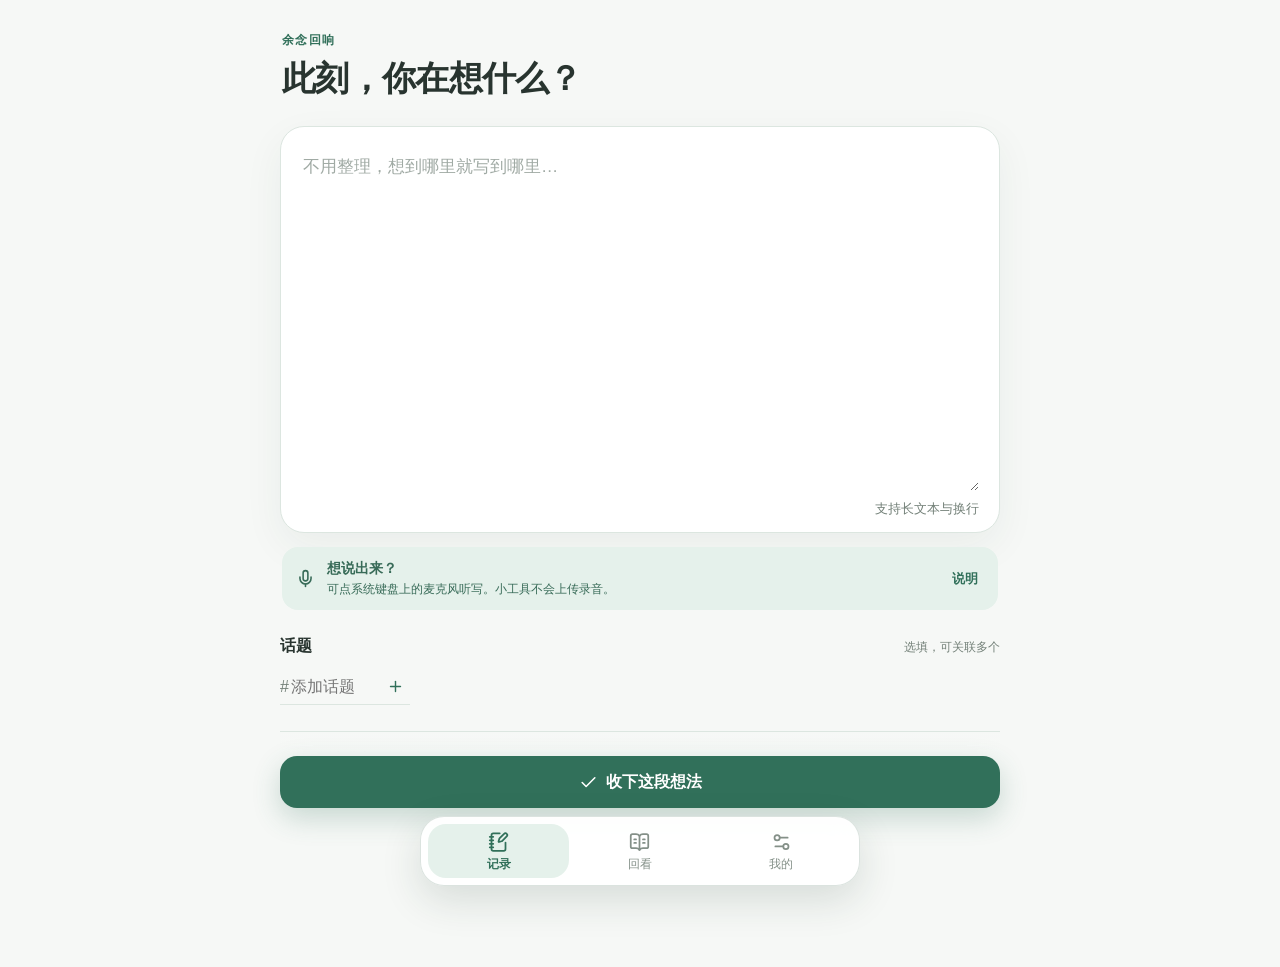
<file: echo/index.html>
<!doctype html>
<html lang="zh-CN">
  <head>
    <meta charset="UTF-8" />
    <meta name="viewport" content="width=device-width, initial-scale=1, viewport-fit=cover" />
    <meta name="theme-color" content="#f6f8f6" />
    <meta name="description" content="保存当时的我，看见思考的变化。" />
    <title>余念回响</title>
    <script defer src="./app.js"></script>
    <link rel="stylesheet" href="./style.css">
  </head>
  <body>
    <div id="root"></div>
  </body>
</html>
</file>
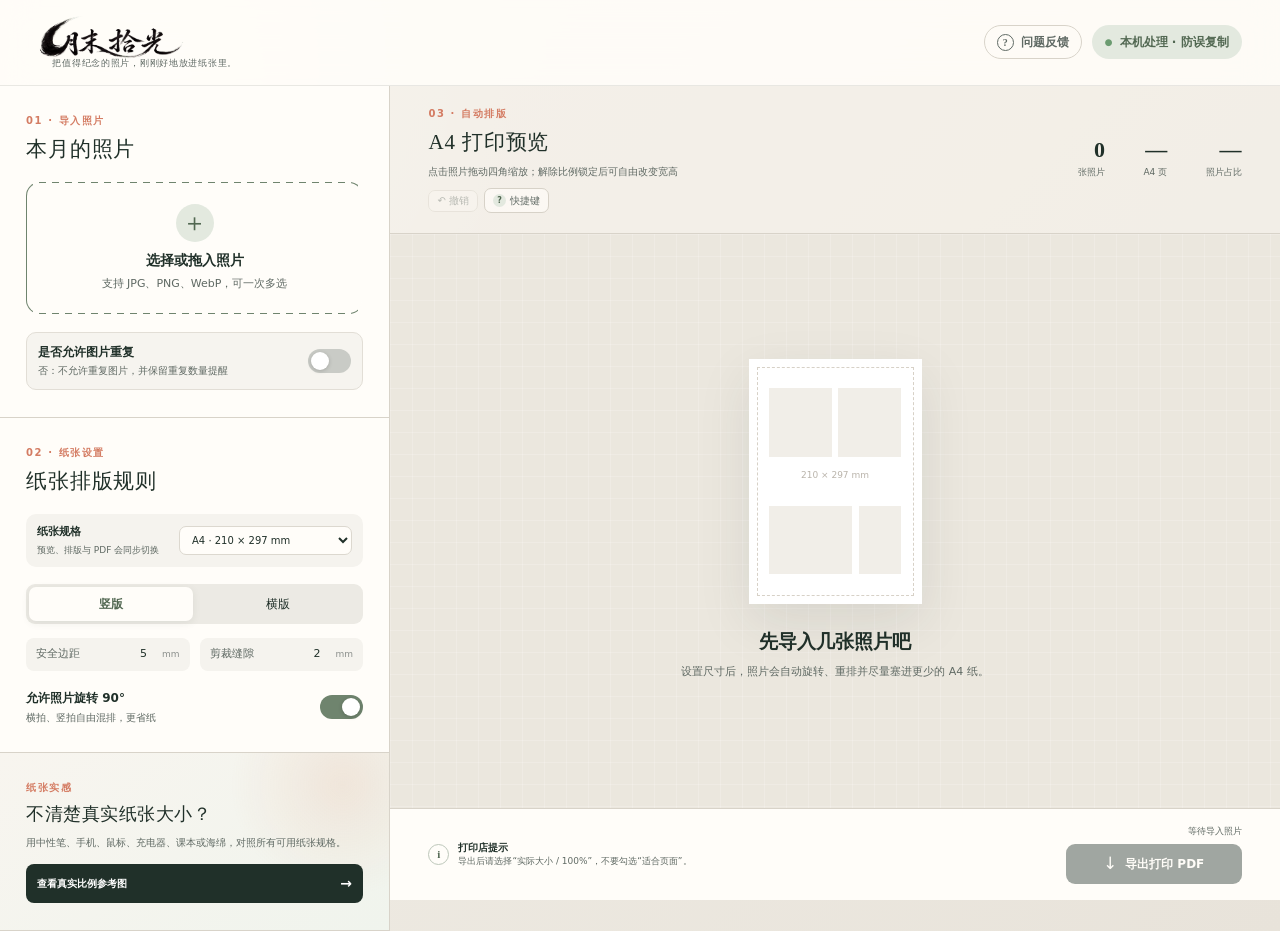
<file: month/index.html>
<!doctype html><html lang="zh-CN"><meta charset="utf-8"><meta name="viewport" content="width=device-width,initial-scale=1"><title>月末拾光</title><link rel="stylesheet" href="./style.css"><div id="root"></div><script defer src="./app.js"></script></html>
</file>
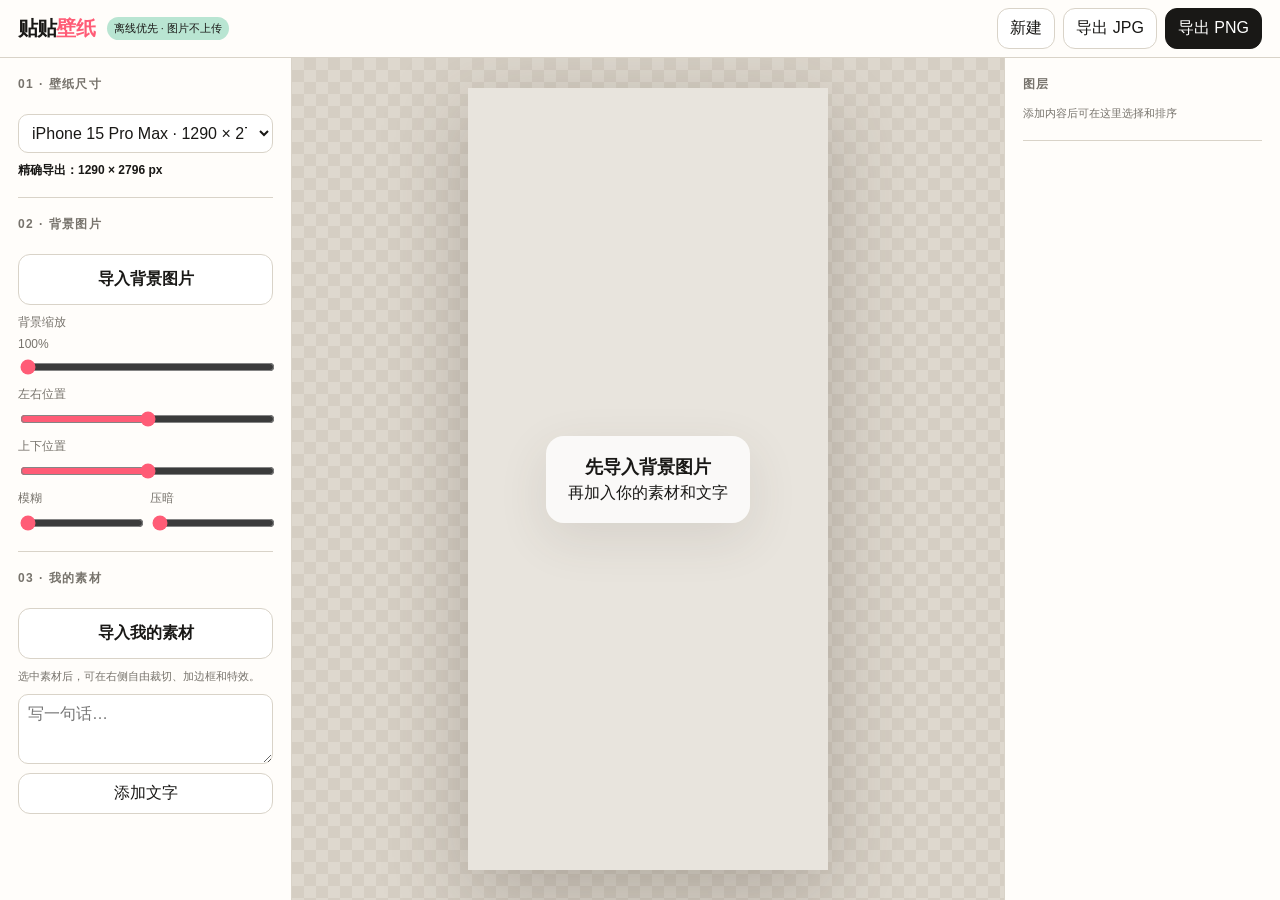
<file: wallpaper/index.html>
<!doctype html>
<html lang="zh-CN">
<head>
  <meta charset="UTF-8">
  <meta name="viewport" content="width=device-width,initial-scale=1,viewport-fit=cover">
  <meta name="theme-color" content="#f5f1ea">
  
  <title>贴贴壁纸 · 离线拼贴编辑器</title>
  <style>
    :root{--paper:#f6f2ea;--ink:#191816;--muted:#77736c;--line:#d9d3c8;--hot:#ff5c76;--mint:#b9e5d2;--panel:#fffdfa;--shadow:0 16px 50px #4d41351c}
    *{box-sizing:border-box} body{margin:0;background:var(--paper);color:var(--ink);font-family:Inter,"PingFang SC","Microsoft YaHei",sans-serif;overflow:hidden}
    button,input,select,textarea{font:inherit} button,.upload{border:1px solid var(--line);background:#fff;border-radius:12px;padding:9px 12px;cursor:pointer;color:var(--ink)} button:hover,.upload:hover{border-color:#aaa39a} button:focus-visible,input:focus-visible,select:focus-visible,textarea:focus-visible{outline:3px solid #ff5c7640;outline-offset:2px}
    button.primary{background:var(--ink);color:#fff;border-color:var(--ink)} button.danger{color:#b52d44}.icon{padding:8px 10px}.upload input{display:none}.app{height:100dvh;display:grid;grid-template-rows:58px 1fr}
    header{display:flex;align-items:center;gap:12px;padding:0 18px;border-bottom:1px solid var(--line);background:#fffdfa;z-index:5}.brand{font-weight:900;letter-spacing:-.04em;font-size:20px}.brand i{font-style:normal;color:var(--hot)}.tag{font-size:11px;background:var(--mint);padding:4px 7px;border-radius:999px}.header-actions{margin-left:auto;display:flex;gap:8px}
    main{min-height:0;display:grid;grid-template-columns:292px minmax(320px,1fr) 276px}.panel{min-height:0;background:var(--panel);padding:18px;overflow:auto}.panel.left{border-right:1px solid var(--line)}.panel.right{border-left:1px solid var(--line)}
    .section{padding-bottom:18px;margin-bottom:18px;border-bottom:1px solid var(--line)}.section:last-child{border:0}.section h2{font-size:12px;text-transform:uppercase;letter-spacing:.12em;margin:0 0 12px;color:var(--muted)}.row{display:flex;gap:8px}.row>*{min-width:0;flex:1}.stack{display:grid;gap:9px}.field{display:grid;gap:6px;font-size:12px;color:var(--muted)}select,input[type=text],input[type=number],textarea{width:100%;border:1px solid var(--line);border-radius:10px;background:#fff;padding:9px;color:var(--ink)}input[type=color]{width:100%;height:38px;border:1px solid var(--line);border-radius:10px;padding:3px;background:#fff}input[type=range]{width:100%;accent-color:var(--hot)}textarea{resize:vertical;min-height:70px}.hint{font-size:11px;color:var(--muted);line-height:1.5}.size-note{font-variant-numeric:tabular-nums;font-weight:700;font-size:12px}
    .upload.big{display:block;padding:14px;text-align:center;font-weight:800}.swatches{display:flex;flex-wrap:wrap;gap:8px}.swatch{width:28px;height:28px;padding:0;border-radius:50%;border:2px solid #fff;box-shadow:0 0 0 1px var(--line)}canvas.lasso{cursor:crosshair}
    .workspace{position:relative;min-width:0;min-height:0;display:flex;align-items:center;justify-content:center;padding:30px;background-color:#ded8ce;background-image:linear-gradient(45deg,#d5cec3 25%,transparent 25%),linear-gradient(-45deg,#d5cec3 25%,transparent 25%),linear-gradient(45deg,transparent 75%,#d5cec3 75%),linear-gradient(-45deg,transparent 75%,#d5cec3 75%);background-size:24px 24px;background-position:0 0,0 12px,12px -12px,-12px 0}
    .canvas-wrap{max-width:100%;max-height:100%;box-shadow:0 24px 80px #372e2544;background:#eee;line-height:0;position:relative}canvas{display:block;max-width:100%;max-height:calc(100dvh - 118px);width:auto;height:auto;touch-action:none;user-select:none}.empty{position:absolute;background:#fffc;padding:18px 22px;border-radius:18px;text-align:center;box-shadow:var(--shadow);line-height:1.5;pointer-events:none}.empty b{display:block;font-size:18px}.empty.hide{display:none}
    .layers{display:grid;gap:7px}.layer{display:grid;grid-template-columns:32px 1fr auto;align-items:center;gap:8px;width:100%;text-align:left;padding:8px}.layer.active{border-color:var(--hot);box-shadow:0 0 0 2px #ff5c7626}.layer .thumb{width:32px;height:32px;border-radius:8px;object-fit:cover;background:#eee;display:grid;place-items:center}.layer small{display:block;color:var(--muted)}.layer .eye{padding:4px;border:0;background:transparent}
    .only-selection{display:none}.has-selection .only-selection{display:grid}.toast{position:fixed;left:50%;bottom:24px;transform:translate(-50%,20px);background:#191816;color:#fff;padding:10px 16px;border-radius:99px;opacity:0;pointer-events:none;transition:.2s;z-index:20}.toast.show{opacity:1;transform:translate(-50%,0)}
    @media(max-width:900px){body{overflow:auto}.app{height:auto;min-height:100dvh;display:block}header{position:sticky;top:0;height:58px}.tag{display:none}main{display:flex;flex-direction:column}.workspace{order:-1;height:58dvh;padding:18px}.panel{overflow:visible}.panel.left,.panel.right{border:0;border-top:1px solid var(--line)}canvas{max-height:calc(58dvh - 36px)}.header-actions button:not(.primary){display:none}}
  </style>
</head>
<body>
<div class="app" id="app">
  <header>
    <div class="brand">贴贴<i>壁纸</i></div><span class="tag">离线优先 · 图片不上传</span>
    <div class="header-actions"><button id="clearBtn">新建</button><button id="exportJpg">导出 JPG</button><button class="primary" id="exportPng">导出 PNG</button></div>
  </header>
  <main>
    <aside class="panel left">
      <section class="section stack">
        <h2>01 · 壁纸尺寸</h2>
        <select id="preset" aria-label="壁纸尺寸">
          <optgroup label="手机 · 竖屏">
            <option value="1290x2796">iPhone 15 Pro Max · 1290 × 2796</option>
            <option value="1179x2556">iPhone 15 Pro · 1179 × 2556</option>
            <option value="1080x2400">Android · 1080 × 2400</option>
            <option value="1440x3200">Android QHD · 1440 × 3200</option>
          </optgroup>
          <optgroup label="电脑 · 横屏">
            <option value="1920x1080">电脑 FHD · 1920 × 1080</option>
            <option value="2560x1440">电脑 2K · 2560 × 1440</option>
            <option value="3840x2160">电脑 4K · 3840 × 2160</option>
          </optgroup>
        </select>
        <div class="size-note" id="sizeNote">精确导出：1290 × 2796 px</div>
      </section>
      <section class="section stack">
        <h2>02 · 背景图片</h2>
        <label class="upload big">导入背景图片<input id="backgroundInput" type="file" accept="image/*"></label>
        <label class="field">背景缩放 <span id="bgZoomValue">100%</span><input id="bgZoom" type="range" min="100" max="250" value="100"></label>
        <label class="field">左右位置<input id="bgX" type="range" min="-100" max="100" value="0"></label>
        <label class="field">上下位置<input id="bgY" type="range" min="-100" max="100" value="0"></label>
        <div class="row"><label class="field">模糊<input id="bgBlur" type="range" min="0" max="30" value="0"></label><label class="field">压暗<input id="bgDim" type="range" min="0" max="70" value="0"></label></div>
      </section>
      <section class="section stack">
        <h2>03 · 我的素材</h2>
        <label class="upload big">导入我的素材<input id="elementInput" type="file" accept="image/*" multiple></label>
        <div class="hint">选中素材后，可在右侧自由裁切、加边框和特效。</div>
        <textarea id="quote" placeholder="写一句话…"></textarea><button id="addText">添加文字</button>
      </section>
    </aside>
    <section class="workspace" id="workspace">
      <div class="canvas-wrap"><canvas id="canvas" width="1290" height="2796" aria-label="壁纸编辑画布"></canvas></div>
      <div class="empty" id="empty"><b>先导入背景图片</b>再加入你的素材和文字</div>
    </section>
    <aside class="panel right" id="inspector">
      <section class="section">
        <h2>图层</h2><div class="layers" id="layers"></div><div class="hint" id="noLayers">添加内容后可在这里选择和排序</div>
      </section>
      <div class="only-selection stack">
        <section class="section stack">
          <h2>选中元素</h2>
          <div class="row"><button id="backBtn">下移</button><button id="frontBtn">上移</button><button id="duplicateBtn">复制</button></div>
          <label class="field">旋转 <span id="rotationValue">0°</span><input id="rotation" type="range" min="-180" max="180" value="0"></label>
          <label class="field">透明度 <span id="opacityValue">100%</span><input id="opacity" type="range" min="10" max="100" value="100"></label>
        </section>
        <section class="section stack" id="imageTools">
          <h2>自由裁切与边框</h2>
          <button class="primary" id="freeCrop">画出自由边框</button><div class="hint" id="cropHint">点击后，沿着素材画一圈即可裁切。</div>
          <label class="field">快速形状<select id="shape"><option value="none">原图</option><option value="round">圆角</option><option value="circle">圆形</option><option value="blob">自然不规则</option><option value="star">星形</option><option value="free">自由边框</option></select></label>
          <div class="row"><button id="smartCutout">本地智能去底</button><button id="resetCutout">恢复原图</button></div>
          <label class="field">去底强度 <span id="toleranceValue">42</span><input id="tolerance" type="range" min="8" max="100" value="42"></label>
          <div class="row"><label class="field">描边色<input id="borderColor" type="color" value="#ffffff"></label><label class="field">描边宽<input id="borderWidth" type="range" min="0" max="40" value="10"></label></div>
          <div class="swatches" id="swatches"></div>
          <label class="field">图片效果<select id="effect"><option value="none">原色</option><option value="mono">黑白</option><option value="warm">复古暖色</option><option value="vivid">鲜艳</option><option value="soft">柔和</option></select></label>
          <label class="field">阴影<input id="shadow" type="range" min="0" max="60" value="0"></label>
        </section>
        <section class="section stack" id="textTools">
          <h2>文字样式</h2>
          <label class="field">字体<select id="font"><option value="sans-serif">现代黑体</option><option value="serif">文艺宋体</option><option value="cursive">手写体</option><option value="monospace">等宽体</option></select></label>
          <label class="field">字号<input id="fontSize" type="range" min="24" max="240" value="72"></label>
          <div class="row"><label class="field">文字色<input id="textColor" type="color" value="#ffffff"></label><label class="field">描边色<input id="textStroke" type="color" value="#191816"></label></div>
        </section>
        <button class="danger" id="deleteBtn">删除选中元素</button>
      </div>
    </aside>
  </main>
</div>
<div class="toast" id="toast" role="status"></div>
<script>
const $=s=>document.querySelector(s), canvas=$('#canvas'),ctx=canvas.getContext('2d'),app=$('#app');
const colors=['#ffffff','#191816','#ff5c76','#ffc857','#b9e5d2','#7b8cff','#c59cff','#9a6b4f'];
const effects={none:'',mono:'grayscale(1)',warm:'sepia(.55) saturate(1.15)',vivid:'saturate(1.45) contrast(1.08)',soft:'saturate(.8) brightness(1.08) contrast(.92)'};
const state={background:null,bg:{zoom:1,x:0,y:0,blur:0,dim:0},elements:[],selected:null};
let drag=null,lasso=false;

function toast(s){const e=$('#toast');e.textContent=s;e.classList.add('show');clearTimeout(e.t);e.t=setTimeout(()=>e.classList.remove('show'),1800)}
function imageFromFile(file){return new Promise((resolve,reject)=>{if(!file?.type.startsWith('image/'))return reject(Error('请选择图片文件'));const u=URL.createObjectURL(file),img=new Image;img.onload=()=>resolve({img,url:u,name:file.name});img.onerror=()=>reject(Error('图片读取失败'));img.src=u})}
function cover(ctx,img,w,h,o){const s=Math.max(w/img.width,h/img.height)*o.zoom,dw=img.width*s,dh=img.height*s;ctx.drawImage(img,(w-dw)/2-o.x*(dw-w)/2,(h-dh)/2-o.y*(dh-h)/2,dw,dh)}
function pathFor(e){const p=new Path2D(),x=e.x-e.w/2,y=e.y-e.h/2,w=e.w,h=e.h;if(e.shape==='free'&&e.freePath?.length>2){e.freePath.forEach((q,i)=>{const px=e.x+q.x*w,py=e.y+q.y*h;i?p.lineTo(px,py):p.moveTo(px,py)});p.closePath()}else if(e.shape==='circle'){p.ellipse(e.x,e.y,w/2,h/2,0,0,Math.PI*2)}else if(e.shape==='round'){p.roundRect(x,y,w,h,Math.min(w,h)*.12)}else if(e.shape==='blob'){p.moveTo(x+w*.5,y);p.bezierCurveTo(x+w*.88,y-w*.02,x+w*1.06,y+h*.3,x+w*.91,y+h*.61);p.bezierCurveTo(x+w*.8,y+h*.96,x+w*.46,y+h*1.07,x+w*.19,y+h*.88);p.bezierCurveTo(x-w*.08,y+h*.69,x+w*.02,y+h*.26,x+w*.21,y+h*.08);p.closePath()}else if(e.shape==='star'){for(let i=0;i<10;i++){const a=-Math.PI/2+i*Math.PI/5,r=(i%2?w*.22:w*.5),px=e.x+Math.cos(a)*r,py=e.y+Math.sin(a)*r*(h/w);i?p.lineTo(px,py):p.moveTo(px,py)}p.closePath()}else p.rect(x,y,w,h);return p}
function drawElement(e,selected=false){if(!e.visible)return;ctx.save();ctx.globalAlpha=e.opacity;ctx.translate(e.x,e.y);ctx.rotate(e.rotation);ctx.translate(-e.x,-e.y);if(e.type==='text'){ctx.textAlign='center';ctx.textBaseline='middle';ctx.font=`900 ${e.fontSize}px ${e.font}`;ctx.lineJoin='round';if(e.strokeWidth){ctx.strokeStyle=e.stroke;ctx.lineWidth=e.strokeWidth;ctx.strokeText(e.text,e.x,e.y)}ctx.fillStyle=e.color;ctx.fillText(e.text,e.x,e.y)}else{const p=pathFor(e);if(e.shadow){ctx.save();ctx.shadowColor='#0009';ctx.shadowBlur=e.shadow;ctx.shadowOffsetY=e.shadow/3;ctx.fillStyle='#222';ctx.fill(p);ctx.restore()}ctx.save();ctx.clip(p);let filter=effects[e.effect];if(e.borderWidth&&e.cutout)filter+=` drop-shadow(${e.borderWidth}px 0 0 ${e.borderColor}) drop-shadow(-${e.borderWidth}px 0 0 ${e.borderColor}) drop-shadow(0 ${e.borderWidth}px 0 ${e.borderColor}) drop-shadow(0 -${e.borderWidth}px 0 ${e.borderColor})`;ctx.filter=filter;ctx.drawImage(e.renderImg||e.img,e.x-e.w/2,e.y-e.h/2,e.w,e.h);ctx.restore();if(e.borderWidth&&!e.cutout){ctx.strokeStyle=e.borderColor;ctx.lineWidth=e.borderWidth*2;ctx.stroke(p)}}ctx.restore();if(selected)drawSelection(e)}
function drawSelection(e){ctx.save();ctx.translate(e.x,e.y);ctx.rotate(e.rotation);ctx.strokeStyle='#ff5c76';ctx.lineWidth=Math.max(3,canvas.width/500);ctx.setLineDash([14,10]);ctx.strokeRect(-e.w/2,-e.h/2,e.w,e.h);ctx.setLineDash([]);const r=Math.max(14,canvas.width/120);ctx.fillStyle='#fff';ctx.strokeStyle='#ff5c76';ctx.lineWidth=Math.max(3,canvas.width/600);for(const [x,y] of [[e.w/2,e.h/2],[0,-e.h/2-r*2]]){ctx.beginPath();ctx.arc(x,y,r,0,Math.PI*2);ctx.fill();ctx.stroke()}ctx.restore()}
function render(){ctx.clearRect(0,0,canvas.width,canvas.height);ctx.fillStyle='#e8e4dd';ctx.fillRect(0,0,canvas.width,canvas.height);if(state.background){ctx.save();ctx.filter=`blur(${state.bg.blur}px)`;cover(ctx,state.background,canvas.width,canvas.height,state.bg);ctx.restore();if(state.bg.dim){ctx.fillStyle=`rgba(0,0,0,${state.bg.dim})`;ctx.fillRect(0,0,canvas.width,canvas.height)}}state.elements.forEach(e=>drawElement(e,e.id===state.selected));if(drag?.mode==='lasso'&&drag.points.length>1){ctx.save();ctx.translate(drag.e.x,drag.e.y);ctx.rotate(drag.e.rotation);ctx.translate(-drag.e.x,-drag.e.y);ctx.strokeStyle='#ff5c76';ctx.lineWidth=Math.max(4,canvas.width/400);ctx.setLineDash([12,8]);ctx.beginPath();drag.points.forEach((q,i)=>{const x=drag.e.x+q.x*drag.e.w,y=drag.e.y+q.y*drag.e.h;i?ctx.lineTo(x,y):ctx.moveTo(x,y)});ctx.stroke();ctx.restore()}$('#empty').classList.toggle('hide',!!state.background||state.elements.length>0)}
function addImage(asset){const max=canvas.width*.38,s=Math.min(max/asset.img.width,max/asset.img.height,1),e={id:crypto.randomUUID(),type:'image',name:asset.name,category:'我的素材',img:asset.img,sourceImg:asset.img,x:canvas.width/2,y:canvas.height/2,w:asset.img.width*s,h:asset.img.height*s,rotation:0,opacity:1,shape:'round',borderColor:'#ffffff',borderWidth:10,effect:'none',shadow:0,cutout:false,visible:true};state.elements.push(e);select(e.id);render();renderLayers();return e}
function addText(text){if(!text.trim())return;const size=Math.max(54,canvas.width*.055),e={id:crypto.randomUUID(),type:'text',name:'文字',category:'文字',text:text.trim(),x:canvas.width/2,y:canvas.height/2,w:Math.max(size,text.length*size*.7),h:size*1.25,fontSize:size,font:$('#font').value,color:'#ffffff',stroke:'#191816',strokeWidth:Math.max(3,size*.06),rotation:0,opacity:1,visible:true};state.elements.push(e);select(e.id);render();renderLayers()}
function selected(){return state.elements.find(e=>e.id===state.selected)}
function select(id){state.selected=id;app.classList.toggle('has-selection',!!id);const e=selected();if(!e)return;$('#rotation').value=e.rotation*180/Math.PI;$('#opacity').value=e.opacity*100;$('#rotationValue').textContent=Math.round(e.rotation*180/Math.PI)+'°';$('#opacityValue').textContent=Math.round(e.opacity*100)+'%';$('#imageTools').style.display=e.type==='image'?'grid':'none';$('#textTools').style.display=e.type==='text'?'grid':'none';if(e.type==='image'){$('#shape').value=e.shape;$('#borderColor').value=e.borderColor;$('#borderWidth').value=e.borderWidth;$('#effect').value=e.effect;$('#shadow').value=e.shadow}else{$('#fontSize').value=e.fontSize;$('#font').value=e.font;$('#textColor').value=e.color;$('#textStroke').value=e.stroke}renderLayers();render()}
function renderLayers(){const root=$('#layers');root.innerHTML='';[...state.elements].reverse().forEach(e=>{const b=document.createElement('button');b.className='layer'+(e.id===state.selected?' active':'');b.innerHTML=e.type==='image'?`<img class="thumb" src="${e.img.src}" alt=""><span>${e.name}<small>${e.category}</small></span><span class="eye">${e.visible?'◉':'○'}</span>`:`<span class="thumb">${e.text.slice(0,2)}</span><span>${e.text.slice(0,12)}<small>${e.category}</small></span><span class="eye">${e.visible?'◉':'○'}</span>`;b.onclick=x=>{if(x.target.classList.contains('eye')){e.visible=!e.visible;renderLayers();render()}else select(e.id)};root.append(b)});$('#noLayers').hidden=state.elements.length>0}
function point(ev){const r=canvas.getBoundingClientRect();return{x:(ev.clientX-r.left)*canvas.width/r.width,y:(ev.clientY-r.top)*canvas.height/r.height}}
function localPoint(p,e){const c=Math.cos(-e.rotation),s=Math.sin(-e.rotation),dx=p.x-e.x,dy=p.y-e.y;return{x:dx*c-dy*s,y:dx*s+dy*c}}
function cropPoint(p,e){const q=localPoint(p,e);return{x:q.x/e.w,y:q.y/e.h}}
function hit(p,e){const q=localPoint(p,e);return Math.abs(q.x)<=e.w/2&&Math.abs(q.y)<=e.h/2}
canvas.addEventListener('pointerdown',ev=>{canvas.setPointerCapture(ev.pointerId);const p=point(ev);let e=selected();if(lasso&&e?.type==='image'){drag={mode:'lasso',e,points:[cropPoint(p,e)]};return}if(e){const q=localPoint(p,e),h=Math.max(30,canvas.width/35);if(Math.hypot(q.x-e.w/2,q.y-e.h/2)<h)drag={mode:'scale',e,start:p,w:e.w,h:e.h,d:Math.hypot(p.x-e.x,p.y-e.y)};else if(Math.hypot(q.x,q.y+e.h/2+h*.8)<h)drag={mode:'rotate',e};else if(hit(p,e))drag={mode:'move',e,dx:p.x-e.x,dy:p.y-e.y}}
  if(!drag){e=[...state.elements].reverse().find(x=>x.visible&&hit(p,x));if(e){select(e.id);drag={mode:'move',e,dx:p.x-e.x,dy:p.y-e.y}}else select(null)}});
canvas.addEventListener('pointermove',ev=>{if(!drag)return;const p=point(ev),e=drag.e;if(drag.mode==='lasso')drag.points.push(cropPoint(p,e));else if(drag.mode==='move'){e.x=p.x-drag.dx;e.y=p.y-drag.dy}else if(drag.mode==='scale'){const s=Math.max(.08,Math.hypot(p.x-e.x,p.y-e.y)/drag.d);e.w=drag.w*s;e.h=drag.h*s}else e.rotation=Math.atan2(p.y-e.y,p.x-e.x)+Math.PI/2;render()});
canvas.addEventListener('pointerup',()=>{if(drag?.mode==='lasso'&&drag.points.length>2){drag.e.freePath=drag.points;drag.e.shape='free';lasso=false;canvas.classList.remove('lasso');toast('自由边框已生成')}drag=null;select(state.selected)});canvas.addEventListener('pointercancel',()=>{drag=null;lasso=false;canvas.classList.remove('lasso')});

async function smartCutout(e,tolerance){const src=e.sourceImg,max=1400,s=Math.min(1,max/Math.max(src.naturalWidth,src.naturalHeight)),w=Math.max(1,Math.round(src.naturalWidth*s)),h=Math.max(1,Math.round(src.naturalHeight*s)),c=document.createElement('canvas');c.width=w;c.height=h;const x=c.getContext('2d',{willReadFrequently:true});x.drawImage(src,0,0,w,h);const im=x.getImageData(0,0,w,h),d=im.data,seen=new Uint8Array(w*h),queue=new Int32Array(w*h),corners=[0,w-1,(h-1)*w,h*w-1];let head=0,tail=0;for(const q of corners){if(!seen[q]){seen[q]=1;queue[tail++]=q}}const samples=corners.map(i=>[d[i*4],d[i*4+1],d[i*4+2]]),limit=tolerance*tolerance*3;while(head<tail){const i=queue[head++],o=i*4,r=d[o],g=d[o+1],b=d[o+2],ok=samples.some(v=>(r-v[0])**2+(g-v[1])**2+(b-v[2])**2<limit);if(!ok)continue;d[o+3]=0;const px=i%w,py=(i/w)|0;for(const n of [px?i-1:-1,px<w-1?i+1:-1,py?i-w:-1,py<h-1?i+w:-1])if(n>=0&&!seen[n]){seen[n]=1;queue[tail++]=n}}x.putImageData(im,0,0);const img=new Image;await new Promise(ok=>{img.onload=ok;img.src=c.toDataURL('image/png')});e.renderImg=img;e.cutout=true;e.shape='none';render();toast('已在本机完成去底')}
function exportImage(type){const active=state.selected;state.selected=null;render();const a=document.createElement('a');a.download=`贴贴壁纸-${canvas.width}x${canvas.height}.${type==='image/png'?'png':'jpg'}`;a.href=canvas.toDataURL(type,type==='image/jpeg'?.94:undefined);a.click();state.selected=active;render()}

$('#preset').onchange=e=>{const [w,h]=e.target.value.split('x').map(Number);canvas.width=w;canvas.height=h;$('#sizeNote').textContent=`精确导出：${w} × ${h} px`;render()};
$('#backgroundInput').onchange=async e=>{try{state.background=(await imageFromFile(e.target.files[0])).img;render()}catch(x){toast(x.message)}};
$('#elementInput').onchange=async e=>{for(const f of e.target.files)try{addImage(await imageFromFile(f))}catch(x){toast(x.message)}e.target.value=''};
$('#addText').onclick=()=>{addText($('#quote').value);$('#quote').value=''};$('#quote').onkeydown=e=>{if((e.ctrlKey||e.metaKey)&&e.key==='Enter')$('#addText').click()};
colors.forEach(x=>{const b=document.createElement('button');b.className='swatch';b.style.background=x;b.title=x;b.onclick=()=>{const e=selected();if(e){e.borderColor=x;$('#borderColor').value=x;render()}};$('#swatches').append(b)});
for(const id of ['bgZoom','bgX','bgY','bgBlur','bgDim'])$('#'+id).oninput=e=>{const key={bgZoom:'zoom',bgX:'x',bgY:'y',bgBlur:'blur',bgDim:'dim'}[id],v=+e.target.value;state.bg[key]=id==='bgZoom'?v/100:id==='bgX'||id==='bgY'?v/100:id==='bgDim'?v/100:v;$('#bgZoomValue').textContent=Math.round(state.bg.zoom*100)+'%';render()};
$('#font').onchange=e=>{const s=selected();if(s?.type==='text'){s.font=e.target.value;render()}};
for(const [id,key,format] of [['rotation','rotation',v=>`${Math.round(v)}°`],['opacity','opacity',v=>`${Math.round(v)}%`]])$('#'+id).oninput=e=>{const s=selected();if(!s)return;const v=+e.target.value;s[key]=key==='rotation'?v*Math.PI/180:v/100;$('#'+id+'Value').textContent=format(v);render()};
$('#freeCrop').onclick=()=>{const s=selected();if(s?.type!=='image')return toast('请先选中一个素材');lasso=true;canvas.classList.add('lasso');toast('请沿素材边缘画一圈')};
$('#shape').onchange=e=>{const s=selected();if(s){if(e.target.value==='free'&&!s.freePath){e.target.value=s.shape;return toast('请先点击“画出自由边框”')}s.shape=e.target.value;render()}};$('#borderColor').oninput=e=>{const s=selected();if(s){s.borderColor=e.target.value;render()}};$('#borderWidth').oninput=e=>{const s=selected();if(s){s.borderWidth=+e.target.value;render()}};$('#effect').onchange=e=>{const s=selected();if(s){s.effect=e.target.value;render()}};$('#shadow').oninput=e=>{const s=selected();if(s){s.shadow=+e.target.value;render()}};
$('#fontSize').oninput=e=>{const s=selected();if(s){const ratio=+e.target.value/s.fontSize;s.fontSize=+e.target.value;s.w*=ratio;s.h*=ratio;render()}};$('#textColor').oninput=e=>{const s=selected();if(s){s.color=e.target.value;render()}};$('#textStroke').oninput=e=>{const s=selected();if(s){s.stroke=e.target.value;render()}};
$('#tolerance').oninput=e=>$('#toleranceValue').textContent=e.target.value;$('#smartCutout').onclick=()=>{const s=selected();if(s?.type==='image')smartCutout(s,+$('#tolerance').value)};$('#resetCutout').onclick=()=>{const s=selected();if(s){s.renderImg=null;s.cutout=false;s.freePath=null;s.shape='none';select(s.id)}};
$('#deleteBtn').onclick=()=>{state.elements=state.elements.filter(e=>e.id!==state.selected);select(null);renderLayers();render()};$('#duplicateBtn').onclick=()=>{const s=selected();if(!s)return;const e={...s,id:crypto.randomUUID(),x:s.x+40,y:s.y+40,name:s.name+' 副本'};state.elements.push(e);select(e.id);renderLayers()};
$('#frontBtn').onclick=()=>{const i=state.elements.findIndex(e=>e.id===state.selected);if(i<state.elements.length-1){state.elements.splice(i+1,0,state.elements.splice(i,1)[0]);renderLayers();render()}};$('#backBtn').onclick=()=>{const i=state.elements.findIndex(e=>e.id===state.selected);if(i>0){state.elements.splice(i-1,0,state.elements.splice(i,1)[0]);renderLayers();render()}};
$('#clearBtn').onclick=()=>{if(!state.background&&!state.elements.length)return;state.background=null;state.bg={zoom:1,x:0,y:0,blur:0,dim:0};state.elements=[];select(null);for(const id of ['bgZoom','bgX','bgY','bgBlur','bgDim'])$('#'+id).value=id==='bgZoom'?100:0;$('#bgZoomValue').textContent='100%';renderLayers();render();toast('已新建空白壁纸')};$('#exportPng').onclick=()=>exportImage('image/png');$('#exportJpg').onclick=()=>exportImage('image/jpeg');
document.addEventListener('keydown',e=>{if((e.key==='Delete'||e.key==='Backspace')&&state.selected&&!['INPUT','TEXTAREA'].includes(document.activeElement.tagName))$('#deleteBtn').click()});
console.assert((()=>{const e={x:50,y:50,w:20,h:20,rotation:0};return hit({x:55,y:55},e)&&!hit({x:70,y:70},e)})(),'hit-test failed');
console.assert((()=>{const e={x:50,y:50,w:20,h:10,rotation:0},p=cropPoint({x:60,y:55},e);return p.x===.5&&p.y===.5})(),'free-crop normalization failed');
render();renderLayers();
</script>
</body>
</html>
</file>
<file: echo/style.css>
:root{--ink:#28342f;--muted:#738078;--paper:#f6f8f6;--card:#fff;--line:#dce6e0;--accent:#31705a;--accent-soft:#e5f1eb;--source:#f1f5f2;--danger:#a24e4e}*{box-sizing:border-box}html{background:var(--paper);color:var(--ink);font-family:-apple-system,BlinkMacSystemFont,Segoe UI,PingFang SC,Hiragino Sans GB,Microsoft YaHei,sans-serif}body{min-width:320px;margin:0}button,input,textarea,select{font:inherit;color:inherit}button{cursor:pointer}button:focus-visible,input:focus-visible,textarea:focus-visible,select:focus-visible{outline-offset:2px;outline:3px solid #31705a3d}.sr-only{clip:rect(0, 0, 0, 0);white-space:nowrap;border:0;width:1px;height:1px;padding:0;position:absolute;overflow:hidden}.loading{min-height:100vh;color:var(--muted);place-items:center;display:grid}.app-shell{width:min(760px,100%);min-height:100dvh;margin:auto;padding:0 20px 112px}.topbar{justify-content:space-between;align-items:center;padding:32px 2px 24px;display:flex}.eyebrow{color:var(--accent);letter-spacing:.12em;margin:0 0 7px;font-size:.76rem;font-weight:800}h1{letter-spacing:-.02em;margin:0;font-family:Georgia,Songti SC,serif;font-size:clamp(1.6rem,6vw,2.15rem);font-weight:600}h2{font-size:1rem}.icon-button{border:1px solid var(--line);background:#fff;border-radius:50%;place-items:center;width:42px;height:42px;display:grid}.notice{background:var(--accent-soft);color:#285b49;text-align:left;border:1px solid #bcd5c8;border-radius:14px;justify-content:space-between;gap:12px;width:100%;margin:0 0 14px;padding:12px 14px;line-height:1.5;display:flex}.thought-field{border:1px solid var(--line);background:var(--card);border-radius:24px;padding:22px 20px 14px;display:block;box-shadow:0 14px 40px #253e330f}.thought-field textarea{resize:vertical;background:0 0;border:0;outline:0;width:100%;min-height:38vh;font-size:1.08rem;line-height:1.8;display:block}.thought-field textarea::placeholder{color:#a0aaa4}.draft-state{color:var(--muted);text-align:right;margin-top:10px;font-size:.8rem;display:block}.voice-hint{background:var(--accent-soft);color:#386b58;border-radius:16px;grid-template-columns:auto 1fr auto;align-items:center;gap:12px;margin:14px 2px 4px;padding:12px 14px;display:grid}.voice-hint div{flex-direction:column;gap:2px;display:flex}.voice-hint strong{font-size:.9rem}.voice-hint span{font-size:.78rem;line-height:1.45}.voice-hint button,.settings-card>button,.empty-state button{color:var(--accent);background:0 0;border:0;font-size:.82rem;font-weight:700}.editor-section{margin-top:26px}.section-title,.section-toggle{justify-content:space-between;align-items:baseline;width:100%;display:flex}.section-title span,.section-toggle span{font-weight:700}.section-title small,.section-toggle small{color:var(--muted);font-size:.78rem}.section-toggle{background:0 0;border:0;padding:0}.topic-editor,.filter-topics,.note-topics{flex-wrap:wrap;gap:8px;margin-top:12px;display:flex}.topic{border:1px solid var(--line);color:#65736b;background:#fff;border-radius:999px;align-items:center;gap:5px;min-height:36px;padding:7px 11px;font-size:.84rem;display:inline-flex}.topic.active{background:var(--accent-soft);color:#235a45;border-color:#9dc4b1}.topic-input{border-bottom:1px solid var(--line);align-items:center;min-height:36px;display:flex}.topic-input>span{color:var(--muted)}.topic-input input{background:0 0;border:0;outline:0;width:92px}.topic-input button{color:var(--accent);background:0 0;border:0;place-items:center;display:grid}.source-section{border-top:1px solid var(--line);padding:18px 0 2px}.source-fields{gap:16px;margin-top:18px;display:grid}.source-fields label{gap:7px;font-size:.84rem;font-weight:700;display:grid}.source-fields input,.source-fields textarea,.source-fields select,.backup-text{border:1px solid var(--line);background:#fff;border-radius:13px;width:100%;padding:12px 13px;font-size:.95rem;font-weight:400;line-height:1.55}.source-fields textarea{resize:vertical;min-height:94px}.save-bar{z-index:5;background:linear-gradient(transparent, var(--paper) 24%);padding:24px 0 6px;position:sticky;bottom:86px}.primary-button{background:var(--accent);color:#fff;border:0;border-radius:17px;justify-content:center;align-items:center;gap:8px;width:100%;min-height:52px;font-weight:750;display:flex;box-shadow:0 10px 28px #31705a3d}.bottom-nav{z-index:10;-webkit-backdrop-filter:blur(14px);backdrop-filter:blur(14px);background:#fffffff0;border:1px solid #d2ddd7cc;border-radius:24px;grid-template-columns:repeat(3,1fr);width:min(440px,100% - 28px);min-height:70px;padding:7px;display:grid;position:fixed;bottom:14px;right:50%;transform:translate(50%);box-shadow:0 14px 40px #1f362c24}.bottom-nav button{color:#849088;background:0 0;border:0;border-radius:18px;flex-direction:column;justify-content:center;align-items:center;gap:3px;font-size:.73rem;display:flex}.bottom-nav svg{width:21px}.bottom-nav button.active{background:var(--accent-soft);color:var(--accent);font-weight:750}.filters{border:1px solid var(--line);background:#fff;border-radius:20px;gap:12px;padding:16px;display:grid}.search-field{border:1px solid var(--line);background:var(--paper);color:var(--muted);border-radius:13px;align-items:center;gap:9px;padding:0 13px;display:flex}.search-field input{background:0 0;border:0;outline:0;width:100%;min-height:46px}.date-filters{grid-template-columns:1fr 1fr;gap:10px;display:grid}.date-filters select{border:1px solid var(--line);background:#fff;border-radius:12px;min-height:42px;padding:0 10px}.filter-topics{margin-top:0}.compare-tray{z-index:6;color:#fff;background:#283a32;border-radius:14px;align-items:center;gap:8px;margin:12px 0;padding:10px 12px;display:flex;position:sticky;top:8px;box-shadow:0 8px 24px #192a2233}.compare-tray span{margin-right:auto;font-size:.85rem}.compare-tray button{color:var(--ink);background:#fff;border:0;border-radius:9px;padding:7px 10px;font-size:.8rem}.compare-tray button:disabled{opacity:.45}.result-count{color:var(--muted);padding:18px 4px 12px;font-size:.8rem}.timeline{padding-left:22px;position:relative}.timeline:before{content:"";background:#cfddd5;border-radius:2px;width:2px;position:absolute;top:8px;bottom:8px;left:5px}.day-group{margin-bottom:26px;position:relative}.day-group:before{border:3px solid var(--paper);background:var(--accent);content:"";border-radius:50%;width:10px;height:10px;position:absolute;top:5px;left:-21px}.day-group>h2{color:#536159;margin:0 0 10px;font-size:.88rem}.day-notes{gap:10px;display:grid}.note-card{border:1px solid var(--line);background:#fff;border-radius:18px;padding:17px}.note-meta{color:var(--muted);flex-wrap:wrap;gap:8px;font-size:.72rem;display:flex}.note-content{white-space:pre-wrap;overflow-wrap:anywhere;margin:12px 0;font-size:.98rem;line-height:1.75}.source-card{background:var(--source);border:1px solid #dce7e1;border-radius:14px;margin:14px 0 8px;padding:13px 14px}.source-card>div{align-items:center;gap:8px;display:flex}.source-card>div span{background:var(--accent-soft);color:var(--accent);border-radius:999px;padding:3px 7px;font-size:.68rem;font-weight:800}.source-card strong{font-size:.82rem}.source-card blockquote{color:#5c6861;white-space:pre-wrap;overflow-wrap:anywhere;border-left:2px solid #a8c6b7;margin:10px 0 0;padding:0 0 0 11px;font-size:.88rem;line-height:1.55}.source-card>p{color:var(--muted);overflow-wrap:anywhere;margin:8px 0 0;font-size:.72rem}.note-topics{margin-top:10px}.note-topics button{color:var(--accent);background:0 0;border:0;padding:0;font-size:.8rem}.note-actions{border-top:1px solid #edf1ef;gap:7px;margin-top:16px;padding-top:12px;display:flex}.note-actions button{background:var(--paper);color:#69756e;border:0;border-radius:10px;align-items:center;gap:5px;min-height:36px;padding:0 10px;font-size:.78rem;display:flex}.note-actions button.selected{background:var(--accent-soft);color:var(--accent)}.note-actions button.danger{color:var(--danger);margin-left:auto}.empty-state{text-align:center;min-height:320px;color:var(--muted);align-content:center;place-items:center;padding:50px 20px;display:grid}.empty-state svg{color:#9ab2a5;width:42px;height:42px}.empty-state h2{color:var(--ink);margin:18px 0 4px}.empty-state p{margin:0 0 12px}.comparison{background:#edf5f0;border:1px solid #bfd3c8;border-radius:22px;margin-top:28px;padding:20px;scroll-margin-top:12px}.comparison-heading{justify-content:space-between;align-items:center;display:flex}.comparison-heading h2{margin:0 0 16px;font-family:Georgia,Songti SC,serif;font-size:1.2rem}.compare-grid{grid-template-columns:1fr 1fr;gap:10px;display:grid}.compare-grid article{background:#fff;border-radius:14px;min-width:0;padding:14px}.compare-grid time{color:var(--muted);font-size:.7rem}.compare-grid p{white-space:pre-wrap;overflow-wrap:anywhere;line-height:1.65}.compare-grid span{color:var(--accent);margin-right:7px;font-size:.75rem}.ai-offline{color:var(--muted);margin:14px 0 0;font-size:.76rem}.mine-view{gap:12px;display:grid}.data-card,.settings-card{border:1px solid var(--line);background:#fff;border-radius:20px}.data-card{grid-template-columns:auto 1fr;align-items:end;column-gap:15px;padding:22px;display:grid}.data-card .eyebrow{grid-column:1/-1}.data-card strong{color:var(--accent);font-family:Georgia,serif;font-size:3.2rem;line-height:1}.data-card span{color:var(--muted);font-size:.83rem;line-height:1.55}.settings-card{grid-template-columns:1fr auto;align-items:center;gap:14px;padding:18px;display:grid}.settings-card h2{margin:0 0 5px}.settings-card p{color:var(--muted);margin:0;font-size:.82rem;line-height:1.55}.status-pill{color:#985050;white-space:nowrap;background:#f3e8e8;border-radius:999px;padding:7px 9px;font-size:.72rem}.status-pill.good{background:var(--accent-soft);color:var(--accent)}.backup-text{resize:vertical;grid-column:1/-1;min-height:260px;font-family:ui-monospace,SFMono-Regular,Consolas,monospace;font-size:.72rem}@media (width<=480px){.app-shell{padding-inline:14px}.topbar{padding-top:24px}.thought-field{border-radius:20px;padding:18px 16px 12px}.thought-field textarea{min-height:34vh}.voice-hint{grid-template-columns:auto 1fr}.voice-hint button{grid-column:2;justify-self:start;padding:0}.compare-grid,.settings-card{grid-template-columns:1fr}.settings-card>button,.status-pill{justify-self:start}}@media (prefers-reduced-motion:reduce){*{scroll-behavior:auto!important}}
/*$vite$:1*/
</file>
<file: month/style.css>
/*! tailwindcss v4.2.1 | MIT License | https://tailwindcss.com */
@layer theme{:root,:host{--font-sans:ui-sans-serif, system-ui, sans-serif, "Apple Color Emoji", "Segoe UI Emoji", "Segoe UI Symbol", "Noto Color Emoji";--font-mono:ui-monospace, SFMono-Regular, Menlo, Monaco, Consolas, "Liberation Mono", "Courier New", monospace;--spacing:.25rem;--default-font-family:var(--font-sans);--default-mono-font-family:var(--font-mono)}}@layer base{*,:after,:before,::backdrop{box-sizing:border-box;border:0 solid;margin:0;padding:0}::file-selector-button{box-sizing:border-box;border:0 solid;margin:0;padding:0}html,:host{-webkit-text-size-adjust:100%;tab-size:4;line-height:1.5;font-family:var(--default-font-family,ui-sans-serif, system-ui, sans-serif, "Apple Color Emoji", "Segoe UI Emoji", "Segoe UI Symbol", "Noto Color Emoji");font-feature-settings:var(--default-font-feature-settings,normal);font-variation-settings:var(--default-font-variation-settings,normal);-webkit-tap-highlight-color:transparent}hr{height:0;color:inherit;border-top-width:1px}abbr:where([title]){-webkit-text-decoration:underline dotted;text-decoration:underline dotted}h1,h2,h3,h4,h5,h6{font-size:inherit;font-weight:inherit}a{color:inherit;-webkit-text-decoration:inherit;-webkit-text-decoration:inherit;-webkit-text-decoration:inherit;-webkit-text-decoration:inherit;text-decoration:inherit}b,strong{font-weight:bolder}code,kbd,samp,pre{font-family:var(--default-mono-font-family,ui-monospace, SFMono-Regular, Menlo, Monaco, Consolas, "Liberation Mono", "Courier New", monospace);font-feature-settings:var(--default-mono-font-feature-settings,normal);font-variation-settings:var(--default-mono-font-variation-settings,normal);font-size:1em}small{font-size:80%}sub,sup{vertical-align:baseline;font-size:75%;line-height:0;position:relative}sub{bottom:-.25em}sup{top:-.5em}table{text-indent:0;border-color:inherit;border-collapse:collapse}:-moz-focusring{outline:auto}progress{vertical-align:baseline}summary{display:list-item}ol,ul,menu{list-style:none}img,svg,video,canvas,audio,iframe,embed,object{vertical-align:middle;display:block}img,video{max-width:100%;height:auto}button,input,select,optgroup,textarea{font:inherit;font-feature-settings:inherit;font-variation-settings:inherit;letter-spacing:inherit;color:inherit;opacity:1;background-color:#0000;border-radius:0}::file-selector-button{font:inherit;font-feature-settings:inherit;font-variation-settings:inherit;letter-spacing:inherit;color:inherit;opacity:1;background-color:#0000;border-radius:0}:where(select:is([multiple],[size])) optgroup{font-weight:bolder}:where(select:is([multiple],[size])) optgroup option{padding-inline-start:20px}::file-selector-button{margin-inline-end:4px}::placeholder{opacity:1}@supports (not ((-webkit-appearance:-apple-pay-button))) or (contain-intrinsic-size:1px){::placeholder{color:currentColor}@supports (color:color-mix(in lab, red, red)){::placeholder{color:color-mix(in oklab, currentcolor 50%, transparent)}}}textarea{resize:vertical}::-webkit-search-decoration{-webkit-appearance:none}::-webkit-date-and-time-value{min-height:1lh;text-align:inherit}::-webkit-datetime-edit{display:inline-flex}::-webkit-datetime-edit-fields-wrapper{padding:0}::-webkit-datetime-edit{padding-block:0}::-webkit-datetime-edit-year-field{padding-block:0}::-webkit-datetime-edit-month-field{padding-block:0}::-webkit-datetime-edit-day-field{padding-block:0}::-webkit-datetime-edit-hour-field{padding-block:0}::-webkit-datetime-edit-minute-field{padding-block:0}::-webkit-datetime-edit-second-field{padding-block:0}::-webkit-datetime-edit-millisecond-field{padding-block:0}::-webkit-datetime-edit-meridiem-field{padding-block:0}::-webkit-calendar-picker-indicator{line-height:1}:-moz-ui-invalid{box-shadow:none}button,input:where([type=button],[type=reset],[type=submit]){appearance:button}::file-selector-button{appearance:button}::-webkit-inner-spin-button{height:auto}::-webkit-outer-spin-button{height:auto}[hidden]:where(:not([hidden=until-found])){display:none!important}}@layer components;@layer utilities{.static{position:static}.start{inset-inline-start:var(--spacing)}.table{display:table}.rounded{border-radius:.25rem}}:root{--ink:#203029;--ink-soft:#5f6963;--paper:#fffdf9;--canvas:#ebe7de;--canvas-deep:#ded8cc;--sage:#6f846e;--sage-dark:#526852;--sage-pale:#e3e9df;--coral:#d47c63;--selection-blue:#2684ff;--line:#d8d3c9;--shadow:0 18px 50px #2b312d1a}*{box-sizing:border-box}html{background:var(--canvas)}body{color:var(--ink);-webkit-user-select:none;user-select:none;caret-color:#0000;background:radial-gradient(circle at 12% 8%,#ffffffb8,#0000 26%),linear-gradient(135deg,#f3f0e9 0%,#e8e3da 100%);min-height:100vh;margin:0;font-family:Noto Sans SC,Microsoft YaHei,PingFang SC,system-ui,sans-serif}input,textarea,select,[contenteditable=true]{-webkit-user-select:text;user-select:text;caret-color:auto}img,.photo-thumb-image,.placed-photo-image{-webkit-user-drag:none;-webkit-touch-callout:none}button,input{font:inherit}button{color:inherit}button:focus-visible,input:focus-visible,label:focus-within{outline:2px solid var(--coral);outline-offset:2px}.app-shell{min-height:100vh}.duplicate-modal-layer{z-index:1000;-webkit-backdrop-filter:blur(5px);backdrop-filter:blur(5px);background:#2030296b;justify-content:center;align-items:center;padding:24px;display:flex;position:fixed;inset:0}.duplicate-modal{background:var(--paper);text-align:center;border:1px solid #6f846e38;border-radius:18px;flex-direction:column;align-items:center;width:100%;max-width:420px;padding:30px 32px 28px;display:flex;box-shadow:0 28px 80px #20302947}.duplicate-modal-mark{color:var(--coral);background:#f9e7de;border-radius:50%;justify-content:center;align-items:center;width:48px;height:48px;font-family:STKaiti,KaiTi,serif;font-size:25px;font-weight:800;display:flex}.duplicate-modal h2{letter-spacing:.03em;margin:17px 0 0;font-family:STKaiti,KaiTi,serif;font-size:22px}.duplicate-modal p{color:var(--ink-soft);margin:10px 0 24px;font-size:13px}.duplicate-modal button{background:var(--ink);color:#fff;cursor:pointer;border:0;border-radius:9px;min-width:120px;padding:10px 18px;font-size:12px;font-weight:750}.duplicate-modal button:hover{background:var(--sage-dark)}.crop-modal-layer{z-index:1100;-webkit-backdrop-filter:blur(6px);backdrop-filter:blur(6px);background:#1a231fa8;justify-content:center;align-items:center;padding:24px;display:flex;position:fixed;inset:0}.crop-modal{background:var(--paper);border:1px solid #6f846e38;border-radius:18px;width:100%;max-width:900px;max-height:calc(100vh - 48px);padding:24px;overflow:auto;box-shadow:0 28px 90px #161e1b61}.crop-modal-heading{justify-content:space-between;align-items:flex-start;gap:20px;display:flex}.crop-modal-heading h2{text-overflow:ellipsis;white-space:nowrap;max-width:min(620px,72vw);margin:2px 0 0;font-family:STKaiti,KaiTi,serif;font-size:21px;overflow:hidden}.crop-modal-close{color:var(--ink-soft);cursor:pointer;background:#f1eee8;border:0;border-radius:50%;justify-content:center;align-items:center;width:32px;height:32px;padding:0 0 2px;font-size:20px;display:flex}.crop-modal>p{color:var(--ink-soft);margin:8px 0 15px;font-size:11px}.crop-workspace{background-color:#e7e3dc;background-image:linear-gradient(45deg,#dad6ce 25%,#0000 25%),linear-gradient(-45deg,#dad6ce 25%,#0000 25%),linear-gradient(45deg,#0000 75%,#dad6ce 75%),linear-gradient(-45deg,#0000 75%,#dad6ce 75%),none;background-position:0 0,0 8px,8px -8px,-8px 0;background-repeat:repeat,repeat,repeat,repeat,repeat;background-size:16px 16px;background-attachment:scroll,scroll,scroll,scroll,scroll;background-origin:padding-box,padding-box,padding-box,padding-box,padding-box;background-clip:border-box,border-box,border-box,border-box,border-box;border-radius:12px;justify-content:center;align-items:center;min-height:280px;padding:16px;display:flex;overflow:hidden}.crop-image-shell{max-width:100%;max-height:58vh;line-height:0;display:inline-block;position:relative;overflow:hidden}.crop-image-shell>img{-webkit-user-select:none;user-select:none;width:auto;max-width:100%;height:auto;max-height:58vh;display:block}.crop-selection{cursor:move;touch-action:none;border:2px solid #fff;position:absolute;box-shadow:0 0 0 1px #2684ffe6,0 0 0 9999px #121b1794}.crop-selection:before,.crop-selection:after{content:"";pointer-events:none;position:absolute}.crop-selection:before{border-top:1px solid #ffffff7a;border-bottom:1px solid #ffffff7a;height:33.333%;top:33.333%;left:0;right:0}.crop-selection:after{border-left:1px solid #ffffff7a;border-right:1px solid #ffffff7a;width:33.333%;top:0;bottom:0;left:33.333%}.crop-handle{border:2px solid var(--selection-blue);touch-action:none;z-index:2;background:#fff;border-radius:50%;width:14px;height:14px;padding:0;position:absolute}.crop-handle.nw{cursor:nwse-resize;top:-8px;left:-8px}.crop-handle.ne{cursor:nesw-resize;top:-8px;right:-8px}.crop-handle.sw{cursor:nesw-resize;bottom:-8px;left:-8px}.crop-handle.se{cursor:nwse-resize;bottom:-8px;right:-8px}.crop-modal-actions{grid-template-columns:auto 1fr auto auto;gap:8px;margin-top:16px;display:grid}.crop-modal-actions button{color:var(--ink-soft);cursor:pointer;background:#fff;border:1px solid #d7d2c8;border-radius:8px;padding:8px 14px;font-size:11px}.crop-modal-actions .crop-apply-button{background:var(--ink);border-color:var(--ink);color:#fff;font-weight:750}.crop-modal-actions .crop-reset-button{color:var(--coral)}.size-reference-layer{z-index:1120;-webkit-backdrop-filter:blur(6px);backdrop-filter:blur(6px);background:#1a231fa3;justify-content:center;align-items:center;padding:22px;display:flex;position:fixed;inset:0}.size-reference-modal{background:var(--paper);border:1px solid #6f846e38;border-radius:20px;width:100%;max-width:1080px;max-height:calc(100vh - 44px);padding:24px;overflow:auto;box-shadow:0 28px 90px #161e1b61}.size-reference-heading{justify-content:space-between;align-items:flex-start;gap:20px;display:flex}.size-reference-heading h2{letter-spacing:.03em;margin:0;font-family:STKaiti,KaiTi,serif;font-size:24px}.size-reference-heading p{color:var(--ink-soft);margin:6px 0 0;font-size:11px}.size-reference-heading>button{color:var(--ink-soft);cursor:pointer;background:#f1eee8;border:0;border-radius:50%;justify-content:center;align-items:center;width:32px;height:32px;padding:0 0 2px;font-size:20px;display:flex}.reference-paper-tabs{grid-template-columns:repeat(8,minmax(0,1fr));gap:6px;margin-top:17px;display:grid}.reference-paper-tabs button{color:var(--ink-soft);cursor:pointer;background:#f6f4ef;border:1px solid #dfdbd2;border-radius:8px;flex-direction:column;min-width:0;padding:8px 5px;display:flex}.reference-paper-tabs button:hover,.reference-paper-tabs button.is-active{background:var(--sage-pale);color:var(--sage-dark);border-color:#9fb296}.reference-paper-tabs strong{font-size:10px}.reference-paper-tabs small{text-overflow:ellipsis;white-space:nowrap;margin-top:2px;font-size:7px;overflow:hidden}.reference-object-tabs{grid-template-columns:repeat(4,minmax(0,1fr));gap:6px;margin-top:9px;display:grid}.reference-object-tabs button{color:var(--ink-soft);cursor:pointer;text-align:left;background:#fff;border:1px solid #dfdbd2;border-radius:9px;align-items:center;gap:9px;min-width:0;padding:7px 8px;display:flex}.reference-object-tabs button:hover,.reference-object-tabs button.is-active{color:var(--ink);background:#fff8f3;border-color:#dda98f}.reference-object-tabs button>span:last-child{min-width:0}.reference-object-tabs strong,.reference-object-tabs small{text-overflow:ellipsis;white-space:nowrap;display:block;overflow:hidden}.reference-object-tabs strong{font-size:9px}.reference-object-tabs small{margin-top:2px;font-size:7px}.reference-object-icon{background:#d6d2ca;border:1px solid #9f9a91;flex:none;width:24px;height:24px;display:block;position:relative}.reference-object-icon.pen{border-radius:999px;width:27px;height:5px;transform:rotate(-18deg)}.reference-object-icon.card,.reference-object-icon.tissues{border-radius:4px;width:26px;height:16px}.reference-object-icon.phone,.reference-object-icon.textbook{border-radius:4px;width:17px;height:26px}.reference-object-icon.mouse{border-radius:50% 50% 44% 44%;width:17px;height:25px}.reference-object-icon.charger{border-radius:5px;width:17px;height:22px}.reference-object-icon.sponge{background:#d6bd67;border-color:#ae9142;border-radius:6px;width:26px;height:17px}.reference-comparison{grid-template-columns:minmax(0,1.4fr) minmax(260px,.6fr);gap:18px;margin-top:14px;display:grid}.reference-stage-wrap{background-color:#e6e2da;background-image:linear-gradient(#ffffff73 1px,#0000 1px),linear-gradient(90deg,#ffffff73 1px,#0000 1px),none;background-position:0 0,0 0,0 0;background-repeat:repeat,repeat,repeat;background-size:18px 18px;background-attachment:scroll,scroll,scroll;background-origin:padding-box,padding-box,padding-box;background-clip:border-box,border-box,border-box;border-radius:12px;justify-content:center;align-items:center;min-height:330px;padding:28px;display:flex;overflow:hidden}.reference-stage{width:100%;max-width:100%;position:relative}.reference-paper-shape,.reference-object-shape{position:absolute;bottom:0}.reference-paper-shape{background:#fffdfa;border:1px solid #cbc6bc;left:0;box-shadow:0 10px 28px #2030292e}.reference-paper-shape>strong{color:var(--ink);font-family:STKaiti,KaiTi,serif;font-size:clamp(12px,2vw,22px);position:absolute;top:50%;left:50%;transform:translate(-50%,-50%)}.reference-width-label,.reference-height-label{color:var(--ink-soft);white-space:nowrap;font-size:8px;position:absolute}.reference-width-label{bottom:5px;left:50%;transform:translate(-50%)}.reference-height-label{transform-origin:0 0;top:50%;left:5px;transform:rotate(-90deg)translate(-50%)}.reference-object-shape{color:#fff;background:#96a69a;border:1px solid #5d7164;justify-content:center;align-items:center;min-width:3px;min-height:3px;display:flex}.reference-object-shape>span{white-space:nowrap;background:#1f2924d1;border-radius:999px;padding:3px 6px;font-size:7px;position:absolute;bottom:calc(100% + 6px);left:50%;transform:translate(-50%)}.reference-object-shape.pen{border-radius:999px}.reference-object-shape.card,.reference-object-shape.tissues{border-radius:8%}.reference-object-shape.phone{background:#38443f;border:3px solid #1f2925;border-radius:9%}.reference-object-shape.mouse{background:#79847f;border-radius:50% 50% 44% 44%}.reference-object-shape.charger{color:var(--ink);background:#f4f0e9;border-color:#aaa49a;border-radius:11%}.reference-object-shape.textbook{background:#c47f62;border-color:#91543e;border-radius:2%;box-shadow:inset 6px 0 #ffffff47}.reference-object-shape.sponge{background:#d7bb57;border-color:#a98a33;border-radius:13%;box-shadow:inset 0 -10px #78916e}.reference-object-shape.tissues{background:#a9c3cd;border-color:#708c97}.reference-readout{background:#f6f4ef;border:1px solid #dfdbd2;border-radius:12px;padding:18px}.reference-readout h3{margin:0 0 12px;font-family:STKaiti,KaiTi,serif;font-size:18px}.reference-edge-cards{grid-template-columns:1fr 1fr;gap:7px;display:grid}.reference-edge-cards>div{background:#fff;border-radius:8px;flex-direction:column;padding:10px;display:flex}.reference-edge-cards small{color:var(--ink-soft);font-size:8px}.reference-edge-cards strong{margin-top:3px;font-family:STKaiti,KaiTi,serif;font-size:16px}.reference-edge-cards span{color:var(--sage-dark);margin-top:4px;font-size:8px;line-height:1.45}.reference-readout>p{color:var(--ink-soft);margin:12px 0 0;font-size:9px;line-height:1.6}.reference-disclaimer{color:#99948c;margin-top:8px;font-size:8px;line-height:1.55;display:block}kbd{color:var(--ink);text-align:center;background:linear-gradient(#fff,#f0ede7);border:1px solid #cbc6bc;border-bottom-width:2px;border-radius:6px;min-width:27px;padding:4px 7px;font-family:inherit;font-size:10px;font-weight:750;box-shadow:0 1px 1px #20302912}.topbar{z-index:20;-webkit-backdrop-filter:blur(16px);backdrop-filter:blur(16px);background:#fffdf9e6;border-bottom:1px solid #636c6524;justify-content:space-between;align-items:center;min-height:84px;padding:14px clamp(20px,3vw,52px);display:flex;position:sticky;top:0}.brand-lockup{align-items:center;display:flex}.brand-identity{flex-direction:column;align-items:flex-start;display:flex}.brand-logo{object-fit:contain;object-position:left center;width:auto;height:46px;display:block}.visually-hidden{clip:rect(0 0 0 0);white-space:nowrap;width:1px;height:1px;margin:-1px;padding:0;position:absolute;overflow:hidden}.brand-lockup p{color:var(--ink-soft);letter-spacing:.08em;margin:-3px 0 0 14px;font-size:9px}.topbar-actions{align-items:center;gap:10px;display:flex}.feedback-link{color:var(--ink-soft);border:1px solid #d8d3c9;border-radius:999px;align-items:center;gap:7px;padding:7px 12px;font-size:12px;font-weight:700;text-decoration:none;transition:background .15s,border-color .15s,color .15s;display:flex}.feedback-link span{border:1px solid;border-radius:50%;justify-content:center;align-items:center;width:17px;height:17px;font-family:serif;font-size:10px;display:flex}.feedback-link:hover{color:var(--coral);background:#f8eee9;border-color:#d47c636b}.privacy-note{background:var(--sage-pale);color:var(--sage-dark);border-radius:999px;align-items:center;gap:7px;padding:8px 13px;font-size:12px;font-weight:650;display:flex}.privacy-note span{color:#6b9b70;font-size:9px}.workspace{grid-template-columns:minmax(340px,390px) minmax(620px,1fr);min-height:calc(100vh - 84px);display:grid}.control-panel{background:var(--paper);border-right:1px solid var(--line);min-width:0}.panel-section{border-bottom:1px solid var(--line);padding:27px 26px}.size-reference-entry{background:radial-gradient(circle at 88% 18%,#dc977429,#0000 30%),linear-gradient(145deg,#f8f5ef,#f0f4ed)}.size-reference-entry h2{letter-spacing:.03em;margin:0;font-family:STKaiti,KaiTi,serif;font-size:18px}.size-reference-entry>p{color:var(--ink-soft);margin:7px 0 13px;font-size:10px;line-height:1.65}.size-reference-entry>button{background:var(--ink);color:#fff;cursor:pointer;border:0;border-radius:8px;justify-content:space-between;align-items:center;width:100%;padding:9px 11px;font-size:10px;font-weight:700;display:flex}.size-reference-entry>button:hover{background:var(--sage-dark)}.size-reference-entry>button span{font-size:14px}.section-heading,.preview-header{justify-content:space-between;align-items:flex-start;display:flex}.eyebrow{color:var(--coral);letter-spacing:.16em;text-transform:uppercase;margin-bottom:6px;font-size:10px;font-weight:800;display:block}.section-heading h2,.preview-header h2{letter-spacing:.04em;margin:0;font-family:STKaiti,KaiTi,serif;font-size:21px}.text-button{color:var(--ink-soft);cursor:pointer;background:0 0;border:0;padding:4px 0;font-size:12px}.text-button:hover{color:var(--coral)}.dropzone{background:linear-gradient(var(--paper), var(--paper)) padding-box, repeating-linear-gradient(90deg, var(--sage), var(--sage) 7px, transparent 7px, transparent 13px) border-box;cursor:pointer;border:1px solid #0000;border-radius:14px;flex-direction:column;justify-content:center;align-items:center;min-height:132px;margin-top:17px;padding:20px;transition:background .18s,transform .18s;display:flex}.dropzone:hover,.dropzone.is-dragging{background:linear-gradient(#f3f7f0, #f3f7f0) padding-box, repeating-linear-gradient(90deg, var(--sage-dark), var(--sage-dark) 7px, transparent 7px, transparent 13px) border-box;transform:translateY(-1px)}.dropzone input{opacity:0;width:1px;height:1px;position:absolute;overflow:hidden}.upload-symbol{background:var(--sage-pale);color:var(--sage-dark);border-radius:50%;justify-content:center;align-items:center;width:38px;height:38px;margin-bottom:8px;font-size:25px;font-weight:300;display:flex}.dropzone strong{font-size:14px}.dropzone small{color:var(--ink-soft);margin-top:5px;font-size:11px}.duplicate-policy-row{background:#f6f4ef;border:1px solid #e2ded6;border-radius:10px;gap:14px;margin-top:10px;padding:10px 11px}.duplicate-policy-row small{line-height:1.45}.batch-size{align-items:center;gap:10px;margin-top:18px;display:flex}.batch-size>span{color:var(--ink-soft);flex:none;font-size:11px}.preset-row{flex-wrap:wrap;gap:5px;display:flex}.preset-row button{cursor:pointer;background:#f2f0eb;border:1px solid #0000;border-radius:6px;padding:5px 7px;font-size:10px}.preset-row button:hover{background:var(--sage-pale);border-color:#c6d0c1}.photo-list{scrollbar-color:#c8c3ba transparent;scrollbar-width:thin;flex-direction:column;gap:10px;max-height:480px;margin-top:14px;padding:2px 5px 2px 2px;display:flex;overflow:auto}.photo-card{background:#f6f4ef;border:1px solid #e4e0d7;border-radius:11px;grid-template-columns:70px minmax(0,1fr);gap:10px;padding:8px;display:grid}.photo-card.is-selected{background:#f1f7ff;border-color:#2684ffb8;box-shadow:0 0 0 2px #2684ff1f}.photo-thumb{background:#ddd9d0;border-radius:7px;min-height:70px;position:relative;overflow:hidden}.photo-thumb-image{background-position:50%;background-size:cover;width:100%;height:100%;position:absolute}.photo-thumb span{color:#fff;background:#1f2924c7;border-radius:4px;padding:2px 4px;font-size:9px;position:absolute;bottom:4px;left:4px}.photo-fields{min-width:0}.photo-title-row{justify-content:space-between;align-items:flex-start;display:flex}.photo-title-row>div{min-width:0}.photo-title-row strong{text-overflow:ellipsis;white-space:nowrap;max-width:180px;font-size:11px;display:block;overflow:hidden}.photo-title-row small{color:#8a8f8a;margin-top:2px;font-size:9px;display:block}.remove-button{color:#98958f;cursor:pointer;background:0 0;border:0;border-radius:50%;width:22px;height:22px;padding:0;font-size:18px;line-height:18px}.remove-button:hover{color:var(--coral);background:#eee5e0}.dimension-row{grid-template-columns:1fr auto 1fr 48px;align-items:flex-end;gap:5px;margin-top:8px;display:grid}.dimension-row label{color:var(--ink-soft);font-size:9px}.dimension-row label>span{background:#fff;border:1px solid #dcd8cf;border-radius:5px;align-items:center;margin-top:3px;padding-right:4px;font-size:8px;display:flex}.dimension-row input{color:var(--ink);background:0 0;border:0;width:100%;min-width:0;padding:5px 2px 5px 5px;font-size:10px}.dimension-row input:focus{outline:0}.dimension-link{color:var(--sage);cursor:pointer;background:0 0;border:0;border-radius:5px;margin-bottom:4px;padding:3px;font-size:13px}.dimension-link:hover,.dimension-link.is-locked{background:var(--sage-pale);color:var(--sage-dark)}.photo-edit-actions{gap:5px;margin-top:7px;display:flex}.photo-edit-actions button{color:var(--ink-soft);cursor:pointer;background:#fff;border:1px solid #dcd8cf;border-radius:6px;flex:1;padding:5px 6px;font-size:9px}.photo-edit-actions button:hover,.photo-edit-actions button.is-active{background:var(--sage-pale);color:var(--sage-dark);border-color:#bdcdb7}.quantity-field span{padding-right:0!important}.quantity-field input{text-align:center}.segmented-control{background:#eceae4;border-radius:9px;grid-template-columns:1fr 1fr;gap:3px;margin-top:17px;padding:3px;display:grid}.segmented-control button{cursor:pointer;background:0 0;border:0;border-radius:7px;padding:8px;font-size:12px}.segmented-control button.active{background:var(--paper);color:var(--sage-dark);font-weight:750;box-shadow:0 2px 8px #20302914}.paper-size-field{background:#f5f3ee;border-radius:10px;justify-content:space-between;align-items:center;gap:14px;margin-top:17px;padding:10px 11px;display:flex}.paper-size-field>span{min-width:0}.paper-size-field strong,.paper-size-field small{display:block}.paper-size-field strong{font-size:11px}.paper-size-field small{color:var(--ink-soft);margin-top:3px;font-size:9px}.paper-size-field select{background:var(--paper);color:var(--ink);cursor:pointer;border:1px solid #dcd8cf;border-radius:7px;min-width:0;max-width:190px;padding:7px 8px;font-size:10px}.setting-grid{grid-template-columns:1fr 1fr;gap:10px;margin-top:14px;display:grid}.setting-grid>label{color:var(--ink-soft);background:#f5f3ee;border-radius:8px;justify-content:space-between;align-items:center;padding:8px 10px;font-size:11px;display:flex}.number-control{color:#8b8f8c;align-items:center;font-size:9px;display:flex}.number-control input{color:var(--ink);text-align:right;background:0 0;border:0;width:36px;font-size:11px}.switch-row{cursor:pointer;grid-template-columns:1fr auto;align-items:center;margin-top:18px;display:grid;position:relative}.switch-row>span:first-child strong,.switch-row>span:first-child small{display:block}.switch-row strong{font-size:12px}.switch-row small{color:var(--ink-soft);margin-top:3px;font-size:10px}.switch-row input{opacity:0;width:1px;height:1px;position:absolute}.switch{background:#c9cbc6;border-radius:999px;width:43px;height:24px;transition:background .16s;position:relative}.switch:after{content:"";background:#fff;border-radius:50%;width:18px;height:18px;transition:transform .16s;position:absolute;top:3px;left:3px;box-shadow:0 1px 4px #0000002e}.switch-row input:checked+.switch{background:var(--sage)}.switch-row input:checked+.switch:after{transform:translate(19px)}.preview-panel{flex-direction:column;min-width:0;display:flex}.preview-header{border-bottom:1px solid var(--line);background:#f5f2ebb8;align-items:center;min-height:96px;padding:20px clamp(26px,3vw,48px)}.preview-heading{min-width:0}.layout-stats{gap:clamp(18px,3vw,42px);display:flex}.preview-instruction{color:var(--ink-soft);margin:6px 0 0;font-size:10px}.shortcut-actions{align-items:center;gap:6px;margin-top:9px;display:flex}.shortcut-actions>button,.shortcut-disclosure summary{color:var(--ink-soft);cursor:pointer;background:#fffdf9b8;border:1px solid #d7d2c8;border-radius:7px;padding:5px 8px;font-size:10px;line-height:1}.shortcut-actions>button:hover:not(:disabled),.shortcut-disclosure summary:hover,.shortcut-disclosure[open] summary{background:var(--paper);color:var(--ink);border-color:#bfc9ba}.shortcut-actions>button:disabled{cursor:not-allowed;opacity:.4}.shortcut-disclosure{position:relative}.shortcut-disclosure summary{-webkit-user-select:none;user-select:none;align-items:center;gap:4px;list-style:none;display:flex}.shortcut-disclosure summary::-webkit-details-marker{display:none}.shortcut-question{background:var(--sage-pale);color:var(--sage-dark);border-radius:50%;justify-content:center;align-items:center;width:13px;height:13px;font-size:8px;font-weight:800;display:inline-flex}.shortcut-dropdown{background:var(--paper);z-index:40;border:1px solid #d7d2c8;border-radius:11px;width:min(360px,100vw - 44px);padding:12px;position:absolute;top:calc(100% + 7px);left:0;box-shadow:0 16px 38px #2030292e}.shortcut-dropdown>p{color:var(--ink);margin:0 0 8px;font-size:10px;font-weight:700}.shortcut-dropdown dl{grid-template-columns:1fr 1fr;gap:5px;margin:0;display:grid}.shortcut-dropdown dl>div{background:#f6f4ef;border-radius:6px;justify-content:space-between;align-items:center;gap:6px;min-height:32px;padding:5px 6px;display:flex}.shortcut-dropdown dt{align-items:center;gap:2px;display:flex}.shortcut-dropdown dt span{color:#aaa59c;font-size:7px}.shortcut-dropdown dd{color:var(--ink-soft);text-align:right;margin:0;font-size:8px}.shortcut-dropdown kbd{min-width:18px;padding:2px 4px;font-size:7px}.shortcut-dropdown small{color:var(--ink-soft);margin-top:8px;font-size:8px;line-height:1.5;display:block}.layout-stats>div{text-align:right;flex-direction:column;display:flex}.layout-stats strong{font-family:STKaiti,KaiTi,serif;font-size:22px;line-height:1}.layout-stats span{color:var(--ink-soft);margin-top:5px;font-size:9px}.preview-stage{background:linear-gradient(#ffffff2e 1px, transparent 1px), linear-gradient(90deg, #ffffff2e 1px, transparent 1px), var(--canvas);background-size:22px 22px;flex:1;min-height:560px;padding:clamp(28px,4vw,56px);overflow:auto}.empty-preview{text-align:center;flex-direction:column;justify-content:center;align-items:center;gap:24px;min-height:470px;display:flex}.empty-paper{box-shadow:var(--shadow);background:#fff;width:173px;height:245px;transition:all .18s;position:relative}.empty-paper.landscape{width:245px;height:173px}.empty-paper:before{content:"";border:1px dashed #d7d1c7;position:absolute;inset:8px}.empty-paper span{color:#b9b3aa;font-size:9px;position:absolute;top:45%;left:0;right:0}.empty-paper i{background:#f1eee8;width:36%;height:28%;display:block;position:absolute}.empty-paper i:first-of-type{top:12%;left:12%}.empty-paper i:nth-of-type(2){top:12%;right:12%}.empty-paper i:nth-of-type(3){width:48%;bottom:12%;left:12%}.empty-paper i:nth-of-type(4){width:24%;bottom:12%;right:12%}.empty-preview strong{font-family:STKaiti,KaiTi,serif;font-size:19px}.empty-preview p{color:var(--ink-soft);max-width:330px;margin:7px auto 0;font-size:11px;line-height:1.7}.pages{flex-direction:column;align-items:center;gap:42px;display:flex}.page-wrap{width:min(100%,650px)}.page-label{color:var(--ink-soft);justify-content:space-between;align-items:center;margin-bottom:9px;font-size:11px;display:flex}.page-label span{font-weight:750}.page-label small{font-size:9px}.a4-page{background:#fff;width:100%;position:relative;overflow:hidden;box-shadow:0 3px 8px #2b312d14,0 24px 60px #2b312d24}.safe-area{pointer-events:none;z-index:1;border:1px dashed #6f846e3d;position:absolute}.placed-photo{cursor:pointer;z-index:2;background:#efede8;position:absolute;overflow:hidden}.placed-photo.is-selected{z-index:5;overflow:visible}.placed-photo.is-selected:after{border:3px solid var(--selection-blue);content:"";pointer-events:none;z-index:4;position:absolute;inset:-3px;box-shadow:0 0 0 2px #ffffffeb,0 0 0 6px #2684ff33}.placed-photo-image{pointer-events:none;background-position:50%;background-repeat:no-repeat;background-size:cover;width:100%;height:100%;display:block}.placed-photo-image.turn-1,.placed-photo-image.turn-2,.placed-photo-image.turn-3{transform-origin:0 0;max-width:none;position:absolute}.placed-photo-image.turn-1{top:0;left:100%;transform:rotate(90deg)}.placed-photo-image.turn-2{top:100%;left:100%;transform:rotate(180deg)}.placed-photo-image.turn-3{top:100%;left:0;transform:rotate(-90deg)}.rotation-button{color:#fff;cursor:pointer;z-index:3;background:#1f2924b8;border:0;border-radius:50%;justify-content:center;align-items:center;width:clamp(14px,1.5vw,20px);height:clamp(14px,1.5vw,20px);padding:0;font-size:clamp(7px,.8vw,11px);transition:background .14s,transform .14s;display:flex;position:absolute;top:4px;right:4px}.rotation-button:hover{background:var(--coral);transform:scale(1.08)}.rotation-button:focus-visible{outline-color:#fff}.crop-button{color:#fff;cursor:pointer;z-index:3;background:#1f2924b8;border:0;border-radius:50%;justify-content:center;align-items:center;width:clamp(14px,1.5vw,20px);height:clamp(14px,1.5vw,20px);padding:0;font-size:clamp(6px,.68vw,9px);display:flex;position:absolute;top:4px;left:4px}.crop-button:hover{background:var(--selection-blue)}.placed-photo.is-resizing{box-shadow:0 0 0 3px #2684ff42}.resize-handle{border:2px solid var(--selection-blue);touch-action:none;z-index:7;background:#fff;border-radius:50%;width:12px;height:12px;padding:0;position:absolute;box-shadow:0 1px 5px #20302947}.resize-handle.nw{cursor:nwse-resize;top:-7px;left:-7px}.resize-handle.ne{cursor:nesw-resize;top:-7px;right:-7px}.resize-handle.sw{cursor:nesw-resize;bottom:-7px;left:-7px}.resize-handle.se{cursor:nwse-resize;bottom:-7px;right:-7px}.direct-size-badge{background:var(--selection-blue);color:#fff;pointer-events:none;white-space:nowrap;z-index:8;border-radius:999px;padding:4px 7px;font-size:9px;position:absolute;bottom:calc(100% + 10px);left:50%;transform:translate(-50%)}.floating-resize-hint{color:#fff;pointer-events:none;white-space:nowrap;z-index:100;background:#203029f0;border-radius:7px;padding:6px 9px;font-size:10px;position:fixed}.warning-banner{color:#945945;background:#fff0e9;border-top:1px solid #efd0c4;padding:11px clamp(26px,3vw,48px);font-size:11px}.export-bar{background:var(--paper);border-top:1px solid var(--line);z-index:10;justify-content:space-between;align-items:center;gap:24px;min-height:92px;padding:15px clamp(26px,3vw,48px);display:flex;position:sticky;bottom:0}.print-tip{align-items:center;gap:9px;display:flex}.print-tip>span{color:var(--sage-dark);border:1px solid #bdc7ba;border-radius:50%;flex:none;justify-content:center;align-items:center;width:21px;height:21px;font-family:serif;font-size:11px;font-weight:700;display:flex}.print-tip p{color:var(--ink-soft);margin:0;font-size:9px;line-height:1.45}.print-tip strong{color:var(--ink);font-size:10px;display:block}.export-actions{flex-direction:column;align-items:flex-end;gap:5px;display:flex}.export-actions>span{color:var(--ink-soft);text-align:right;max-width:340px;min-height:13px;font-size:9px}.export-button{background:var(--ink);color:#fffdf8;cursor:pointer;border:0;border-radius:9px;justify-content:center;align-items:center;gap:8px;min-width:176px;padding:11px 18px;font-size:12px;font-weight:750;transition:transform .15s,background .15s;display:flex;box-shadow:0 6px 16px #20302929}.export-button:hover:not(:disabled){background:var(--sage-dark);transform:translateY(-1px)}.export-button:disabled{box-shadow:none;cursor:not-allowed;opacity:.42}.export-button span{font-size:17px;font-weight:400;line-height:1}@media (width<=1050px){.workspace{grid-template-columns:350px minmax(520px,1fr)}.preview-stage{padding:32px}.print-tip{display:none}.reference-paper-tabs{grid-template-columns:repeat(4,minmax(0,1fr))}}@media (width<=820px){.crop-modal-layer{padding:12px}.crop-modal{padding:18px}.crop-workspace{min-height:220px;padding:10px}.size-reference-layer{padding:10px}.size-reference-modal{padding:17px}.reference-object-tabs{grid-template-columns:repeat(2,minmax(0,1fr))}.reference-comparison{grid-template-columns:1fr}.reference-stage-wrap{min-height:280px;padding:22px}.topbar{position:relative}.brand-lockup p,.privacy-note{display:none}.topbar-actions{gap:0}.feedback-link{padding:7px 10px}.workspace{display:block}.control-panel{border-right:0}.photo-list{max-height:420px}.preview-header{align-items:flex-start;gap:20px}.layout-stats{gap:18px}.preview-stage{min-height:480px;padding:25px 16px}.export-bar{min-height:78px;padding:12px 18px}.export-actions{align-items:stretch;width:100%}.export-actions>span{text-align:left}.export-button{width:100%}}@media print{body{background:#fff}.topbar,.control-panel,.preview-header,.export-bar,.warning-banner,.duplicate-modal-layer,.crop-modal-layer,.size-reference-layer,.page-label{display:none!important}.workspace{display:block}.preview-stage{background:#fff;padding:0}.pages{gap:0}.page-wrap{break-after:page;width:100%}.a4-page{box-shadow:none}}
</file>
